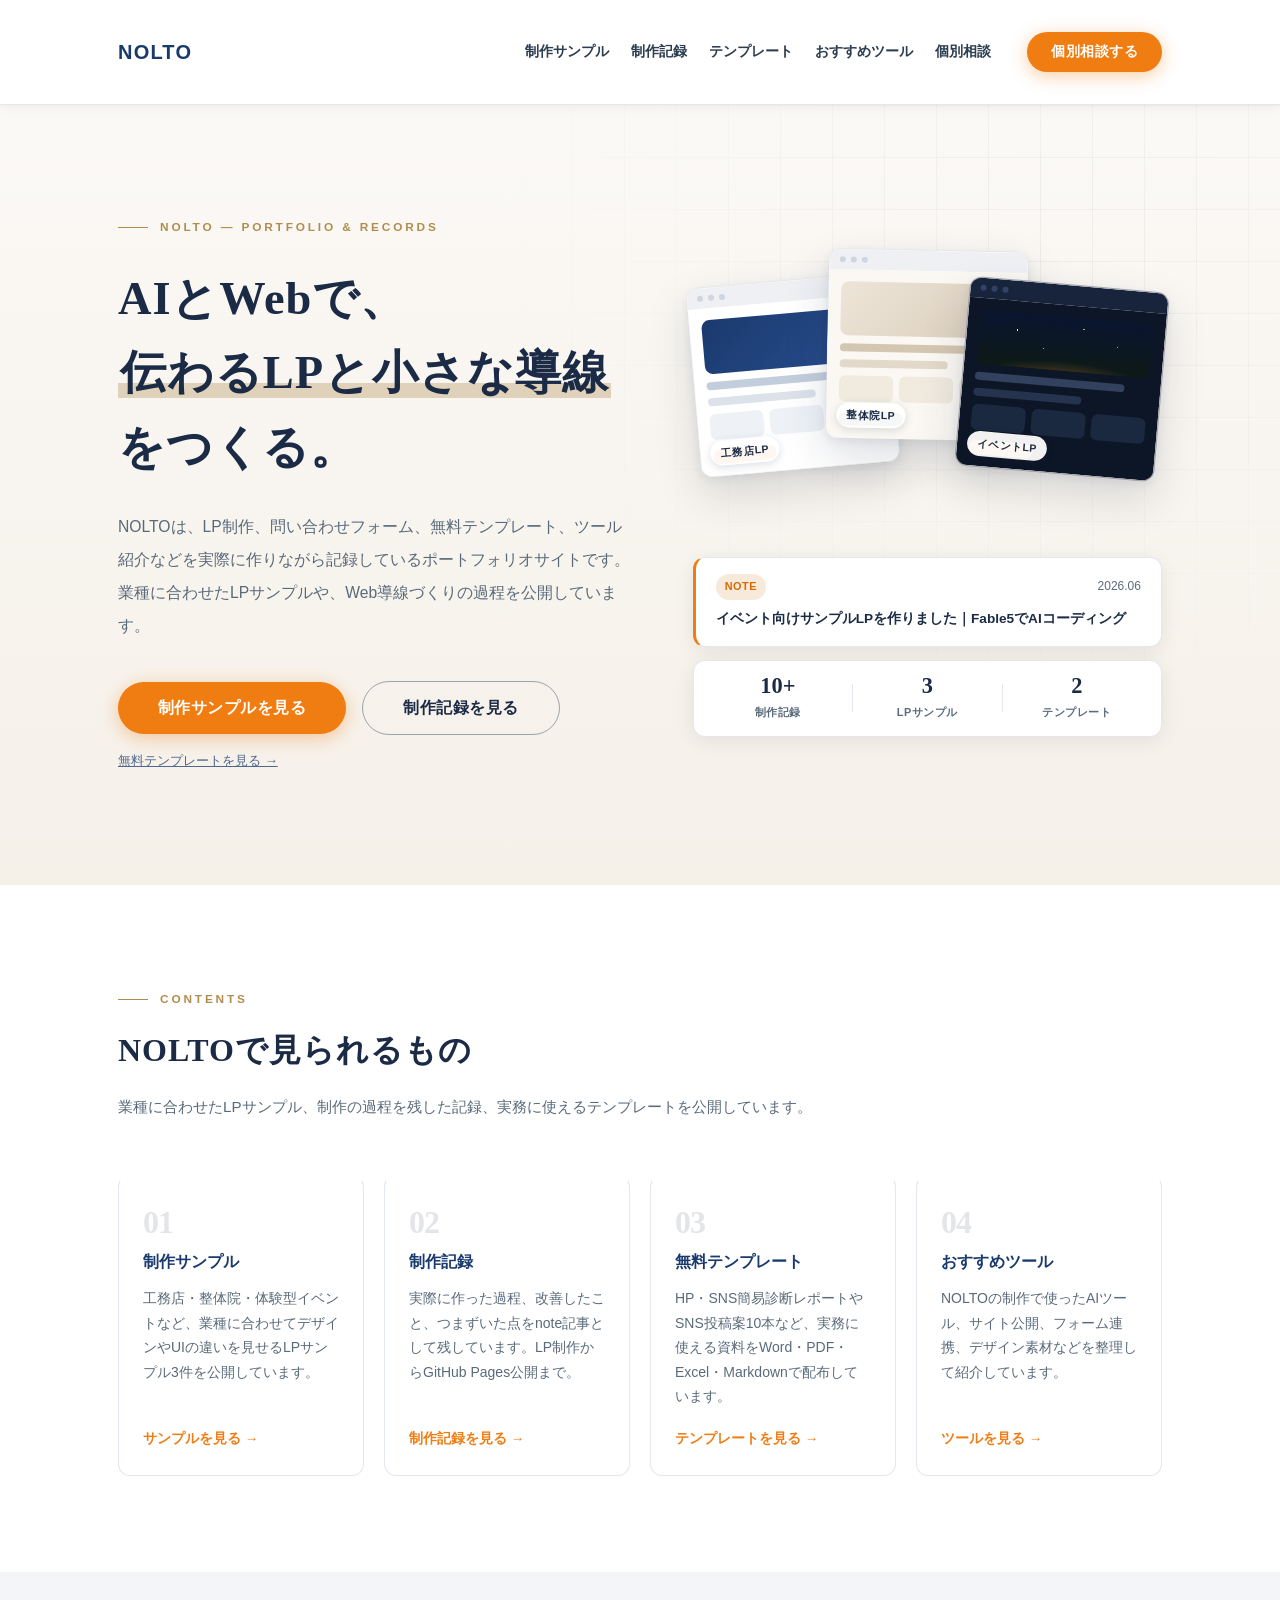
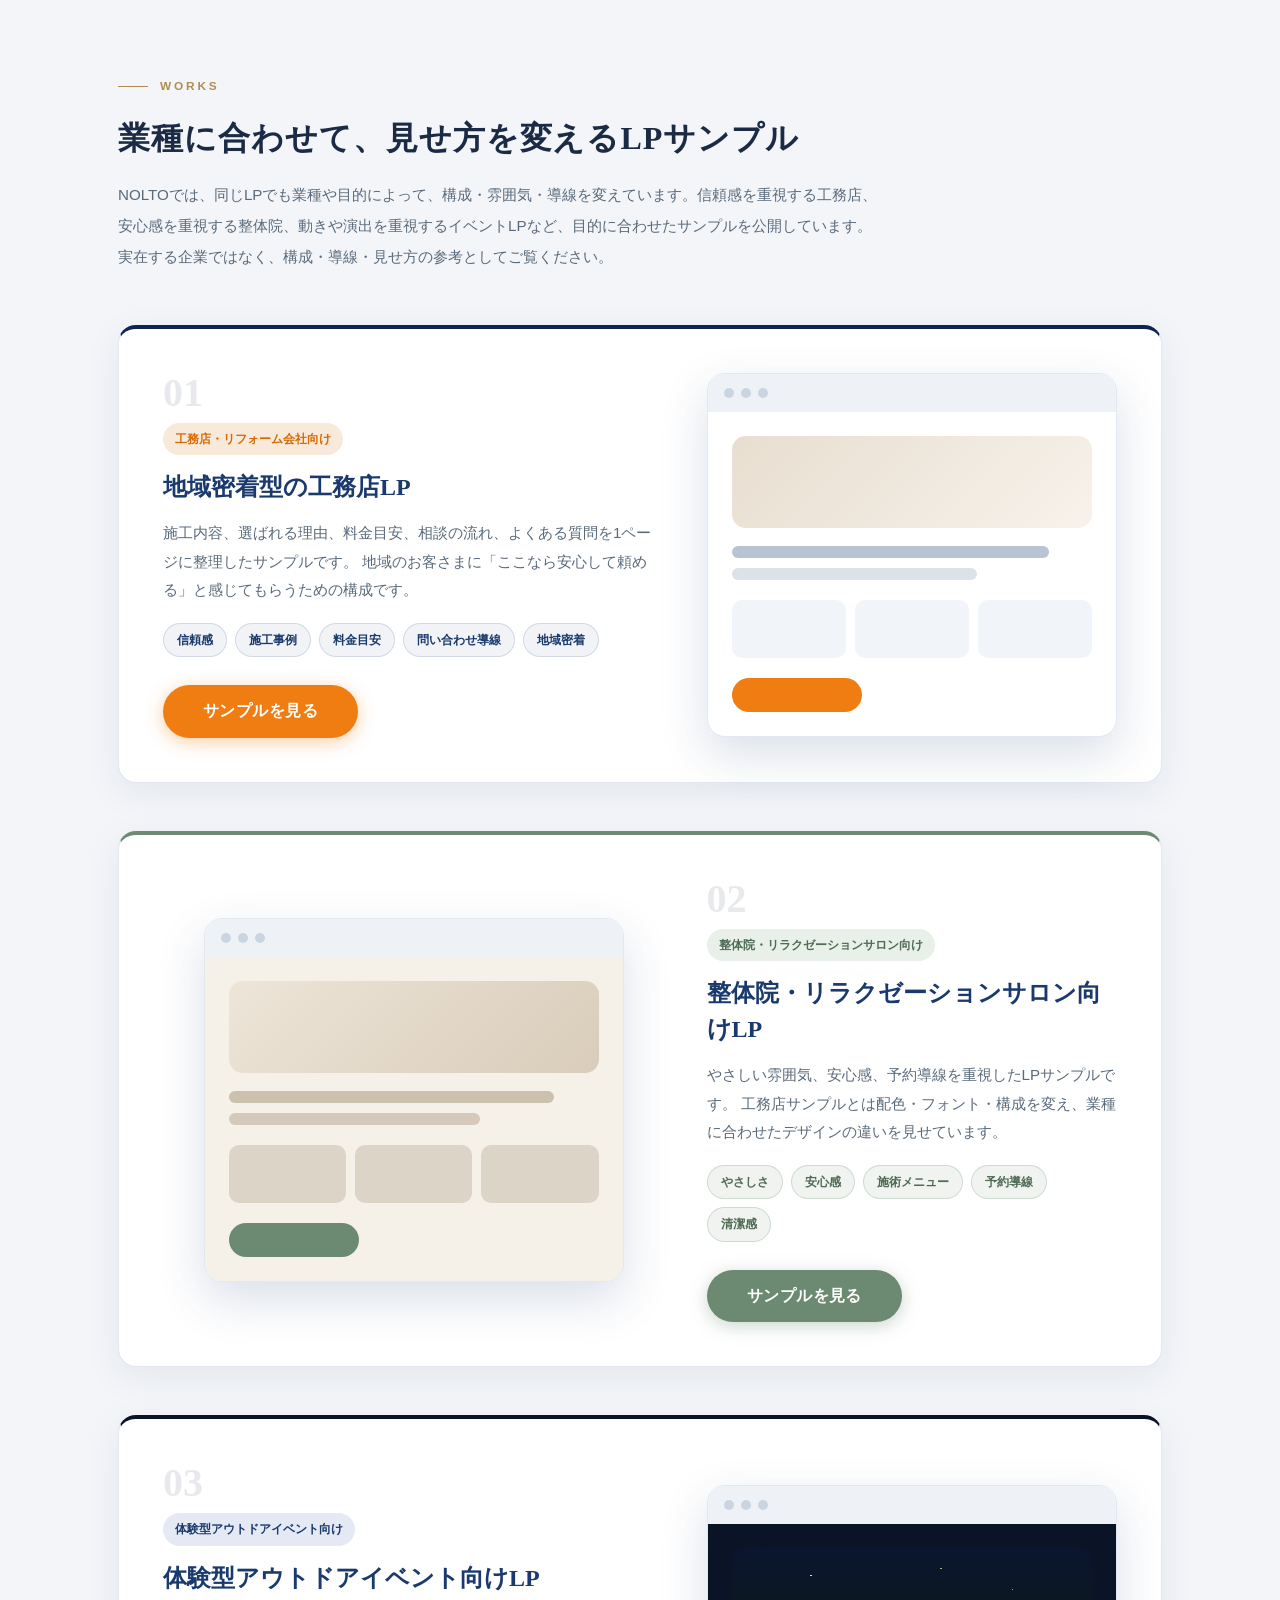
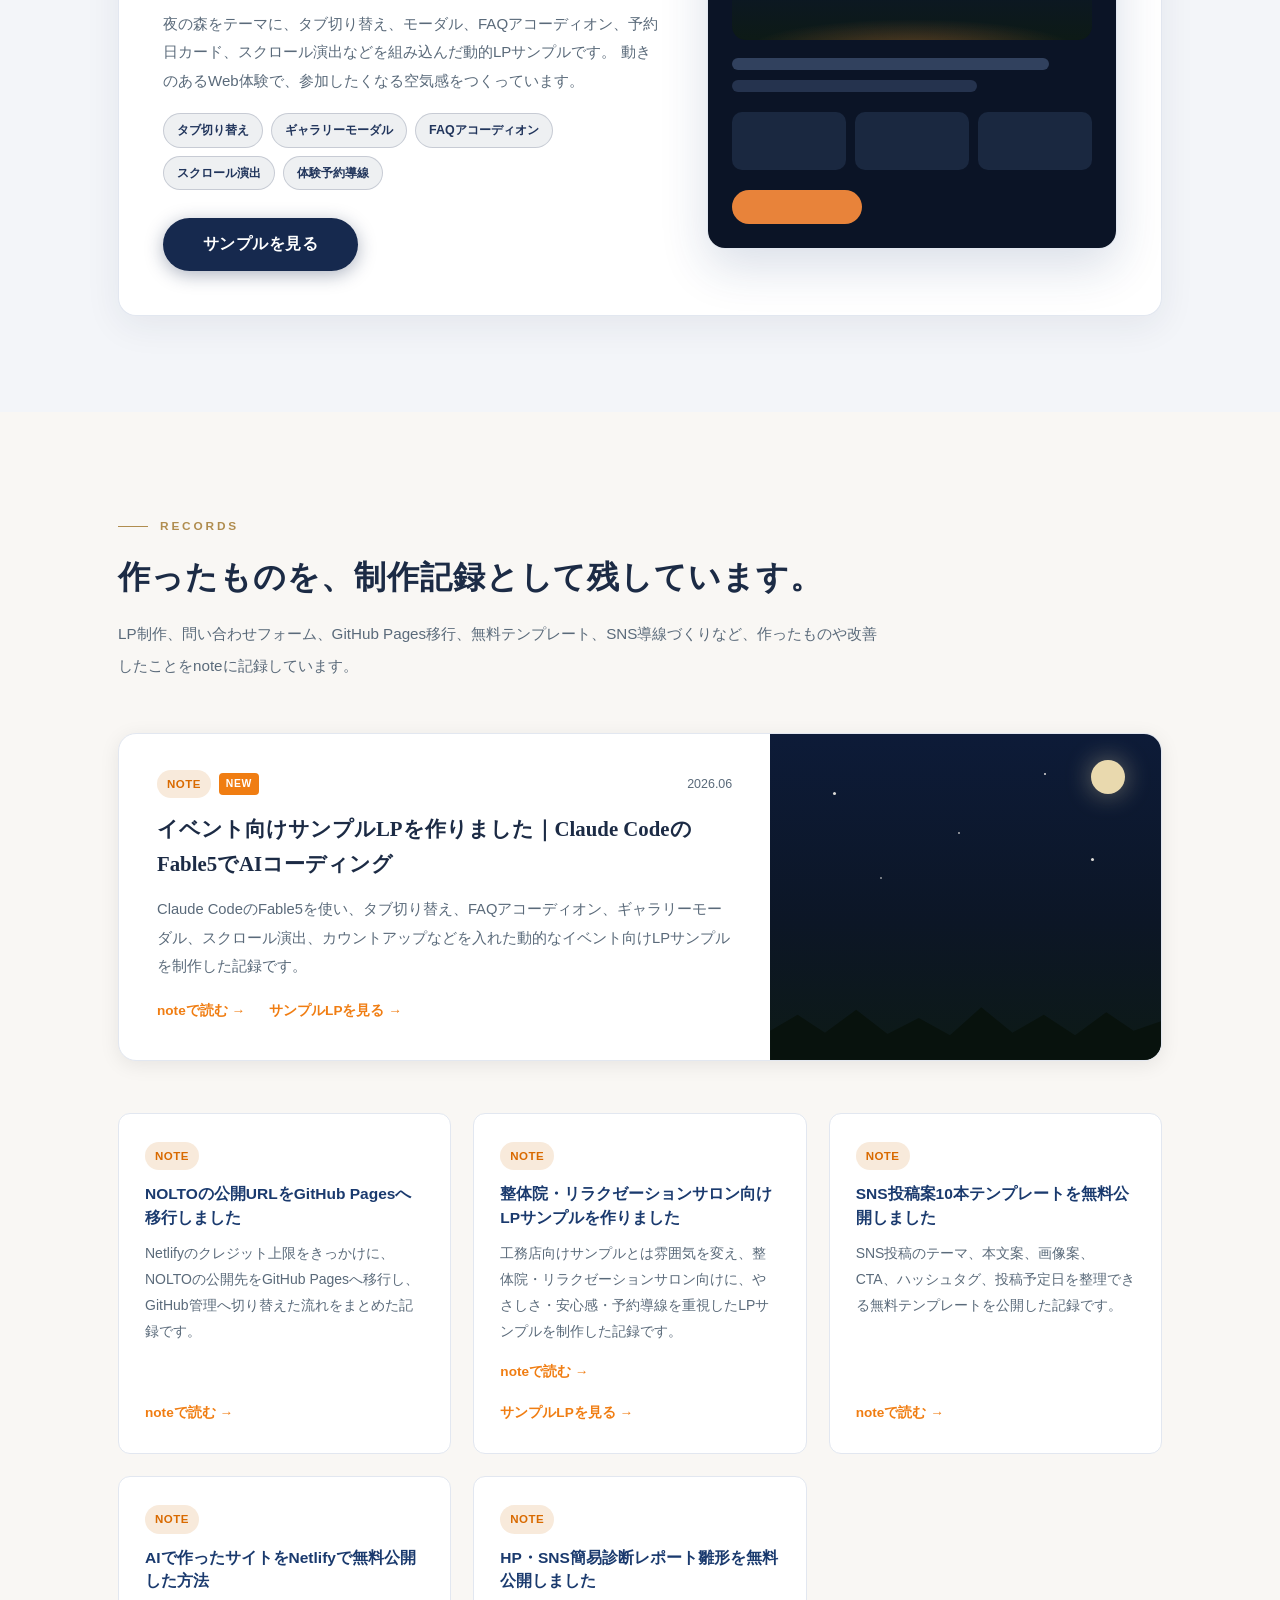
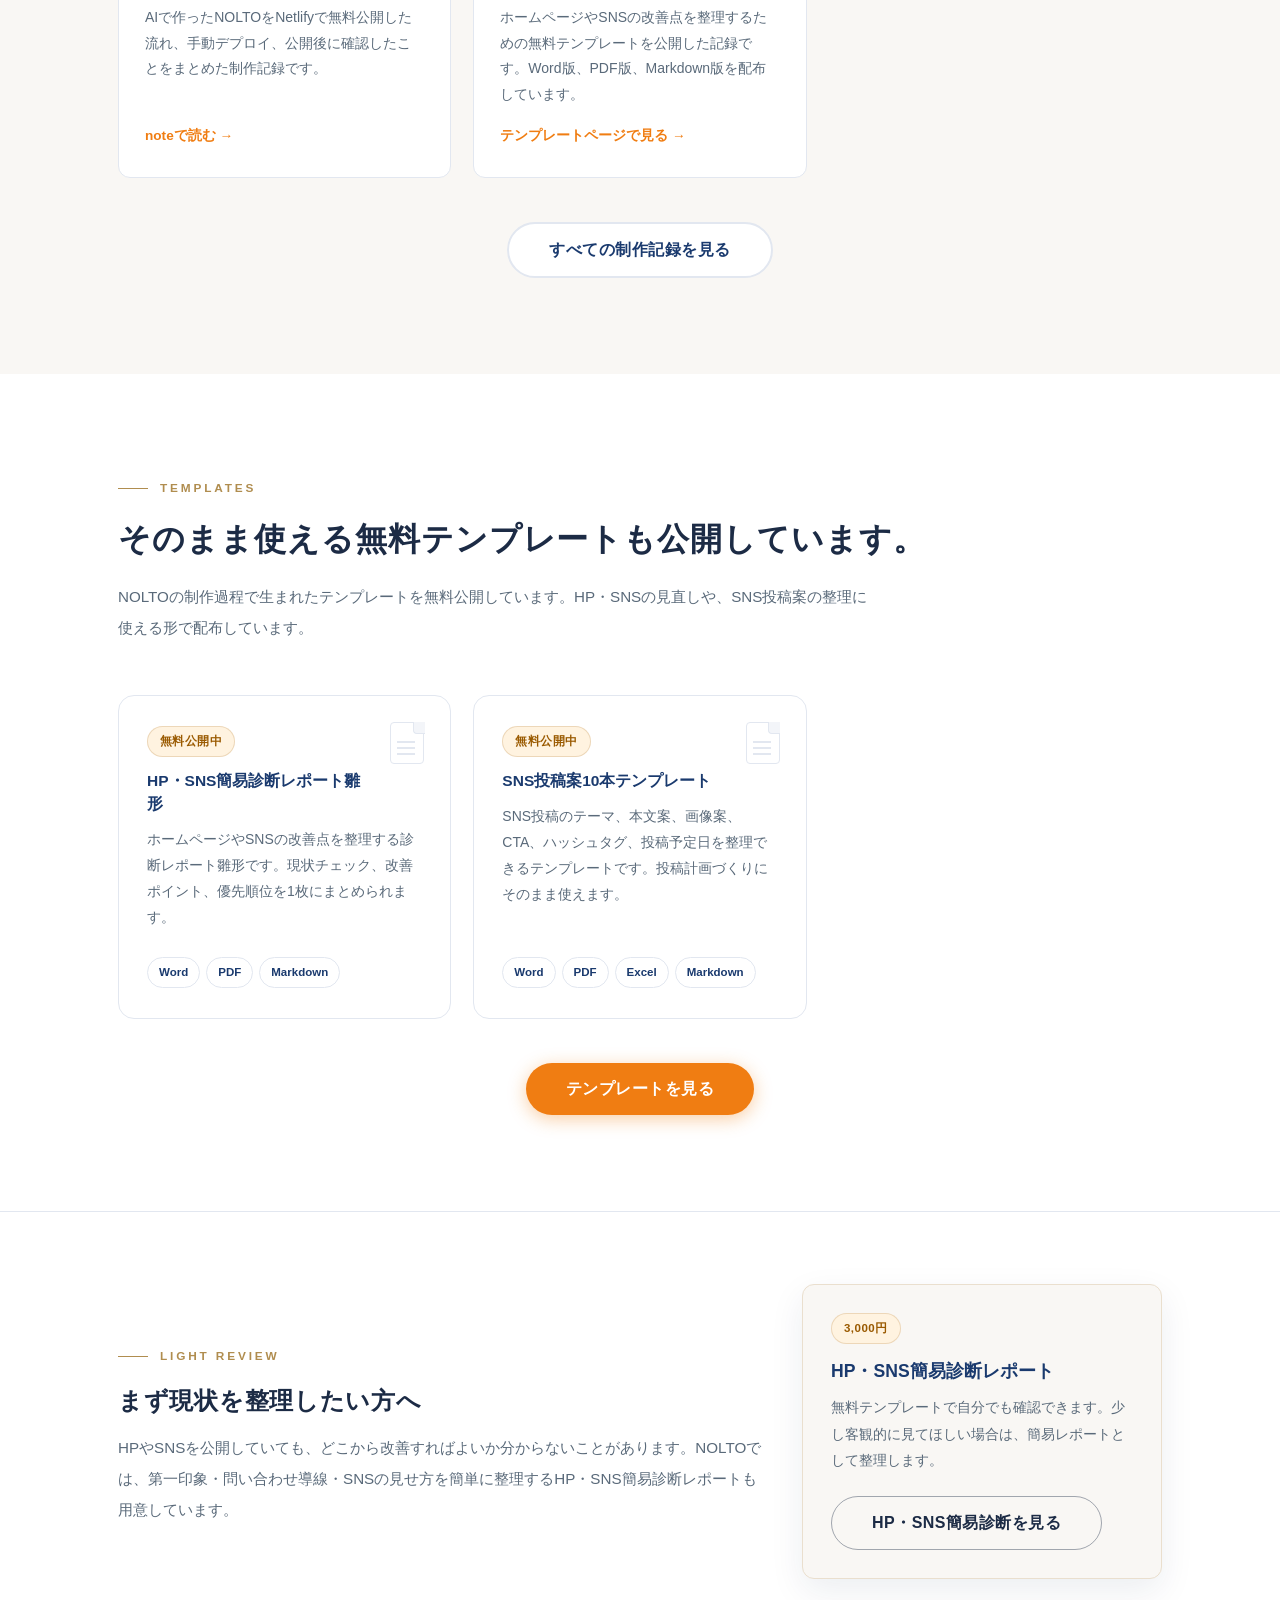
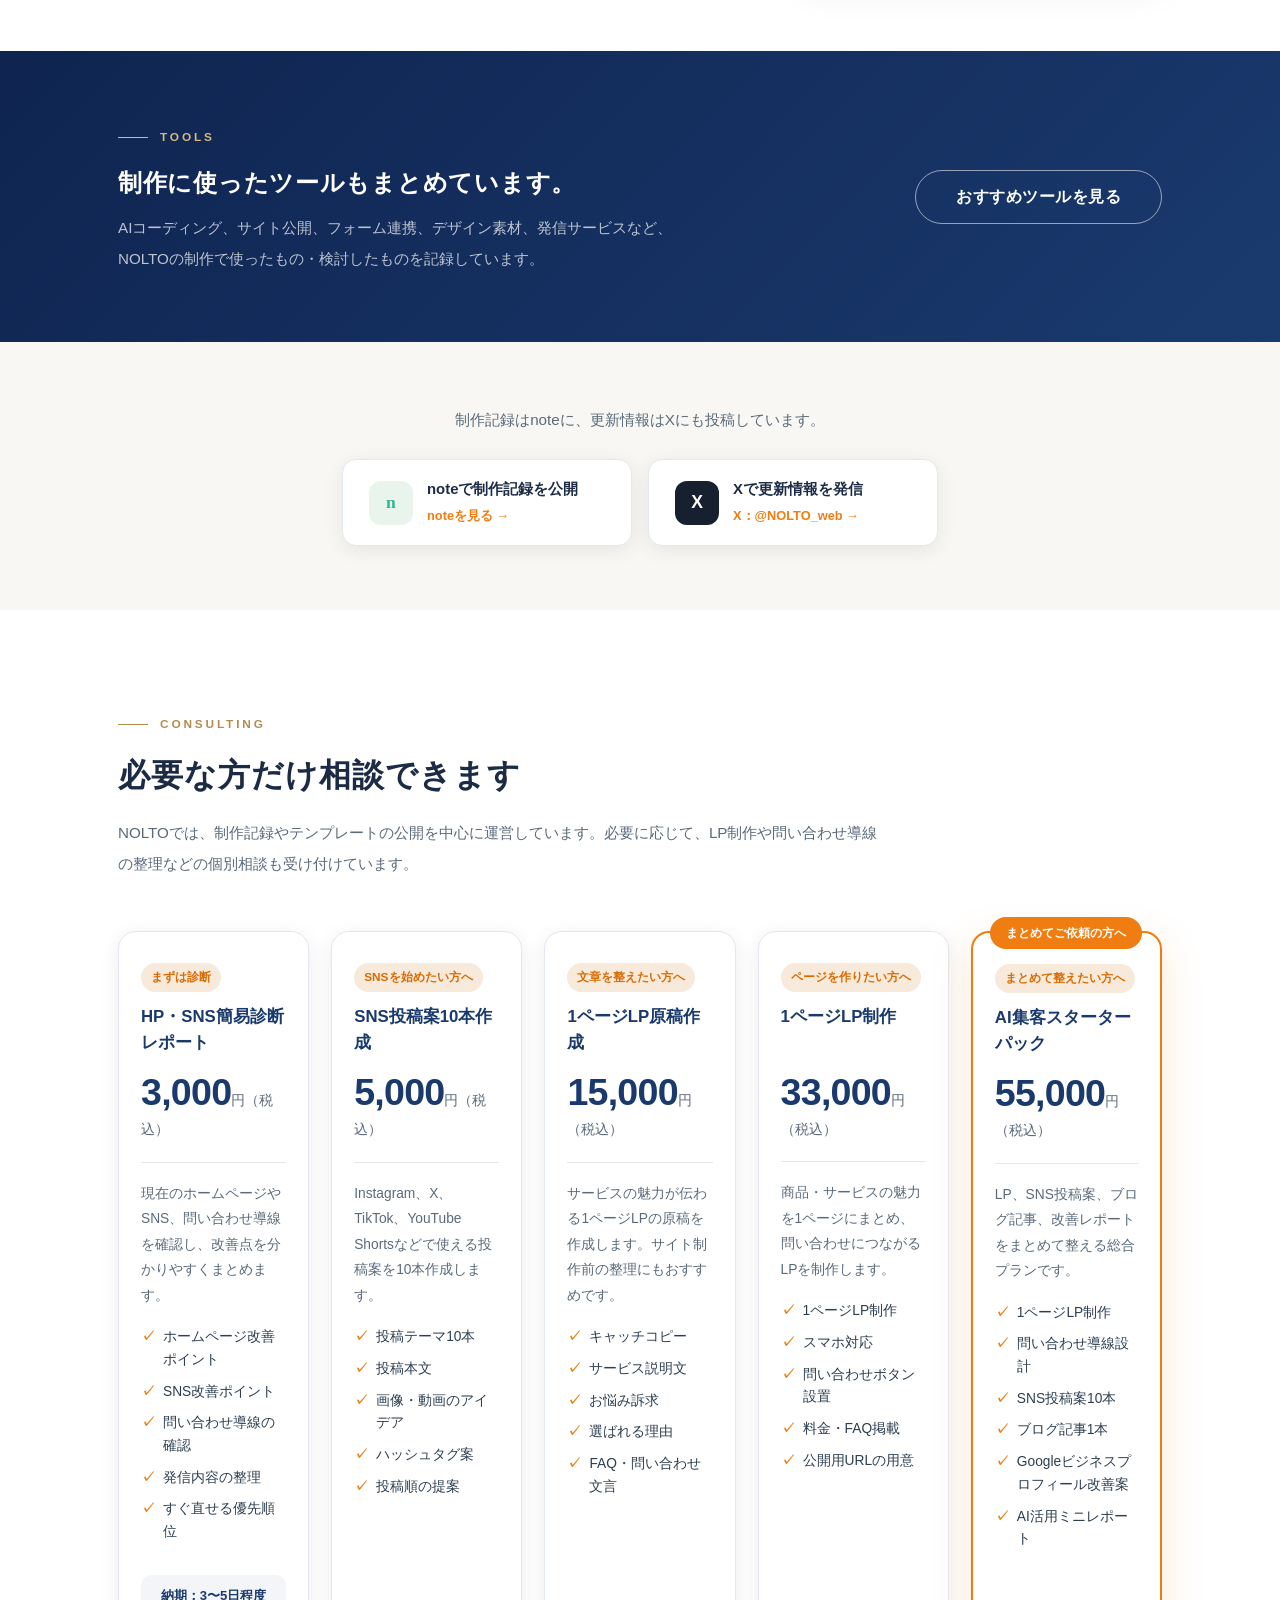
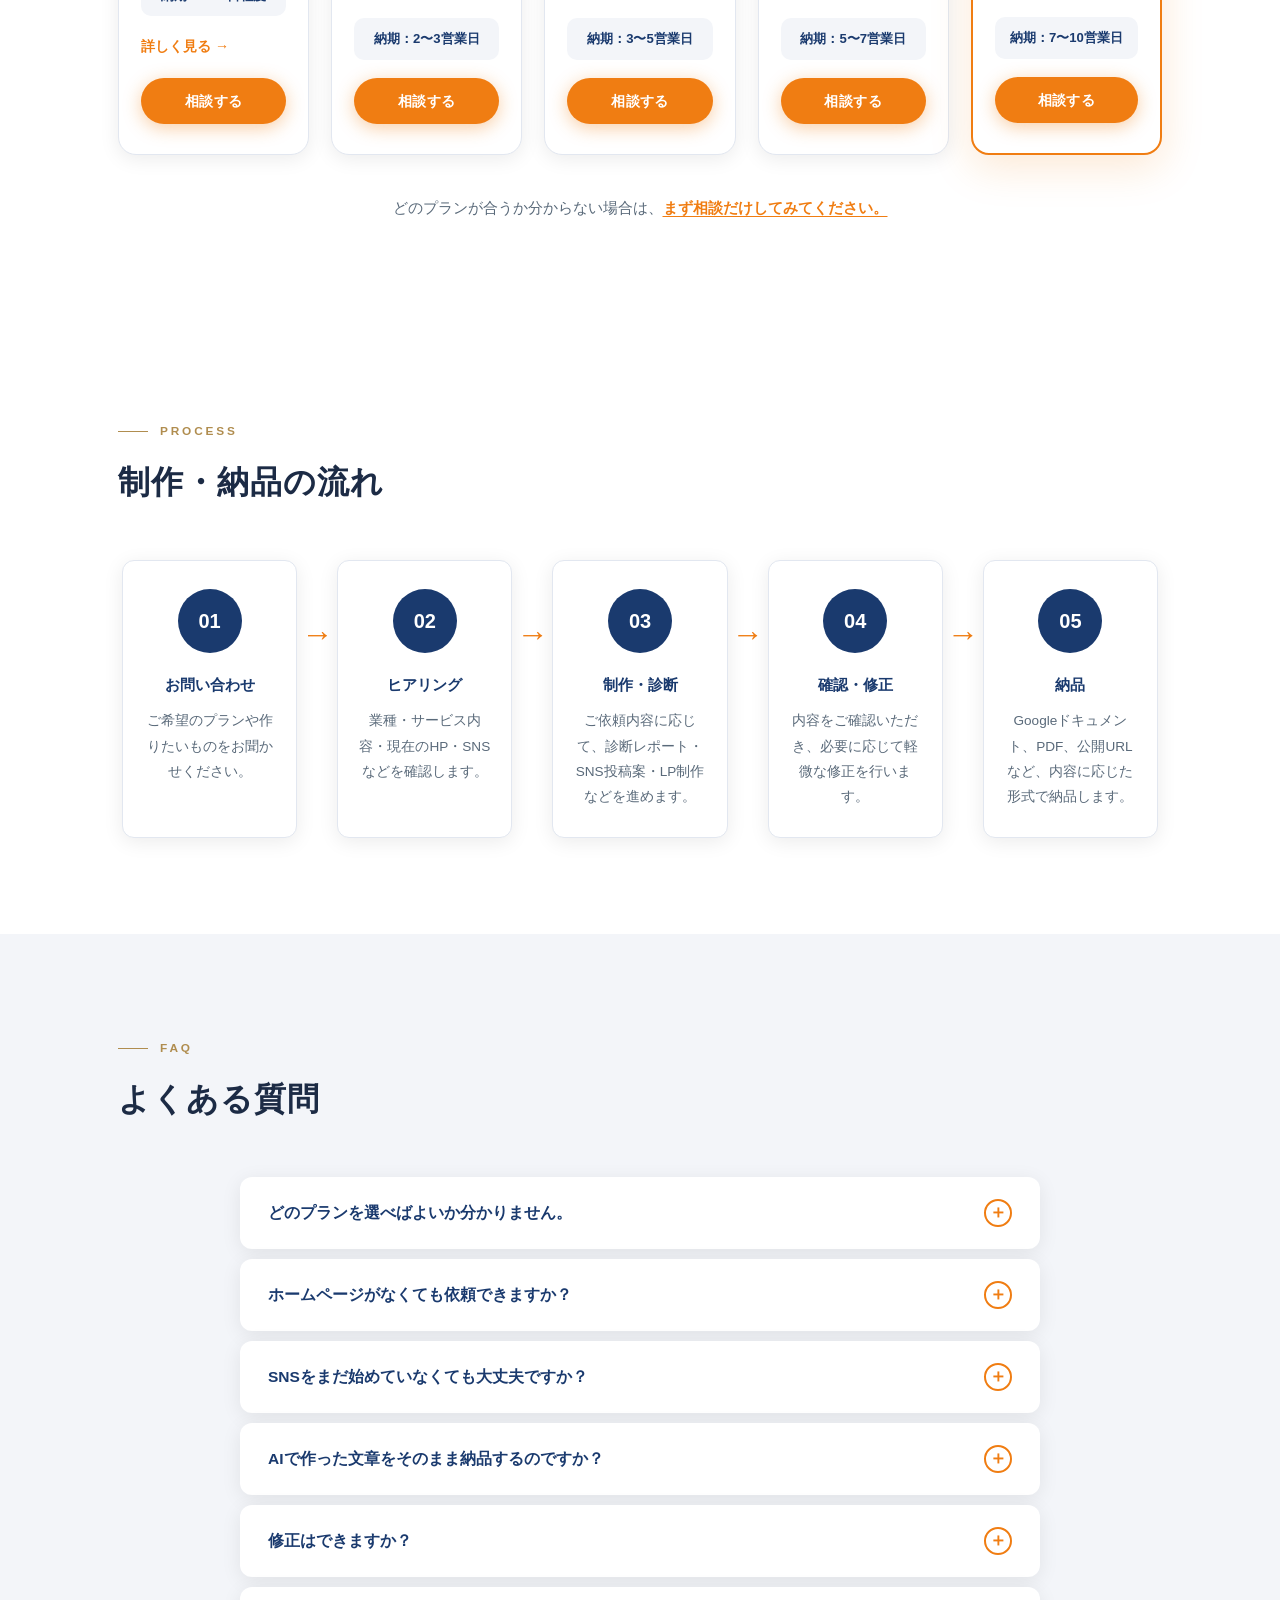
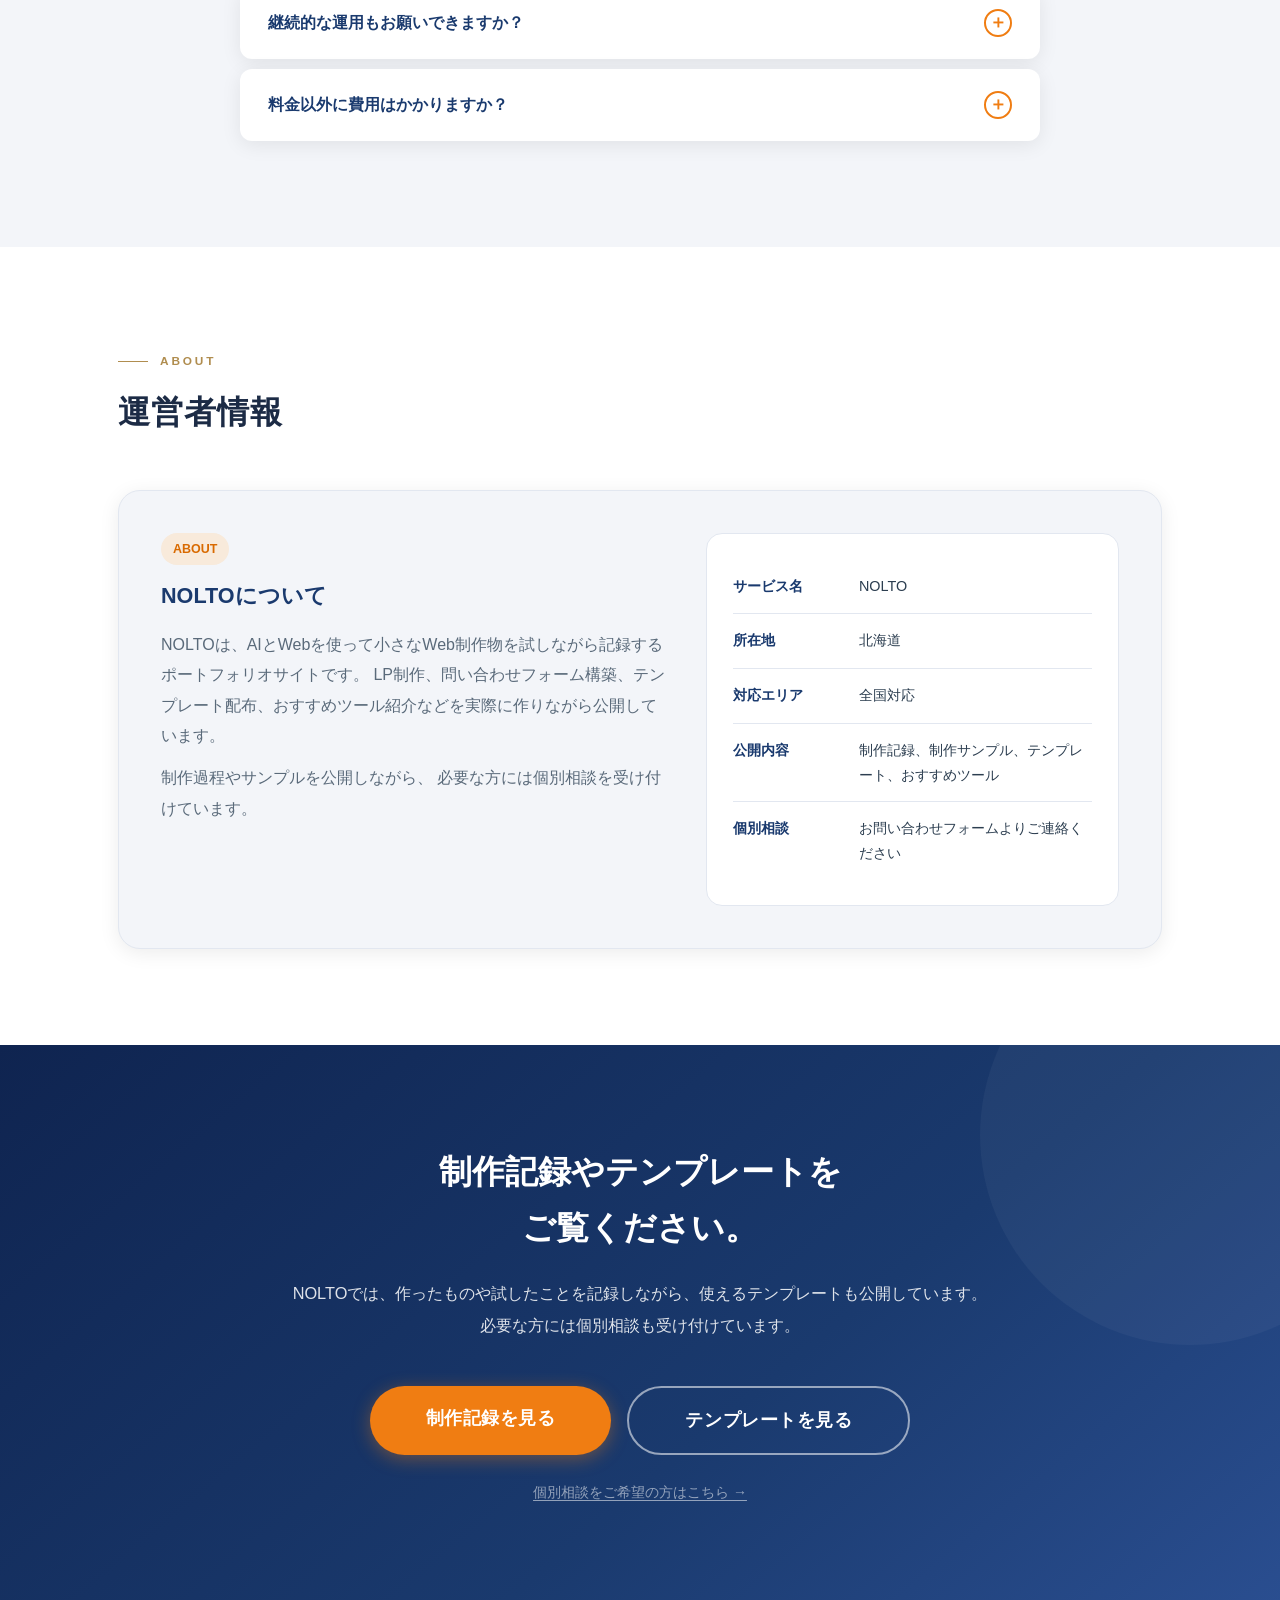
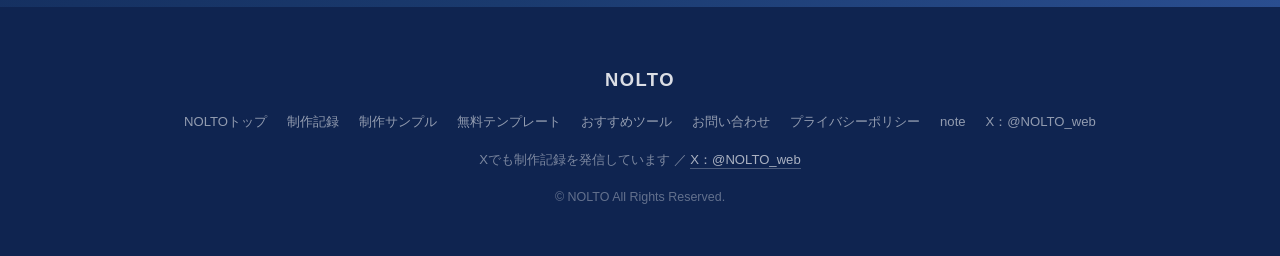
<file: index.html>
<!DOCTYPE html>
<html lang="ja">
<head>
  <meta charset="UTF-8">
  <meta name="viewport" content="width=device-width, initial-scale=1.0">
  <meta name="google-site-verification" content="Enwa9o13pj2TZtWgfmtSp_crAdyvZn3LQwAZy8qHIPU" />

  <title>NOLTO | AIとWebで小さな制作物を積み上げるポートフォリオ</title>
  <meta name="description" content="NOLTOは、AIとWebを使ったLP制作、問い合わせフォーム構築、テンプレート配布、ツール紹介などの制作記録をまとめたポートフォリオサイトです。">

  <!-- OGP / SNS共有用 -->
  <meta property="og:site_name" content="NOLTO">
  <meta property="og:type" content="website">
  <meta property="og:title" content="NOLTO | AIとWebで小さな制作物を積み上げるポートフォリオ">
  <meta property="og:description" content="NOLTOは、AIとWebを使ったLP制作、問い合わせフォーム構築、テンプレート配布、ツール紹介などの制作記録をまとめたポートフォリオサイトです。">
  <meta property="og:url" content="https://nolto-web.github.io/nolto/">
  <meta property="og:image" content="https://nolto-web.github.io/nolto/images/ogp-nolto.png">
  <meta property="og:image:width" content="1200">
  <meta property="og:image:height" content="630">
  <meta name="twitter:card" content="summary_large_image">
  <meta name="twitter:title" content="NOLTO | AIとWebで小さな制作物を積み上げるポートフォリオ">
  <meta name="twitter:description" content="NOLTOは、AIとWebを使ったLP制作、問い合わせフォーム構築、テンプレート配布、ツール紹介などの制作記録をまとめたポートフォリオサイトです。">
  <meta name="twitter:image" content="https://nolto-web.github.io/nolto/images/ogp-nolto.png">

  <link rel="stylesheet" href="style.css">

  <!-- Google tag (gtag.js) -->
  <script async src="https://www.googletagmanager.com/gtag/js?id=G-3QHENL6K99"></script>
  <script>
    window.dataLayer = window.dataLayer || [];
    function gtag(){dataLayer.push(arguments);}
    gtag('js', new Date());
    gtag('config', 'G-3QHENL6K99');
  </script>
</head>

<body class="page-home">

  <!-- ================================================
       ヘッダー
       ================================================ -->
  <header class="header">
    <div class="container header-inner">
      <a href="index.html" class="header-logo">NOLTO</a>
      <nav class="header-nav" aria-label="メインナビゲーション">
        <a href="#sample">制作サンプル</a>
        <a href="records.html">制作記録</a>
        <a href="templates.html">テンプレート</a>
        <a href="tools.html">おすすめツール</a>
        <a href="#plans">個別相談</a>
      </nav>
      <div class="header-actions">
        <a href="contact.html?plan=どれがよいか相談したい" class="btn btn-primary btn-sm">個別相談する</a>
      </div>
      <button class="hamburger" id="hamburger" aria-label="メニューを開く" aria-expanded="false">
        <span></span><span></span><span></span>
      </button>
    </div>
    <nav class="mobile-nav" id="mobileNav" aria-hidden="true">
      <a href="#sample">制作サンプル</a>
      <a href="records.html">制作記録</a>
      <a href="templates.html">テンプレート</a>
      <a href="tools.html">おすすめツール</a>
      <a href="#plans">個別相談</a>
      <a href="contact.html?plan=どれがよいか相談したい" class="btn btn-primary btn-sm">個別相談する</a>
    </nav>
  </header>

  <!-- ================================================
       ファーストビュー
       ================================================ -->
  <section class="hero">
    <div class="container hero-inner">

      <!-- 左カラム：テキスト + CTA -->
      <div class="hero-content">
        <p class="hero-eyebrow">NOLTO — PORTFOLIO &amp; RECORDS</p>

        <h1 class="hero-title">
          AIとWebで、<br>
          <span class="accent">伝わるLPと小さな導線</span>をつくる。
        </h1>

        <p class="hero-sub">
          NOLTOは、LP制作、問い合わせフォーム、無料テンプレート、ツール紹介などを実際に作りながら記録しているポートフォリオサイトです。業種に合わせたLPサンプルや、Web導線づくりの過程を公開しています。
        </p>

        <div class="hero-actions">
          <a href="#sample" class="btn btn-primary">制作サンプルを見る</a>
          <a href="records.html" class="btn btn-outline">制作記録を見る</a>
        </div>

        <p class="hero-note"><a href="templates.html">無料テンプレートを見る →</a></p>
      </div>

      <!-- 右カラム：制作物スタックビジュアル -->
      <div class="hero-visual" aria-hidden="true">

        <!-- LPサンプル3枚の扇状スタック -->
        <div class="hv-stack">
          <div class="hv-shot hv-shot--koumuten">
            <div class="hv-shot-bar"><i></i><i></i><i></i></div>
            <div class="hv-shot-body">
              <div class="hv-sb-hero"></div>
              <div class="hv-sb-line wide"></div>
              <div class="hv-sb-line"></div>
              <div class="hv-sb-grid"><span></span><span></span><span></span></div>
              <div class="hv-sb-btn"></div>
            </div>
            <span class="hv-shot-tag">工務店LP</span>
          </div>

          <div class="hv-shot hv-shot--salon">
            <div class="hv-shot-bar"><i></i><i></i><i></i></div>
            <div class="hv-shot-body">
              <div class="hv-sb-hero"></div>
              <div class="hv-sb-line wide"></div>
              <div class="hv-sb-line"></div>
              <div class="hv-sb-grid"><span></span><span></span><span></span></div>
              <div class="hv-sb-btn"></div>
            </div>
            <span class="hv-shot-tag">整体院LP</span>
          </div>

          <div class="hv-shot hv-shot--night">
            <div class="hv-shot-bar"><i></i><i></i><i></i></div>
            <div class="hv-shot-body">
              <div class="hv-sb-hero"></div>
              <div class="hv-sb-line wide"></div>
              <div class="hv-sb-line"></div>
              <div class="hv-sb-grid"><span></span><span></span><span></span></div>
              <div class="hv-sb-btn"></div>
            </div>
            <span class="hv-shot-tag">イベントLP</span>
          </div>
        </div>

        <!-- 最新の制作記録 -->
        <div class="hv-note">
          <div class="hv-note-row">
            <span class="hv-tag-note">NOTE</span>
            <span class="hv-date">2026.06</span>
          </div>
          <p class="hv-note-title">イベント向けサンプルLPを作りました｜Fable5でAIコーディング</p>
        </div>

        <!-- 統計ストリップ -->
        <div class="hv-strip">
          <div class="hv-strip-item">
            <span class="hv-strip-num">10+</span>
            <span class="hv-strip-lbl">制作記録</span>
          </div>
          <i class="hv-strip-sep"></i>
          <div class="hv-strip-item">
            <span class="hv-strip-num">3</span>
            <span class="hv-strip-lbl">LPサンプル</span>
          </div>
          <i class="hv-strip-sep"></i>
          <div class="hv-strip-item">
            <span class="hv-strip-num">2</span>
            <span class="hv-strip-lbl">テンプレート</span>
          </div>
        </div>

      </div>
    </div>
  </section>

  <!-- ================================================
       NOLTOで見られるもの
       ================================================ -->
  <section class="contents-overview section">
    <div class="container">
      <div class="sec-head">
        <span class="sec-en">CONTENTS</span>
        <h2 class="sec-ttl">NOLTOで見られるもの</h2>
        <p class="sec-lead">業種に合わせたLPサンプル、制作の過程を残した記録、実務に使えるテンプレートを公開しています。</p>
      </div>

      <div class="overview-grid">

        <a href="#sample" class="overview-card">
          <span class="overview-num">01</span>
          <h3>制作サンプル</h3>
          <p>工務店・整体院・体験型イベントなど、業種に合わせてデザインやUIの違いを見せるLPサンプル3件を公開しています。</p>
          <span class="overview-link">サンプルを見る →</span>
        </a>

        <a href="records.html" class="overview-card">
          <span class="overview-num">02</span>
          <h3>制作記録</h3>
          <p>実際に作った過程、改善したこと、つまずいた点をnote記事として残しています。LP制作からGitHub Pages公開まで。</p>
          <span class="overview-link">制作記録を見る →</span>
        </a>

        <a href="templates.html" class="overview-card">
          <span class="overview-num">03</span>
          <h3>無料テンプレート</h3>
          <p>HP・SNS簡易診断レポートやSNS投稿案10本など、実務に使える資料をWord・PDF・Excel・Markdownで配布しています。</p>
          <span class="overview-link">テンプレートを見る →</span>
        </a>

        <a href="tools.html" class="overview-card">
          <span class="overview-num">04</span>
          <h3>おすすめツール</h3>
          <p>NOLTOの制作で使ったAIツール、サイト公開、フォーム連携、デザイン素材などを整理して紹介しています。</p>
          <span class="overview-link">ツールを見る →</span>
        </a>

      </div>
    </div>
  </section>

  <!-- ================================================
       制作サンプル（最重要セクション）
       ================================================ -->
  <section id="sample" class="sample section">
    <div class="container">
      <div class="sec-head">
        <span class="sec-en">WORKS</span>
        <h2 class="sec-ttl">業種に合わせて、見せ方を変えるLPサンプル</h2>
        <p class="sec-lead">
          NOLTOでは、同じLPでも業種や目的によって、構成・雰囲気・導線を変えています。信頼感を重視する工務店、安心感を重視する整体院、動きや演出を重視するイベントLPなど、目的に合わせたサンプルを公開しています。実在する企業ではなく、構成・導線・見せ方の参考としてご覧ください。
        </p>
      </div>

      <!-- 工務店向けサンプル -->
      <div class="sample-card sample-card--koumuten">
        <div class="sample-content">
          <span class="sample-no" aria-hidden="true">01</span>
          <span class="sample-label">工務店・リフォーム会社向け</span>
          <h3>地域密着型の工務店LP</h3>
          <p>
            施工内容、選ばれる理由、料金目安、相談の流れ、よくある質問を1ページに整理したサンプルです。
            地域のお客さまに「ここなら安心して頼める」と感じてもらうための構成です。
          </p>

          <div class="sample-tags">
            <span class="sample-tag">信頼感</span>
            <span class="sample-tag">施工事例</span>
            <span class="sample-tag">料金目安</span>
            <span class="sample-tag">問い合わせ導線</span>
            <span class="sample-tag">地域密着</span>
          </div>

          <a href="sample/" class="btn btn-primary">サンプルを見る</a>
        </div>

        <div class="sample-preview" aria-label="工務店サンプルLPのイメージ">
          <div class="preview-browser">
            <div class="preview-bar">
              <span></span><span></span><span></span>
            </div>
            <div class="preview-body">
              <div class="preview-hero"></div>
              <div class="preview-line wide"></div>
              <div class="preview-line"></div>
              <div class="preview-grid">
                <div></div><div></div><div></div>
              </div>
              <div class="preview-button"></div>
            </div>
          </div>
        </div>
      </div>

      <!-- 整体院・サロン向けサンプル -->
      <div class="sample-card sample-card--salon">
        <div class="sample-content">
          <span class="sample-no" aria-hidden="true">02</span>
          <span class="sample-label sample-label--salon">整体院・リラクゼーションサロン向け</span>
          <h3>整体院・リラクゼーションサロン向けLP</h3>
          <p>
            やさしい雰囲気、安心感、予約導線を重視したLPサンプルです。
            工務店サンプルとは配色・フォント・構成を変え、業種に合わせたデザインの違いを見せています。
          </p>

          <div class="sample-tags">
            <span class="sample-tag sample-tag--salon">やさしさ</span>
            <span class="sample-tag sample-tag--salon">安心感</span>
            <span class="sample-tag sample-tag--salon">施術メニュー</span>
            <span class="sample-tag sample-tag--salon">予約導線</span>
            <span class="sample-tag sample-tag--salon">清潔感</span>
          </div>

          <a href="sample-relaxation/" class="btn btn-primary btn-salon">サンプルを見る</a>
        </div>

        <div class="sample-preview" aria-label="整体院サンプルLPのイメージ">
          <div class="preview-browser">
            <div class="preview-bar">
              <span></span><span></span><span></span>
            </div>
            <div class="preview-body preview-relaxation">
              <div class="preview-hero"></div>
              <div class="preview-line wide"></div>
              <div class="preview-line"></div>
              <div class="preview-grid">
                <div></div><div></div><div></div>
              </div>
              <div class="preview-button"></div>
            </div>
          </div>
        </div>
      </div>

      <!-- 体験型アウトドアイベント向けサンプル -->
      <div class="sample-card sample-card--night">
        <div class="sample-content">
          <span class="sample-no" aria-hidden="true">03</span>
          <span class="sample-label sample-label--night">体験型アウトドアイベント向け</span>
          <h3>体験型アウトドアイベント向けLP</h3>
          <p>
            夜の森をテーマに、タブ切り替え、モーダル、FAQアコーディオン、予約日カード、スクロール演出などを組み込んだ動的LPサンプルです。
            動きのあるWeb体験で、参加したくなる空気感をつくっています。
          </p>

          <div class="sample-tags">
            <span class="sample-tag sample-tag--night">タブ切り替え</span>
            <span class="sample-tag sample-tag--night">ギャラリーモーダル</span>
            <span class="sample-tag sample-tag--night">FAQアコーディオン</span>
            <span class="sample-tag sample-tag--night">スクロール演出</span>
            <span class="sample-tag sample-tag--night">体験予約導線</span>
          </div>

          <a href="sample-night-forest/" class="btn btn-primary btn-night">サンプルを見る</a>
        </div>

        <div class="sample-preview" aria-label="アウトドアイベントサンプルLPのイメージ">
          <div class="preview-browser">
            <div class="preview-bar">
              <span></span><span></span><span></span>
            </div>
            <div class="preview-body preview-night">
              <div class="preview-hero"></div>
              <div class="preview-line wide"></div>
              <div class="preview-line"></div>
              <div class="preview-grid">
                <div></div><div></div><div></div>
              </div>
              <div class="preview-button"></div>
            </div>
          </div>
        </div>
      </div>

    </div>
  </section>

  <!-- ================================================
       制作記録
       ================================================ -->
  <section id="records" class="records section">
    <div class="container">
      <div class="sec-head">
        <span class="sec-en">RECORDS</span>
        <h2 class="sec-ttl">作ったものを、制作記録として残しています。</h2>
        <p class="sec-lead">
          LP制作、問い合わせフォーム、GitHub Pages移行、無料テンプレート、SNS導線づくりなど、作ったものや改善したことをnoteに記録しています。
        </p>
      </div>

      <!-- 最新記事（フィーチャー表示） -->
      <article class="record-featured">
        <div class="record-featured-main">
          <div class="record-card-top">
            <span class="record-tag">NOTE</span>
            <span class="record-new-label">NEW</span>
            <span class="record-date">2026.06</span>
          </div>
          <h3>イベント向けサンプルLPを作りました｜Claude CodeのFable5でAIコーディング</h3>
          <p>Claude CodeのFable5を使い、タブ切り替え、FAQアコーディオン、ギャラリーモーダル、スクロール演出、カウントアップなどを入れた動的なイベント向けLPサンプルを制作した記録です。</p>
          <div class="record-featured-links">
            <a href="https://note.com/nolto_web/n/nb9e7a95d3b45" class="record-link" target="_blank" rel="noopener">noteで読む →</a>
            <a href="sample-night-forest/" class="record-link">サンプルLPを見る →</a>
          </div>
        </div>
        <div class="record-featured-visual" aria-hidden="true">
          <div class="rf-scene">
            <i class="rf-star"></i><i class="rf-star"></i><i class="rf-star"></i>
            <i class="rf-star"></i><i class="rf-star"></i>
            <span class="rf-moon"></span>
            <span class="rf-trees"></span>
          </div>
        </div>
      </article>

      <div class="records-grid records-grid--home">

        <article class="record-card">
          <span class="record-tag">NOTE</span>
          <h3>NOLTOの公開URLをGitHub Pagesへ移行しました</h3>
          <p>Netlifyのクレジット上限をきっかけに、NOLTOの公開先をGitHub Pagesへ移行し、GitHub管理へ切り替えた流れをまとめた記録です。</p>
          <a href="https://note.com/nolto_web/n/nf5975db35410" class="record-link" target="_blank" rel="noopener">noteで読む →</a>
        </article>

        <article class="record-card">
          <span class="record-tag">NOTE</span>
          <h3>整体院・リラクゼーションサロン向けLPサンプルを作りました</h3>
          <p>工務店向けサンプルとは雰囲気を変え、整体院・リラクゼーションサロン向けに、やさしさ・安心感・予約導線を重視したLPサンプルを制作した記録です。</p>
          <a href="https://note.com/msy9989/n/nc29645d15f97?app_launch=false" class="record-link" target="_blank" rel="noopener">noteで読む →</a>
          <a href="sample-relaxation/" class="record-link">サンプルLPを見る →</a>
        </article>

        <article class="record-card">
          <span class="record-tag">NOTE</span>
          <h3>SNS投稿案10本テンプレートを無料公開しました</h3>
          <p>SNS投稿のテーマ、本文案、画像案、CTA、ハッシュタグ、投稿予定日を整理できる無料テンプレートを公開した記録です。</p>
          <a href="https://note.com/msy9989/n/n7fae117e617c" class="record-link" target="_blank" rel="noopener">noteで読む →</a>
        </article>

        <article class="record-card">
          <span class="record-tag">NOTE</span>
          <h3>AIで作ったサイトをNetlifyで無料公開した方法</h3>
          <p>AIで作ったNOLTOをNetlifyで無料公開した流れ、手動デプロイ、公開後に確認したことをまとめた制作記録です。</p>
          <a href="https://note.com/msy9989/n/n9479df737b32" class="record-link" target="_blank" rel="noopener">noteで読む →</a>
        </article>

        <article class="record-card">
          <span class="record-tag">NOTE</span>
          <h3>HP・SNS簡易診断レポート雛形を無料公開しました</h3>
          <p>ホームページやSNSの改善点を整理するための無料テンプレートを公開した記録です。Word版、PDF版、Markdown版を配布しています。</p>
          <a href="templates.html" class="record-link">テンプレートページで見る →</a>
        </article>

      </div>

      <div class="tools-cta">
        <a href="records.html" class="btn btn-secondary">すべての制作記録を見る</a>
      </div>
    </div>
  </section>

  <!-- ================================================
       無料テンプレート
       ================================================ -->
  <section id="templates" class="templates section">
    <div class="container">
      <div class="sec-head">
        <span class="sec-en">TEMPLATES</span>
        <h2 class="sec-ttl">そのまま使える無料テンプレートも公開しています。</h2>
        <p class="sec-lead">
          NOLTOの制作過程で生まれたテンプレートを無料公開しています。HP・SNSの見直しや、SNS投稿案の整理に使える形で配布しています。
        </p>
      </div>

      <div class="templates-grid">

        <div class="template-card">
          <span class="template-doc-icon" aria-hidden="true"></span>
          <span class="template-status is-public">無料公開中</span>
          <h3>HP・SNS簡易診断レポート雛形</h3>
          <p>ホームページやSNSの改善点を整理する診断レポート雛形です。現状チェック、改善ポイント、優先順位を1枚にまとめられます。</p>
          <div class="template-chip-row">
            <span class="template-chip">Word</span>
            <span class="template-chip">PDF</span>
            <span class="template-chip">Markdown</span>
          </div>
        </div>

        <div class="template-card">
          <span class="template-doc-icon" aria-hidden="true"></span>
          <span class="template-status is-public">無料公開中</span>
          <h3>SNS投稿案10本テンプレート</h3>
          <p>SNS投稿のテーマ、本文案、画像案、CTA、ハッシュタグ、投稿予定日を整理できるテンプレートです。投稿計画づくりにそのまま使えます。</p>
          <div class="template-chip-row">
            <span class="template-chip">Word</span>
            <span class="template-chip">PDF</span>
            <span class="template-chip">Excel</span>
            <span class="template-chip">Markdown</span>
          </div>
        </div>

      </div>

      <div class="tools-cta">
        <a href="templates.html" class="btn btn-primary">テンプレートを見る</a>
      </div>
    </div>
  </section>

  <!-- ================================================
       HP・SNS簡易診断
       ================================================ -->
  <section class="diagnosis-intro">
    <div class="container diagnosis-intro-inner">
      <div class="diagnosis-intro-copy">
        <span class="sec-en">LIGHT REVIEW</span>
        <h2 class="sec-ttl sec-ttl--sm">まず現状を整理したい方へ</h2>
        <p class="sec-lead">
          HPやSNSを公開していても、どこから改善すればよいか分からないことがあります。NOLTOでは、第一印象・問い合わせ導線・SNSの見せ方を簡単に整理するHP・SNS簡易診断レポートも用意しています。
        </p>
      </div>
      <article class="diagnosis-intro-card">
        <span class="template-status is-public">3,000円</span>
        <h3>HP・SNS簡易診断レポート</h3>
        <p>無料テンプレートで自分でも確認できます。少し客観的に見てほしい場合は、簡易レポートとして整理します。</p>
        <a href="diagnosis.html" class="btn btn-outline">HP・SNS簡易診断を見る</a>
      </article>
    </div>
  </section>

  <!-- ================================================
       おすすめツール（帯）
       ================================================ -->
  <section id="tools" class="tools-band">
    <div class="container tools-band-inner">
      <div class="tools-band-text">
        <span class="sec-en">TOOLS</span>
        <h2 class="sec-ttl sec-ttl--sm">制作に使ったツールもまとめています。</h2>
        <p class="sec-lead">
          AIコーディング、サイト公開、フォーム連携、デザイン素材、発信サービスなど、NOLTOの制作で使ったもの・検討したものを記録しています。
        </p>
      </div>
      <a href="tools.html" class="btn btn-outline">おすすめツールを見る</a>
    </div>
  </section>

  <!-- ================================================
       note・X 発信導線
       ================================================ -->
  <section class="follow">
    <div class="container">
      <p class="follow-lead">制作記録はnoteに、更新情報はXにも投稿しています。</p>
      <div class="follow-cards">
        <a href="https://note.com/nolto_web" class="follow-card" target="_blank" rel="noopener">
          <span class="follow-icn follow-icn--note" aria-hidden="true">n</span>
          <span class="follow-body">
            <strong>noteで制作記録を公開</strong>
            <small>noteを見る →</small>
          </span>
        </a>
        <a href="https://x.com/NOLTO_web" class="follow-card" target="_blank" rel="noopener">
          <span class="follow-icn follow-icn--x" aria-hidden="true">X</span>
          <span class="follow-body">
            <strong>Xで更新情報を発信</strong>
            <small>X：@NOLTO_web →</small>
          </span>
        </a>
      </div>
    </div>
  </section>

  <!-- ================================================
       個別制作・相談について
       ================================================ -->
  <section id="plans" class="plans section">
    <div class="container">
      <div class="sec-head">
        <span class="sec-en">CONSULTING</span>
        <h2 class="sec-ttl">必要な方だけ相談できます</h2>
        <p class="sec-lead">
          NOLTOでは、制作記録やテンプレートの公開を中心に運営しています。必要に応じて、LP制作や問い合わせ導線の整理などの個別相談も受け付けています。
        </p>
      </div>

      <div class="plans-grid">

        <!-- プラン1 -->
        <article class="plan-card">
          <div class="plan-head">
            <span class="plan-tag">まずは診断</span>
            <h3>HP・SNS簡易診断レポート</h3>
          </div>
          <div class="plan-price">
            <span class="price-num">3,000</span><span class="price-unit">円（税込）</span>
          </div>
          <p class="plan-lead">
            現在のホームページやSNS、問い合わせ導線を確認し、改善点を分かりやすくまとめます。
          </p>
          <ul class="plan-list">
            <li>ホームページ改善ポイント</li>
            <li>SNS改善ポイント</li>
            <li>問い合わせ導線の確認</li>
            <li>発信内容の整理</li>
            <li>すぐ直せる優先順位</li>
          </ul>
          <p class="plan-delivery">納期：3〜5日程度</p>
          <a href="diagnosis.html" class="plan-detail-link">詳しく見る →</a>
          <a href="contact.html?plan=HP・SNS簡易診断レポート" class="btn btn-primary btn-block">相談する</a>
        </article>

        <!-- プラン2 -->
        <article class="plan-card">
          <div class="plan-head">
            <span class="plan-tag">SNSを始めたい方へ</span>
            <h3>SNS投稿案10本作成</h3>
          </div>
          <div class="plan-price">
            <span class="price-num">5,000</span><span class="price-unit">円（税込）</span>
          </div>
          <p class="plan-lead">
            Instagram、X、TikTok、YouTube Shortsなどで使える投稿案を10本作成します。
          </p>
          <ul class="plan-list">
            <li>投稿テーマ10本</li>
            <li>投稿本文</li>
            <li>画像・動画のアイデア</li>
            <li>ハッシュタグ案</li>
            <li>投稿順の提案</li>
          </ul>
          <p class="plan-delivery">納期：2〜3営業日</p>
          <a href="contact.html?plan=SNS投稿案10本作成" class="btn btn-primary btn-block">相談する</a>
        </article>

        <!-- プラン3 -->
        <article class="plan-card">
          <div class="plan-head">
            <span class="plan-tag">文章を整えたい方へ</span>
            <h3>1ページLP原稿作成</h3>
          </div>
          <div class="plan-price">
            <span class="price-num">15,000</span><span class="price-unit">円（税込）</span>
          </div>
          <p class="plan-lead">
            サービスの魅力が伝わる1ページLPの原稿を作成します。サイト制作前の整理にもおすすめです。
          </p>
          <ul class="plan-list">
            <li>キャッチコピー</li>
            <li>サービス説明文</li>
            <li>お悩み訴求</li>
            <li>選ばれる理由</li>
            <li>FAQ・問い合わせ文言</li>
          </ul>
          <p class="plan-delivery">納期：3〜5営業日</p>
          <a href="contact.html?plan=1ページLP原稿作成" class="btn btn-primary btn-block">相談する</a>
        </article>

        <!-- プラン4 -->
        <article class="plan-card">
          <div class="plan-head">
            <span class="plan-tag">ページを作りたい方へ</span>
            <h3>1ページLP制作</h3>
          </div>
          <div class="plan-price">
            <span class="price-num">33,000</span><span class="price-unit">円（税込）</span>
          </div>
          <p class="plan-lead">
            商品・サービスの魅力を1ページにまとめ、問い合わせにつながるLPを制作します。
          </p>
          <ul class="plan-list">
            <li>1ページLP制作</li>
            <li>スマホ対応</li>
            <li>問い合わせボタン設置</li>
            <li>料金・FAQ掲載</li>
            <li>公開用URLの用意</li>
          </ul>
          <p class="plan-delivery">納期：5〜7営業日</p>
          <a href="contact.html?plan=1ページLP制作" class="btn btn-primary btn-block">相談する</a>
        </article>

        <!-- プラン5 -->
        <article class="plan-card plan-card-featured">
          <div class="recommended-label">まとめてご依頼の方へ</div>
          <div class="plan-head">
            <span class="plan-tag">まとめて整えたい方へ</span>
            <h3>AI集客スターターパック</h3>
          </div>
          <div class="plan-price">
            <span class="price-num">55,000</span><span class="price-unit">円（税込）</span>
          </div>
          <p class="plan-lead">
            LP、SNS投稿案、ブログ記事、改善レポートをまとめて整える総合プランです。
          </p>
          <ul class="plan-list">
            <li>1ページLP制作</li>
            <li>問い合わせ導線設計</li>
            <li>SNS投稿案10本</li>
            <li>ブログ記事1本</li>
            <li>Googleビジネスプロフィール改善案</li>
            <li>AI活用ミニレポート</li>
          </ul>
          <p class="plan-delivery">納期：7〜10営業日</p>
          <a href="contact.html?plan=AI集客スターターパック" class="btn btn-primary btn-block">相談する</a>
        </article>

      </div>

      <div class="plans-note">
        <p>どのプランが合うか分からない場合は、<a href="contact.html?plan=どれがよいか相談したい">まず相談だけしてみてください。</a></p>
      </div>
    </div>
  </section>

  <!-- ================================================
       制作・納品の流れ
       ================================================ -->
  <section id="flow" class="process section">
    <div class="container">
      <div class="sec-head">
        <span class="sec-en">PROCESS</span>
        <h2 class="sec-ttl">制作・納品の流れ</h2>
      </div>

      <div class="process-steps">
        <div class="process-step">
          <div class="step-num">01</div>
          <h3>お問い合わせ</h3>
          <p>ご希望のプランや作りたいものをお聞かせください。</p>
        </div>

        <div class="process-arrow" aria-hidden="true">→</div>

        <div class="process-step">
          <div class="step-num">02</div>
          <h3>ヒアリング</h3>
          <p>業種・サービス内容・現在のHP・SNSなどを確認します。</p>
        </div>

        <div class="process-arrow" aria-hidden="true">→</div>

        <div class="process-step">
          <div class="step-num">03</div>
          <h3>制作・診断</h3>
          <p>ご依頼内容に応じて、診断レポート・SNS投稿案・LP制作などを進めます。</p>
        </div>

        <div class="process-arrow" aria-hidden="true">→</div>

        <div class="process-step">
          <div class="step-num">04</div>
          <h3>確認・修正</h3>
          <p>内容をご確認いただき、必要に応じて軽微な修正を行います。</p>
        </div>

        <div class="process-arrow" aria-hidden="true">→</div>

        <div class="process-step">
          <div class="step-num">05</div>
          <h3>納品</h3>
          <p>Googleドキュメント、PDF、公開URLなど、内容に応じた形式で納品します。</p>
        </div>
      </div>
    </div>
  </section>

  <!-- ================================================
       よくある質問
       ================================================ -->
  <section id="faq" class="faq section">
    <div class="container">
      <div class="sec-head">
        <span class="sec-en">FAQ</span>
        <h2 class="sec-ttl">よくある質問</h2>
      </div>

      <div class="faq-list">

        <div class="faq-item">
          <button class="faq-question" aria-expanded="false">
            どのプランを選べばよいか分かりません。
            <span class="faq-icon" aria-hidden="true">＋</span>
          </button>
          <div class="faq-answer">
            <p>まずは簡易診断プランがおすすめです。現在の状況を確認したうえで、必要な内容をご提案します。「相談だけ」でも構いません。</p>
          </div>
        </div>

        <div class="faq-item">
          <button class="faq-question" aria-expanded="false">
            ホームページがなくても依頼できますか？
            <span class="faq-icon" aria-hidden="true">＋</span>
          </button>
          <div class="faq-answer">
            <p>はい。ホームページがない場合でも、LP原稿作成や1ページLP制作から対応できます。</p>
          </div>
        </div>

        <div class="faq-item">
          <button class="faq-question" aria-expanded="false">
            SNSをまだ始めていなくても大丈夫ですか？
            <span class="faq-icon" aria-hidden="true">＋</span>
          </button>
          <div class="faq-answer">
            <p>問題ありません。投稿テーマや運用の方向性から作成できます。</p>
          </div>
        </div>

        <div class="faq-item">
          <button class="faq-question" aria-expanded="false">
            AIで作った文章をそのまま納品するのですか？
            <span class="faq-icon" aria-hidden="true">＋</span>
          </button>
          <div class="faq-answer">
            <p>いいえ。AIを活用して効率化しながら、人間が内容を確認し、自然で分かりやすい表現に整えます。</p>
          </div>
        </div>

        <div class="faq-item">
          <button class="faq-question" aria-expanded="false">
            修正はできますか？
            <span class="faq-icon" aria-hidden="true">＋</span>
          </button>
          <div class="faq-answer">
            <p>各プランとも、納品前の確認時に軽微な修正に対応します。大幅な追加や仕様変更は別途ご相談となります。</p>
          </div>
        </div>

        <div class="faq-item">
          <button class="faq-question" aria-expanded="false">
            継続的な運用もお願いできますか？
            <span class="faq-icon" aria-hidden="true">＋</span>
          </button>
          <div class="faq-answer">
            <p>はい。SNS投稿案の継続作成、ブログ記事作成、LP改善、月次レポートなどに対応できます。</p>
          </div>
        </div>

        <div class="faq-item">
          <button class="faq-question" aria-expanded="false">
            料金以外に費用はかかりますか？
            <span class="faq-icon" aria-hidden="true">＋</span>
          </button>
          <div class="faq-answer">
            <p>プラン内の制作範囲であれば、基本的には追加費用はありません。独自ドメイン・サーバー・有料素材などが必要な場合は事前にご相談のうえ別途となります。</p>
          </div>
        </div>

      </div>
    </div>
  </section>

  <!-- ================================================
       運営者情報
       ================================================ -->
  <section class="operator section">
    <div class="container">
      <div class="sec-head">
        <span class="sec-en">ABOUT</span>
        <h2 class="sec-ttl">運営者情報</h2>
      </div>

      <div class="operator-card">
        <div class="operator-content">
          <span class="operator-label">ABOUT</span>
          <h3>NOLTOについて</h3>
          <p>
            NOLTOは、AIとWebを使って小さなWeb制作物を試しながら記録するポートフォリオサイトです。
            LP制作、問い合わせフォーム構築、テンプレート配布、おすすめツール紹介などを実際に作りながら公開しています。
          </p>
          <p>
            制作過程やサンプルを公開しながら、
            必要な方には個別相談を受け付けています。
          </p>
        </div>

        <dl class="operator-info">
          <div>
            <dt>サービス名</dt>
            <dd>NOLTO</dd>
          </div>
          <div>
            <dt>所在地</dt>
            <dd>北海道</dd>
          </div>
          <div>
            <dt>対応エリア</dt>
            <dd>全国対応</dd>
          </div>
          <div>
            <dt>公開内容</dt>
            <dd>制作記録、制作サンプル、テンプレート、おすすめツール</dd>
          </div>
          <div>
            <dt>個別相談</dt>
            <dd>お問い合わせフォームよりご連絡ください</dd>
          </div>
        </dl>
      </div>
    </div>
  </section>

  <!-- ================================================
       最終CTA
       ================================================ -->
  <section class="contact-cta">
    <div class="container">
      <h2>制作記録やテンプレートを<br>ご覧ください。</h2>
      <p>
        NOLTOでは、作ったものや試したことを記録しながら、使えるテンプレートも公開しています。<br>
        必要な方には個別相談も受け付けています。
      </p>

      <div class="cta-buttons">
        <a href="records.html" class="btn btn-primary btn-large">制作記録を見る</a>
        <a href="templates.html" class="btn btn-secondary-w btn-large">テンプレートを見る</a>
      </div>
      <p class="cta-note"><a href="contact.html?plan=どれがよいか相談したい" class="cta-note-link">個別相談をご希望の方はこちら →</a></p>
    </div>
  </section>

  <!-- ================================================
       フッター
       ================================================ -->
  <footer class="footer">
    <div class="container footer-inner">
      <p class="footer-logo">NOLTO</p>
      <nav class="footer-nav">
        <a href="index.html">NOLTOトップ</a>
        <a href="records.html">制作記録</a>
        <a href="#sample">制作サンプル</a>
        <a href="templates.html">無料テンプレート</a>
        <a href="tools.html">おすすめツール</a>
        <a href="contact.html">お問い合わせ</a>
        <a href="privacy.html">プライバシーポリシー</a>
        <a href="https://note.com/nolto_web" target="_blank" rel="noopener">note</a>
        <a href="https://x.com/NOLTO_web" target="_blank" rel="noopener">X：@NOLTO_web</a>
      </nav>
      <p class="footer-sns">Xでも制作記録を発信しています ／ <a href="https://x.com/NOLTO_web" target="_blank" rel="noopener">X：@NOLTO_web</a></p>
      <p class="footer-copy">© NOLTO All Rights Reserved.</p>
    </div>
  </footer>

  <script src="script.js"></script>
</body>
</html>
</file>
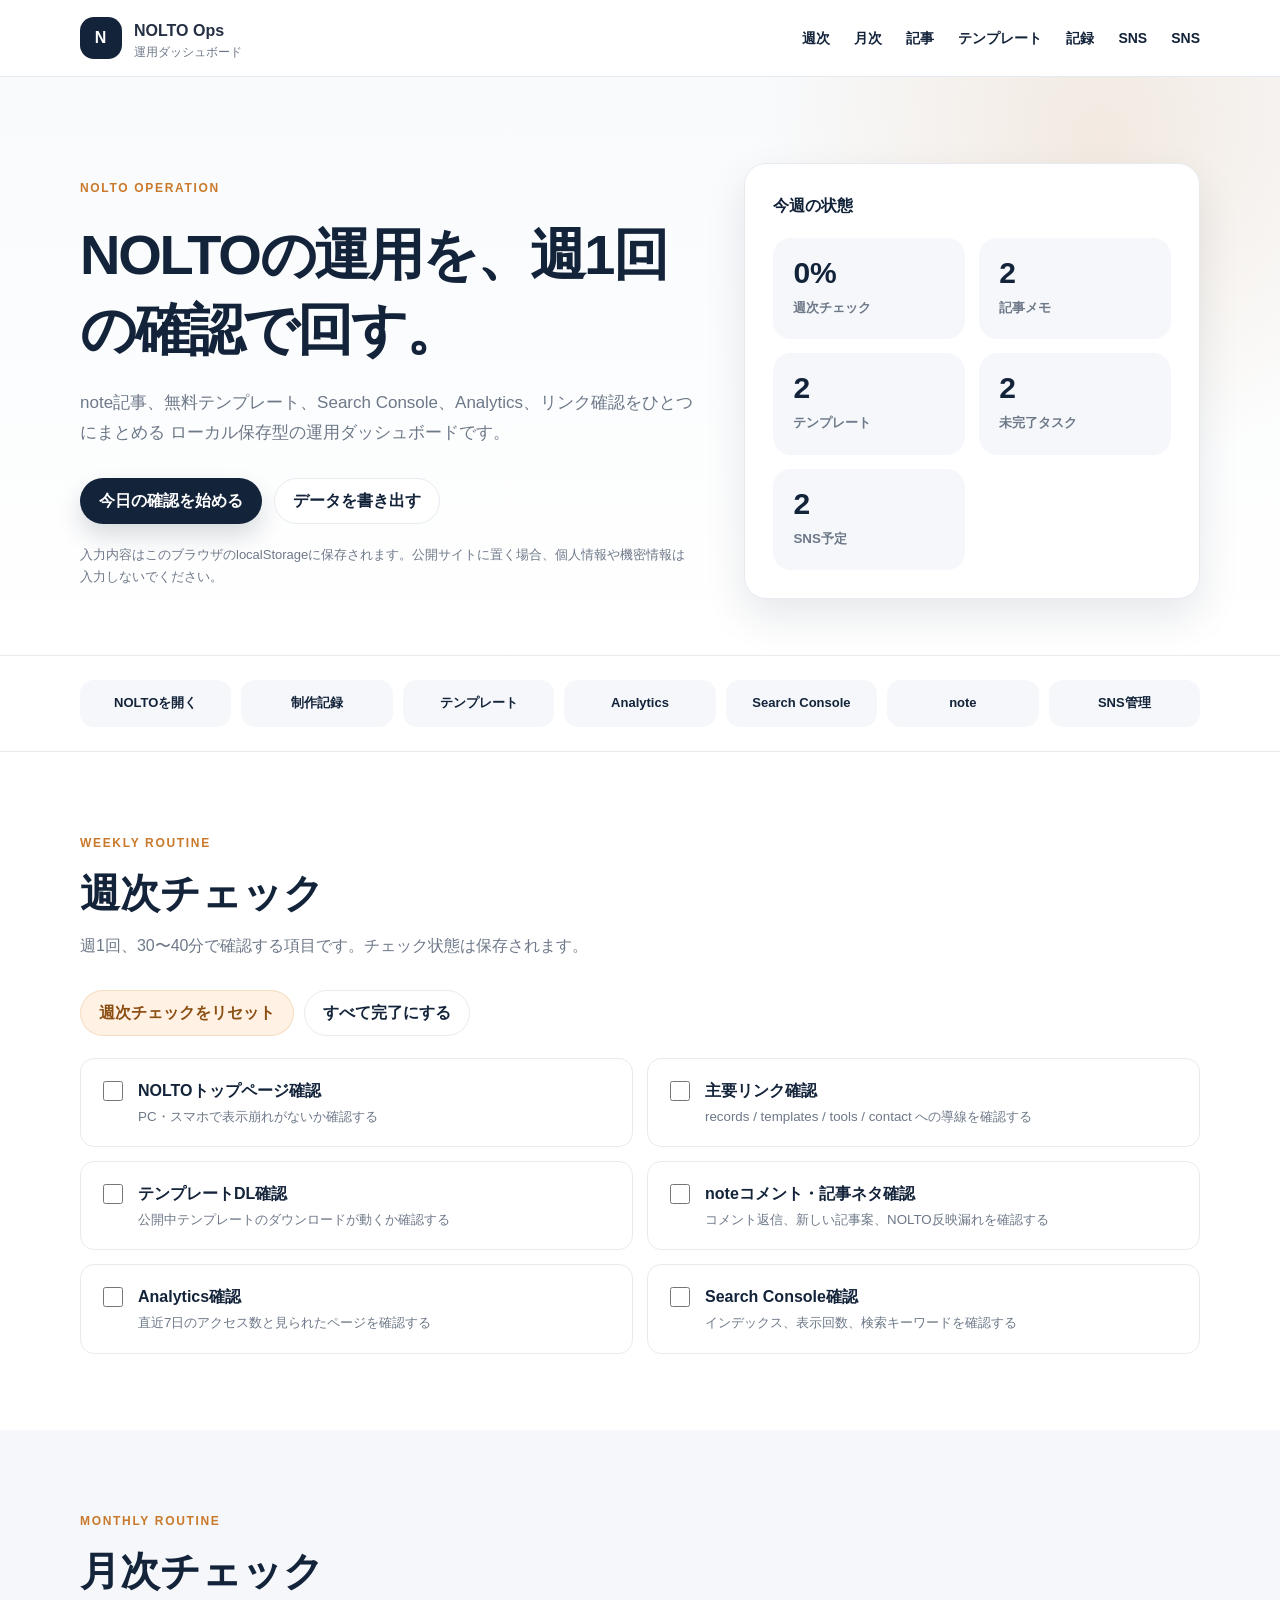
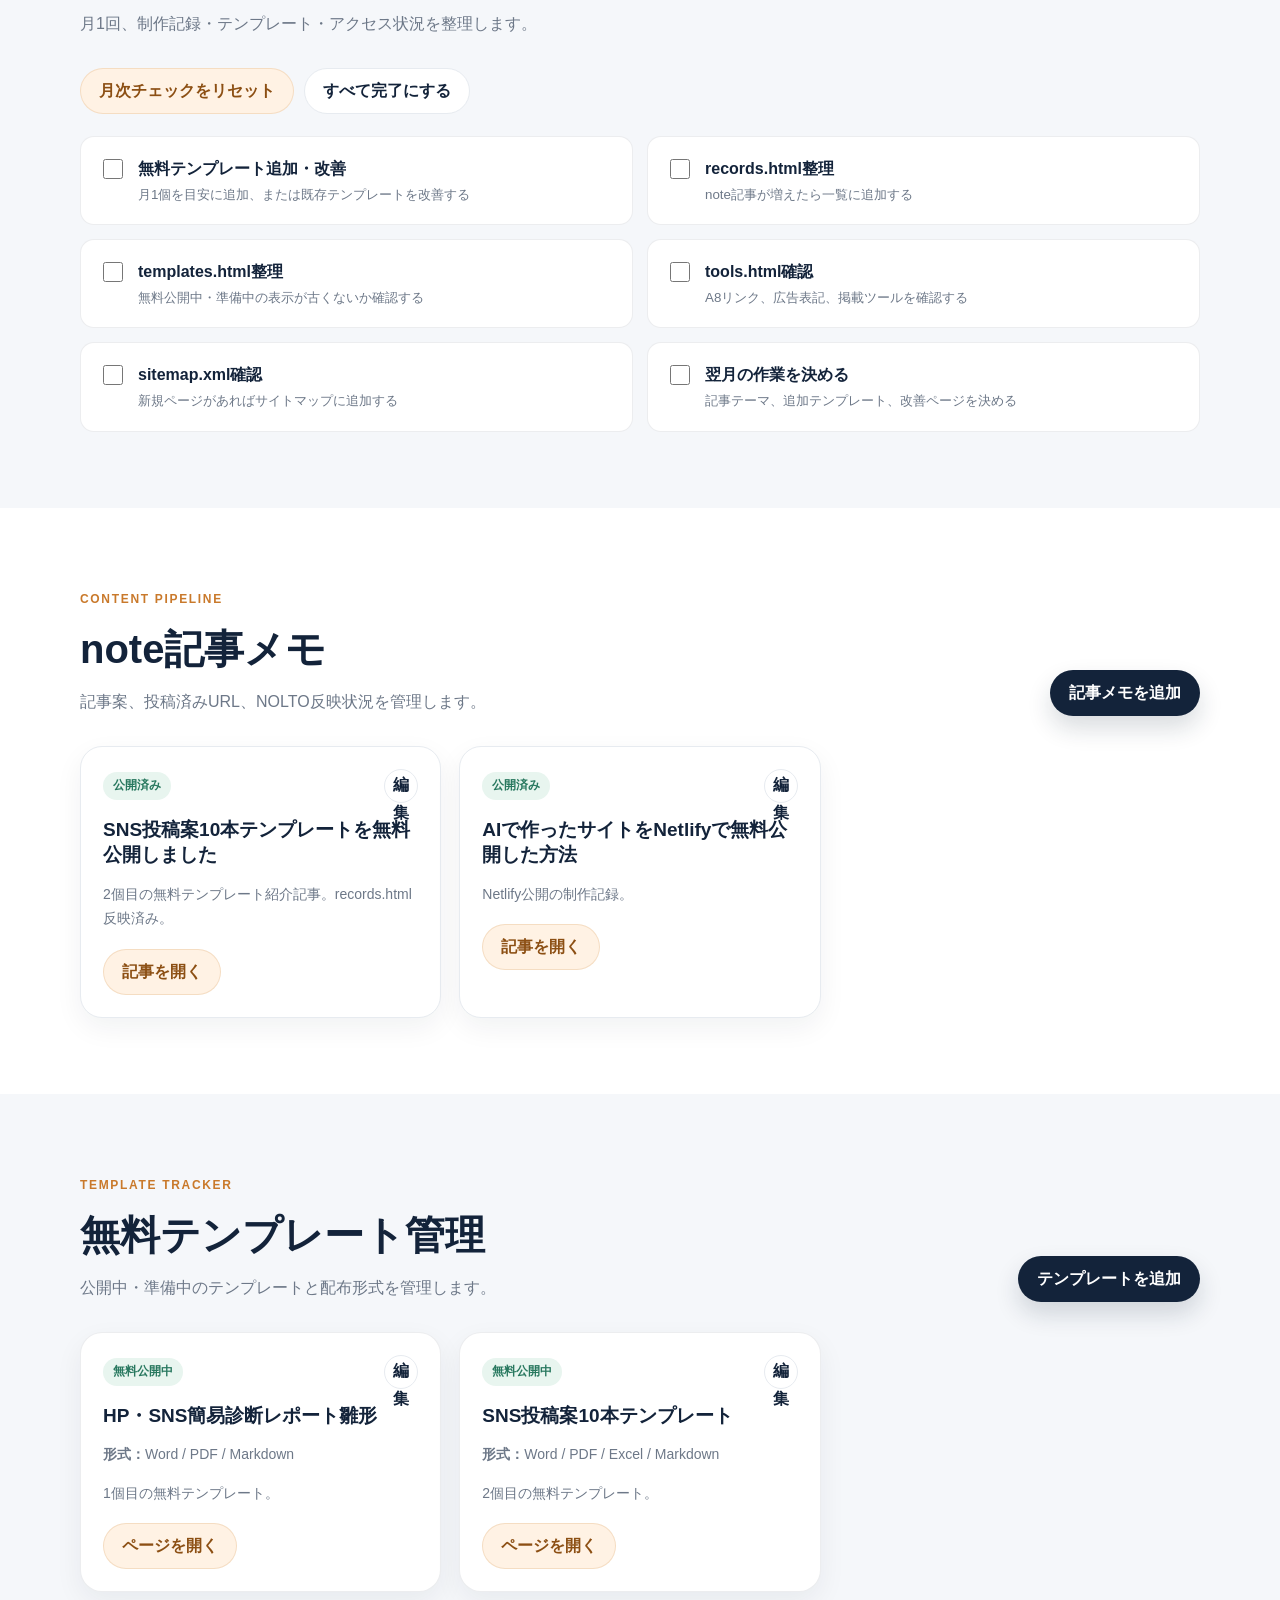
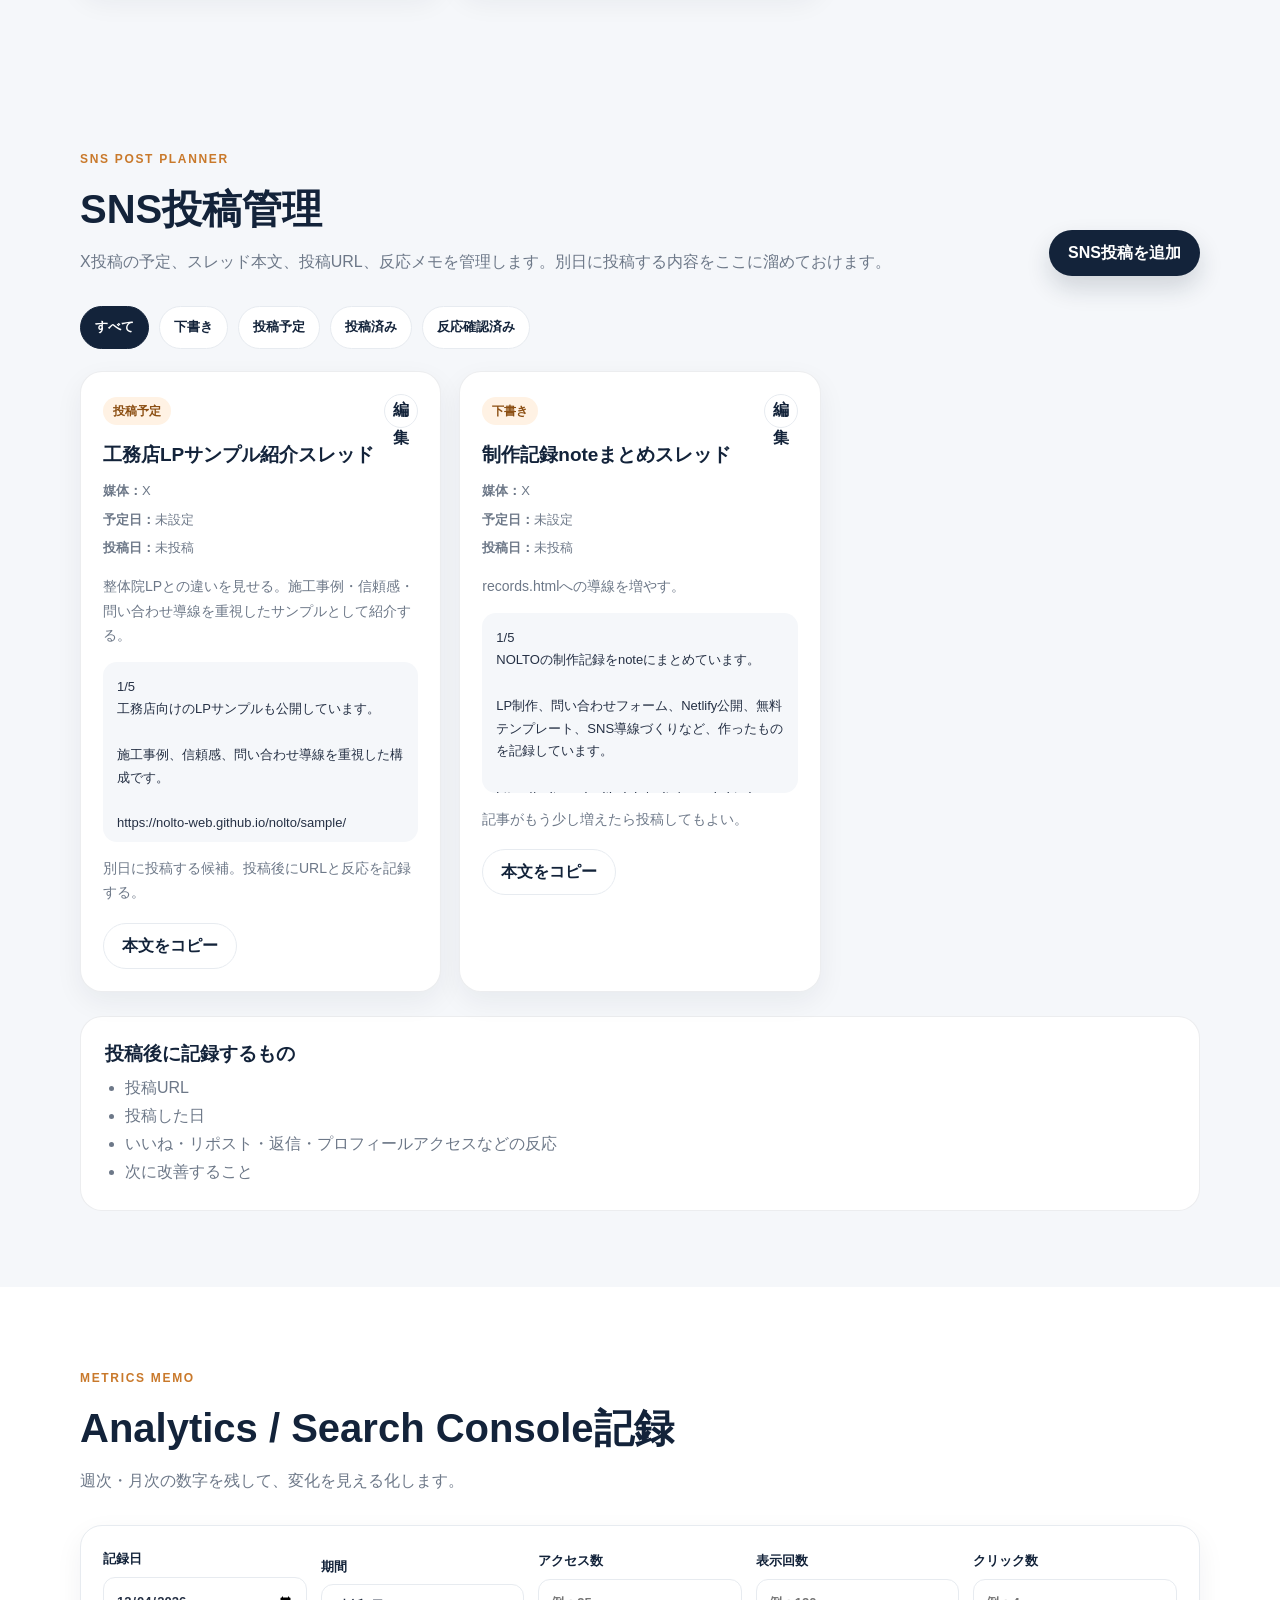
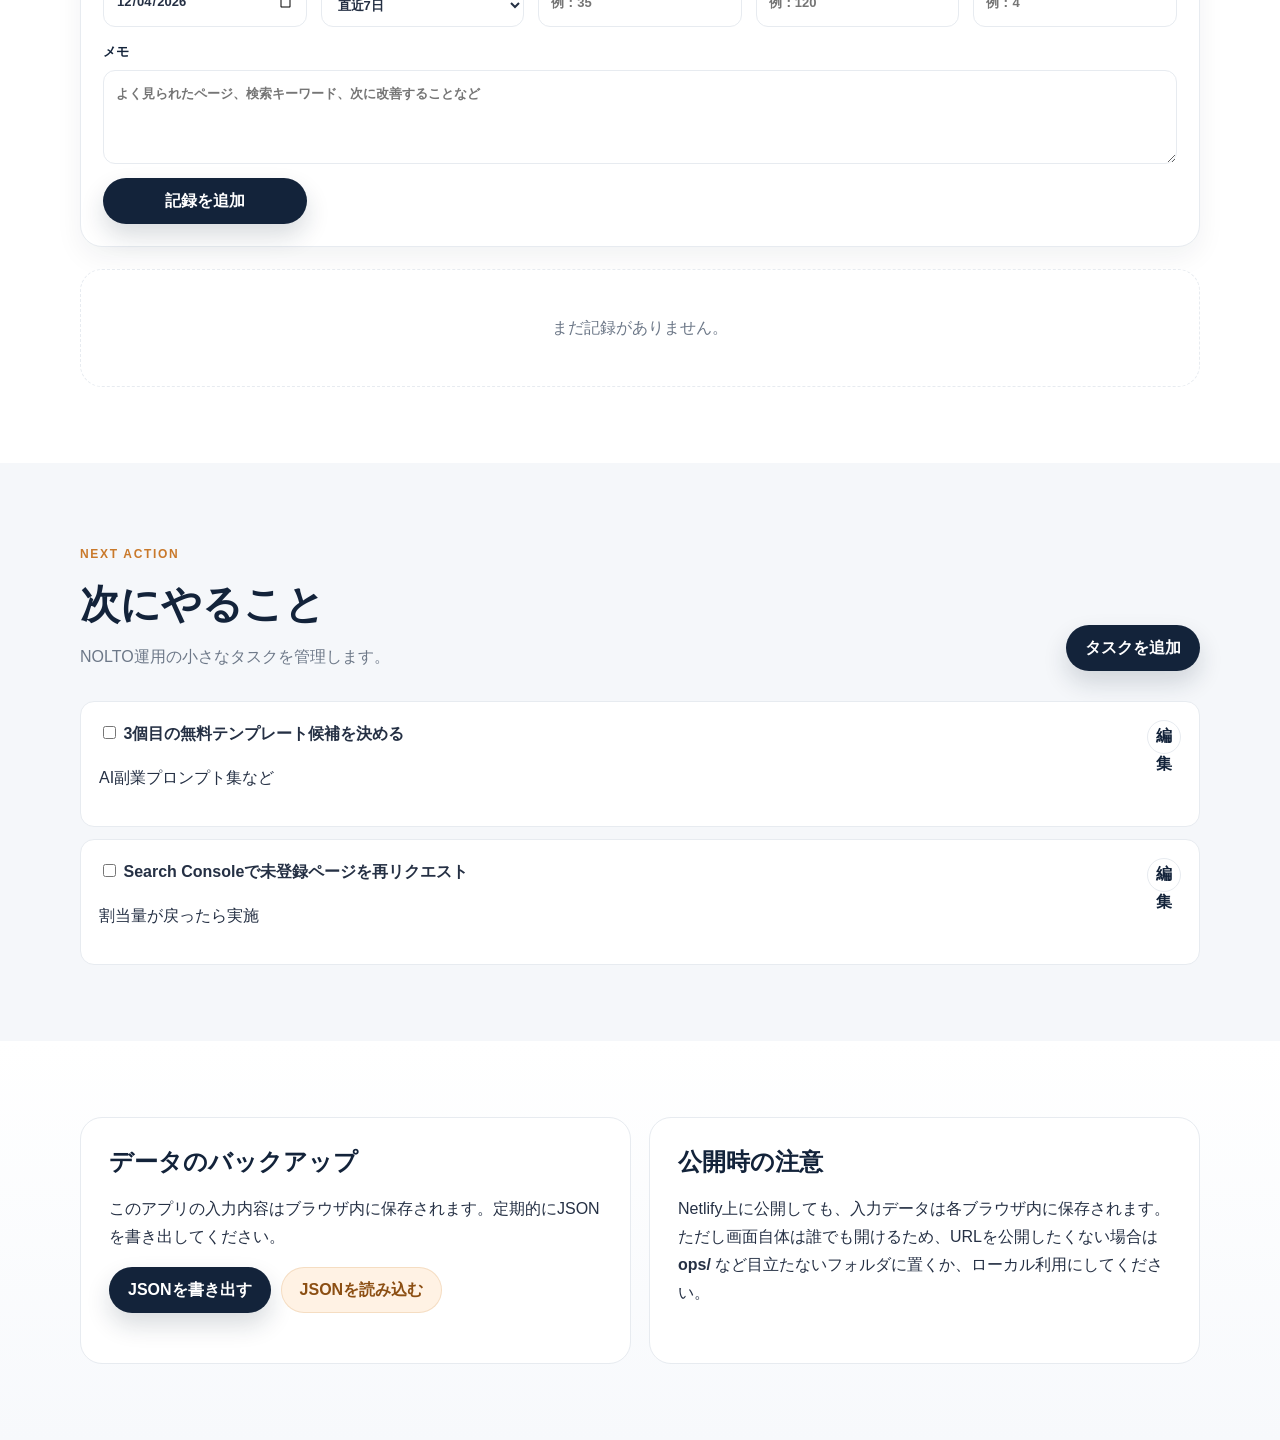
<file: ops/index.html>
<!DOCTYPE html>
<html lang="ja">
<head>
  <meta charset="UTF-8" />
  <meta name="viewport" content="width=device-width, initial-scale=1.0" />
  <title>NOLTO運用ダッシュボード</title>
  <meta name="description" content="NOLTOの週次・月次ルーティン、note記事、無料テンプレート、Analytics/Search Console確認を管理するためのローカル保存型Webアプリです。" />
  <link rel="stylesheet" href="style.css" />
</head>
<body>
  <header class="app-header">
    <div class="container header-inner">
      <a href="#top" class="brand" aria-label="NOLTO運用ダッシュボード">
        <span class="brand-mark">N</span>
        <span>
          <strong>NOLTO Ops</strong>
          <small>運用ダッシュボード</small>
        </span>
      </a>

      <nav class="desktop-nav" aria-label="メインナビゲーション">
        <a href="#weekly">週次</a>
        <a href="#monthly">月次</a>
        <a href="#content">記事</a>
        <a href="#templates">テンプレート</a>
        <a href="#metrics">記録</a>
      <a href="#sns">SNS</a>
        <a href="#sns">SNS</a>
      </nav>

      <button class="nav-toggle" type="button" aria-label="メニューを開く" aria-expanded="false">
        <span></span><span></span><span></span>
      </button>
    </div>

    <nav class="mobile-nav" aria-label="モバイルナビゲーション">
      <a href="#weekly">週次</a>
      <a href="#monthly">月次</a>
      <a href="#content">記事</a>
      <a href="#templates">テンプレート</a>
      <a href="#metrics">記録</a>
    </nav>
  </header>

  <main id="top">
    <section class="hero">
      <div class="container hero-grid">
        <div>
          <span class="eyebrow">NOLTO OPERATION</span>
          <h1>NOLTOの運用を、週1回の確認で回す。</h1>
          <p>
            note記事、無料テンプレート、Search Console、Analytics、リンク確認をひとつにまとめる
            ローカル保存型の運用ダッシュボードです。
          </p>
          <div class="hero-actions">
            <a href="#weekly" class="btn primary">今日の確認を始める</a>
            <button class="btn ghost" id="exportDataBtn" type="button">データを書き出す</button>
          </div>
          <p class="note">
            入力内容はこのブラウザのlocalStorageに保存されます。公開サイトに置く場合、個人情報や機密情報は入力しないでください。
          </p>
        </div>

        <div class="hero-panel">
          <div class="panel-title">今週の状態</div>
          <div class="stat-grid">
            <div class="stat-card">
              <span id="weeklyProgress">0%</span>
              <small>週次チェック</small>
            </div>
            <div class="stat-card">
              <span id="articleCount">0</span>
              <small>記事メモ</small>
            </div>
            <div class="stat-card">
              <span id="templateCount">0</span>
              <small>テンプレート</small>
            </div>
            <div class="stat-card">
              <span id="nextActionCount">0</span>
              <small>未完了タスク</small>
            </div>
            <div class="stat-card">
              <span id="snsScheduledCount">0</span>
              <small>SNS予定</small>
            </div>
          </div>
        </div>
      </div>
    </section>

    <section class="quick-links">
      <div class="container quick-link-grid">
        <a href="https://nolto-web.github.io/nolto/" target="_blank" rel="noopener">NOLTOを開く</a>
        <a href="https://nolto-web.github.io/nolto/records.html" target="_blank" rel="noopener">制作記録</a>
        <a href="https://nolto-web.github.io/nolto/templates.html" target="_blank" rel="noopener">テンプレート</a>
        <a href="https://analytics.google.com/" target="_blank" rel="noopener">Analytics</a>
        <a href="https://search.google.com/search-console" target="_blank" rel="noopener">Search Console</a>
        <a href="https://note.com/msy9989" target="_blank" rel="noopener">note</a>
        <a href="#sns">SNS管理</a>
      </div>
    </section>

    <section id="weekly" class="section">
      <div class="container">
        <div class="section-head">
          <span class="eyebrow">WEEKLY ROUTINE</span>
          <h2>週次チェック</h2>
          <p>週1回、30〜40分で確認する項目です。チェック状態は保存されます。</p>
        </div>

        <div class="toolbar">
          <button class="btn secondary" id="resetWeeklyBtn" type="button">週次チェックをリセット</button>
          <button class="btn ghost" id="completeWeeklyBtn" type="button">すべて完了にする</button>
        </div>

        <div class="checklist" id="weeklyChecklist"></div>
      </div>
    </section>

    <section id="monthly" class="section soft">
      <div class="container">
        <div class="section-head">
          <span class="eyebrow">MONTHLY ROUTINE</span>
          <h2>月次チェック</h2>
          <p>月1回、制作記録・テンプレート・アクセス状況を整理します。</p>
        </div>

        <div class="toolbar">
          <button class="btn secondary" id="resetMonthlyBtn" type="button">月次チェックをリセット</button>
          <button class="btn ghost" id="completeMonthlyBtn" type="button">すべて完了にする</button>
        </div>

        <div class="checklist" id="monthlyChecklist"></div>
      </div>
    </section>

    <section id="content" class="section">
      <div class="container">
        <div class="section-head inline">
          <div>
            <span class="eyebrow">CONTENT PIPELINE</span>
            <h2>note記事メモ</h2>
            <p>記事案、投稿済みURL、NOLTO反映状況を管理します。</p>
          </div>
          <button class="btn primary" id="addArticleBtn" type="button">記事メモを追加</button>
        </div>

        <div class="cards" id="articleCards"></div>
      </div>
    </section>

    <section id="templates" class="section soft">
      <div class="container">
        <div class="section-head inline">
          <div>
            <span class="eyebrow">TEMPLATE TRACKER</span>
            <h2>無料テンプレート管理</h2>
            <p>公開中・準備中のテンプレートと配布形式を管理します。</p>
          </div>
          <button class="btn primary" id="addTemplateBtn" type="button">テンプレートを追加</button>
        </div>

        <div class="cards" id="templateCards"></div>
      </div>
    </section>


    <section id="sns" class="section soft">
      <div class="container">
        <div class="section-head inline">
          <div>
            <span class="eyebrow">SNS POST PLANNER</span>
            <h2>SNS投稿管理</h2>
            <p>X投稿の予定、スレッド本文、投稿URL、反応メモを管理します。別日に投稿する内容をここに溜めておけます。</p>
          </div>
          <button class="btn primary" id="addSnsPostBtn" type="button">SNS投稿を追加</button>
        </div>

        <div class="sns-filter">
          <button class="filter-chip is-active" type="button" data-sns-filter="all">すべて</button>
          <button class="filter-chip" type="button" data-sns-filter="下書き">下書き</button>
          <button class="filter-chip" type="button" data-sns-filter="投稿予定">投稿予定</button>
          <button class="filter-chip" type="button" data-sns-filter="投稿済み">投稿済み</button>
          <button class="filter-chip" type="button" data-sns-filter="反応確認済み">反応確認済み</button>
        </div>

        <div class="cards sns-cards" id="snsPostCards"></div>

        <div class="sns-helper">
          <h3>投稿後に記録するもの</h3>
          <ul>
            <li>投稿URL</li>
            <li>投稿した日</li>
            <li>いいね・リポスト・返信・プロフィールアクセスなどの反応</li>
            <li>次に改善すること</li>
          </ul>
        </div>
      </div>
    </section>


    <section id="metrics" class="section">
      <div class="container">
        <div class="section-head">
          <span class="eyebrow">METRICS MEMO</span>
          <h2>Analytics / Search Console記録</h2>
          <p>週次・月次の数字を残して、変化を見える化します。</p>
        </div>

        <form class="metric-form" id="metricForm">
          <label>
            記録日
            <input type="date" id="metricDate" required>
          </label>
          <label>
            期間
            <select id="metricPeriod">
              <option value="直近7日">直近7日</option>
              <option value="今月">今月</option>
              <option value="先月">先月</option>
              <option value="任意">任意</option>
            </select>
          </label>
          <label>
            アクセス数
            <input type="number" id="metricViews" min="0" placeholder="例：35">
          </label>
          <label>
            表示回数
            <input type="number" id="metricImpressions" min="0" placeholder="例：120">
          </label>
          <label>
            クリック数
            <input type="number" id="metricClicks" min="0" placeholder="例：4">
          </label>
          <label class="full">
            メモ
            <textarea id="metricMemo" rows="3" placeholder="よく見られたページ、検索キーワード、次に改善することなど"></textarea>
          </label>
          <button class="btn primary" type="submit">記録を追加</button>
        </form>

        <div class="metric-list" id="metricList"></div>
      </div>
    </section>

    <section id="actions" class="section soft">
      <div class="container">
        <div class="section-head inline">
          <div>
            <span class="eyebrow">NEXT ACTION</span>
            <h2>次にやること</h2>
            <p>NOLTO運用の小さなタスクを管理します。</p>
          </div>
          <button class="btn primary" id="addTaskBtn" type="button">タスクを追加</button>
        </div>

        <div class="task-list" id="taskList"></div>
      </div>
    </section>

    <section class="section data-section">
      <div class="container data-grid">
        <div class="data-card">
          <h2>データのバックアップ</h2>
          <p>このアプリの入力内容はブラウザ内に保存されます。定期的にJSONを書き出してください。</p>
          <div class="button-row">
            <button class="btn primary" id="exportDataBtn2" type="button">JSONを書き出す</button>
            <label class="btn secondary file-label">
              JSONを読み込む
              <input type="file" id="importFile" accept="application/json">
            </label>
          </div>
        </div>
        <div class="data-card">
          <h2>公開時の注意</h2>
          <p>
            Netlify上に公開しても、入力データは各ブラウザ内に保存されます。
            ただし画面自体は誰でも開けるため、URLを公開したくない場合は
            <strong>ops/</strong> など目立たないフォルダに置くか、ローカル利用にしてください。
          </p>
        </div>
      </div>
    </section>
  </main>

  <dialog id="editDialog" class="dialog">
    <form method="dialog" id="editForm">
      <div class="dialog-head">
        <h2 id="dialogTitle">編集</h2>
        <button type="button" class="icon-btn" id="closeDialogBtn" aria-label="閉じる">×</button>
      </div>
      <div id="dialogFields" class="dialog-fields"></div>
      <div class="dialog-actions">
        <button type="button" class="btn ghost" id="deleteDialogBtn">削除</button>
        <button type="submit" class="btn primary">保存</button>
      </div>
    </form>
  </dialog>

  <template id="emptyTemplate">
    <div class="empty">
      <p>まだ登録がありません。</p>
    </div>
  </template>

  <script src="app.js"></script>
</body>
</html>
</file>
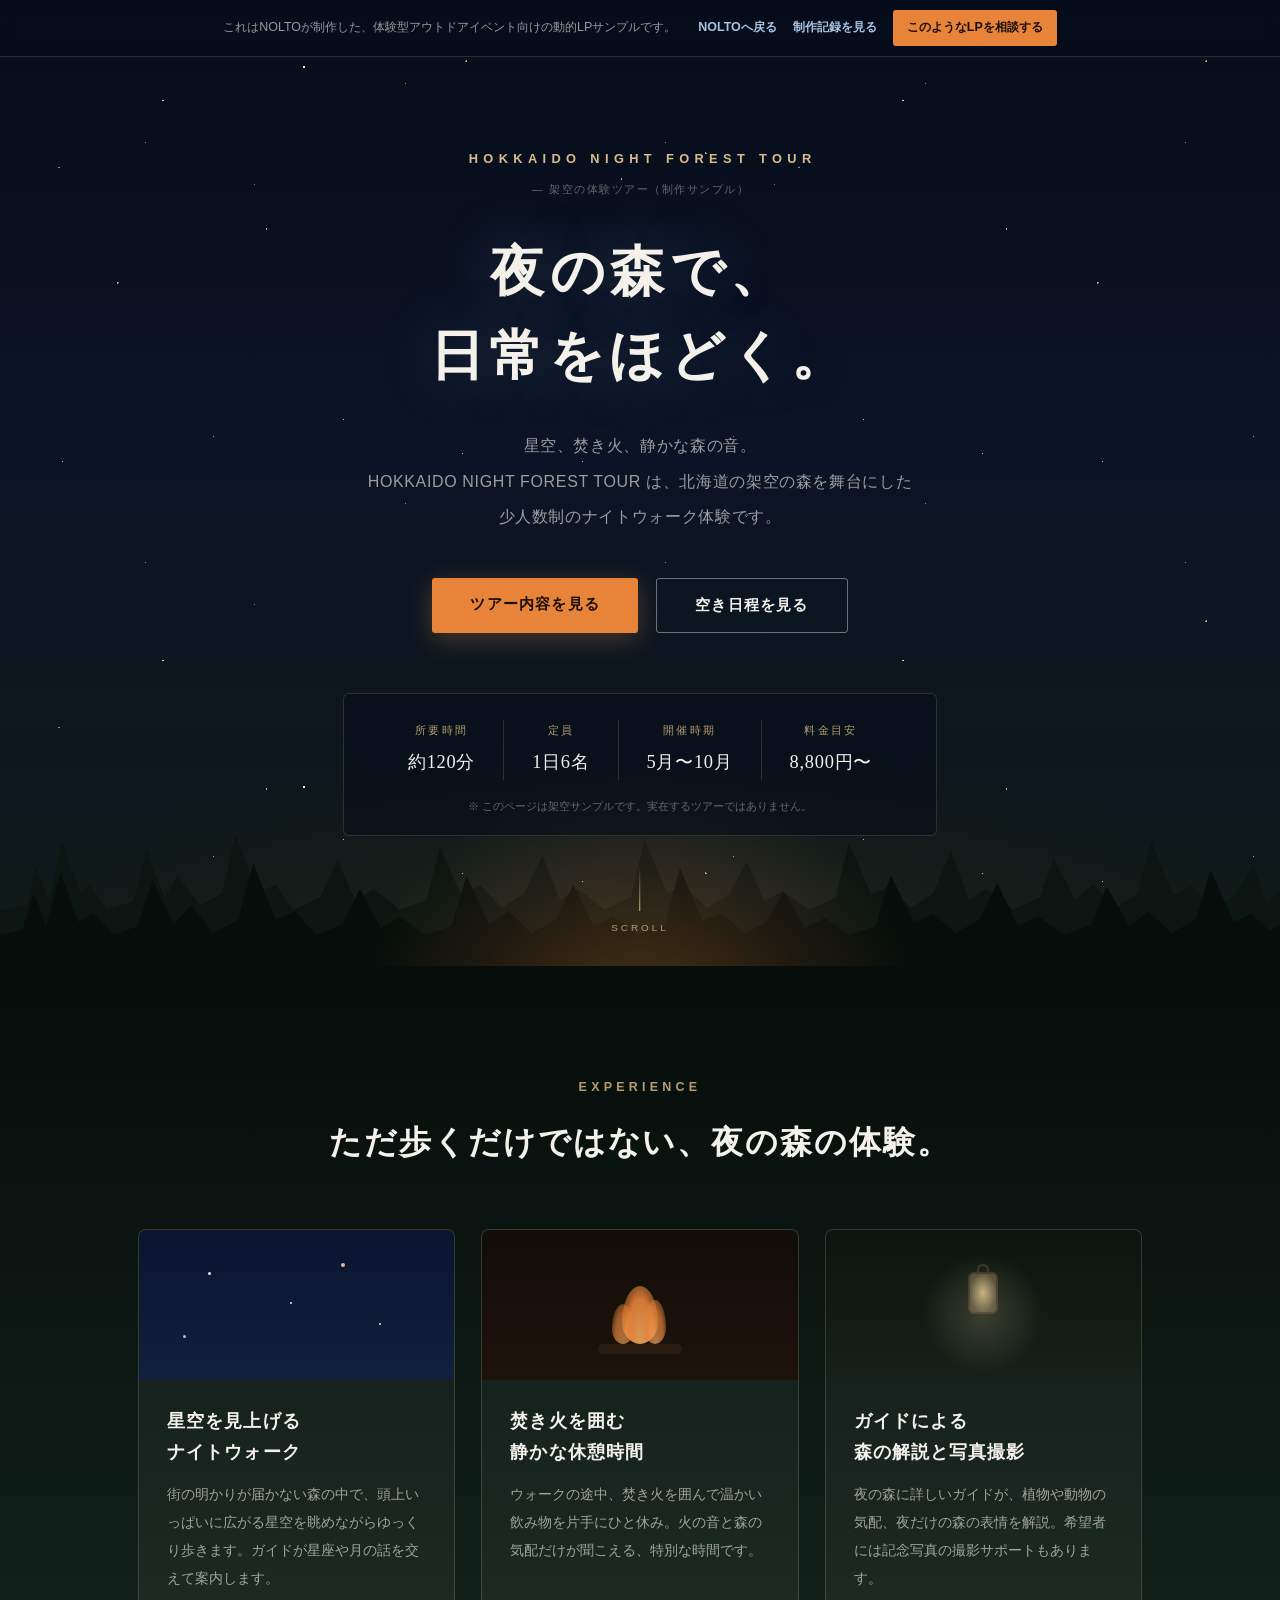
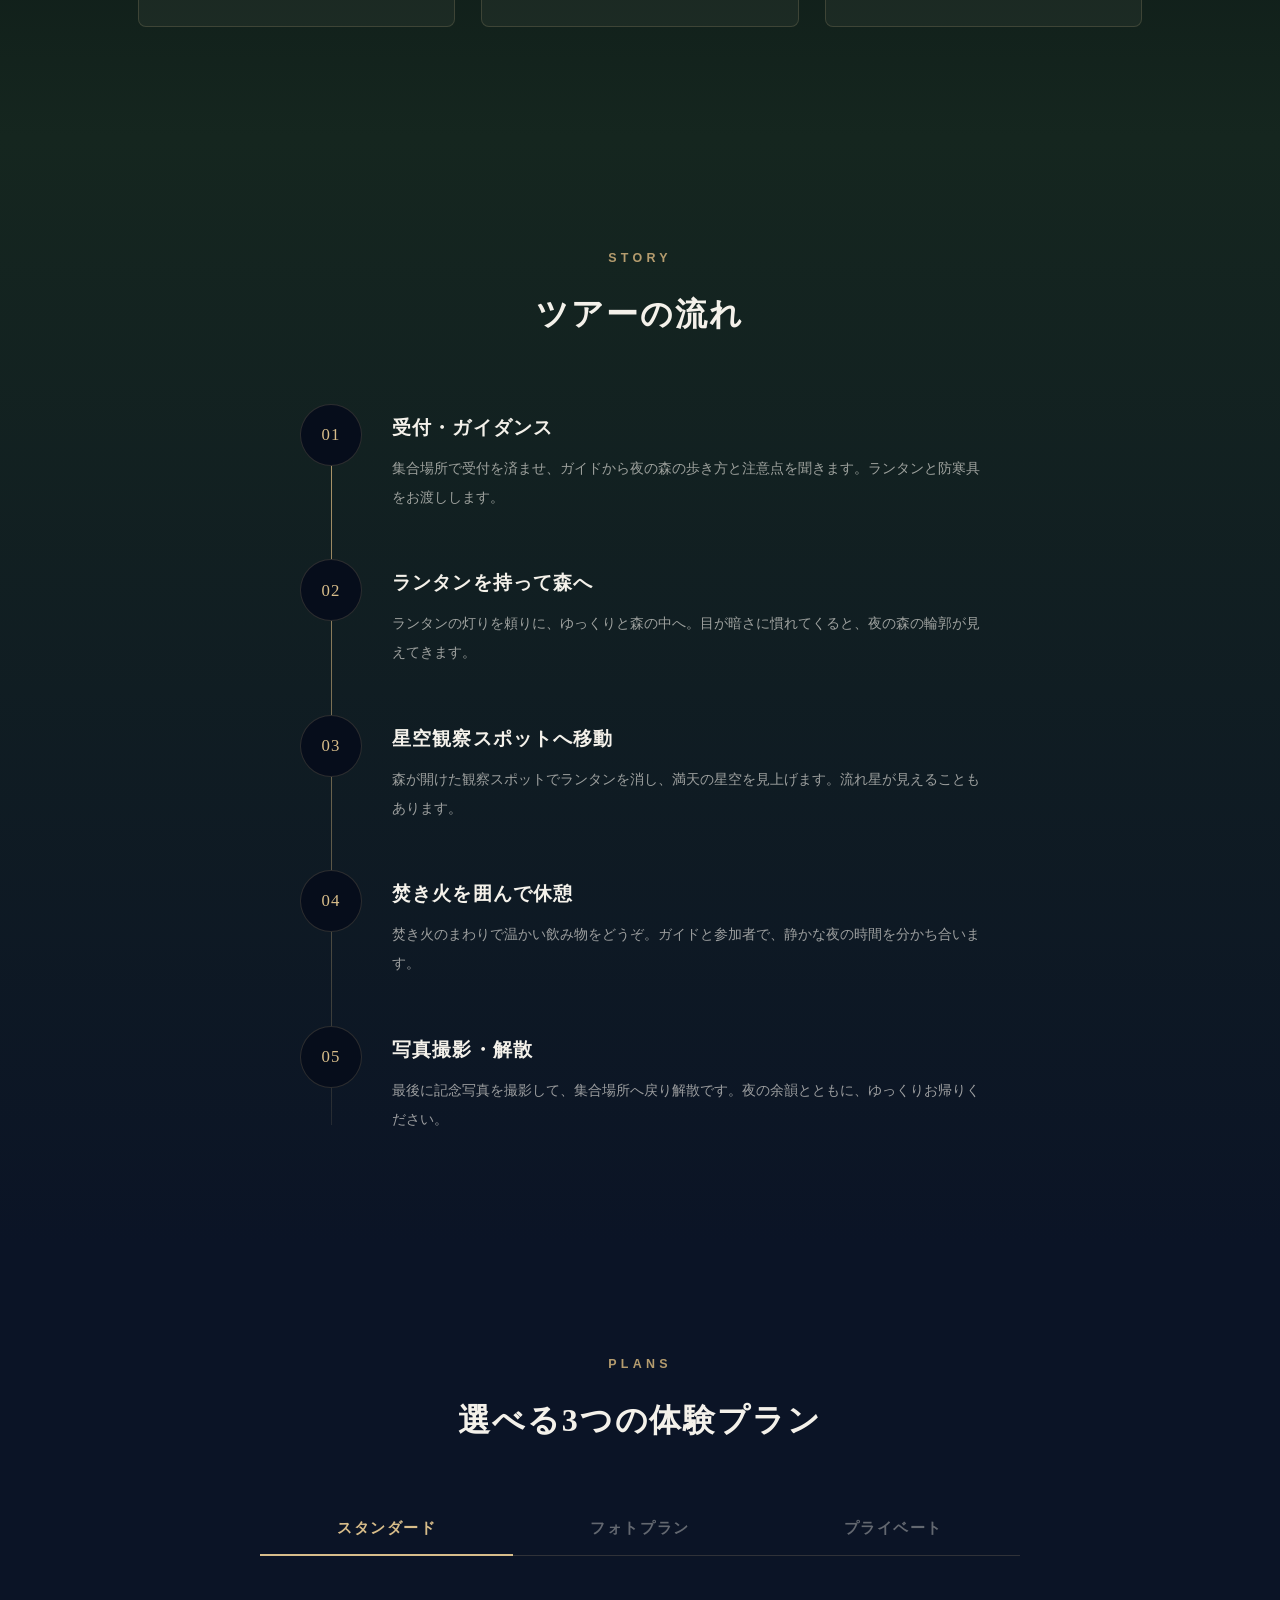
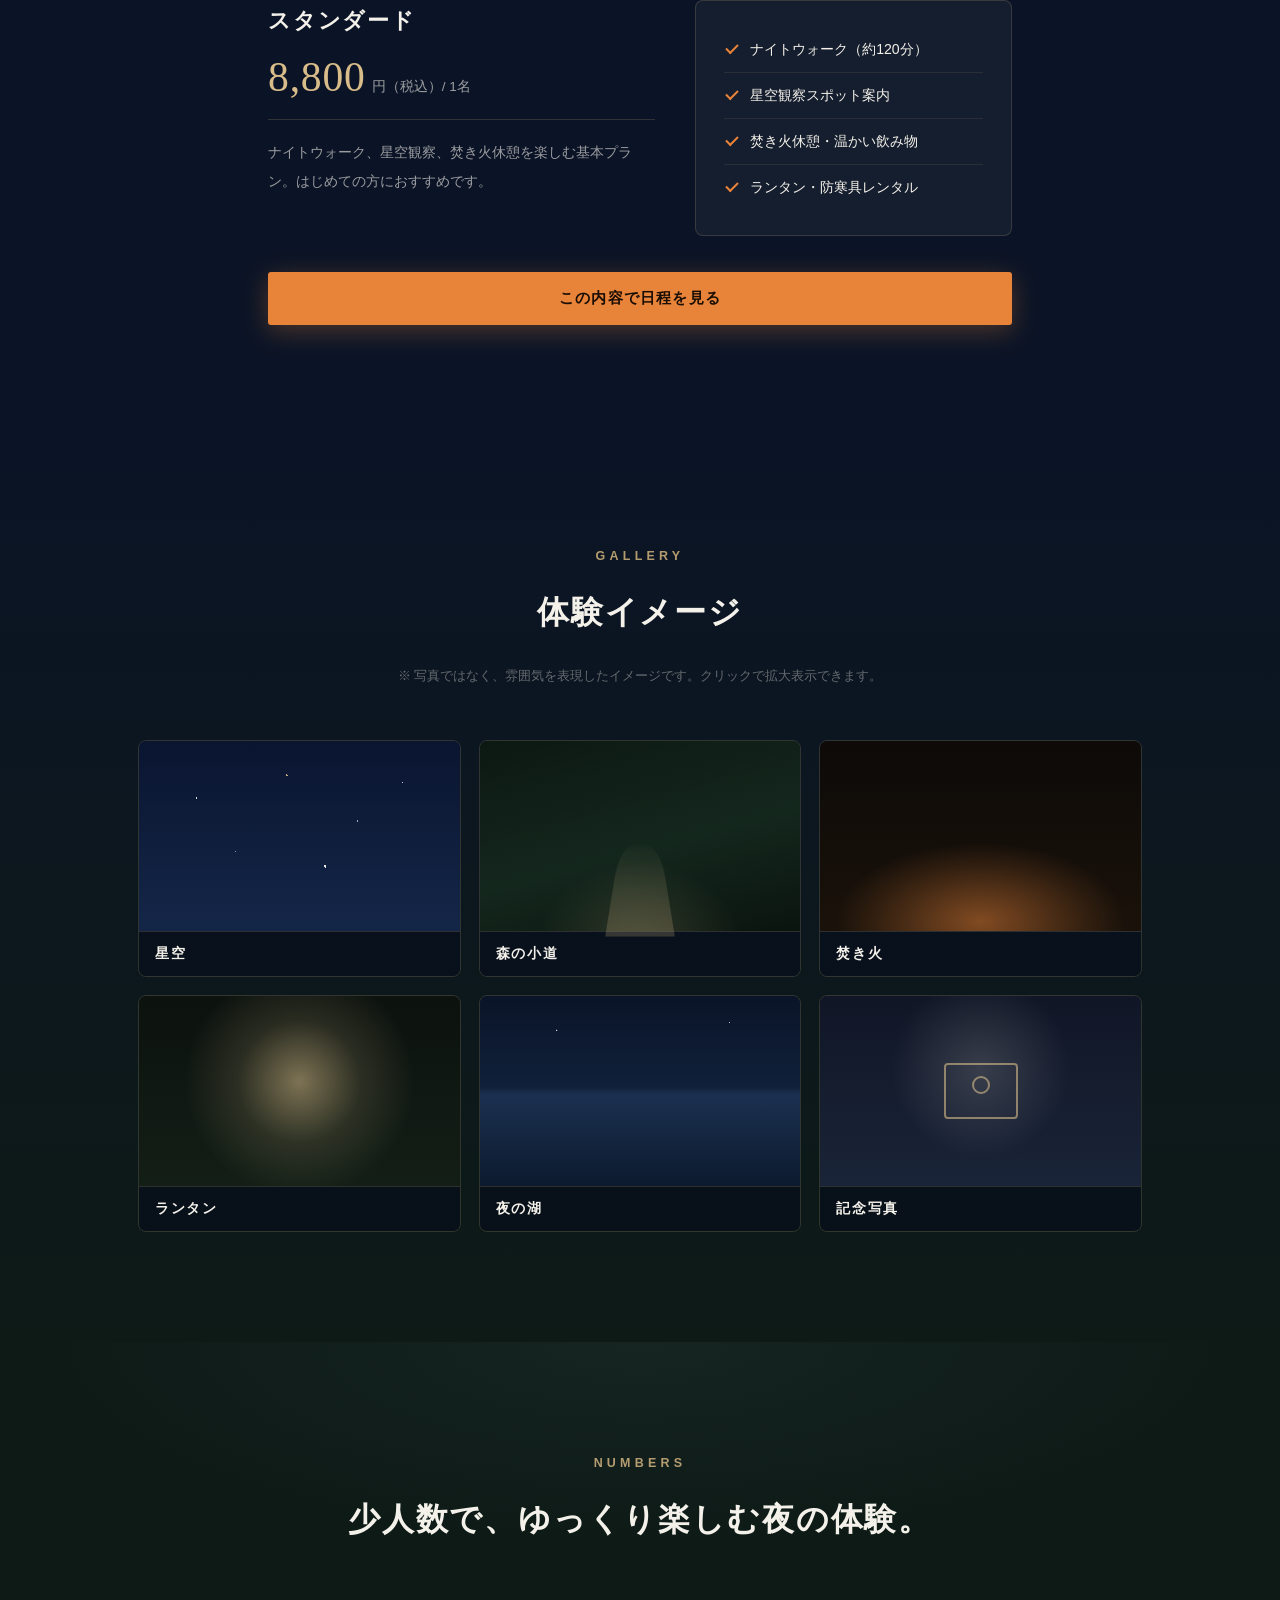
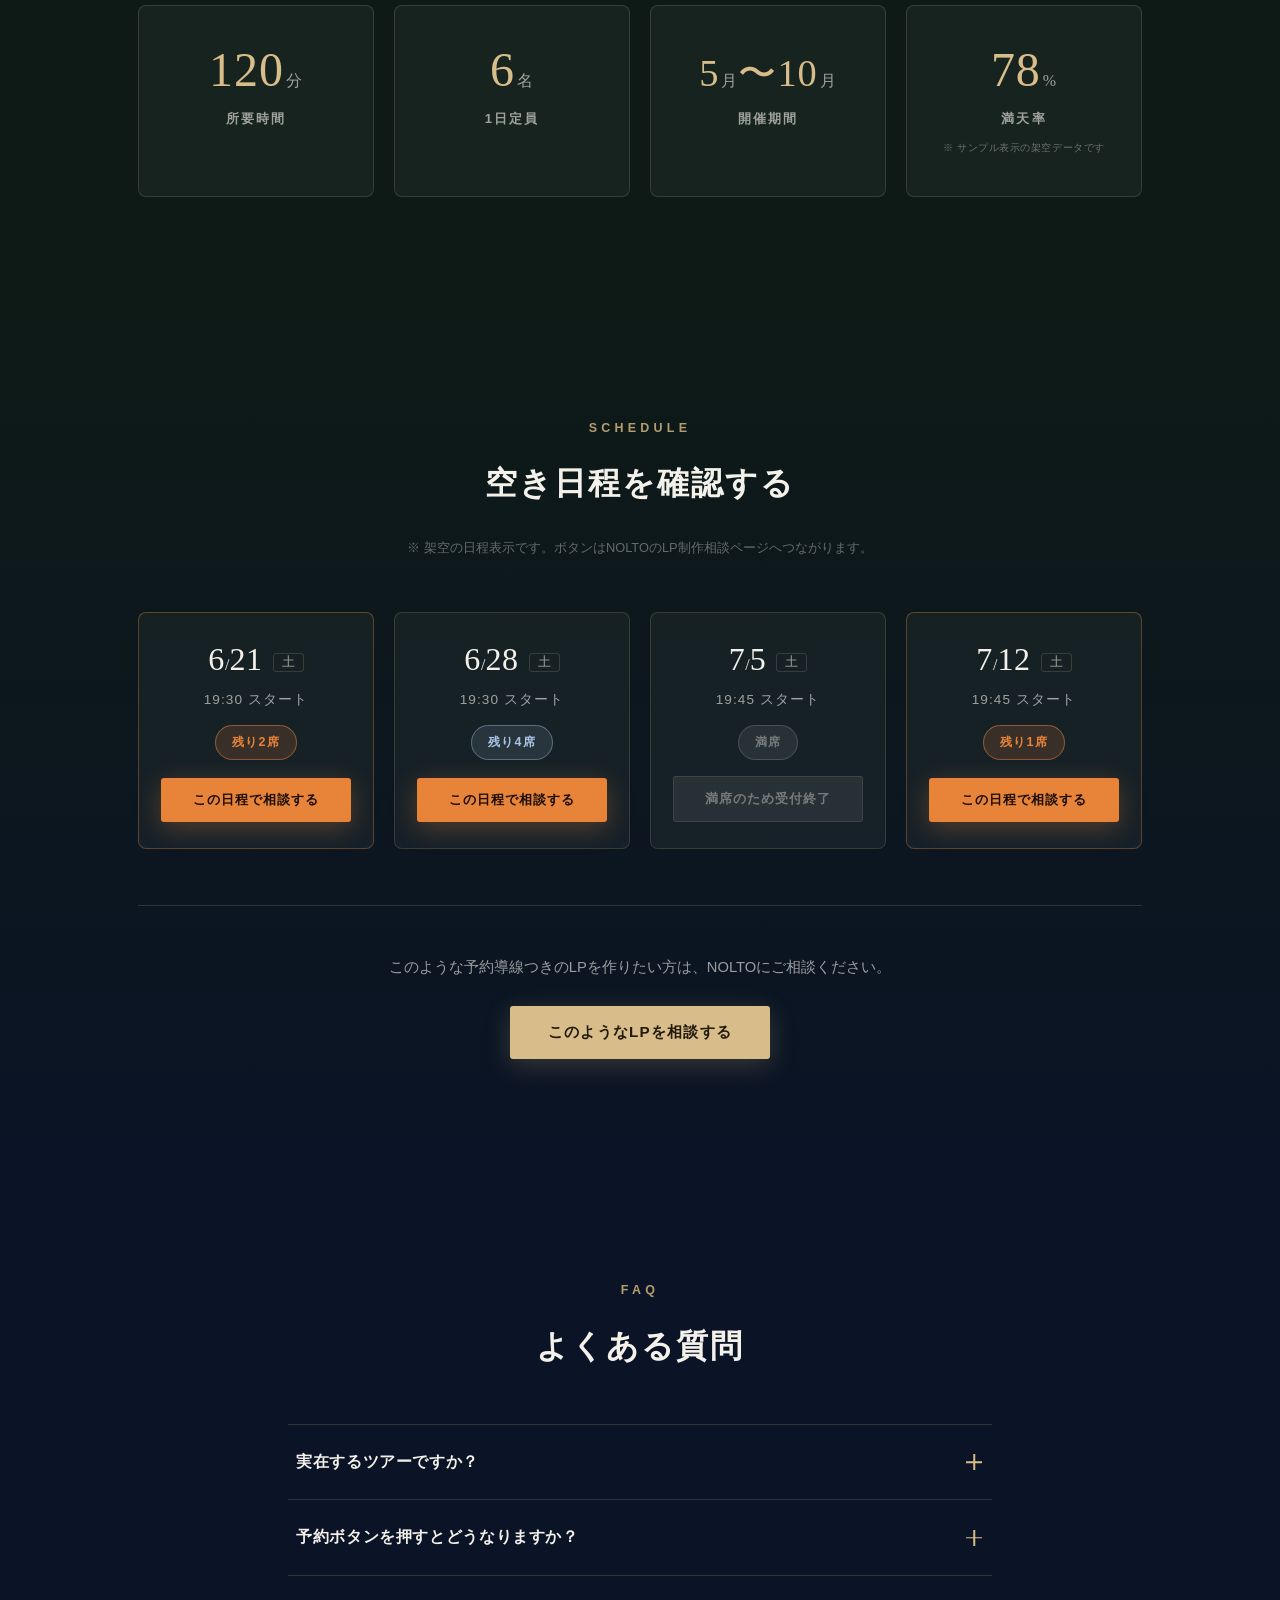
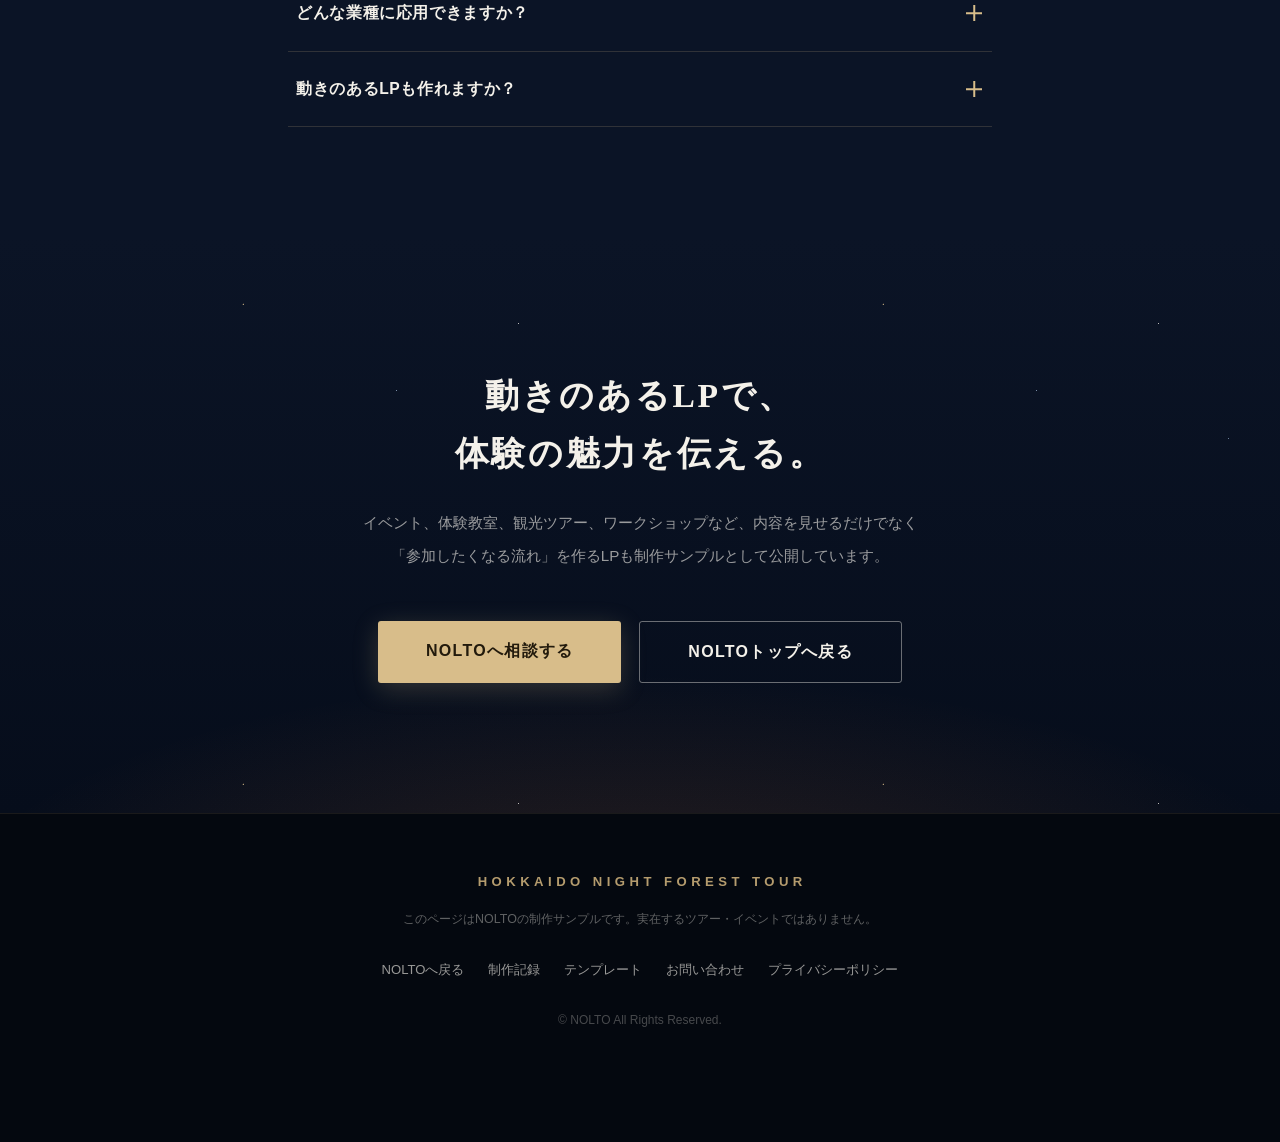
<file: sample-night-forest/index.html>
<!DOCTYPE html>
<html lang="ja">
<head>
  <meta charset="UTF-8">
  <meta name="viewport" content="width=device-width, initial-scale=1.0">

  <title>北海道ナイトフォレストツアー | 体験型アウトドアイベントLPサンプル</title>
  <meta name="description" content="NOLTOが制作した体験型アウトドアイベント向けの動的LPサンプルです。スクロール演出、タブ切り替え、予約日カード、FAQアコーディオン、モーダルなどを含む構成です。">

  <!-- OGP / SNS共有用 -->
  <meta property="og:site_name" content="NOLTO">
  <meta property="og:type" content="website">
  <meta property="og:title" content="北海道ナイトフォレストツアー | NOLTO LPサンプル">
  <meta property="og:description" content="NOLTOが制作した体験型アウトドアイベント向けの動的LPサンプルです。夜の森をテーマに、演出と予約導線を重視して構成しています。">
  <meta property="og:url" content="https://nolto-web.github.io/nolto/sample-night-forest/">
  <meta property="og:image" content="https://nolto-web.github.io/nolto/images/ogp-nolto.png">
  <meta property="og:image:width" content="1200">
  <meta property="og:image:height" content="630">
  <meta name="twitter:card" content="summary_large_image">
  <meta name="twitter:title" content="北海道ナイトフォレストツアー | NOLTO LPサンプル">
  <meta name="twitter:description" content="NOLTOが制作した体験型アウトドアイベント向けの動的LPサンプルです。夜の森をテーマに、演出と予約導線を重視して構成しています。">
  <meta name="twitter:image" content="https://nolto-web.github.io/nolto/images/ogp-nolto.png">

  <link rel="stylesheet" href="style.css">

  <!-- Google tag (gtag.js) -->
  <script async src="https://www.googletagmanager.com/gtag/js?id=G-3QHENL6K99"></script>
  <script>
    window.dataLayer = window.dataLayer || [];
    function gtag(){dataLayer.push(arguments);}
    gtag('js', new Date());
    gtag('config', 'G-3QHENL6K99');
  </script>
</head>

<body>

  <!-- ================================================
       NOLTO サンプルバー
       ================================================ -->
  <div class="sample-bar">
    <p class="sample-bar-text">これはNOLTOが制作した、体験型アウトドアイベント向けの動的LPサンプルです。</p>
    <nav class="sample-bar-links" aria-label="NOLTOサイトへのリンク">
      <a href="../index.html">NOLTOへ戻る</a>
      <a href="../records.html">制作記録を見る</a>
      <a href="../contact.html?plan=1ページLP制作" class="sample-bar-cta">このようなLPを相談する</a>
    </nav>
  </div>

  <!-- ================================================
       ヒーロー
       ================================================ -->
  <header class="hero" id="top">
    <!-- 星空レイヤー -->
    <div class="sky" aria-hidden="true">
      <div class="stars stars-1"></div>
      <div class="stars stars-2"></div>
      <div class="stars stars-3"></div>
      <div class="shooting-star"></div>
    </div>

    <!-- 森のシルエット -->
    <div class="forest-silhouette" aria-hidden="true">
      <svg viewBox="0 0 1440 240" preserveAspectRatio="none" xmlns="http://www.w3.org/2000/svg">
        <path class="trees trees-back" d="M0,240 L0,170 L30,165 L40,120 L55,160 L70,90 L90,150 L100,140 L120,170 L150,160 L165,100 L185,155 L200,130 L225,165 L250,150 L265,80 L290,150 L310,140 L330,170 L360,155 L380,110 L400,160 L420,145 L450,170 L480,158 L495,95 L520,155 L540,140 L565,168 L590,150 L610,105 L630,158 L650,145 L680,170 L710,155 L725,85 L750,150 L770,142 L795,168 L820,152 L840,112 L860,160 L880,148 L910,170 L940,156 L955,90 L980,152 L1000,142 L1025,168 L1050,150 L1070,100 L1090,158 L1110,145 L1140,170 L1170,155 L1185,108 L1210,158 L1230,140 L1255,168 L1280,150 L1295,88 L1320,152 L1340,142 L1365,168 L1390,152 L1410,118 L1425,160 L1440,150 L1440,240 Z"/>
        <path class="trees trees-front" d="M0,240 L0,200 L25,195 L38,150 L52,190 L68,125 L88,185 L105,175 L128,200 L155,190 L172,135 L195,188 L215,165 L240,198 L268,182 L285,115 L310,182 L332,172 L355,200 L385,188 L405,145 L428,192 L450,178 L478,200 L508,190 L525,130 L550,188 L572,172 L598,198 L625,182 L645,140 L668,190 L690,178 L718,200 L748,188 L765,120 L790,182 L812,175 L838,198 L862,185 L882,148 L905,192 L928,180 L955,200 L985,190 L1002,128 L1028,185 L1050,175 L1075,198 L1102,182 L1122,138 L1145,190 L1168,178 L1198,200 L1228,188 L1245,142 L1270,190 L1292,172 L1318,198 L1345,182 L1362,122 L1388,185 L1408,175 L1428,195 L1440,188 L1440,240 Z"/>
      </svg>
    </div>

    <!-- 焚き火の残光 -->
    <div class="ember-glow" aria-hidden="true"></div>

    <div class="hero-inner">
      <p class="hero-eyebrow">HOKKAIDO NIGHT FOREST TOUR<span class="hero-eyebrow-note">— 架空の体験ツアー（制作サンプル）</span></p>

      <h1 class="hero-title">夜の森で、<br>日常をほどく。</h1>

      <p class="hero-sub">
        星空、焚き火、静かな森の音。<br>
        HOKKAIDO NIGHT FOREST TOUR は、北海道の架空の森を舞台にした<br class="pc-br">少人数制のナイトウォーク体験です。
      </p>

      <div class="hero-actions">
        <a href="#story" class="btn btn-fill">ツアー内容を見る</a>
        <a href="#schedule" class="btn btn-ghost">空き日程を見る</a>
      </div>

      <!-- ツアー情報カード -->
      <div class="hero-info-card">
        <dl>
          <div class="info-item">
            <dt>所要時間</dt>
            <dd>約120分</dd>
          </div>
          <div class="info-item">
            <dt>定員</dt>
            <dd>1日6名</dd>
          </div>
          <div class="info-item">
            <dt>開催時期</dt>
            <dd>5月〜10月</dd>
          </div>
          <div class="info-item">
            <dt>料金目安</dt>
            <dd>8,800円〜</dd>
          </div>
        </dl>
        <p class="info-note">※ このページは架空サンプルです。実在するツアーではありません。</p>
      </div>
    </div>

    <div class="scroll-cue" aria-hidden="true">
      <span class="scroll-cue-line"></span>
      <span class="scroll-cue-label">SCROLL</span>
    </div>
  </header>

  <main>

    <!-- ================================================
         体験の魅力
         ================================================ -->
    <section class="features section" id="features">
      <div class="container">
        <p class="section-eyebrow">EXPERIENCE</p>
        <h2 class="section-title">ただ歩くだけではない、<br class="sp-br">夜の森の体験。</h2>

        <div class="features-grid">
          <article class="feature-card fade-item">
            <div class="feature-visual feature-visual--stars" aria-hidden="true">
              <span class="fv-star s1"></span><span class="fv-star s2"></span><span class="fv-star s3"></span>
              <span class="fv-star s4"></span><span class="fv-star s5"></span>
            </div>
            <h3>星空を見上げる<br>ナイトウォーク</h3>
            <p>街の明かりが届かない森の中で、頭上いっぱいに広がる星空を眺めながらゆっくり歩きます。ガイドが星座や月の話を交えて案内します。</p>
          </article>

          <article class="feature-card fade-item">
            <div class="feature-visual feature-visual--fire" aria-hidden="true">
              <span class="fv-flame f1"></span>
              <span class="fv-flame f2"></span>
              <span class="fv-flame f3"></span>
              <span class="fv-log"></span>
            </div>
            <h3>焚き火を囲む<br>静かな休憩時間</h3>
            <p>ウォークの途中、焚き火を囲んで温かい飲み物を片手にひと休み。火の音と森の気配だけが聞こえる、特別な時間です。</p>
          </article>

          <article class="feature-card fade-item">
            <div class="feature-visual feature-visual--guide" aria-hidden="true">
              <span class="fv-lantern"></span>
              <span class="fv-lantern-glow"></span>
            </div>
            <h3>ガイドによる<br>森の解説と写真撮影</h3>
            <p>夜の森に詳しいガイドが、植物や動物の気配、夜だけの森の表情を解説。希望者には記念写真の撮影サポートもあります。</p>
          </article>
        </div>
      </div>
    </section>

    <!-- ================================================
         ツアーの流れ（タイムライン）
         ================================================ -->
    <section class="story section" id="story">
      <div class="container">
        <p class="section-eyebrow">STORY</p>
        <h2 class="section-title">ツアーの流れ</h2>

        <ol class="timeline">
          <li class="timeline-item fade-item">
            <div class="tl-marker"><span class="tl-num">01</span></div>
            <div class="tl-body">
              <h3>受付・ガイダンス</h3>
              <p>集合場所で受付を済ませ、ガイドから夜の森の歩き方と注意点を聞きます。ランタンと防寒具をお渡しします。</p>
            </div>
          </li>
          <li class="timeline-item fade-item">
            <div class="tl-marker"><span class="tl-num">02</span></div>
            <div class="tl-body">
              <h3>ランタンを持って森へ</h3>
              <p>ランタンの灯りを頼りに、ゆっくりと森の中へ。目が暗さに慣れてくると、夜の森の輪郭が見えてきます。</p>
            </div>
          </li>
          <li class="timeline-item fade-item">
            <div class="tl-marker"><span class="tl-num">03</span></div>
            <div class="tl-body">
              <h3>星空観察スポットへ移動</h3>
              <p>森が開けた観察スポットでランタンを消し、満天の星空を見上げます。流れ星が見えることもあります。</p>
            </div>
          </li>
          <li class="timeline-item fade-item">
            <div class="tl-marker"><span class="tl-num">04</span></div>
            <div class="tl-body">
              <h3>焚き火を囲んで休憩</h3>
              <p>焚き火のまわりで温かい飲み物をどうぞ。ガイドと参加者で、静かな夜の時間を分かち合います。</p>
            </div>
          </li>
          <li class="timeline-item fade-item">
            <div class="tl-marker"><span class="tl-num">05</span></div>
            <div class="tl-body">
              <h3>写真撮影・解散</h3>
              <p>最後に記念写真を撮影して、集合場所へ戻り解散です。夜の余韻とともに、ゆっくりお帰りください。</p>
            </div>
          </li>
        </ol>
      </div>
    </section>

    <!-- ================================================
         体験プラン（タブ切り替え）
         ================================================ -->
    <section class="plans section" id="plans">
      <div class="container">
        <p class="section-eyebrow">PLANS</p>
        <h2 class="section-title">選べる3つの体験プラン</h2>

        <div class="tabs fade-item">
          <div class="tab-list" role="tablist" aria-label="体験プラン">
            <button class="tab-btn is-active" id="tab-standard" role="tab" aria-selected="true" aria-controls="panel-standard">スタンダード</button>
            <button class="tab-btn" id="tab-photo" role="tab" aria-selected="false" aria-controls="panel-photo">フォトプラン</button>
            <button class="tab-btn" id="tab-private" role="tab" aria-selected="false" aria-controls="panel-private">プライベート</button>
          </div>

          <div class="tab-panel is-active" id="panel-standard" role="tabpanel" aria-labelledby="tab-standard">
            <div class="plan-detail">
              <div class="plan-main">
                <h3>スタンダード</h3>
                <p class="plan-price"><span class="plan-price-num">8,800</span><span class="plan-price-unit">円（税込）/ 1名</span></p>
                <p class="plan-desc">ナイトウォーク、星空観察、焚き火休憩を楽しむ基本プラン。はじめての方におすすめです。</p>
              </div>
              <ul class="plan-includes">
                <li>ナイトウォーク（約120分）</li>
                <li>星空観察スポット案内</li>
                <li>焚き火休憩・温かい飲み物</li>
                <li>ランタン・防寒具レンタル</li>
              </ul>
            </div>
            <a href="#schedule" class="btn btn-fill btn-plan">この内容で日程を見る</a>
          </div>

          <div class="tab-panel" id="panel-photo" role="tabpanel" aria-labelledby="tab-photo" hidden>
            <div class="plan-detail">
              <div class="plan-main">
                <h3>フォトプラン</h3>
                <p class="plan-price"><span class="plan-price-num">12,800</span><span class="plan-price-unit">円（税込）/ 1名</span></p>
                <p class="plan-desc">ツアー中の写真撮影サポートと、記念写真データ付きのプラン。思い出をかたちに残したい方へ。</p>
              </div>
              <ul class="plan-includes">
                <li>スタンダードの全内容</li>
                <li>ガイドによる撮影サポート</li>
                <li>星空・焚き火での記念撮影</li>
                <li>写真データ10枚以上をお渡し</li>
              </ul>
            </div>
            <a href="#schedule" class="btn btn-fill btn-plan">この内容で日程を見る</a>
          </div>

          <div class="tab-panel" id="panel-private" role="tabpanel" aria-labelledby="tab-private" hidden>
            <div class="plan-detail">
              <div class="plan-main">
                <h3>プライベート</h3>
                <p class="plan-price"><span class="plan-price-num">24,000</span><span class="plan-price-unit">円〜（税込）/ 組</span></p>
                <p class="plan-desc">家族、カップル、少人数グループ向けの貸切プラン。まわりを気にせず、自分たちのペースで夜の森を楽しめます。</p>
              </div>
              <ul class="plan-includes">
                <li>ツアー貸切（最大6名）</li>
                <li>開始時間の相談可</li>
                <li>焚き火時間の延長可</li>
                <li>記念撮影つき</li>
              </ul>
            </div>
            <a href="#schedule" class="btn btn-fill btn-plan">この内容で日程を見る</a>
          </div>
        </div>
      </div>
    </section>

    <!-- ================================================
         ギャラリー
         ================================================ -->
    <section class="gallery section" id="gallery">
      <div class="container">
        <p class="section-eyebrow">GALLERY</p>
        <h2 class="section-title">体験イメージ</h2>
        <p class="section-note">※ 写真ではなく、雰囲気を表現したイメージです。クリックで拡大表示できます。</p>

        <div class="gallery-grid">
          <button class="gallery-item fade-item" data-scene="starry" data-title="星空" data-desc="観察スポットでランタンを消すと、頭上いっぱいに星が広がります。">
            <span class="g-scene g-starry" aria-hidden="true"></span>
            <span class="g-label">星空</span>
          </button>
          <button class="gallery-item fade-item" data-scene="path" data-title="森の小道" data-desc="ランタンの灯りを頼りに、ゆっくりと森の小道を進みます。">
            <span class="g-scene g-path" aria-hidden="true"></span>
            <span class="g-label">森の小道</span>
          </button>
          <button class="gallery-item fade-item" data-scene="fire" data-title="焚き火" data-desc="パチパチと爆ぜる火を囲んで、温かい飲み物でひと休み。">
            <span class="g-scene g-fire" aria-hidden="true"></span>
            <span class="g-label">焚き火</span>
          </button>
          <button class="gallery-item fade-item" data-scene="lantern" data-title="ランタン" data-desc="一人ひとつ、ランタンを持って歩きます。柔らかい灯りが足元を照らします。">
            <span class="g-scene g-lantern" aria-hidden="true"></span>
            <span class="g-label">ランタン</span>
          </button>
          <button class="gallery-item fade-item" data-scene="lake" data-title="夜の湖" data-desc="風のない夜は、湖面に星空が映り込みます。">
            <span class="g-scene g-lake" aria-hidden="true"></span>
            <span class="g-label">夜の湖</span>
          </button>
          <button class="gallery-item fade-item" data-scene="photo" data-title="記念写真" data-desc="ツアーの最後に、星空の下で記念写真を撮影します。">
            <span class="g-scene g-photo" aria-hidden="true"></span>
            <span class="g-label">記念写真</span>
          </button>
        </div>
      </div>
    </section>

    <!-- ================================================
         数字で見る
         ================================================ -->
    <section class="numbers section" id="numbers">
      <div class="container">
        <p class="section-eyebrow">NUMBERS</p>
        <h2 class="section-title">少人数で、ゆっくり楽しむ<br class="sp-br">夜の体験。</h2>

        <div class="numbers-grid">
          <div class="number-card fade-item">
            <p class="number-value"><span class="count-up" data-count="120">0</span><span class="number-unit">分</span></p>
            <p class="number-label">所要時間</p>
          </div>
          <div class="number-card fade-item">
            <p class="number-value"><span class="count-up" data-count="6">0</span><span class="number-unit">名</span></p>
            <p class="number-label">1日定員</p>
          </div>
          <div class="number-card fade-item">
            <p class="number-value"><span class="number-static">5<span class="number-unit">月</span>〜10</span><span class="number-unit">月</span></p>
            <p class="number-label">開催期間</p>
          </div>
          <div class="number-card fade-item">
            <p class="number-value"><span class="count-up" data-count="78">0</span><span class="number-unit">%</span></p>
            <p class="number-label">満天率<span class="number-note">※ サンプル表示の架空データです</span></p>
          </div>
        </div>
      </div>
    </section>

    <!-- ================================================
         空き日程・予約導線
         ================================================ -->
    <section class="schedule section" id="schedule">
      <div class="container">
        <p class="section-eyebrow">SCHEDULE</p>
        <h2 class="section-title">空き日程を確認する</h2>
        <p class="section-note">※ 架空の日程表示です。ボタンはNOLTOのLP制作相談ページへつながります。</p>

        <div class="schedule-grid">
          <div class="schedule-card is-few fade-item">
            <p class="sc-date"><span class="sc-month">6</span>/<span class="sc-day">21</span><span class="sc-week">土</span></p>
            <p class="sc-time">19:30 スタート</p>
            <p class="sc-seats"><span class="sc-badge">残り2席</span></p>
            <a href="../contact.html?plan=1ページLP制作" class="btn btn-fill btn-sc">この日程で相談する</a>
          </div>

          <div class="schedule-card is-open fade-item">
            <p class="sc-date"><span class="sc-month">6</span>/<span class="sc-day">28</span><span class="sc-week">土</span></p>
            <p class="sc-time">19:30 スタート</p>
            <p class="sc-seats"><span class="sc-badge">残り4席</span></p>
            <a href="../contact.html?plan=1ページLP制作" class="btn btn-fill btn-sc">この日程で相談する</a>
          </div>

          <div class="schedule-card is-full fade-item">
            <p class="sc-date"><span class="sc-month">7</span>/<span class="sc-day">5</span><span class="sc-week">土</span></p>
            <p class="sc-time">19:45 スタート</p>
            <p class="sc-seats"><span class="sc-badge">満席</span></p>
            <button class="btn btn-disabled btn-sc" disabled aria-disabled="true">満席のため受付終了</button>
          </div>

          <div class="schedule-card is-few fade-item">
            <p class="sc-date"><span class="sc-month">7</span>/<span class="sc-day">12</span><span class="sc-week">土</span></p>
            <p class="sc-time">19:45 スタート</p>
            <p class="sc-seats"><span class="sc-badge">残り1席</span></p>
            <a href="../contact.html?plan=1ページLP制作" class="btn btn-fill btn-sc">この日程で相談する</a>
          </div>
        </div>

        <div class="schedule-cta fade-item">
          <p>このような予約導線つきのLPを作りたい方は、NOLTOにご相談ください。</p>
          <a href="../contact.html?plan=1ページLP制作" class="btn btn-gold">このようなLPを相談する</a>
        </div>
      </div>
    </section>

    <!-- ================================================
         FAQ
         ================================================ -->
    <section class="faq section" id="faq">
      <div class="container container-narrow">
        <p class="section-eyebrow">FAQ</p>
        <h2 class="section-title">よくある質問</h2>

        <div class="faq-list">
          <div class="faq-item fade-item">
            <button class="faq-question" aria-expanded="false">
              実在するツアーですか？
              <span class="faq-icon" aria-hidden="true"></span>
            </button>
            <div class="faq-answer">
              <p>いいえ。このページはNOLTOの制作サンプルです。実在するツアーではありません。</p>
            </div>
          </div>

          <div class="faq-item fade-item">
            <button class="faq-question" aria-expanded="false">
              予約ボタンを押すとどうなりますか？
              <span class="faq-icon" aria-hidden="true"></span>
            </button>
            <div class="faq-answer">
              <p>NOLTOのお問い合わせページへ移動します。実際のイベント予約ではありません。</p>
            </div>
          </div>

          <div class="faq-item fade-item">
            <button class="faq-question" aria-expanded="false">
              どんな業種に応用できますか？
              <span class="faq-icon" aria-hidden="true"></span>
            </button>
            <div class="faq-answer">
              <p>アウトドアイベント、体験教室、観光ツアー、宿泊施設、ワークショップなどに応用できます。</p>
            </div>
          </div>

          <div class="faq-item fade-item">
            <button class="faq-question" aria-expanded="false">
              動きのあるLPも作れますか？
              <span class="faq-icon" aria-hidden="true"></span>
            </button>
            <div class="faq-answer">
              <p>このサンプルでは、タブ切り替え、モーダル、アコーディオン、スクロール演出などを組み込んでいます。</p>
            </div>
          </div>
        </div>
      </div>
    </section>

    <!-- ================================================
         最終CTA
         ================================================ -->
    <section class="final-cta" id="contact">
      <div class="final-cta-stars" aria-hidden="true"></div>
      <div class="container">
        <h2 class="final-cta-title">動きのあるLPで、<br>体験の魅力を伝える。</h2>
        <p class="final-cta-text">
          イベント、体験教室、観光ツアー、ワークショップなど、内容を見せるだけでなく<br class="pc-br">「参加したくなる流れ」を作るLPも制作サンプルとして公開しています。
        </p>
        <div class="final-cta-actions">
          <a href="../contact.html?plan=1ページLP制作" class="btn btn-gold btn-lg">NOLTOへ相談する</a>
          <a href="../index.html" class="btn btn-ghost btn-lg">NOLTOトップへ戻る</a>
        </div>
      </div>
    </section>

  </main>

  <!-- ================================================
       フッター
       ================================================ -->
  <footer class="footer">
    <div class="container">
      <p class="footer-brand">HOKKAIDO NIGHT FOREST TOUR</p>
      <p class="footer-note">このページはNOLTOの制作サンプルです。実在するツアー・イベントではありません。</p>
      <nav class="footer-nav" aria-label="フッターナビゲーション">
        <a href="../index.html">NOLTOへ戻る</a>
        <a href="../records.html">制作記録</a>
        <a href="../templates.html">テンプレート</a>
        <a href="../contact.html?plan=1ページLP制作">お問い合わせ</a>
        <a href="../privacy.html">プライバシーポリシー</a>
      </nav>
      <p class="footer-copy">© NOLTO All Rights Reserved.</p>
    </div>
  </footer>

  <!-- スマホ固定CTA -->
  <div class="fixed-cta" id="fixedCta" aria-hidden="true">
    <a href="#schedule" class="btn btn-ghost btn-fixed">空き日程</a>
    <a href="../contact.html?plan=1ページLP制作" class="btn btn-gold btn-fixed">LP制作を相談する</a>
  </div>

  <!-- ギャラリーモーダル -->
  <div class="modal" id="galleryModal" role="dialog" aria-modal="true" aria-labelledby="modalTitle" hidden>
    <div class="modal-backdrop" data-modal-close></div>
    <div class="modal-content">
      <button class="modal-close" data-modal-close aria-label="閉じる">×</button>
      <div class="modal-scene" id="modalScene" aria-hidden="true"></div>
      <h3 class="modal-title" id="modalTitle"></h3>
      <p class="modal-desc" id="modalDesc"></p>
      <p class="modal-note">※ NOLTOの制作サンプル用イメージです。</p>
    </div>
  </div>

  <script src="script.js"></script>
</body>
</html>
</file>
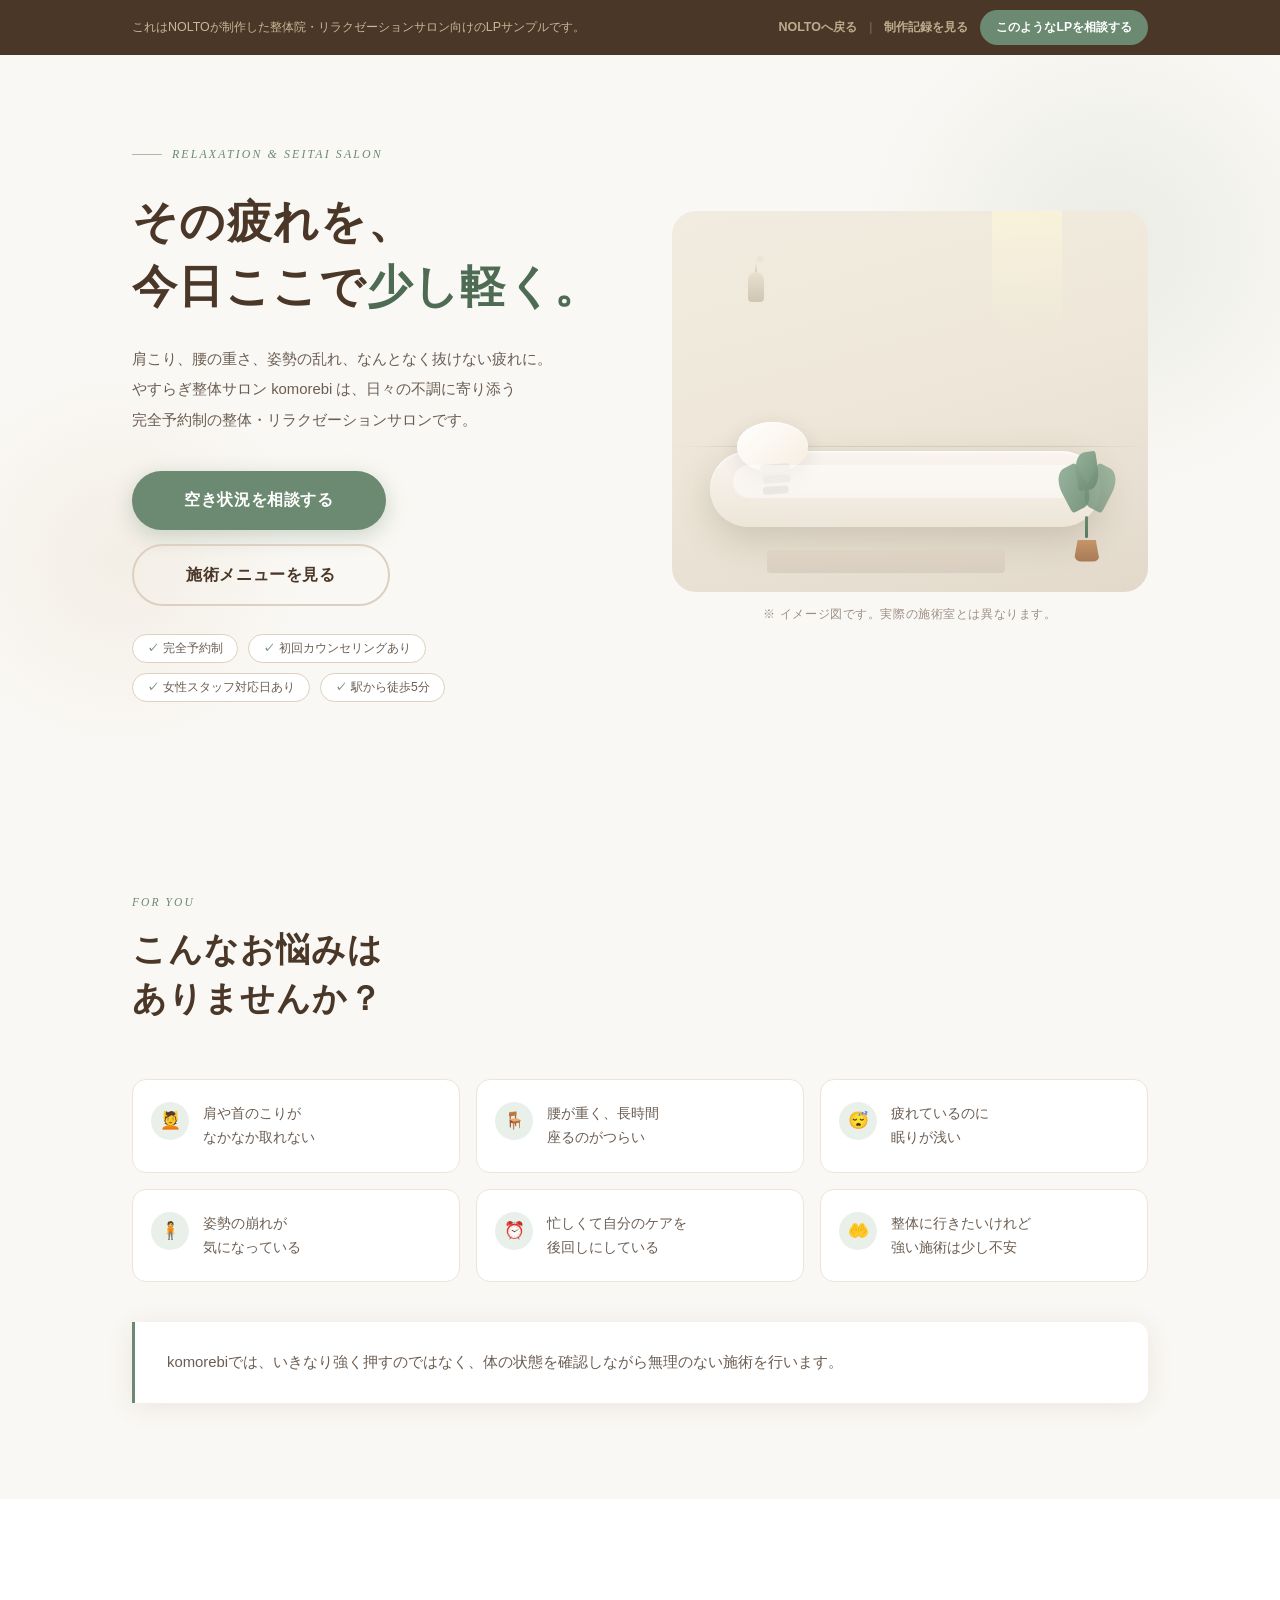
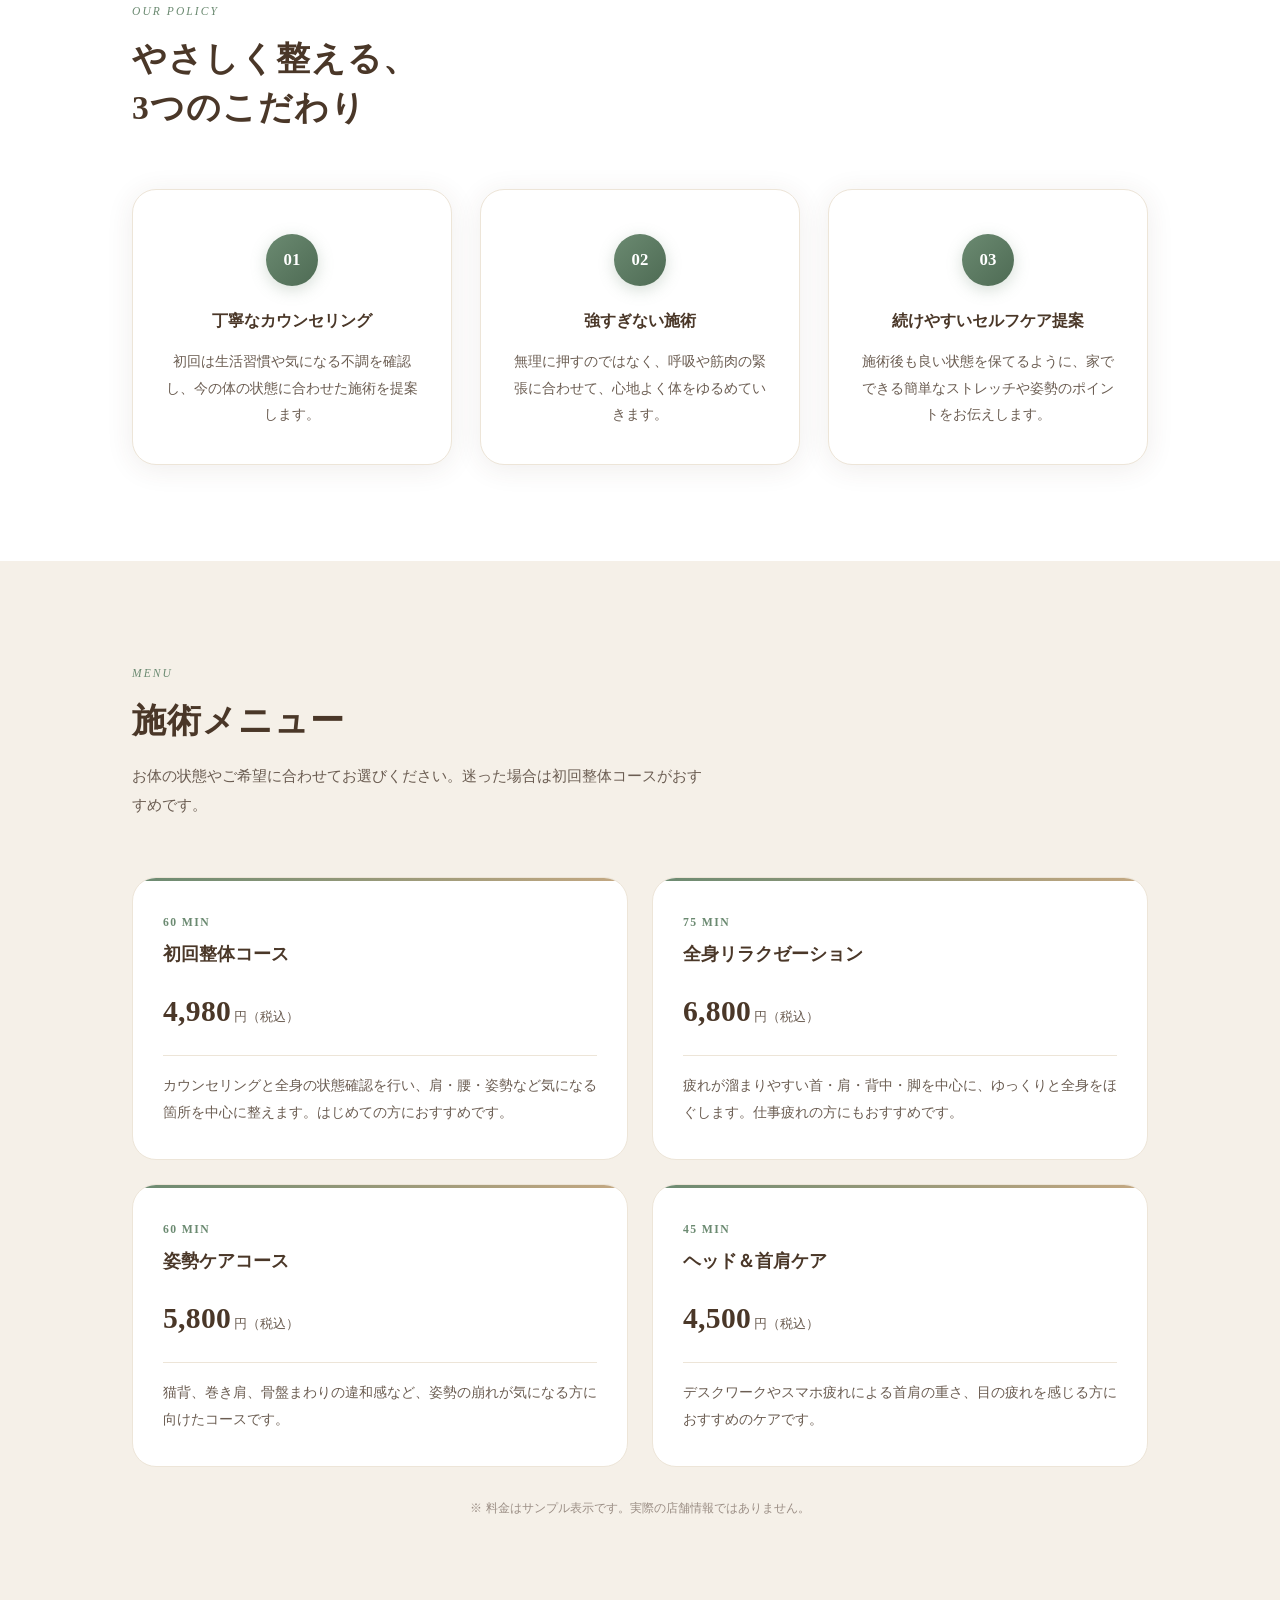
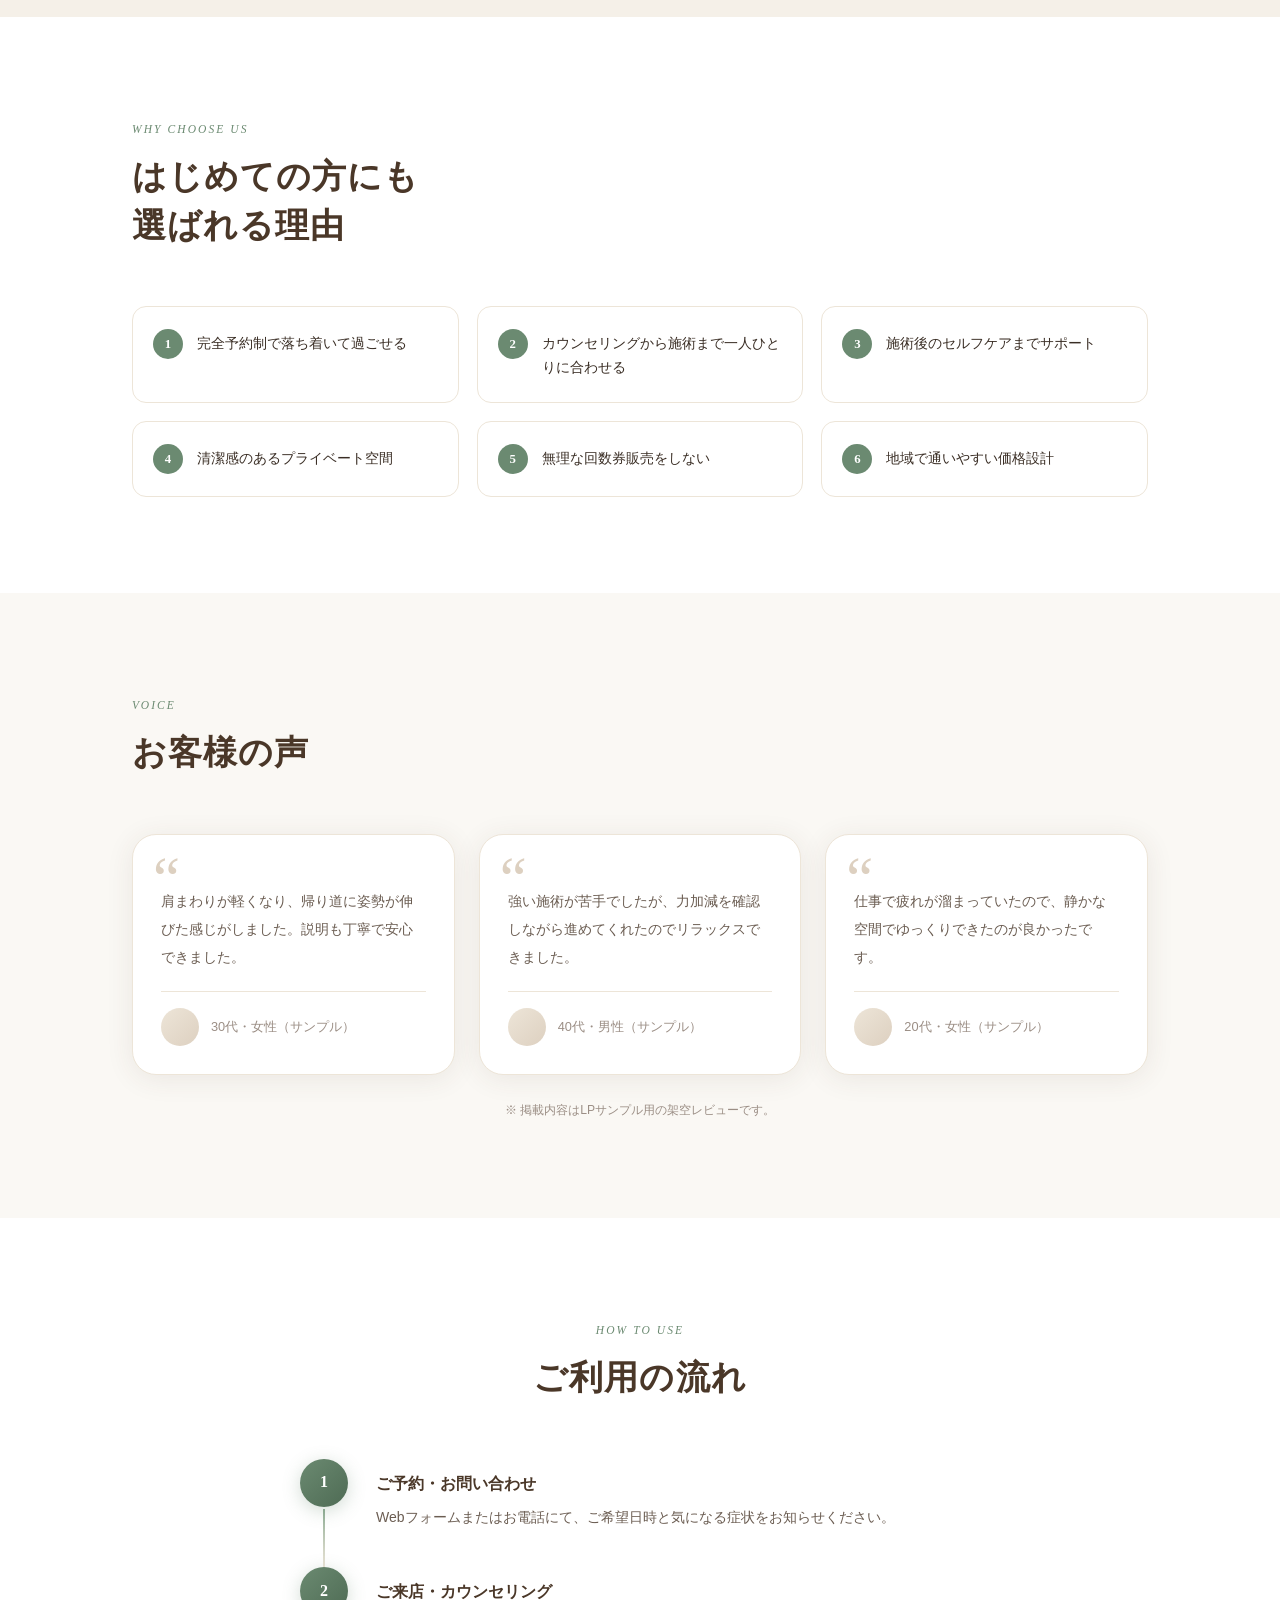
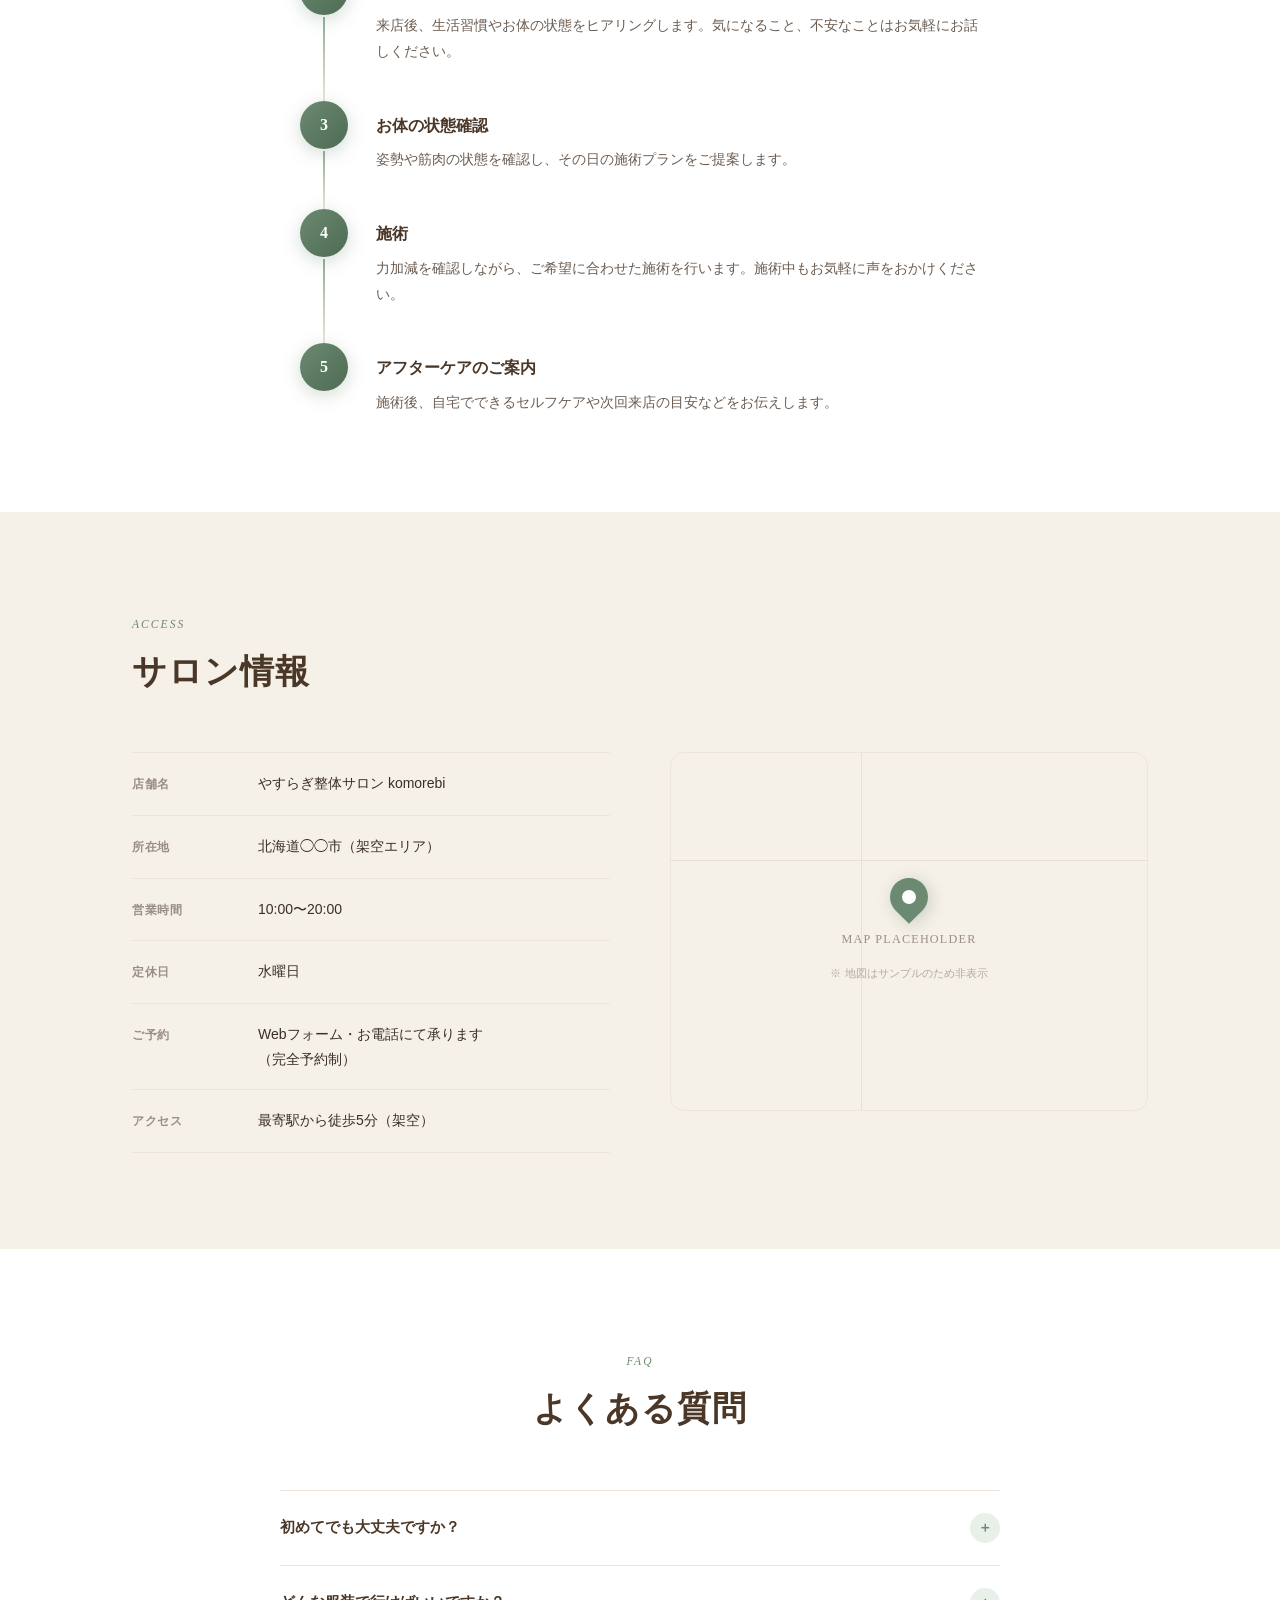
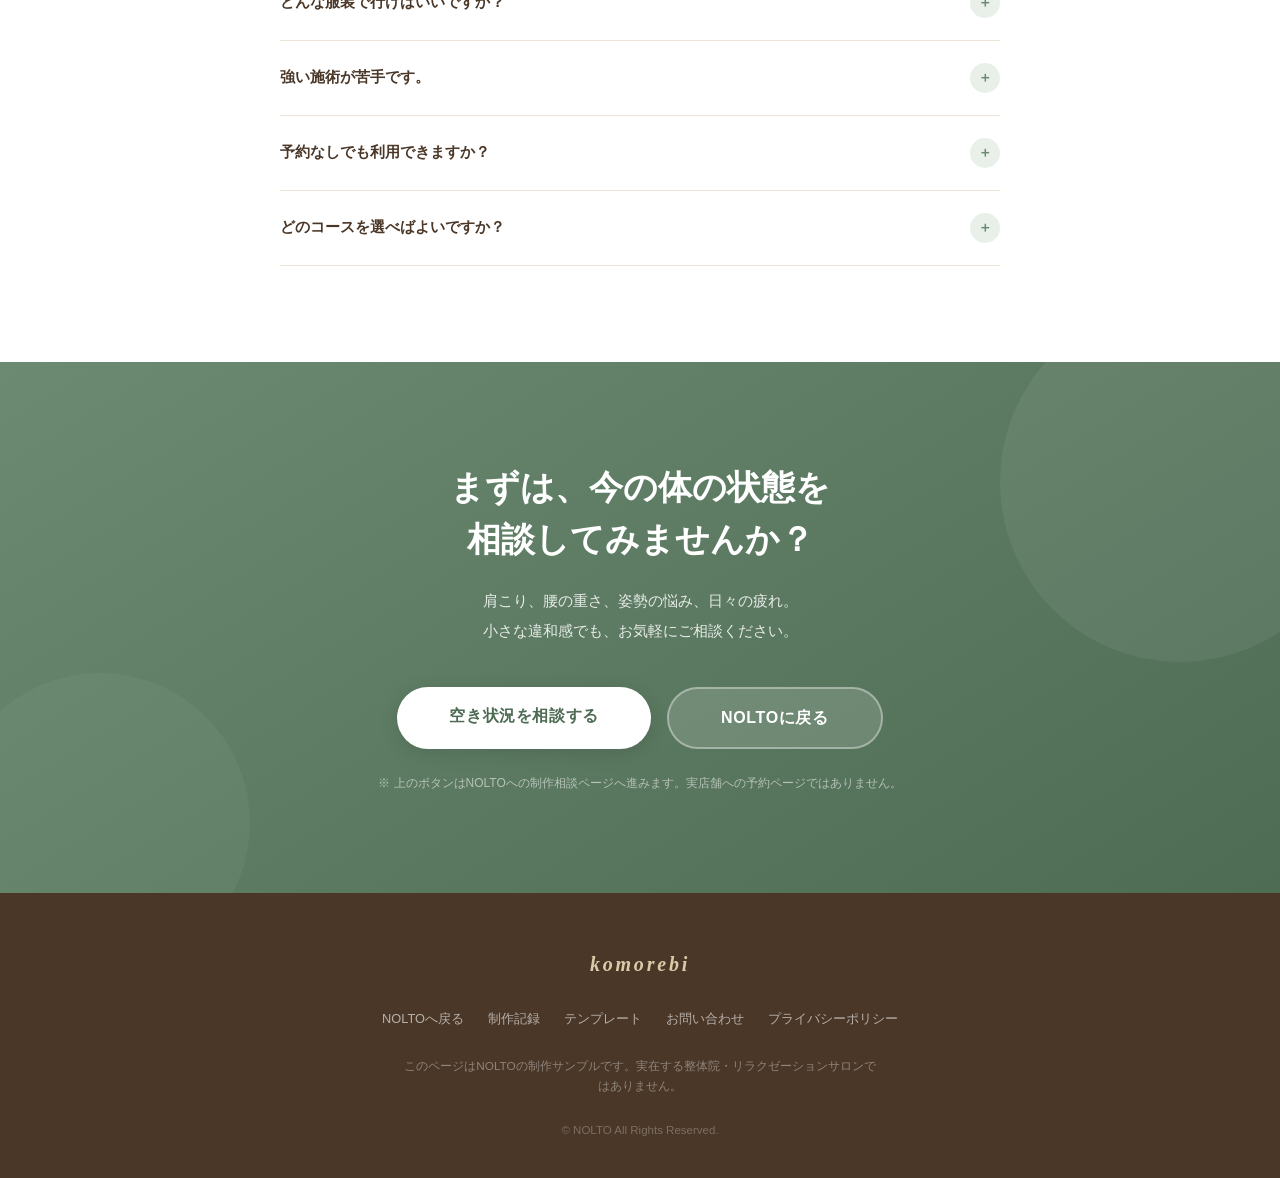
<file: sample-relaxation/index.html>
<!DOCTYPE html>
<html lang="ja">
<head>
  <meta charset="UTF-8">
  <meta name="viewport" content="width=device-width, initial-scale=1.0">
  <title>やすらぎ整体サロン komorebi | 整体院・リラクゼーションサロンLPサンプル</title>
  <meta name="description" content="NOLTOが制作した整体院・リラクゼーションサロン向けLPサンプルです。肩こり、腰痛、疲れ、姿勢の悩みに寄り添う地域サロンを想定し、安心感と予約導線を重視した構成です。">

  <!-- OGP -->
  <meta property="og:site_name" content="NOLTO">
  <meta property="og:type" content="website">
  <meta property="og:title" content="整体院・リラクゼーションサロン向けLPサンプル | NOLTO">
  <meta property="og:description" content="NOLTOが制作した整体院・リラクゼーションサロン向けLPサンプルです。やさしい雰囲気、安心感、予約導線を重視して構成しています。">
  <meta property="og:url" content="https://nolto-web.github.io/nolto/sample-relaxation/">
  <meta property="og:image" content="https://nolto-web.github.io/nolto/images/ogp-nolto.png">
  <meta property="og:image:width" content="1200">
  <meta property="og:image:height" content="630">
  <meta name="twitter:card" content="summary_large_image">
  <meta name="twitter:title" content="整体院・リラクゼーションサロン向けLPサンプル | NOLTO">
  <meta name="twitter:description" content="NOLTOが制作した整体院・リラクゼーションサロン向けLPサンプルです。やさしい雰囲気、安心感、予約導線を重視して構成しています。">
  <meta name="twitter:image" content="https://nolto-web.github.io/nolto/images/ogp-nolto.png">

  <link rel="stylesheet" href="style.css">

  <!-- Google Analytics -->
  <script async src="https://www.googletagmanager.com/gtag/js?id=G-3QHENL6K99"></script>
  <script>
    window.dataLayer = window.dataLayer || [];
    function gtag(){dataLayer.push(arguments);}
    gtag('js', new Date());
    gtag('config', 'G-3QHENL6K99');
  </script>
</head>

<body>

  <!-- ================================================
       制作サンプルバー
       ================================================ -->
  <div class="sample-toolbar">
    <div class="container sample-toolbar-inner">
      <span class="sample-toolbar-text">これはNOLTOが制作した整体院・リラクゼーションサロン向けのLPサンプルです。</span>
      <div class="sample-toolbar-actions">
        <a href="../index.html">NOLTOへ戻る</a>
        <a href="../records.html">制作記録を見る</a>
        <a href="../contact.html?plan=1ページLP制作" class="sample-toolbar-btn">このようなLPを相談する</a>
      </div>
    </div>
  </div>

  <!-- ================================================
       ヒーロー
       ================================================ -->
  <section class="hero">
    <div class="container hero-inner">

      <div class="hero-content anim">
        <span class="hero-eyebrow">Relaxation &amp; Seitai Salon</span>
        <h1 class="hero-title">
          その疲れを、<br>
          今日ここで<span class="accent">少し軽く。</span>
        </h1>
        <p class="hero-sub">
          肩こり、腰の重さ、姿勢の乱れ、なんとなく抜けない疲れに。<br>
          やすらぎ整体サロン komorebi は、日々の不調に寄り添う<br>
          完全予約制の整体・リラクゼーションサロンです。
        </p>
        <div class="hero-actions">
          <a href="../contact.html?plan=1ページLP制作" class="btn btn-primary btn-lg">空き状況を相談する</a>
          <a href="#menu" class="btn btn-outline btn-lg">施術メニューを見る</a>
        </div>
        <div class="hero-badges">
          <span class="hero-badge">完全予約制</span>
          <span class="hero-badge">初回カウンセリングあり</span>
          <span class="hero-badge">女性スタッフ対応日あり</span>
          <span class="hero-badge">駅から徒歩5分</span>
        </div>
      </div>

      <div class="hero-visual anim" style="transition-delay:.18s;">
        <!-- CSS Illustration: Relaxation room -->
        <div class="salon-scene">
          <div class="salon-room">
            <div class="salon-light"></div>
            <div class="salon-wall-line"></div>
            <div class="salon-diffuser"></div>
            <div class="salon-bed">
              <div class="salon-pillow"></div>
              <div class="salon-towels">
                <div class="salon-towel"></div>
                <div class="salon-towel"></div>
                <div class="salon-towel"></div>
              </div>
            </div>
            <div class="salon-mat"></div>
            <div class="salon-plant">
              <div class="salon-plant-leaves">
                <div class="salon-leaf"></div>
                <div class="salon-leaf"></div>
                <div class="salon-leaf"></div>
              </div>
              <div class="salon-plant-stem"></div>
              <div class="salon-plant-pot"></div>
            </div>
          </div>
        </div>
        <p class="salon-caption">※ イメージ図です。実際の施術室とは異なります。</p>
      </div>

    </div>
  </section>

  <!-- ================================================
       悩み訴求
       ================================================ -->
  <section class="section section-cream" id="concerns">
    <div class="container">
      <div class="section-header anim">
        <span class="section-eyebrow">For You</span>
        <h2 class="section-title">こんなお悩みは<br>ありませんか？</h2>
      </div>

      <div class="concern-grid">
        <div class="concern-card anim">
          <div class="concern-icon">💆</div>
          <p class="concern-text">肩や首のこりが<br>なかなか取れない</p>
        </div>
        <div class="concern-card anim" style="transition-delay:.06s;">
          <div class="concern-icon">🪑</div>
          <p class="concern-text">腰が重く、長時間<br>座るのがつらい</p>
        </div>
        <div class="concern-card anim" style="transition-delay:.12s;">
          <div class="concern-icon">😴</div>
          <p class="concern-text">疲れているのに<br>眠りが浅い</p>
        </div>
        <div class="concern-card anim" style="transition-delay:.18s;">
          <div class="concern-icon">🧍</div>
          <p class="concern-text">姿勢の崩れが<br>気になっている</p>
        </div>
        <div class="concern-card anim" style="transition-delay:.24s;">
          <div class="concern-icon">⏰</div>
          <p class="concern-text">忙しくて自分のケアを<br>後回しにしている</p>
        </div>
        <div class="concern-card anim" style="transition-delay:.30s;">
          <div class="concern-icon">🤲</div>
          <p class="concern-text">整体に行きたいけれど<br>強い施術は少し不安</p>
        </div>
      </div>

      <div class="concern-closing anim">
        komorebiでは、いきなり強く押すのではなく、体の状態を確認しながら無理のない施術を行います。
      </div>
    </div>
  </section>

  <!-- ================================================
       特徴
       ================================================ -->
  <section class="section section-white" id="features">
    <div class="container">
      <div class="section-header anim">
        <span class="section-eyebrow">Our Policy</span>
        <h2 class="section-title">やさしく整える、<br>3つのこだわり</h2>
      </div>

      <div class="features-grid">
        <div class="feature-card anim">
          <div class="feature-num">01</div>
          <h3 class="feature-title">丁寧なカウンセリング</h3>
          <p class="feature-text">初回は生活習慣や気になる不調を確認し、今の体の状態に合わせた施術を提案します。</p>
        </div>
        <div class="feature-card anim" style="transition-delay:.12s;">
          <div class="feature-num">02</div>
          <h3 class="feature-title">強すぎない施術</h3>
          <p class="feature-text">無理に押すのではなく、呼吸や筋肉の緊張に合わせて、心地よく体をゆるめていきます。</p>
        </div>
        <div class="feature-card anim" style="transition-delay:.24s;">
          <div class="feature-num">03</div>
          <h3 class="feature-title">続けやすいセルフケア提案</h3>
          <p class="feature-text">施術後も良い状態を保てるように、家でできる簡単なストレッチや姿勢のポイントをお伝えします。</p>
        </div>
      </div>
    </div>
  </section>

  <!-- ================================================
       施術メニュー
       ================================================ -->
  <section class="section section-ivory" id="menu">
    <div class="container">
      <div class="section-header anim">
        <span class="section-eyebrow">Menu</span>
        <h2 class="section-title">施術メニュー</h2>
        <p class="section-sub">お体の状態やご希望に合わせてお選びください。迷った場合は初回整体コースがおすすめです。</p>
      </div>

      <div class="menu-grid">
        <div class="menu-card anim">
          <p class="menu-duration">60 min</p>
          <h3 class="menu-name">初回整体コース</h3>
          <div class="menu-price">
            <span class="menu-price-num">4,980</span>
            <span class="menu-price-unit">円（税込）</span>
          </div>
          <p class="menu-desc">カウンセリングと全身の状態確認を行い、肩・腰・姿勢など気になる箇所を中心に整えます。はじめての方におすすめです。</p>
        </div>

        <div class="menu-card anim" style="transition-delay:.08s;">
          <p class="menu-duration">75 min</p>
          <h3 class="menu-name">全身リラクゼーション</h3>
          <div class="menu-price">
            <span class="menu-price-num">6,800</span>
            <span class="menu-price-unit">円（税込）</span>
          </div>
          <p class="menu-desc">疲れが溜まりやすい首・肩・背中・脚を中心に、ゆっくりと全身をほぐします。仕事疲れの方にもおすすめです。</p>
        </div>

        <div class="menu-card anim" style="transition-delay:.16s;">
          <p class="menu-duration">60 min</p>
          <h3 class="menu-name">姿勢ケアコース</h3>
          <div class="menu-price">
            <span class="menu-price-num">5,800</span>
            <span class="menu-price-unit">円（税込）</span>
          </div>
          <p class="menu-desc">猫背、巻き肩、骨盤まわりの違和感など、姿勢の崩れが気になる方に向けたコースです。</p>
        </div>

        <div class="menu-card anim" style="transition-delay:.24s;">
          <p class="menu-duration">45 min</p>
          <h3 class="menu-name">ヘッド＆首肩ケア</h3>
          <div class="menu-price">
            <span class="menu-price-num">4,500</span>
            <span class="menu-price-unit">円（税込）</span>
          </div>
          <p class="menu-desc">デスクワークやスマホ疲れによる首肩の重さ、目の疲れを感じる方におすすめのケアです。</p>
        </div>
      </div>

      <p class="menu-note">※ 料金はサンプル表示です。実際の店舗情報ではありません。</p>
    </div>
  </section>

  <!-- ================================================
       選ばれる理由
       ================================================ -->
  <section class="section section-white" id="reasons">
    <div class="container">
      <div class="section-header anim">
        <span class="section-eyebrow">Why Choose Us</span>
        <h2 class="section-title">はじめての方にも<br>選ばれる理由</h2>
      </div>

      <div class="reasons-grid">
        <div class="reason-card anim">
          <div class="reason-num">1</div>
          <p class="reason-text">完全予約制で落ち着いて過ごせる</p>
        </div>
        <div class="reason-card anim" style="transition-delay:.05s;">
          <div class="reason-num">2</div>
          <p class="reason-text">カウンセリングから施術まで一人ひとりに合わせる</p>
        </div>
        <div class="reason-card anim" style="transition-delay:.1s;">
          <div class="reason-num">3</div>
          <p class="reason-text">施術後のセルフケアまでサポート</p>
        </div>
        <div class="reason-card anim" style="transition-delay:.15s;">
          <div class="reason-num">4</div>
          <p class="reason-text">清潔感のあるプライベート空間</p>
        </div>
        <div class="reason-card anim" style="transition-delay:.2s;">
          <div class="reason-num">5</div>
          <p class="reason-text">無理な回数券販売をしない</p>
        </div>
        <div class="reason-card anim" style="transition-delay:.25s;">
          <div class="reason-num">6</div>
          <p class="reason-text">地域で通いやすい価格設計</p>
        </div>
      </div>
    </div>
  </section>

  <!-- ================================================
       お客様の声
       ================================================ -->
  <section class="section section-cream" id="voice">
    <div class="container">
      <div class="section-header anim">
        <span class="section-eyebrow">Voice</span>
        <h2 class="section-title">お客様の声</h2>
      </div>

      <div class="testimonials-grid">
        <div class="testimonial-card anim">
          <p class="testimonial-text">肩まわりが軽くなり、帰り道に姿勢が伸びた感じがしました。説明も丁寧で安心できました。</p>
          <div class="testimonial-meta">
            <div class="testimonial-avatar"></div>
            <p class="testimonial-name">30代・女性（サンプル）</p>
          </div>
        </div>
        <div class="testimonial-card anim" style="transition-delay:.1s;">
          <p class="testimonial-text">強い施術が苦手でしたが、力加減を確認しながら進めてくれたのでリラックスできました。</p>
          <div class="testimonial-meta">
            <div class="testimonial-avatar"></div>
            <p class="testimonial-name">40代・男性（サンプル）</p>
          </div>
        </div>
        <div class="testimonial-card anim" style="transition-delay:.2s;">
          <p class="testimonial-text">仕事で疲れが溜まっていたので、静かな空間でゆっくりできたのが良かったです。</p>
          <div class="testimonial-meta">
            <div class="testimonial-avatar"></div>
            <p class="testimonial-name">20代・女性（サンプル）</p>
          </div>
        </div>
      </div>
      <p class="testimonials-note">※ 掲載内容はLPサンプル用の架空レビューです。</p>
    </div>
  </section>

  <!-- ================================================
       ご利用の流れ
       ================================================ -->
  <section class="section section-white" id="flow">
    <div class="container">
      <div class="section-header center anim">
        <span class="section-eyebrow">How to Use</span>
        <h2 class="section-title">ご利用の流れ</h2>
      </div>

      <div class="flow-steps">
        <div class="flow-step anim">
          <div class="flow-num">1</div>
          <div class="flow-content">
            <h3 class="flow-title">ご予約・お問い合わせ</h3>
            <p class="flow-desc">Webフォームまたはお電話にて、ご希望日時と気になる症状をお知らせください。</p>
          </div>
        </div>
        <div class="flow-step anim" style="transition-delay:.08s;">
          <div class="flow-num">2</div>
          <div class="flow-content">
            <h3 class="flow-title">ご来店・カウンセリング</h3>
            <p class="flow-desc">来店後、生活習慣やお体の状態をヒアリングします。気になること、不安なことはお気軽にお話しください。</p>
          </div>
        </div>
        <div class="flow-step anim" style="transition-delay:.16s;">
          <div class="flow-num">3</div>
          <div class="flow-content">
            <h3 class="flow-title">お体の状態確認</h3>
            <p class="flow-desc">姿勢や筋肉の状態を確認し、その日の施術プランをご提案します。</p>
          </div>
        </div>
        <div class="flow-step anim" style="transition-delay:.24s;">
          <div class="flow-num">4</div>
          <div class="flow-content">
            <h3 class="flow-title">施術</h3>
            <p class="flow-desc">力加減を確認しながら、ご希望に合わせた施術を行います。施術中もお気軽に声をおかけください。</p>
          </div>
        </div>
        <div class="flow-step anim" style="transition-delay:.32s;">
          <div class="flow-num">5</div>
          <div class="flow-content">
            <h3 class="flow-title">アフターケアのご案内</h3>
            <p class="flow-desc">施術後、自宅でできるセルフケアや次回来店の目安などをお伝えします。</p>
          </div>
        </div>
      </div>
    </div>
  </section>

  <!-- ================================================
       サロン情報
       ================================================ -->
  <section class="section section-ivory" id="shop">
    <div class="container">
      <div class="section-header anim">
        <span class="section-eyebrow">Access</span>
        <h2 class="section-title">サロン情報</h2>
      </div>

      <div class="shop-grid">
        <div class="shop-table anim">
          <div class="shop-row">
            <span class="shop-label">店舗名</span>
            <span class="shop-value">やすらぎ整体サロン komorebi</span>
          </div>
          <div class="shop-row">
            <span class="shop-label">所在地</span>
            <span class="shop-value">北海道◯◯市（架空エリア）</span>
          </div>
          <div class="shop-row">
            <span class="shop-label">営業時間</span>
            <span class="shop-value">10:00〜20:00</span>
          </div>
          <div class="shop-row">
            <span class="shop-label">定休日</span>
            <span class="shop-value">水曜日</span>
          </div>
          <div class="shop-row">
            <span class="shop-label">ご予約</span>
            <span class="shop-value">Webフォーム・お電話にて承ります<br>（完全予約制）</span>
          </div>
          <div class="shop-row">
            <span class="shop-label">アクセス</span>
            <span class="shop-value">最寄駅から徒歩5分（架空）</span>
          </div>
        </div>

        <div class="anim" style="transition-delay:.15s;">
          <div class="map-placeholder">
            <div class="map-pin"></div>
            <p class="map-label">MAP PLACEHOLDER</p>
            <p class="map-note">※ 地図はサンプルのため非表示</p>
          </div>
        </div>
      </div>
    </div>
  </section>

  <!-- ================================================
       よくある質問
       ================================================ -->
  <section class="section section-white" id="faq">
    <div class="container">
      <div class="section-header center anim">
        <span class="section-eyebrow">FAQ</span>
        <h2 class="section-title">よくある質問</h2>
      </div>

      <div class="faq-list">
        <div class="faq-item anim">
          <button class="faq-question" aria-expanded="false">
            初めてでも大丈夫ですか？
            <span class="faq-icon" aria-hidden="true">＋</span>
          </button>
          <div class="faq-answer" aria-hidden="true">
            <p class="faq-answer-inner">はい。初回はカウンセリングを行い、不安な点を確認しながら進めます。気になること、苦手なことは何でもおっしゃってください。</p>
          </div>
        </div>

        <div class="faq-item anim">
          <button class="faq-question" aria-expanded="false">
            どんな服装で行けばいいですか？
            <span class="faq-icon" aria-hidden="true">＋</span>
          </button>
          <div class="faq-answer" aria-hidden="true">
            <p class="faq-answer-inner">動きやすい服装がおすすめです。ジーンズや締め付けの強い服は施術しにくい場合があります。詳しくはご予約時にお伝えします。</p>
          </div>
        </div>

        <div class="faq-item anim">
          <button class="faq-question" aria-expanded="false">
            強い施術が苦手です。
            <span class="faq-icon" aria-hidden="true">＋</span>
          </button>
          <div class="faq-answer" aria-hidden="true">
            <p class="faq-answer-inner">問題ありません。力加減は施術中も随時確認しながら進めます。「もう少しやさしく」「そこが気持ちいい」など、遠慮なくお声がけください。</p>
          </div>
        </div>

        <div class="faq-item anim">
          <button class="faq-question" aria-expanded="false">
            予約なしでも利用できますか？
            <span class="faq-icon" aria-hidden="true">＋</span>
          </button>
          <div class="faq-answer" aria-hidden="true">
            <p class="faq-answer-inner">申し訳ありませんが、komorebiは完全予約制です。当日のご予約はお電話またはWebフォームにてご連絡ください。</p>
          </div>
        </div>

        <div class="faq-item anim">
          <button class="faq-question" aria-expanded="false">
            どのコースを選べばよいですか？
            <span class="faq-icon" aria-hidden="true">＋</span>
          </button>
          <div class="faq-answer" aria-hidden="true">
            <p class="faq-answer-inner">迷った場合は「初回整体コース（60分 / 4,980円）」がおすすめです。カウンセリング込みでお体の状態を確認し、次回以降のコース選びにも役立てることができます。</p>
          </div>
        </div>
      </div>
    </div>
  </section>

  <!-- ================================================
       最終CTA
       ================================================ -->
  <section class="final-cta">
    <div class="container final-cta-inner">
      <h2 class="anim">まずは、今の体の状態を<br>相談してみませんか？</h2>
      <p class="final-cta-sub anim" style="transition-delay:.1s;">
        肩こり、腰の重さ、姿勢の悩み、日々の疲れ。<br>
        小さな違和感でも、お気軽にご相談ください。
      </p>
      <div class="cta-buttons anim" style="transition-delay:.2s;">
        <a href="../contact.html?plan=1ページLP制作" class="btn btn-white btn-lg">空き状況を相談する</a>
        <a href="../index.html" class="btn btn-ghost-white btn-lg">NOLTOに戻る</a>
      </div>
      <p class="final-cta-note anim" style="transition-delay:.28s;">
        ※ 上のボタンはNOLTOへの制作相談ページへ進みます。実店舗への予約ページではありません。
      </p>
    </div>
  </section>

  <!-- ================================================
       フッター
       ================================================ -->
  <footer class="footer">
    <div class="container footer-inner">
      <p class="footer-logo">komorebi</p>
      <nav class="footer-nav">
        <a href="../index.html">NOLTOへ戻る</a>
        <a href="../records.html">制作記録</a>
        <a href="../templates.html">テンプレート</a>
        <a href="../contact.html?plan=1ページLP制作">お問い合わせ</a>
        <a href="../privacy.html">プライバシーポリシー</a>
      </nav>
      <p class="footer-sample-note">
        このページはNOLTOの制作サンプルです。実在する整体院・リラクゼーションサロンではありません。
      </p>
      <p class="footer-copy">© NOLTO All Rights Reserved.</p>
    </div>
  </footer>

  <!-- Fixed CTA (mobile) -->
  <div class="fixed-cta" id="fixedCta">
    <a href="../contact.html?plan=1ページLP制作" class="fixed-cta-link">空き状況を相談する（NOLTOサンプル）</a>
  </div>

  <script src="script.js"></script>
</body>
</html>
</file>
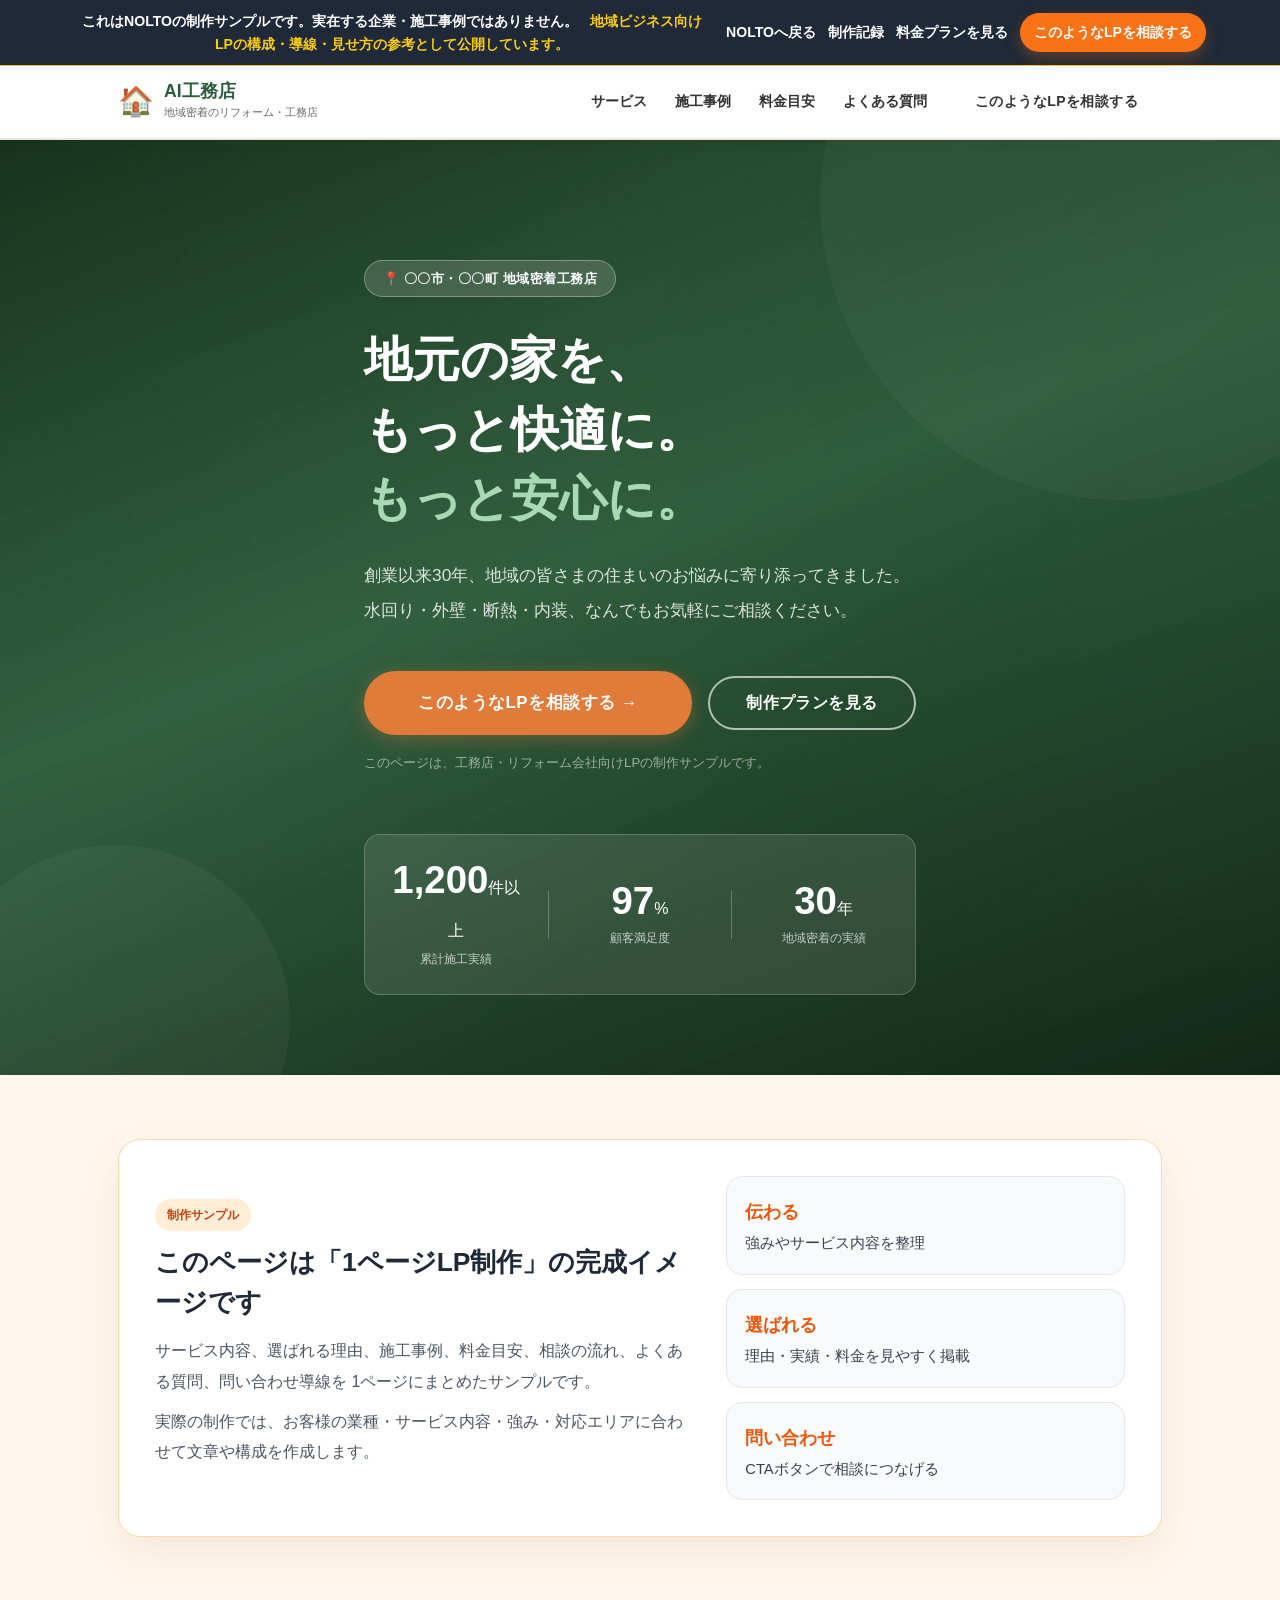
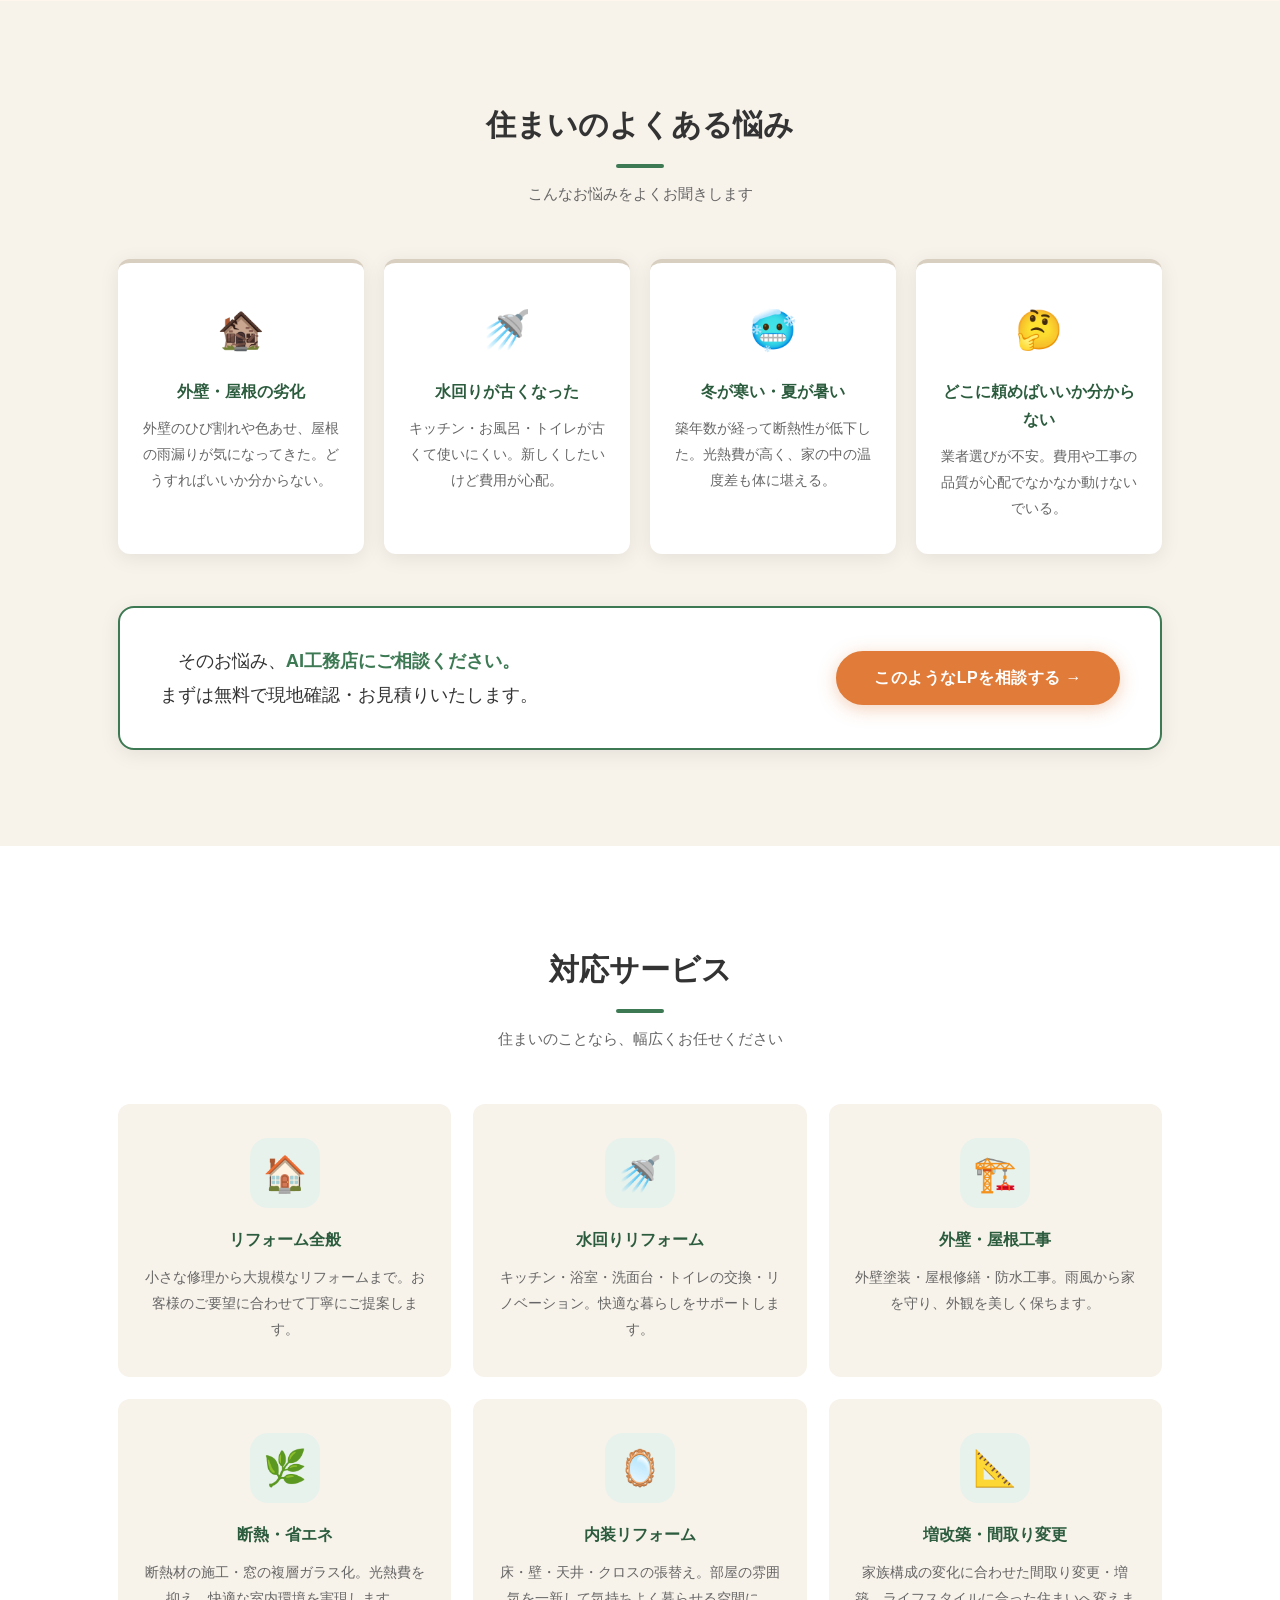
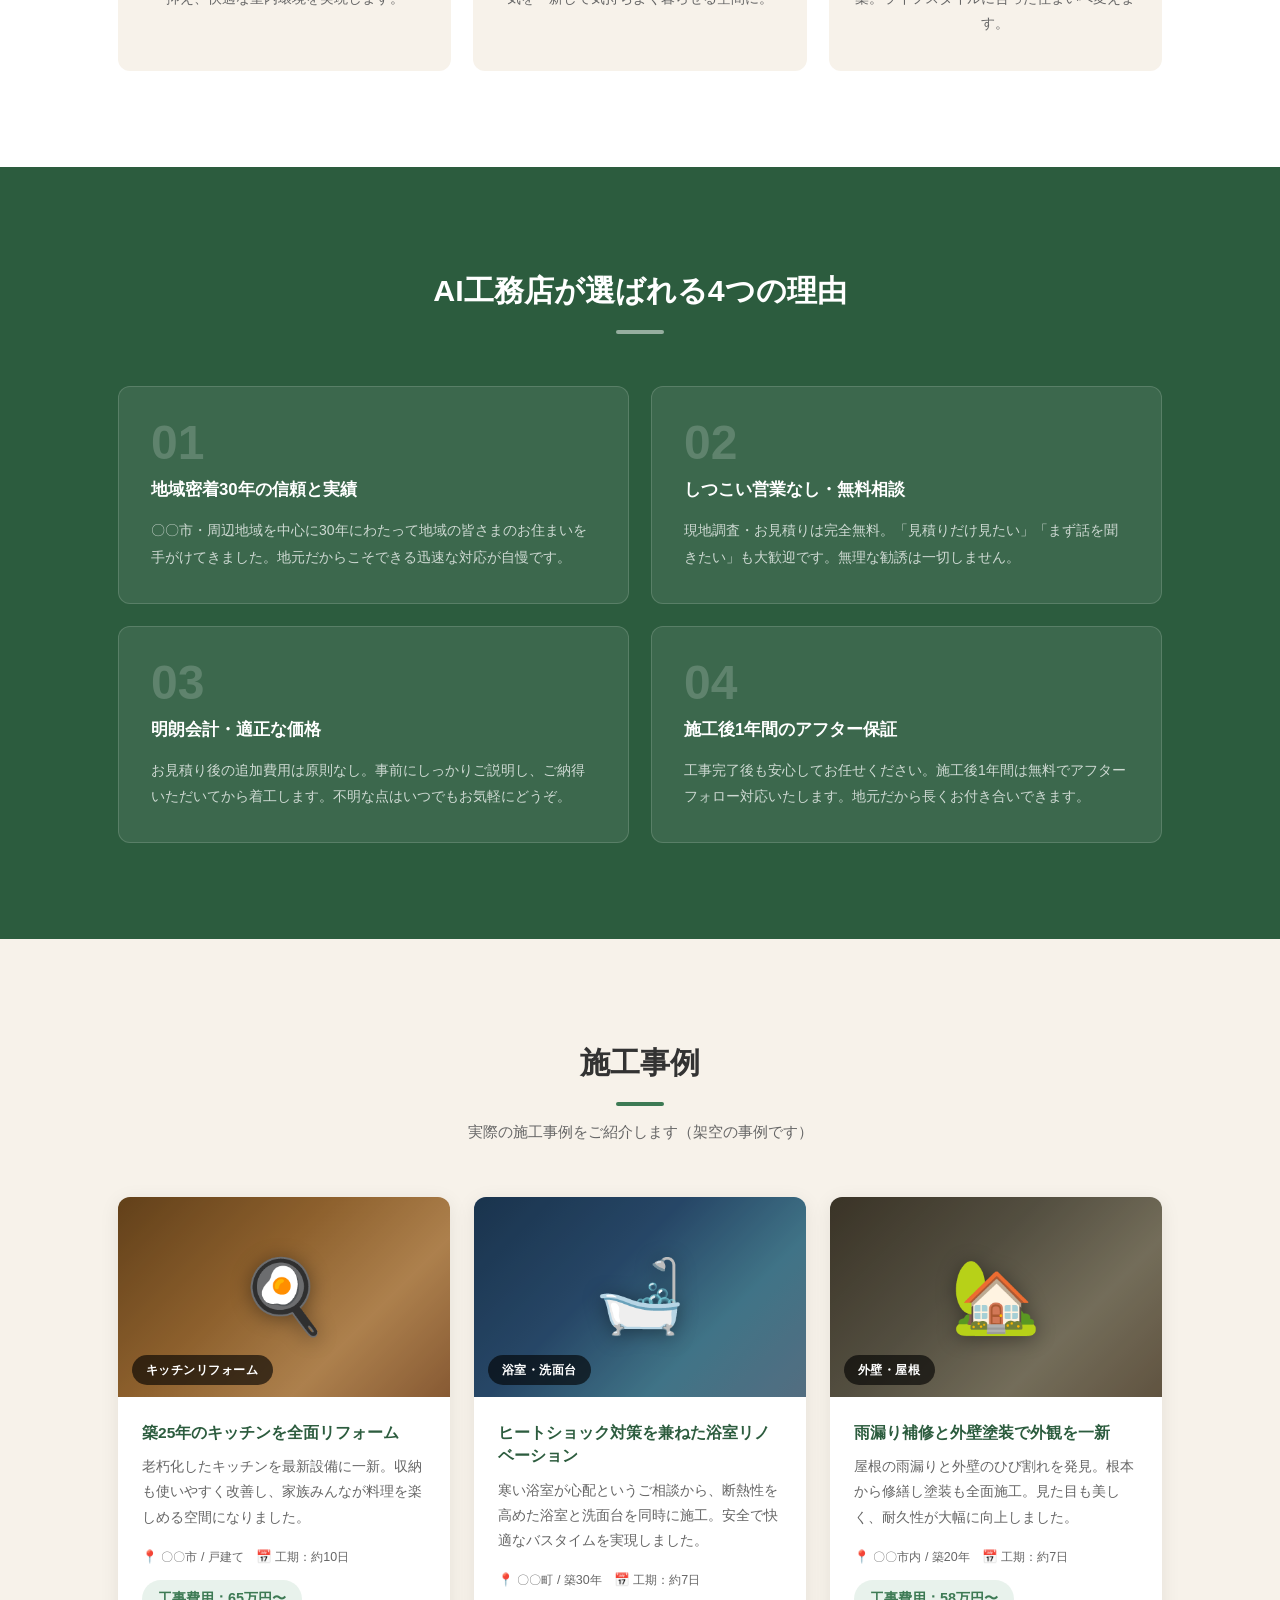
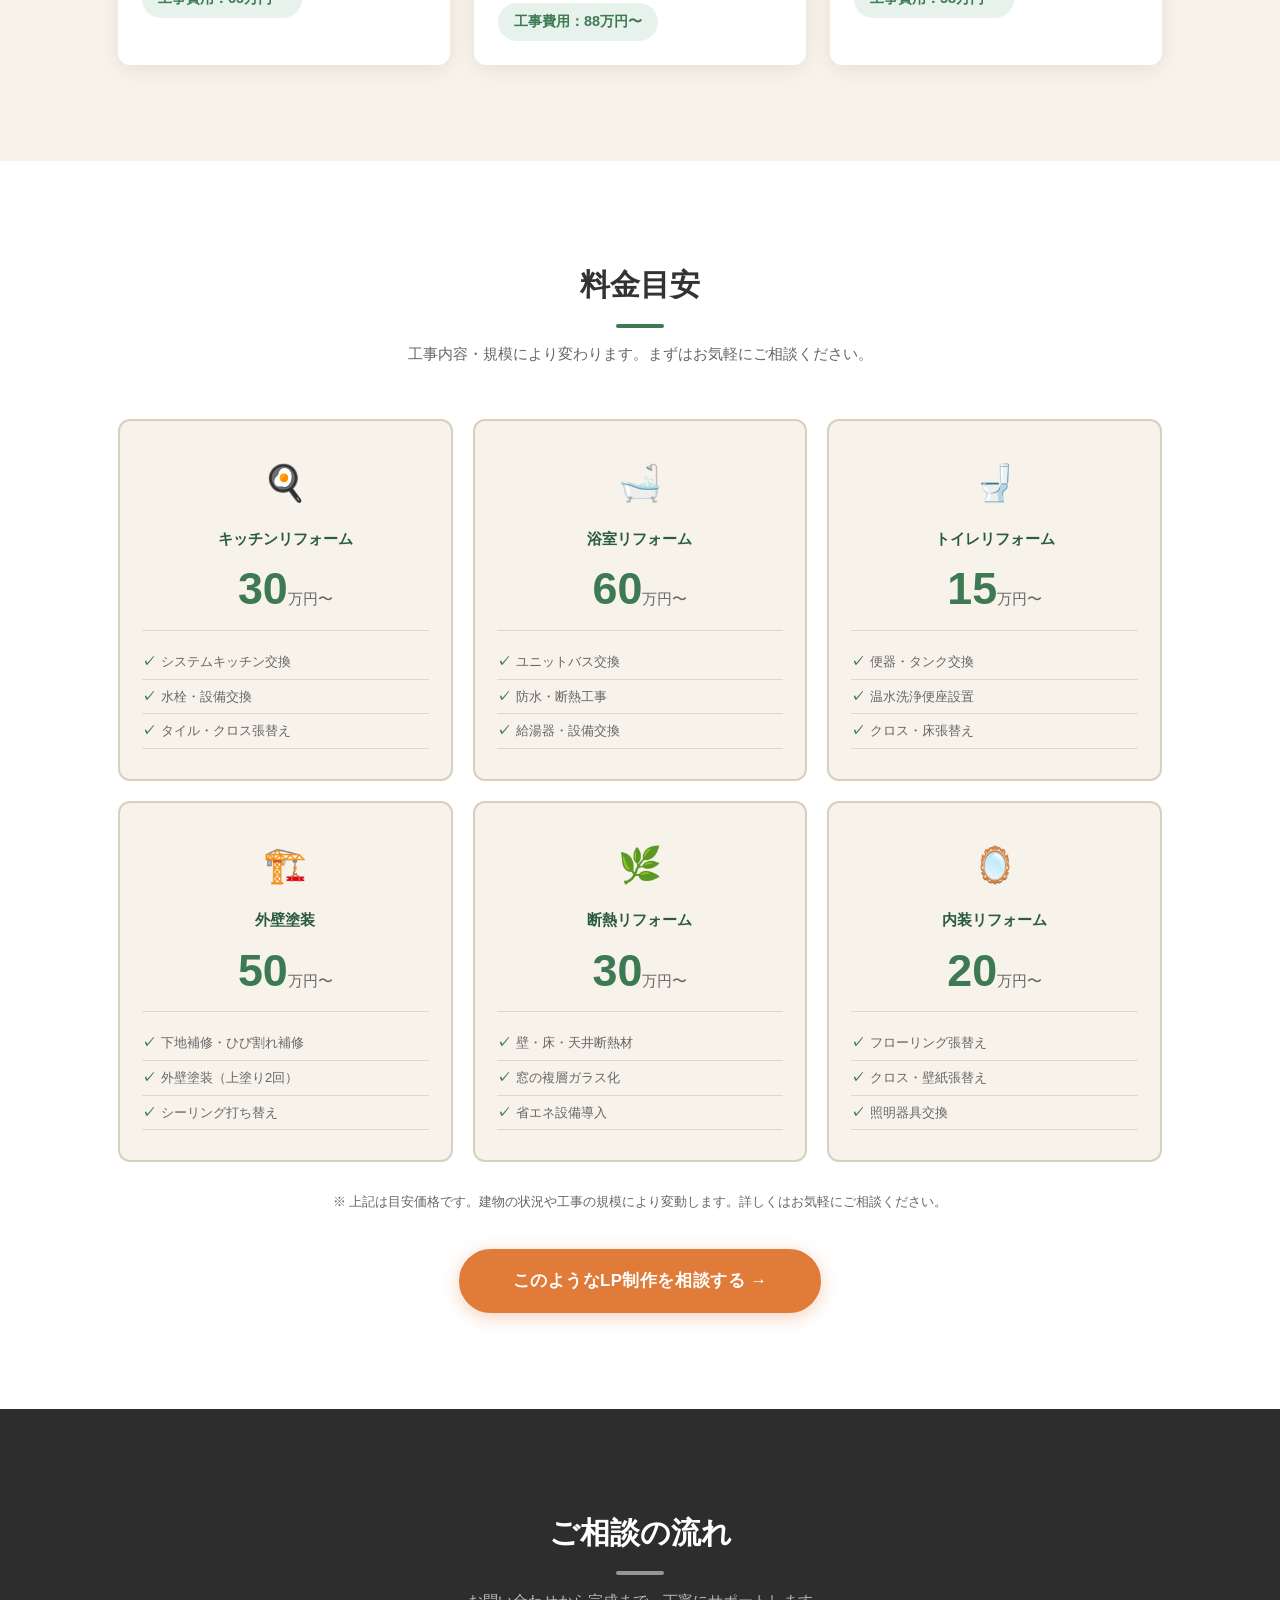
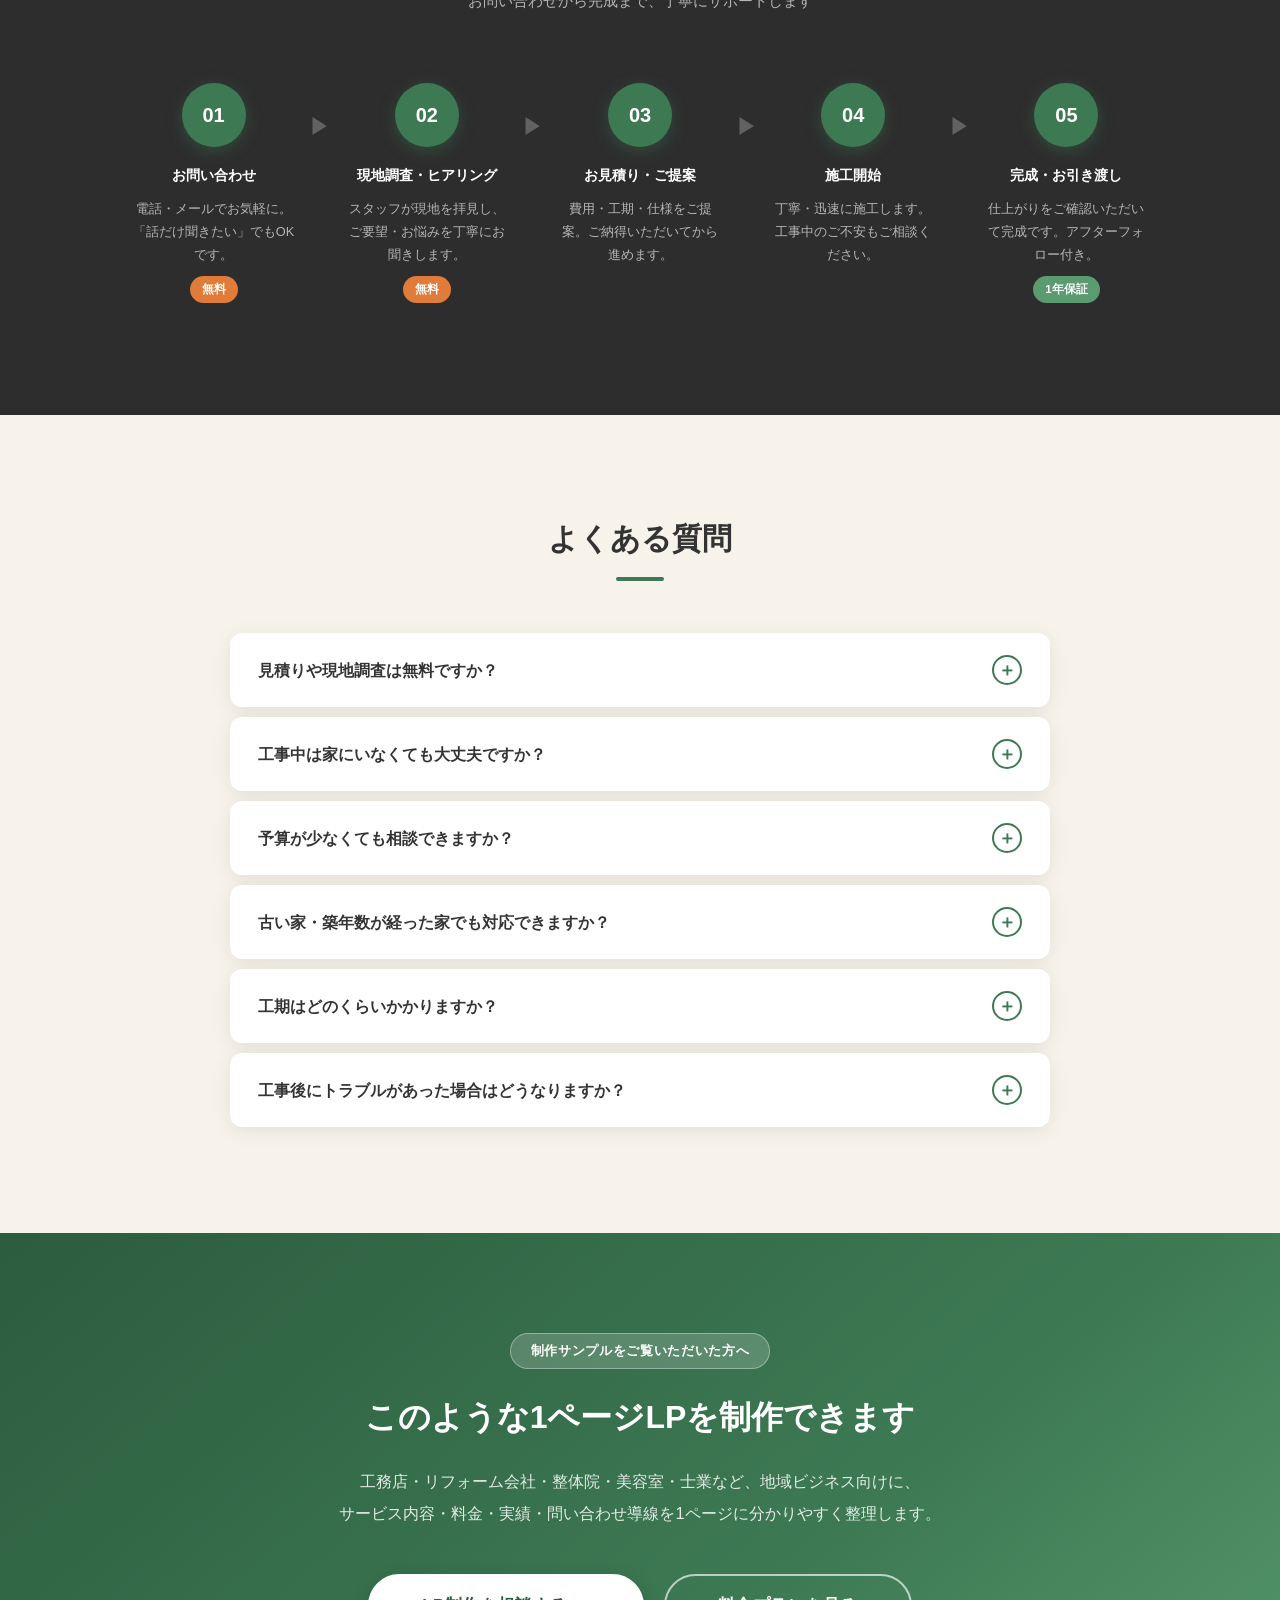
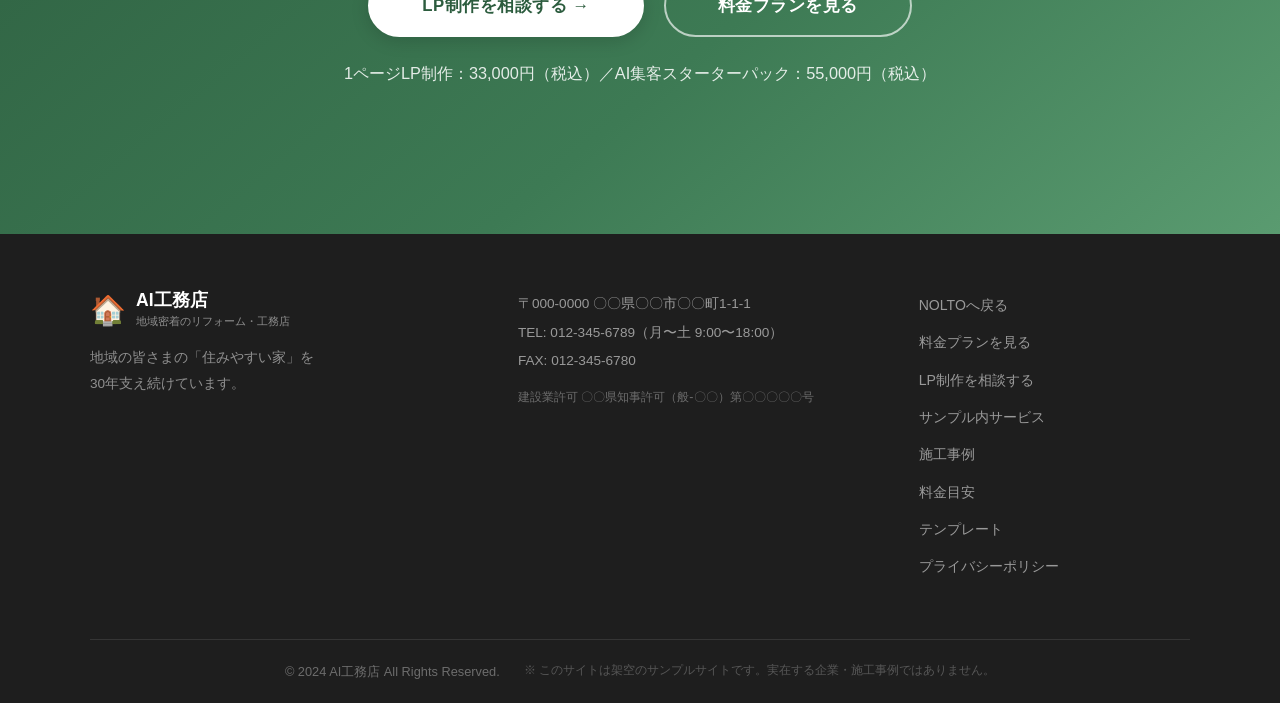
<file: sample/index.html>
<!DOCTYPE html>
<html lang="ja">
<head>
  <meta charset="UTF-8">
  <meta name="viewport" content="width=device-width, initial-scale=1.0">
  <title>工務店向けサンプルLP | NOLTO</title>
  <meta name="description" content="NOLTOが制作した工務店向けサンプルLPです。サービス紹介、施工事例、料金目安、問い合わせ導線を1ページに整理した制作サンプルです。">

  <!-- OGP / SNS共有用 -->
  <meta property="og:site_name" content="NOLTO">
  <meta property="og:type" content="website">
  <meta property="og:title" content="工務店向けサンプルLP | NOLTO">
  <meta property="og:description" content="NOLTOが制作した工務店向けサンプルLPです。サービス紹介、施工事例、料金目安、問い合わせ導線を1ページに整理した制作サンプルです。">
  <meta property="og:url" content="https://nolto-web.github.io/nolto/sample/">
  <meta property="og:image" content="https://nolto-web.github.io/nolto/images/ogp-nolto.png">
  <meta property="og:image:width" content="1200">
  <meta property="og:image:height" content="630">
  <meta name="twitter:card" content="summary_large_image">
  <meta name="twitter:title" content="工務店向けサンプルLP | NOLTO">
  <meta name="twitter:description" content="NOLTOが制作した工務店向けサンプルLPです。サービス紹介、施工事例、料金目安、問い合わせ導線を1ページに整理した制作サンプルです。">
  <meta name="twitter:image" content="https://nolto-web.github.io/nolto/images/ogp-nolto.png">

  <link rel="stylesheet" href="style.css">

  <!-- Google tag (gtag.js) -->
  <script async src="https://www.googletagmanager.com/gtag/js?id=G-3QHENL6K99"></script>
  <script>
    window.dataLayer = window.dataLayer || [];
    function gtag(){dataLayer.push(arguments);}
    gtag('js', new Date());
    gtag('config', 'G-3QHENL6K99');
  </script>
</head>
<body>

  <!-- サンプル表示バー -->
  <div class="notice-bar sample-toolbar" role="note">
    <div class="sample-toolbar-inner">
      <p>
        これはNOLTOの制作サンプルです。実在する企業・施工事例ではありません。
        <span>地域ビジネス向けLPの構成・導線・見せ方の参考として公開しています。</span>
      </p>
      <div class="sample-toolbar-actions">
        <a href="../index.html">NOLTOへ戻る</a>
        <a href="../records.html">制作記録</a>
        <a href="../index.html#plans">料金プランを見る</a>
        <a href="../contact.html?plan=1ページLP制作" class="sample-toolbar-btn">このようなLPを相談する</a>
      </div>
    </div>
  </div>

  <!-- ヘッダー -->
  <header class="header" id="top">
    <div class="container header-inner">
      <a href="#top" class="logo" aria-label="AI工務店 トップへ">
        <span class="logo-icon" aria-hidden="true">🏠</span>
        <div class="logo-text">
          <span class="logo-name">AI工務店</span>
          <span class="logo-tag">地域密着のリフォーム・工務店</span>
        </div>
      </a>
      <nav class="nav" aria-label="メインナビゲーション">
        <a href="#services">サービス</a>
        <a href="#cases">施工事例</a>
        <a href="#pricing">料金目安</a>
        <a href="#faq">よくある質問</a>
      </nav>
      <a href="../contact.html?plan=1ページLP制作" class="btn btn-primary btn-sm">このようなLPを相談する</a>
      <button class="hamburger" aria-label="メニューを開く" aria-expanded="false">
        <span></span><span></span><span></span>
      </button>
    </div>
  </header>

  <!-- モバイルメニュー -->
  <div class="mobile-menu" id="mobile-menu" aria-hidden="true">
    <nav>
      <a href="#services">サービス</a>
      <a href="#cases">施工事例</a>
      <a href="#pricing">料金目安</a>
      <a href="#faq">よくある質問</a>
      <a href="../contact.html?plan=1ページLP制作" class="btn btn-primary">このようなLPを相談する →</a>
    </nav>
  </div>

  <main>

    <!-- 1. ファーストビュー -->
    <section class="hero" id="hero">
      <div class="hero-deco" aria-hidden="true">
        <div class="hero-deco-1"></div>
        <div class="hero-deco-2"></div>
      </div>
      <div class="container hero-inner">
        <div class="hero-content">
          <span class="hero-badge">📍 〇〇市・〇〇町 地域密着工務店</span>
          <h1 class="hero-title">
            地元の家を、<br>
            もっと快適に。<br>
            <span class="hero-accent">もっと安心に。</span>
          </h1>
          <p class="hero-sub">
            創業以来30年、地域の皆さまの住まいのお悩みに寄り添ってきました。<br class="br-pc">
            水回り・外壁・断熱・内装、なんでもお気軽にご相談ください。
          </p>
          <div class="hero-cta-group">
            <a href="../contact.html?plan=1ページLP制作" class="btn btn-orange btn-large">このようなLPを相談する →</a>
            <a href="../index.html#plans" class="btn btn-outline-w">制作プランを見る</a>
          </div>
          <p class="hero-hours">このページは、工務店・リフォーム会社向けLPの制作サンプルです。</p>
        </div>
        <div class="hero-stats">
          <div class="stat-item">
            <span class="stat-num">1,200<small>件以上</small></span>
            <span class="stat-label">累計施工実績</span>
          </div>
          <div class="stat-div" aria-hidden="true"></div>
          <div class="stat-item">
            <span class="stat-num">97<small>%</small></span>
            <span class="stat-label">顧客満足度</span>
          </div>
          <div class="stat-div" aria-hidden="true"></div>
          <div class="stat-item">
            <span class="stat-num">30<small>年</small></span>
            <span class="stat-label">地域密着の実績</span>
          </div>
        </div>
      </div>
    </section>

    <!-- 制作サンプルの見方 -->
      <section class="sample-guide">
        <div class="container">
          <div class="sample-guide-card">
            <div class="sample-guide-content">
              <span class="sample-guide-label">制作サンプル</span>
              <h2>このページは「1ページLP制作」の完成イメージです</h2>
              <p>
                サービス内容、選ばれる理由、施工事例、料金目安、相談の流れ、よくある質問、問い合わせ導線を
                1ページにまとめたサンプルです。
              </p>
              <p>
              実際の制作では、お客様の業種・サービス内容・強み・対応エリアに合わせて文章や構成を作成します。
              </p>
            </div>

            <div class="sample-guide-points">
              <div>
                <strong>伝わる</strong>
                <span>強みやサービス内容を整理</span>
              </div>
              <div>
                <strong>選ばれる</strong>
                <span>理由・実績・料金を見やすく掲載</span>
              </div>
              <div>
                <strong>問い合わせ</strong>
                <span>CTAボタンで相談につなげる</span>
              </div>
            </div>
          </div>
        </div>
      </section>

    <!-- 2. 住まいのよくある悩み -->
    <section class="problems" id="problems">
      <div class="container">
        <h2 class="section-title">住まいのよくある悩み</h2>
        <p class="section-sub">こんなお悩みをよくお聞きします</p>
        <div class="problems-grid">
          <div class="problem-card">
            <span class="problem-icon">🏚️</span>
            <h3>外壁・屋根の劣化</h3>
            <p>外壁のひび割れや色あせ、屋根の雨漏りが気になってきた。どうすればいいか分からない。</p>
          </div>
          <div class="problem-card">
            <span class="problem-icon">🚿</span>
            <h3>水回りが古くなった</h3>
            <p>キッチン・お風呂・トイレが古くて使いにくい。新しくしたいけど費用が心配。</p>
          </div>
          <div class="problem-card">
            <span class="problem-icon">🥶</span>
            <h3>冬が寒い・夏が暑い</h3>
            <p>築年数が経って断熱性が低下した。光熱費が高く、家の中の温度差も体に堪える。</p>
          </div>
          <div class="problem-card">
            <span class="problem-icon">🤔</span>
            <h3>どこに頼めばいいか分からない</h3>
            <p>業者選びが不安。費用や工事の品質が心配でなかなか動けないでいる。</p>
          </div>
        </div>
        <div class="problems-resolve">
          <p>そのお悩み、<strong>AI工務店にご相談ください。</strong><br>まずは無料で現地確認・お見積りいたします。</p>
          <a href="../contact.html?plan=1ページLP制作" class="btn btn-orange">このようなLPを相談する →</a>
        </div>
      </div>
    </section>

    <!-- 3. 対応サービス -->
    <section class="services" id="services">
      <div class="container">
        <h2 class="section-title">対応サービス</h2>
        <p class="section-sub">住まいのことなら、幅広くお任せください</p>
        <div class="services-grid">
          <div class="service-card">
            <div class="service-icon-wrap">🏠</div>
            <h3>リフォーム全般</h3>
            <p>小さな修理から大規模なリフォームまで。お客様のご要望に合わせて丁寧にご提案します。</p>
          </div>
          <div class="service-card">
            <div class="service-icon-wrap">🚿</div>
            <h3>水回りリフォーム</h3>
            <p>キッチン・浴室・洗面台・トイレの交換・リノベーション。快適な暮らしをサポートします。</p>
          </div>
          <div class="service-card">
            <div class="service-icon-wrap">🏗️</div>
            <h3>外壁・屋根工事</h3>
            <p>外壁塗装・屋根修繕・防水工事。雨風から家を守り、外観を美しく保ちます。</p>
          </div>
          <div class="service-card">
            <div class="service-icon-wrap">🌿</div>
            <h3>断熱・省エネ</h3>
            <p>断熱材の施工・窓の複層ガラス化。光熱費を抑え、快適な室内環境を実現します。</p>
          </div>
          <div class="service-card">
            <div class="service-icon-wrap">🪞</div>
            <h3>内装リフォーム</h3>
            <p>床・壁・天井・クロスの張替え。部屋の雰囲気を一新して気持ちよく暮らせる空間に。</p>
          </div>
          <div class="service-card">
            <div class="service-icon-wrap">📐</div>
            <h3>増改築・間取り変更</h3>
            <p>家族構成の変化に合わせた間取り変更・増築。ライフスタイルに合った住まいへ変えます。</p>
          </div>
        </div>
      </div>
    </section>

    <!-- 4. 選ばれる理由 -->
    <section class="reasons" id="reasons">
      <div class="container">
        <h2 class="section-title section-title-w">AI工務店が選ばれる4つの理由</h2>
        <div class="reasons-grid">
          <div class="reason-card">
            <div class="reason-num" aria-hidden="true">01</div>
            <h3>地域密着30年の信頼と実績</h3>
            <p>〇〇市・周辺地域を中心に30年にわたって地域の皆さまのお住まいを手がけてきました。地元だからこそできる迅速な対応が自慢です。</p>
          </div>
          <div class="reason-card">
            <div class="reason-num" aria-hidden="true">02</div>
            <h3>しつこい営業なし・無料相談</h3>
            <p>現地調査・お見積りは完全無料。「見積りだけ見たい」「まず話を聞きたい」も大歓迎です。無理な勧誘は一切しません。</p>
          </div>
          <div class="reason-card">
            <div class="reason-num" aria-hidden="true">03</div>
            <h3>明朗会計・適正な価格</h3>
            <p>お見積り後の追加費用は原則なし。事前にしっかりご説明し、ご納得いただいてから着工します。不明な点はいつでもお気軽にどうぞ。</p>
          </div>
          <div class="reason-card">
            <div class="reason-num" aria-hidden="true">04</div>
            <h3>施工後1年間のアフター保証</h3>
            <p>工事完了後も安心してお任せください。施工後1年間は無料でアフターフォロー対応いたします。地元だから長くお付き合いできます。</p>
          </div>
        </div>
      </div>
    </section>

    <!-- 5. 施工事例 -->
    <section class="cases" id="cases">
      <div class="container">
        <h2 class="section-title">施工事例</h2>
        <p class="section-sub">実際の施工事例をご紹介します（架空の事例です）</p>
        <div class="cases-grid">

          <article class="case-card">
            <div class="case-img case-kitchen">
              <span class="case-img-icon" aria-hidden="true">🍳</span>
              <span class="case-cat">キッチンリフォーム</span>
            </div>
            <div class="case-body">
              <h3>築25年のキッチンを全面リフォーム</h3>
              <p>老朽化したキッチンを最新設備に一新。収納も使いやすく改善し、家族みんなが料理を楽しめる空間になりました。</p>
              <div class="case-meta">
                <span>📍 〇〇市 / 戸建て</span>
                <span>📅 工期：約10日</span>
              </div>
              <div class="case-price">工事費用：65万円〜</div>
            </div>
          </article>

          <article class="case-card">
            <div class="case-img case-bath">
              <span class="case-img-icon" aria-hidden="true">🛁</span>
              <span class="case-cat">浴室・洗面台</span>
            </div>
            <div class="case-body">
              <h3>ヒートショック対策を兼ねた浴室リノベーション</h3>
              <p>寒い浴室が心配というご相談から、断熱性を高めた浴室と洗面台を同時に施工。安全で快適なバスタイムを実現しました。</p>
              <div class="case-meta">
                <span>📍 〇〇町 / 築30年</span>
                <span>📅 工期：約7日</span>
              </div>
              <div class="case-price">工事費用：88万円〜</div>
            </div>
          </article>

          <article class="case-card">
            <div class="case-img case-exterior">
              <span class="case-img-icon" aria-hidden="true">🏡</span>
              <span class="case-cat">外壁・屋根</span>
            </div>
            <div class="case-body">
              <h3>雨漏り補修と外壁塗装で外観を一新</h3>
              <p>屋根の雨漏りと外壁のひび割れを発見。根本から修繕し塗装も全面施工。見た目も美しく、耐久性が大幅に向上しました。</p>
              <div class="case-meta">
                <span>📍 〇〇市内 / 築20年</span>
                <span>📅 工期：約7日</span>
              </div>
              <div class="case-price">工事費用：58万円〜</div>
            </div>
          </article>

        </div>
      </div>
    </section>

    <!-- 6. 料金目安 -->
    <section class="pricing" id="pricing">
      <div class="container">
        <h2 class="section-title">料金目安</h2>
        <p class="section-sub">工事内容・規模により変わります。まずはお気軽にご相談ください。</p>
        <div class="pricing-grid">
          <div class="pricing-card">
            <div class="p-icon">🍳</div>
            <h3>キッチンリフォーム</h3>
            <div class="p-price"><span class="p-num">30</span><span class="p-unit">万円〜</span></div>
            <ul class="p-list">
              <li>システムキッチン交換</li>
              <li>水栓・設備交換</li>
              <li>タイル・クロス張替え</li>
            </ul>
          </div>
          <div class="pricing-card">
            <div class="p-icon">🛁</div>
            <h3>浴室リフォーム</h3>
            <div class="p-price"><span class="p-num">60</span><span class="p-unit">万円〜</span></div>
            <ul class="p-list">
              <li>ユニットバス交換</li>
              <li>防水・断熱工事</li>
              <li>給湯器・設備交換</li>
            </ul>
          </div>
          <div class="pricing-card">
            <div class="p-icon">🚽</div>
            <h3>トイレリフォーム</h3>
            <div class="p-price"><span class="p-num">15</span><span class="p-unit">万円〜</span></div>
            <ul class="p-list">
              <li>便器・タンク交換</li>
              <li>温水洗浄便座設置</li>
              <li>クロス・床張替え</li>
            </ul>
          </div>
          <div class="pricing-card">
            <div class="p-icon">🏗️</div>
            <h3>外壁塗装</h3>
            <div class="p-price"><span class="p-num">50</span><span class="p-unit">万円〜</span></div>
            <ul class="p-list">
              <li>下地補修・ひび割れ補修</li>
              <li>外壁塗装（上塗り2回）</li>
              <li>シーリング打ち替え</li>
            </ul>
          </div>
          <div class="pricing-card">
            <div class="p-icon">🌿</div>
            <h3>断熱リフォーム</h3>
            <div class="p-price"><span class="p-num">30</span><span class="p-unit">万円〜</span></div>
            <ul class="p-list">
              <li>壁・床・天井断熱材</li>
              <li>窓の複層ガラス化</li>
              <li>省エネ設備導入</li>
            </ul>
          </div>
          <div class="pricing-card">
            <div class="p-icon">🪞</div>
            <h3>内装リフォーム</h3>
            <div class="p-price"><span class="p-num">20</span><span class="p-unit">万円〜</span></div>
            <ul class="p-list">
              <li>フローリング張替え</li>
              <li>クロス・壁紙張替え</li>
              <li>照明器具交換</li>
            </ul>
          </div>
        </div>
        <p class="pricing-note">※ 上記は目安価格です。建物の状況や工事の規模により変動します。詳しくはお気軽にご相談ください。</p>
        <div class="pricing-cta">
          <a href="../contact.html?plan=1ページLP制作" class="btn btn-orange btn-large">このようなLP制作を相談する →</a>
        </div>
      </div>
    </section>

    <!-- 7. ご相談の流れ -->
    <section class="flow" id="flow">
      <div class="container">
        <h2 class="section-title section-title-w">ご相談の流れ</h2>
        <p class="section-sub section-sub-light">お問い合わせから完成まで、丁寧にサポートします</p>
        <div class="flow-steps">
          <div class="flow-step">
            <div class="flow-num">01</div>
            <h3>お問い合わせ</h3>
            <p>電話・メールでお気軽に。「話だけ聞きたい」でもOKです。</p>
            <span class="flow-tag">無料</span>
          </div>
          <div class="flow-arrow" aria-hidden="true">▶</div>
          <div class="flow-step">
            <div class="flow-num">02</div>
            <h3>現地調査・ヒアリング</h3>
            <p>スタッフが現地を拝見し、ご要望・お悩みを丁寧にお聞きします。</p>
            <span class="flow-tag">無料</span>
          </div>
          <div class="flow-arrow" aria-hidden="true">▶</div>
          <div class="flow-step">
            <div class="flow-num">03</div>
            <h3>お見積り・ご提案</h3>
            <p>費用・工期・仕様をご提案。ご納得いただいてから進めます。</p>
          </div>
          <div class="flow-arrow" aria-hidden="true">▶</div>
          <div class="flow-step">
            <div class="flow-num">04</div>
            <h3>施工開始</h3>
            <p>丁寧・迅速に施工します。工事中のご不安もご相談ください。</p>
          </div>
          <div class="flow-arrow" aria-hidden="true">▶</div>
          <div class="flow-step">
            <div class="flow-num">05</div>
            <h3>完成・お引き渡し</h3>
            <p>仕上がりをご確認いただいて完成です。アフターフォロー付き。</p>
            <span class="flow-tag flow-tag-g">1年保証</span>
          </div>
        </div>
      </div>
    </section>

    <!-- 8. よくある質問 -->
    <section class="faq" id="faq">
      <div class="container">
        <h2 class="section-title">よくある質問</h2>
        <div class="faq-list">

          <div class="faq-item">
            <button class="faq-q" aria-expanded="false">
              見積りや現地調査は無料ですか？
              <span class="faq-icon" aria-hidden="true">＋</span>
            </button>
            <div class="faq-a">
              <p>はい、現地調査・お見積りは完全無料です。「まず費用感を知りたい」だけでもお気軽にどうぞ。見積り後にキャンセルされてもご費用は一切かかりません。</p>
            </div>
          </div>

          <div class="faq-item">
            <button class="faq-q" aria-expanded="false">
              工事中は家にいなくても大丈夫ですか？
              <span class="faq-icon" aria-hidden="true">＋</span>
            </button>
            <div class="faq-a">
              <p>基本的には立ち合いなしでも工事を進めることができます。ただし、工事の内容によっては鍵の管理やご確認をお願いする場合があります。詳しくはご相談時にご説明します。</p>
            </div>
          </div>

          <div class="faq-item">
            <button class="faq-q" aria-expanded="false">
              予算が少なくても相談できますか？
              <span class="faq-icon" aria-hidden="true">＋</span>
            </button>
            <div class="faq-a">
              <p>もちろんです。ご予算に合わせてご提案しますので、まずはお気軽にご相談ください。小さな修理・部分リフォームも対応しています。「まずここだけ直したい」という場合もお任せください。</p>
            </div>
          </div>

          <div class="faq-item">
            <button class="faq-q" aria-expanded="false">
              古い家・築年数が経った家でも対応できますか？
              <span class="faq-icon" aria-hidden="true">＋</span>
            </button>
            <div class="faq-a">
              <p>はい、対応しています。築30〜40年以上の古い家のリフォーム経験も豊富です。現地調査の際に建物の状態を確認し、適切なご提案をします。</p>
            </div>
          </div>

          <div class="faq-item">
            <button class="faq-q" aria-expanded="false">
              工期はどのくらいかかりますか？
              <span class="faq-icon" aria-hidden="true">＋</span>
            </button>
            <div class="faq-a">
              <p>工事の規模・内容によって異なります。トイレ交換なら1〜2日、浴室なら5〜7日、外壁塗装なら7〜10日が目安です。詳しくはお見積り時にご説明します。</p>
            </div>
          </div>

          <div class="faq-item">
            <button class="faq-q" aria-expanded="false">
              工事後にトラブルがあった場合はどうなりますか？
              <span class="faq-icon" aria-hidden="true">＋</span>
            </button>
            <div class="faq-a">
              <p>施工後1年間はアフターフォロー無料です。施工に起因するトラブルは責任を持って対応いたします。地元の工務店だからこそ、長くお付き合いできる関係を大切にしています。</p>
            </div>
          </div>

        </div>
      </div>
    </section>

    <!-- 9. 問い合わせCTA -->
    <section class="contact-cta" id="contact">
      <div class="container">
        <span class="cta-badge">制作サンプルをご覧いただいた方へ</span>
        <h2>このような1ページLPを制作できます</h2>
        <p>
          工務店・リフォーム会社・整体院・美容室・士業など、地域ビジネス向けに、<br class="br-pc">
          サービス内容・料金・実績・問い合わせ導線を1ページに分かりやすく整理します。
        </p>
        <div class="cta-buttons">
          <a href="../contact.html?plan=1ページLP制作" class="btn btn-white btn-large">LP制作を相談する →</a>
          <a href="../index.html#plans" class="btn btn-outline-w btn-large">料金プランを見る</a>
        </div>
        <p class="cta-hours">1ページLP制作：33,000円（税込）／AI集客スターターパック：55,000円（税込）</p>
      </div>
    </section>

  </main>

  <!-- フッター -->
  <footer class="footer">
    <div class="container footer-inner">
      <div class="footer-brand">
        <div class="logo">
          <span class="logo-icon" aria-hidden="true">🏠</span>
          <div class="logo-text">
            <span class="logo-name">AI工務店</span>
            <span class="logo-tag">地域密着のリフォーム・工務店</span>
          </div>
        </div>
        <p class="footer-desc">地域の皆さまの「住みやすい家」を<br>30年支え続けています。</p>
      </div>
      <div class="footer-info">
        <p>〒000-0000 〇〇県〇〇市〇〇町1-1-1</p>
        <p>TEL: 012-345-6789（月〜土 9:00〜18:00）</p>
        <p>FAX: 012-345-6780</p>
        <p class="footer-license">建設業許可 〇〇県知事許可（般-〇〇）第〇〇〇〇〇号</p>
      </div>
      <nav class="footer-nav" aria-label="フッターナビゲーション">
        <a href="../index.html">NOLTOへ戻る</a>
        <a href="../index.html#plans">料金プランを見る</a>
        <a href="../contact.html?plan=1ページLP制作">LP制作を相談する</a>
        <a href="#services">サンプル内サービス</a>
        <a href="#cases">施工事例</a>
        <a href="#pricing">料金目安</a>
        <a href="../templates.html">テンプレート</a>
        <a href="../privacy.html">プライバシーポリシー</a>
      </nav>
    </div>
    <div class="footer-bottom">
      <p>© 2024 AI工務店 All Rights Reserved.</p>
      <p class="footer-sample-note">※ このサイトは架空のサンプルサイトです。実在する企業・施工事例ではありません。</p>
    </div>
  </footer>

  <script src="script.js"></script>
</body>
</html>
</file>
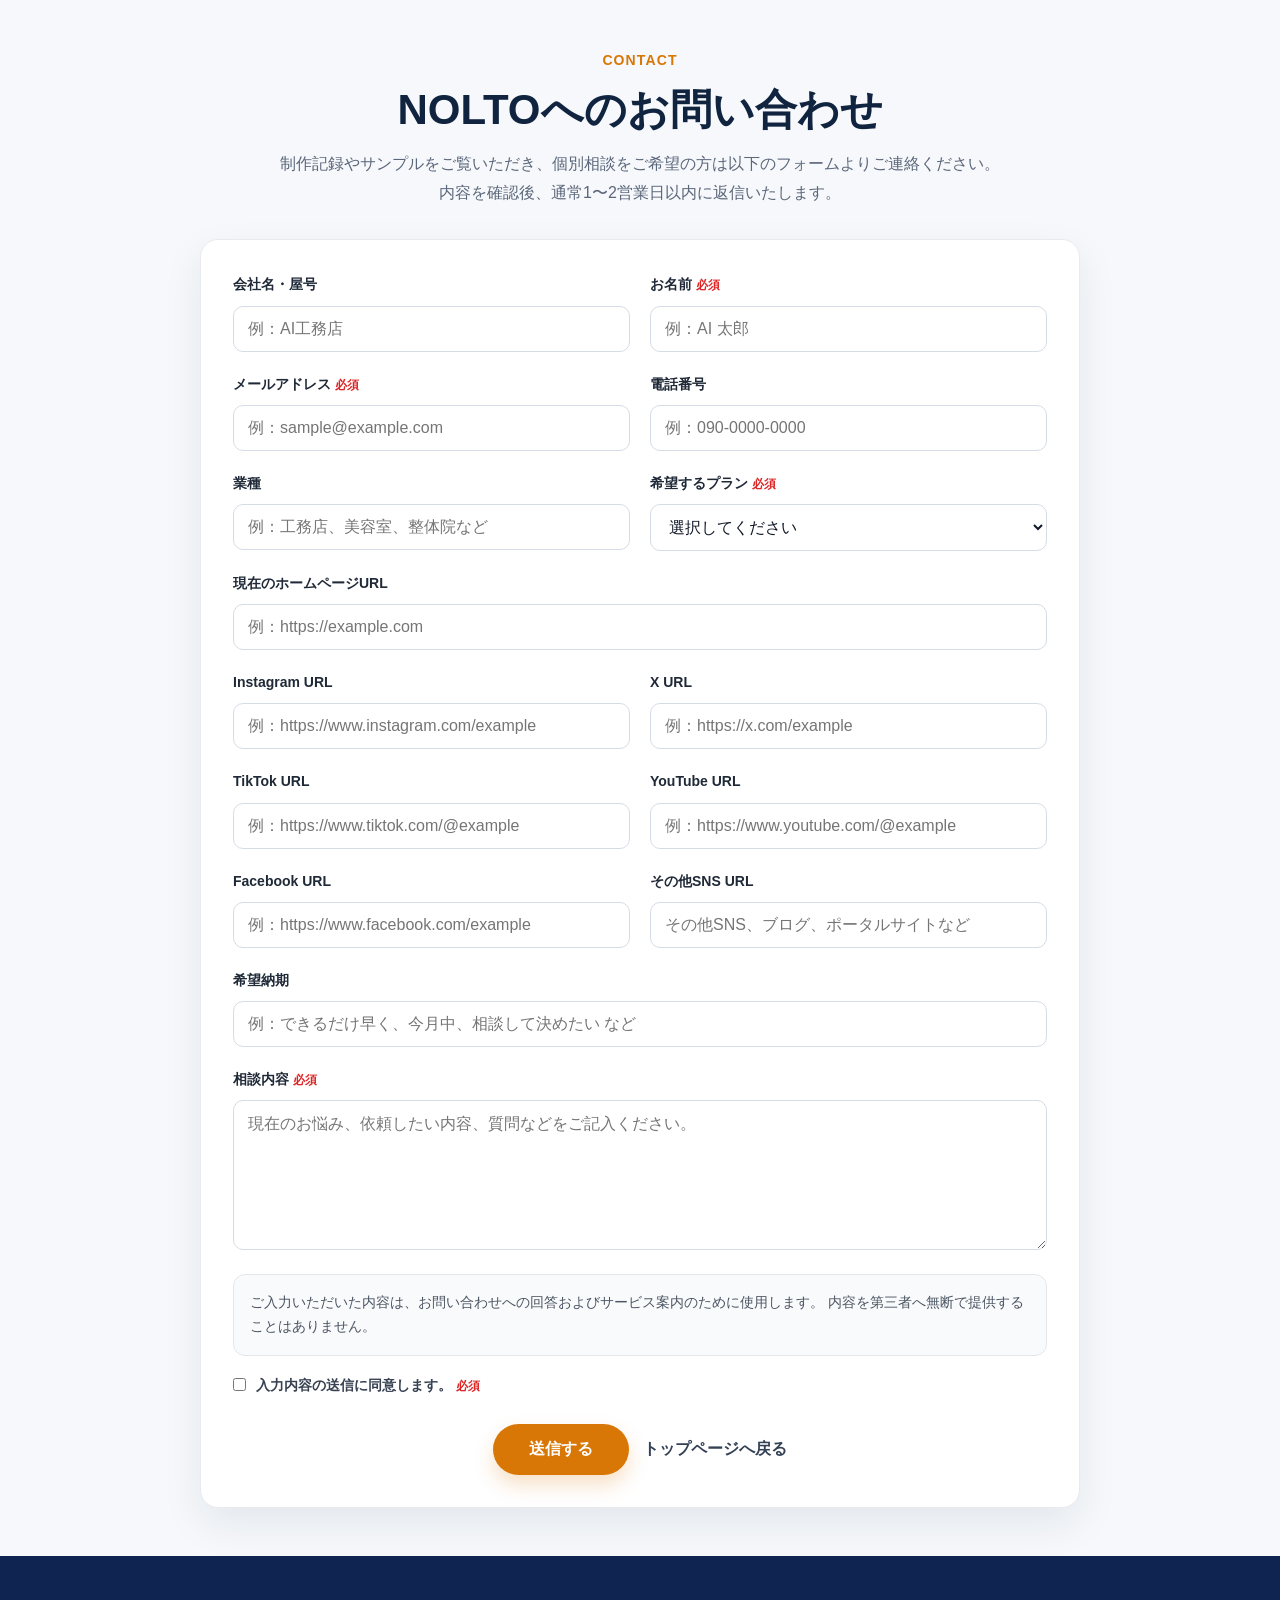
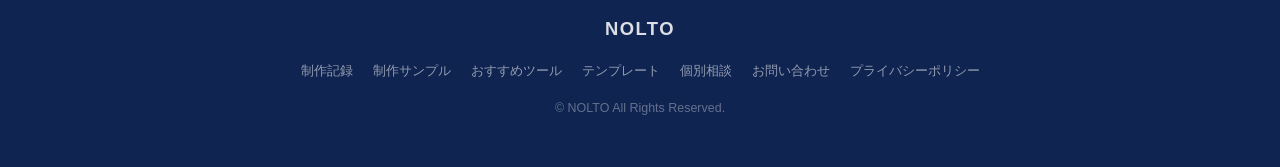
<file: contact.html>
<!DOCTYPE html>
<html lang="ja">
<head>
  <meta charset="UTF-8" />
  <meta name="viewport" content="width=device-width, initial-scale=1.0" />
  <title>お問い合わせ | NOLTO</title>
  <meta name="description" content="NOLTOへのお問い合わせページです。LP制作、問い合わせ導線、テンプレート、Web集客の整理などについて相談できます。" />

  <!-- OGP / SNS共有用 -->
  <meta property="og:site_name" content="NOLTO">
  <meta property="og:type" content="website">
  <meta property="og:title" content="お問い合わせ | NOLTO">
  <meta property="og:description" content="NOLTOへのお問い合わせページです。LP制作、問い合わせ導線、テンプレート、Web集客の整理などについて相談できます。">
  <meta property="og:url" content="https://nolto-web.github.io/nolto/contact.html">
  <meta property="og:image" content="https://nolto-web.github.io/nolto/images/ogp-nolto.png">
  <meta property="og:image:width" content="1200">
  <meta property="og:image:height" content="630">
  <meta name="twitter:card" content="summary_large_image">
  <meta name="twitter:title" content="お問い合わせ | NOLTO">
  <meta name="twitter:description" content="NOLTOへのお問い合わせページです。LP制作、問い合わせ導線、テンプレート、Web集客の整理などについて相談できます。">
  <meta name="twitter:image" content="https://nolto-web.github.io/nolto/images/ogp-nolto.png">

  <link rel="stylesheet" href="style.css" />

  <!-- Google tag (gtag.js) -->
  <script async src="https://www.googletagmanager.com/gtag/js?id=G-3QHENL6K99"></script>
  <script>
    window.dataLayer = window.dataLayer || [];
    function gtag(){dataLayer.push(arguments);}
    gtag('js', new Date());
    gtag('config', 'G-3QHENL6K99');
  </script>

  <style>
    .contact-page {
      background: #f6f8fb;
      min-height: 100vh;
      padding: 48px 20px;
    }

    .contact-container {
      max-width: 880px;
      margin: 0 auto;
    }

    .contact-header {
      text-align: center;
      margin-bottom: 32px;
    }

    .contact-header .eyebrow {
      color: #d97706;
      font-weight: 700;
      letter-spacing: 0.08em;
      font-size: 14px;
      margin-bottom: 10px;
    }

    .contact-header h1 {
      font-size: clamp(28px, 5vw, 42px);
      color: #10233f;
      margin-bottom: 12px;
      line-height: 1.3;
    }

    .contact-header p {
      color: #5b677a;
      line-height: 1.8;
      font-size: 16px;
    }

    .contact-card {
      background: #fff;
      border-radius: 18px;
      box-shadow: 0 16px 40px rgba(16, 35, 63, 0.08);
      padding: 32px;
      border: 1px solid #e7ebf0;
    }

    .form-grid {
      display: grid;
      grid-template-columns: 1fr 1fr;
      gap: 20px;
    }

    .form-group {
      display: flex;
      flex-direction: column;
      gap: 8px;
    }

    .form-group.full {
      grid-column: 1 / -1;
    }

    label {
      font-weight: 700;
      color: #1f2937;
      font-size: 14px;
    }

    .required {
      color: #dc2626;
      font-size: 12px;
      margin-left: 4px;
    }

    input,
    select,
    textarea {
      width: 100%;
      border: 1px solid #d6dce5;
      border-radius: 10px;
      padding: 13px 14px;
      font-size: 16px;
      font-family: inherit;
      background: #fff;
      color: #111827;
      transition: border-color 0.2s, box-shadow 0.2s;
      box-sizing: border-box;
    }

    input:focus,
    select:focus,
    textarea:focus {
      outline: none;
      border-color: #1d4ed8;
      box-shadow: 0 0 0 4px rgba(29, 78, 216, 0.12);
    }

    textarea {
      min-height: 150px;
      resize: vertical;
    }

    .privacy-box {
      background: #f9fafb;
      border: 1px solid #e5e7eb;
      border-radius: 12px;
      padding: 16px;
      font-size: 14px;
      color: #4b5563;
      line-height: 1.7;
      margin-top: 24px;
    }

    .checkbox-row {
      display: flex;
      align-items: flex-start;
      gap: 10px;
      margin-top: 18px;
      font-size: 14px;
      color: #374151;
      line-height: 1.6;
    }

    .checkbox-row input {
      width: auto;
      margin-top: 4px;
    }

    .form-actions {
      margin-top: 28px;
      display: flex;
      gap: 14px;
      align-items: center;
      justify-content: center;
      flex-wrap: wrap;
    }

    .submit-btn {
      border: none;
      background: #d97706;
      color: #fff;
      font-weight: 700;
      font-size: 16px;
      padding: 15px 36px;
      border-radius: 999px;
      cursor: pointer;
      box-shadow: 0 10px 20px rgba(217, 119, 6, 0.22);
      transition: transform 0.2s, box-shadow 0.2s, background 0.2s;
    }

    .submit-btn:hover {
      background: #b45309;
      transform: translateY(-1px);
      box-shadow: 0 14px 26px rgba(217, 119, 6, 0.28);
    }

    .submit-btn:disabled {
      background: #9ca3af;
      cursor: not-allowed;
      box-shadow: none;
      transform: none;
    }

    .back-link {
      color: #334155;
      text-decoration: none;
      font-weight: 700;
    }

    .back-link:hover {
      text-decoration: underline;
    }

    .form-message {
      display: none;
      margin-top: 20px;
      padding: 16px;
      border-radius: 12px;
      font-weight: 700;
      line-height: 1.6;
    }

    .form-message.success {
      display: block;
      background: #ecfdf5;
      color: #047857;
      border: 1px solid #a7f3d0;
    }

    .form-message.error {
      display: block;
      background: #fef2f2;
      color: #b91c1c;
      border: 1px solid #fecaca;
    }

    @media (max-width: 760px) {
      .contact-page {
        padding: 32px 16px;
      }

      .contact-card {
        padding: 24px 18px;
      }

      .form-grid {
        grid-template-columns: 1fr;
      }

      .form-actions {
        flex-direction: column;
      }

      .submit-btn {
        width: 100%;
      }
    }
  </style>
</head>

<body>
  <main class="contact-page">
    <div class="contact-container">
      <div class="contact-header">
        <div class="eyebrow">CONTACT</div>
        <h1>NOLTOへのお問い合わせ</h1>
        <p>
          制作記録やサンプルをご覧いただき、個別相談をご希望の方は以下のフォームよりご連絡ください。<br />
          内容を確認後、通常1〜2営業日以内に返信いたします。
        </p>
      </div>

      <div class="contact-card">
        <form id="contactForm">
          <div class="form-grid">
            <div class="form-group">
              <label for="company">会社名・屋号</label>
              <input type="text" id="company" name="company" placeholder="例：AI工務店" />
            </div>

            <div class="form-group">
              <label for="name">お名前<span class="required">必須</span></label>
              <input type="text" id="name" name="name" required placeholder="例：AI 太郎" />
            </div>

            <div class="form-group">
              <label for="email">メールアドレス<span class="required">必須</span></label>
              <input type="email" id="email" name="email" required placeholder="例：sample@example.com" />
            </div>

            <div class="form-group">
              <label for="tel">電話番号</label>
              <input type="tel" id="tel" name="tel" placeholder="例：090-0000-0000" />
            </div>

            <div class="form-group">
              <label for="industry">業種</label>
              <input type="text" id="industry" name="industry" placeholder="例：工務店、美容室、整体院など" />
            </div>

            <div class="form-group">
              <label for="plan">希望するプラン<span class="required">必須</span></label>
              <select id="plan" name="plan" required>
                <option value="">選択してください</option>
                <option value="HP・SNS簡易診断レポート：3,000円">HP・SNS簡易診断レポート：3,000円</option>
                <option value="SNS投稿案10本作成：5,000円">SNS投稿案10本作成：5,000円</option>
                <option value="1ページLP原稿作成：15,000円">1ページLP原稿作成：15,000円</option>
                <option value="1ページLP制作：33,000円">1ページLP制作：33,000円</option>
                <option value="AI集客スターターパック：55,000円">AI集客スターターパック：55,000円</option>
                <option value="どれがよいか相談したい">どれがよいか相談したい</option>
              </select>
            </div>

            <div class="form-group full">
              <label for="website">現在のホームページURL</label>
              <input type="url" id="website" name="website" placeholder="例：https://example.com" />
            </div>

            <div class="form-group">
              <label for="instagram">Instagram URL</label>
              <input type="url" id="instagram" name="instagram" placeholder="例：https://www.instagram.com/example" />
            </div>

            <div class="form-group">
              <label for="x">X URL</label>
              <input type="url" id="x" name="x" placeholder="例：https://x.com/example" />
            </div>

            <div class="form-group">
              <label for="tiktok">TikTok URL</label>
              <input type="url" id="tiktok" name="tiktok" placeholder="例：https://www.tiktok.com/@example" />
            </div>

            <div class="form-group">
              <label for="youtube">YouTube URL</label>
              <input type="url" id="youtube" name="youtube" placeholder="例：https://www.youtube.com/@example" />
            </div>

            <div class="form-group">
              <label for="facebook">Facebook URL</label>
              <input type="url" id="facebook" name="facebook" placeholder="例：https://www.facebook.com/example" />
            </div>

            <div class="form-group">
              <label for="otherSns">その他SNS URL</label>
              <input type="url" id="otherSns" name="otherSns" placeholder="その他SNS、ブログ、ポータルサイトなど" />
            </div>

            <div class="form-group full">
              <label for="deadline">希望納期</label>
              <input type="text" id="deadline" name="deadline" placeholder="例：できるだけ早く、今月中、相談して決めたい など" />
            </div>

            <div class="form-group full">
              <label for="message">相談内容<span class="required">必須</span></label>
              <textarea id="message" name="message" required placeholder="現在のお悩み、依頼したい内容、質問などをご記入ください。"></textarea>
            </div>
          </div>

          <div class="privacy-box">
            ご入力いただいた内容は、お問い合わせへの回答およびサービス案内のために使用します。
            内容を第三者へ無断で提供することはありません。
          </div>

          <label class="checkbox-row">
            <input type="checkbox" id="agree" required />
            <span>入力内容の送信に同意します。<span class="required">必須</span></span>
          </label>

          <div class="form-actions">
            <button type="submit" class="submit-btn" id="submitBtn">送信する</button>
            <a href="index.html" class="back-link">トップページへ戻る</a>
          </div>

          <div id="formMessage" class="form-message"></div>
        </form>
      </div>
    </div>
  </main>

  <script>
    const GAS_ENDPOINT = "https://script.google.com/macros/s/AKfycbxKNyg8sMCV7yi3j1b5BOIzTQKCpZxqwUokhk4PU1stcXbhEgJjKyJrhEOKVMwgOQOD/exec";

    const params = new URLSearchParams(window.location.search);
    const planParam = params.get("plan");

    if (planParam) {
      const planSelect = document.getElementById("plan");
      const selectedPlan = planParam.trim();

      const planMap = {
        "HP・SNS簡易診断レポート": "HP・SNS簡易診断レポート：3,000円",
        "SNS投稿案10本作成": "SNS投稿案10本作成：5,000円",
        "1ページLP原稿作成": "1ページLP原稿作成：15,000円",
        "1ページLP制作": "1ページLP制作：33,000円",
        "AI集客スターターパック": "AI集客スターターパック：55,000円",
        "どれがよいか相談したい": "どれがよいか相談したい"
      };

      if (planMap[selectedPlan]) {
        planSelect.value = planMap[selectedPlan];
      }
    }

    const form = document.getElementById("contactForm");
    const submitBtn = document.getElementById("submitBtn");
    const formMessage = document.getElementById("formMessage");

    form.addEventListener("submit", async function (e) {
      e.preventDefault();

      formMessage.className = "form-message";
      formMessage.textContent = "";

      if (!GAS_ENDPOINT || GAS_ENDPOINT === "YOUR_GOOGLE_APPS_SCRIPT_URL") {
        formMessage.className = "form-message error";
        formMessage.textContent = "送信先URLが未設定です。Google Apps ScriptのURLを設定してください。";
        return;
      }

      submitBtn.disabled = true;
      submitBtn.textContent = "送信中...";

      const formData = new FormData(form);
      const data = {
        company: formData.get("company"),
        name: formData.get("name"),
        email: formData.get("email"),
        tel: formData.get("tel"),
        industry: formData.get("industry"),
        plan: formData.get("plan"),
        website: formData.get("website"),
        instagram: formData.get("instagram"),
        x: formData.get("x"),
        tiktok: formData.get("tiktok"),
        youtube: formData.get("youtube"),
        facebook: formData.get("facebook"),
        otherSns: formData.get("otherSns"),
        deadline: formData.get("deadline"),
        message: formData.get("message"),
        pageUrl: window.location.href,
        submittedAt: new Date().toLocaleString("ja-JP")
      };

      try {
        await fetch(GAS_ENDPOINT, {
          method: "POST",
          mode: "no-cors",
          headers: {
            "Content-Type": "text/plain;charset=utf-8"
          },
          body: JSON.stringify(data)
        });

        form.reset();

        formMessage.className = "form-message success";
        formMessage.textContent = "送信処理を受け付けました。確認のうえ、1〜2営業日以内にご連絡いたします。";
      } catch (error) {
        formMessage.className = "form-message error";
        formMessage.textContent = "送信に失敗しました。時間をおいて再度お試しください。";
      } finally {
        submitBtn.disabled = false;
        submitBtn.textContent = "送信する";
      }
    });
  </script>

  <!-- フッター -->
  <footer class="footer">
    <div class="container footer-inner">
      <p class="footer-logo">NOLTO</p>
      <nav class="footer-nav">
        <a href="records.html">制作記録</a>
        <a href="index.html#sample">制作サンプル</a>
        <a href="tools.html">おすすめツール</a>
        <a href="templates.html">テンプレート</a>
        <a href="index.html#plans">個別相談</a>
        <a href="contact.html">お問い合わせ</a>
        <a href="privacy.html">プライバシーポリシー</a>
      </nav>
      <p class="footer-copy">© NOLTO All Rights Reserved.</p>
    </div>
  </footer>
</body>
</html>
</file>
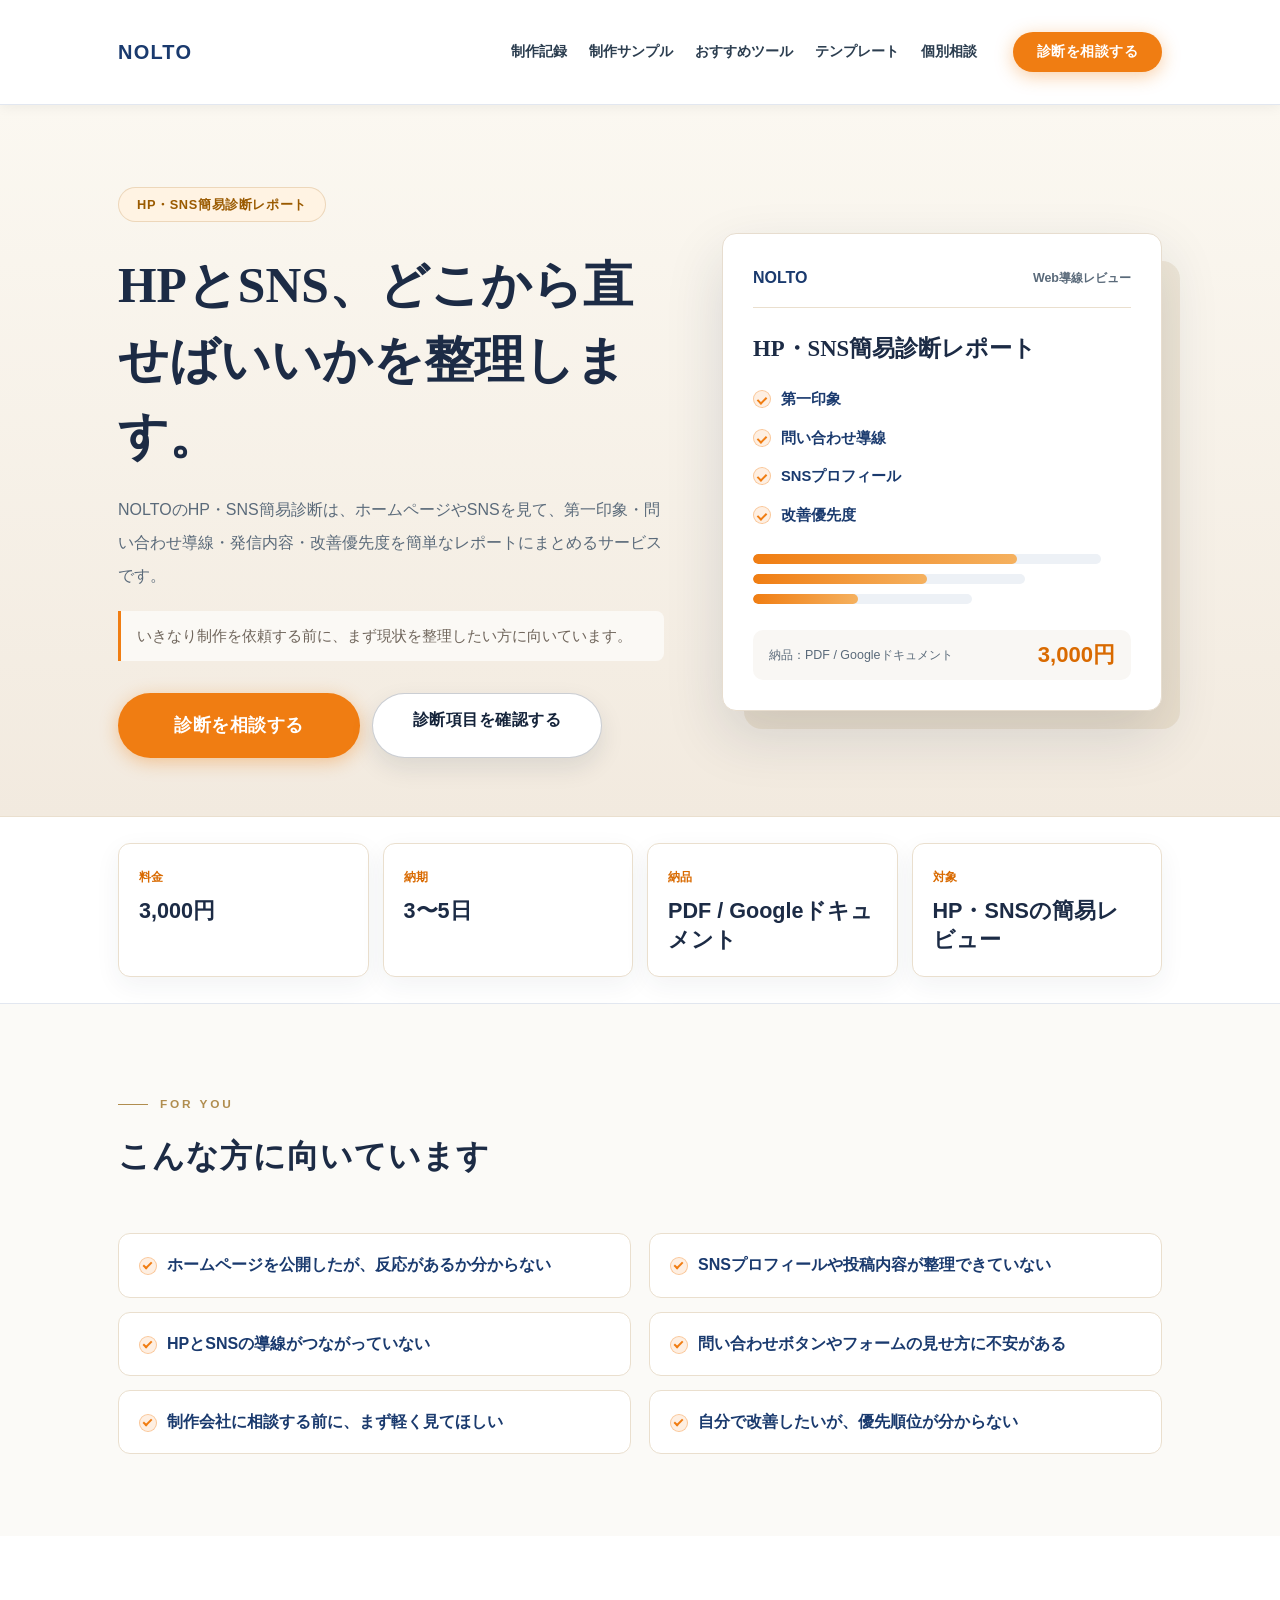
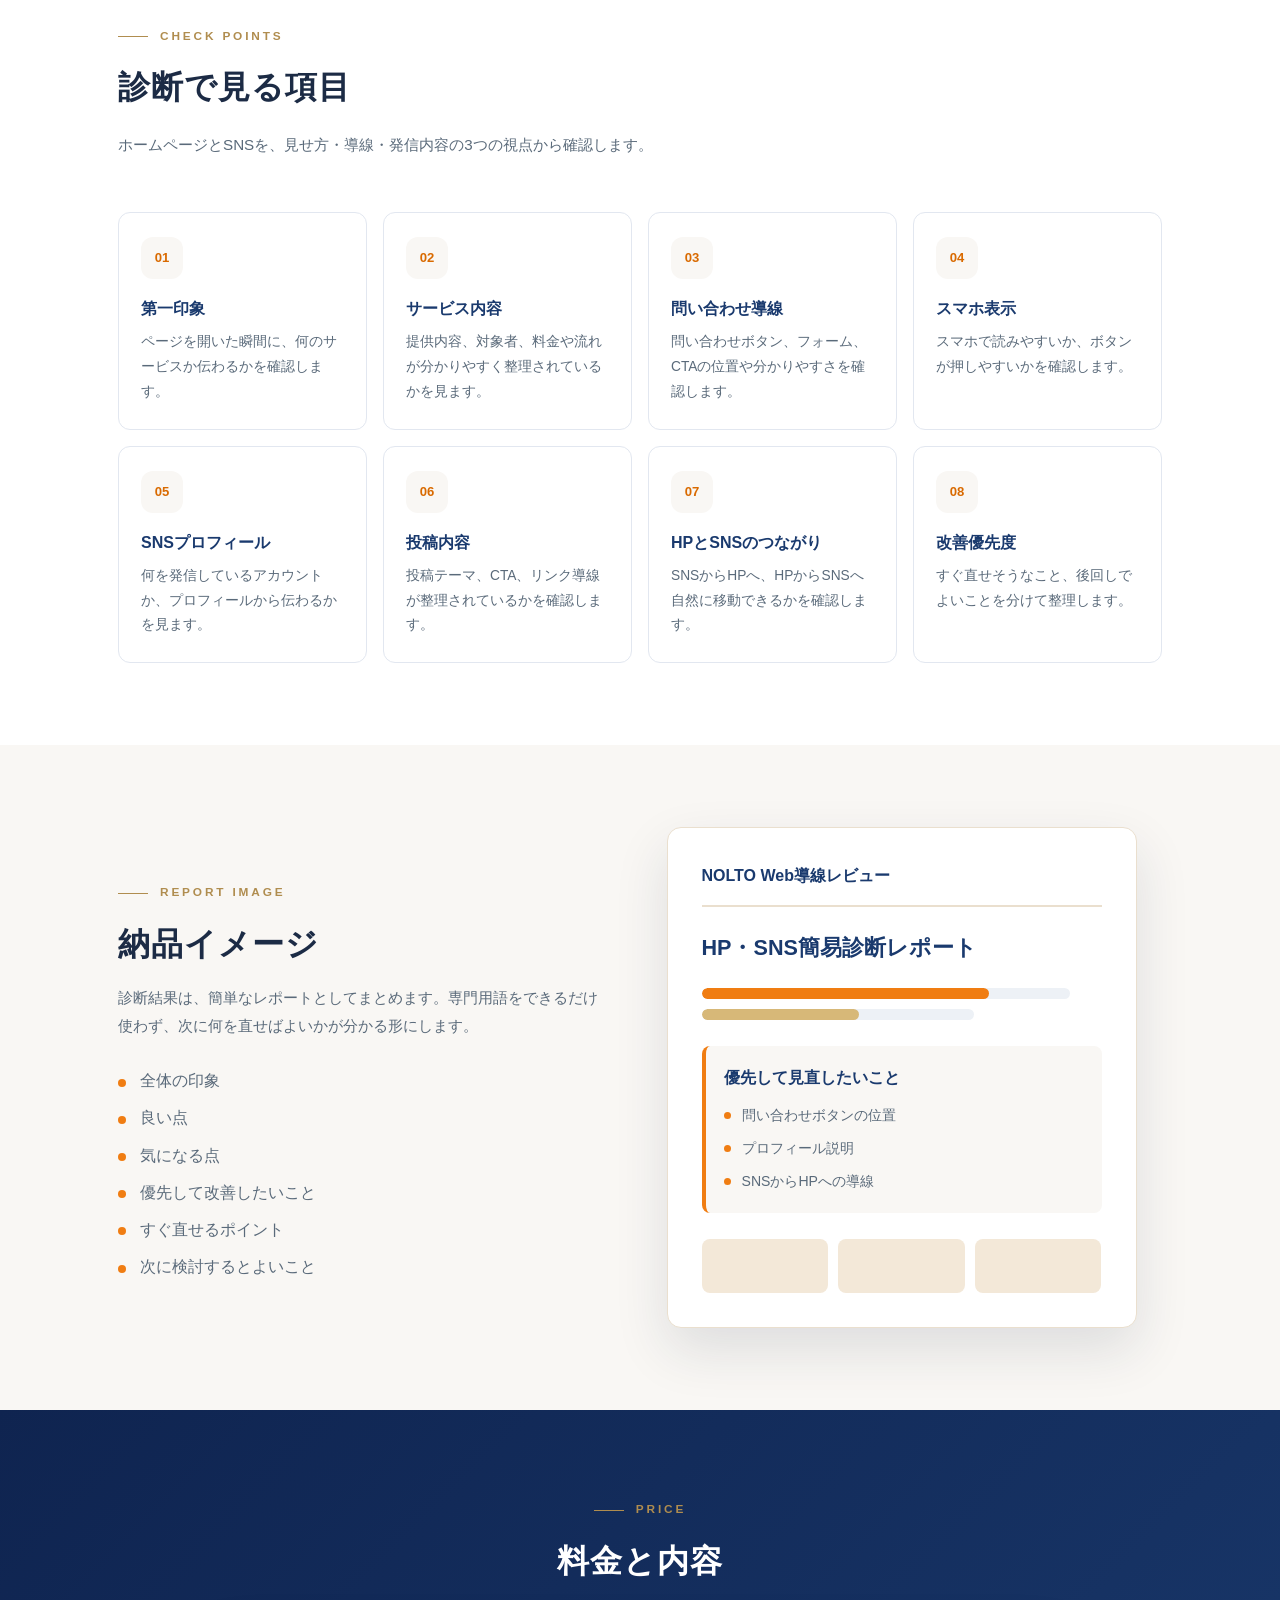
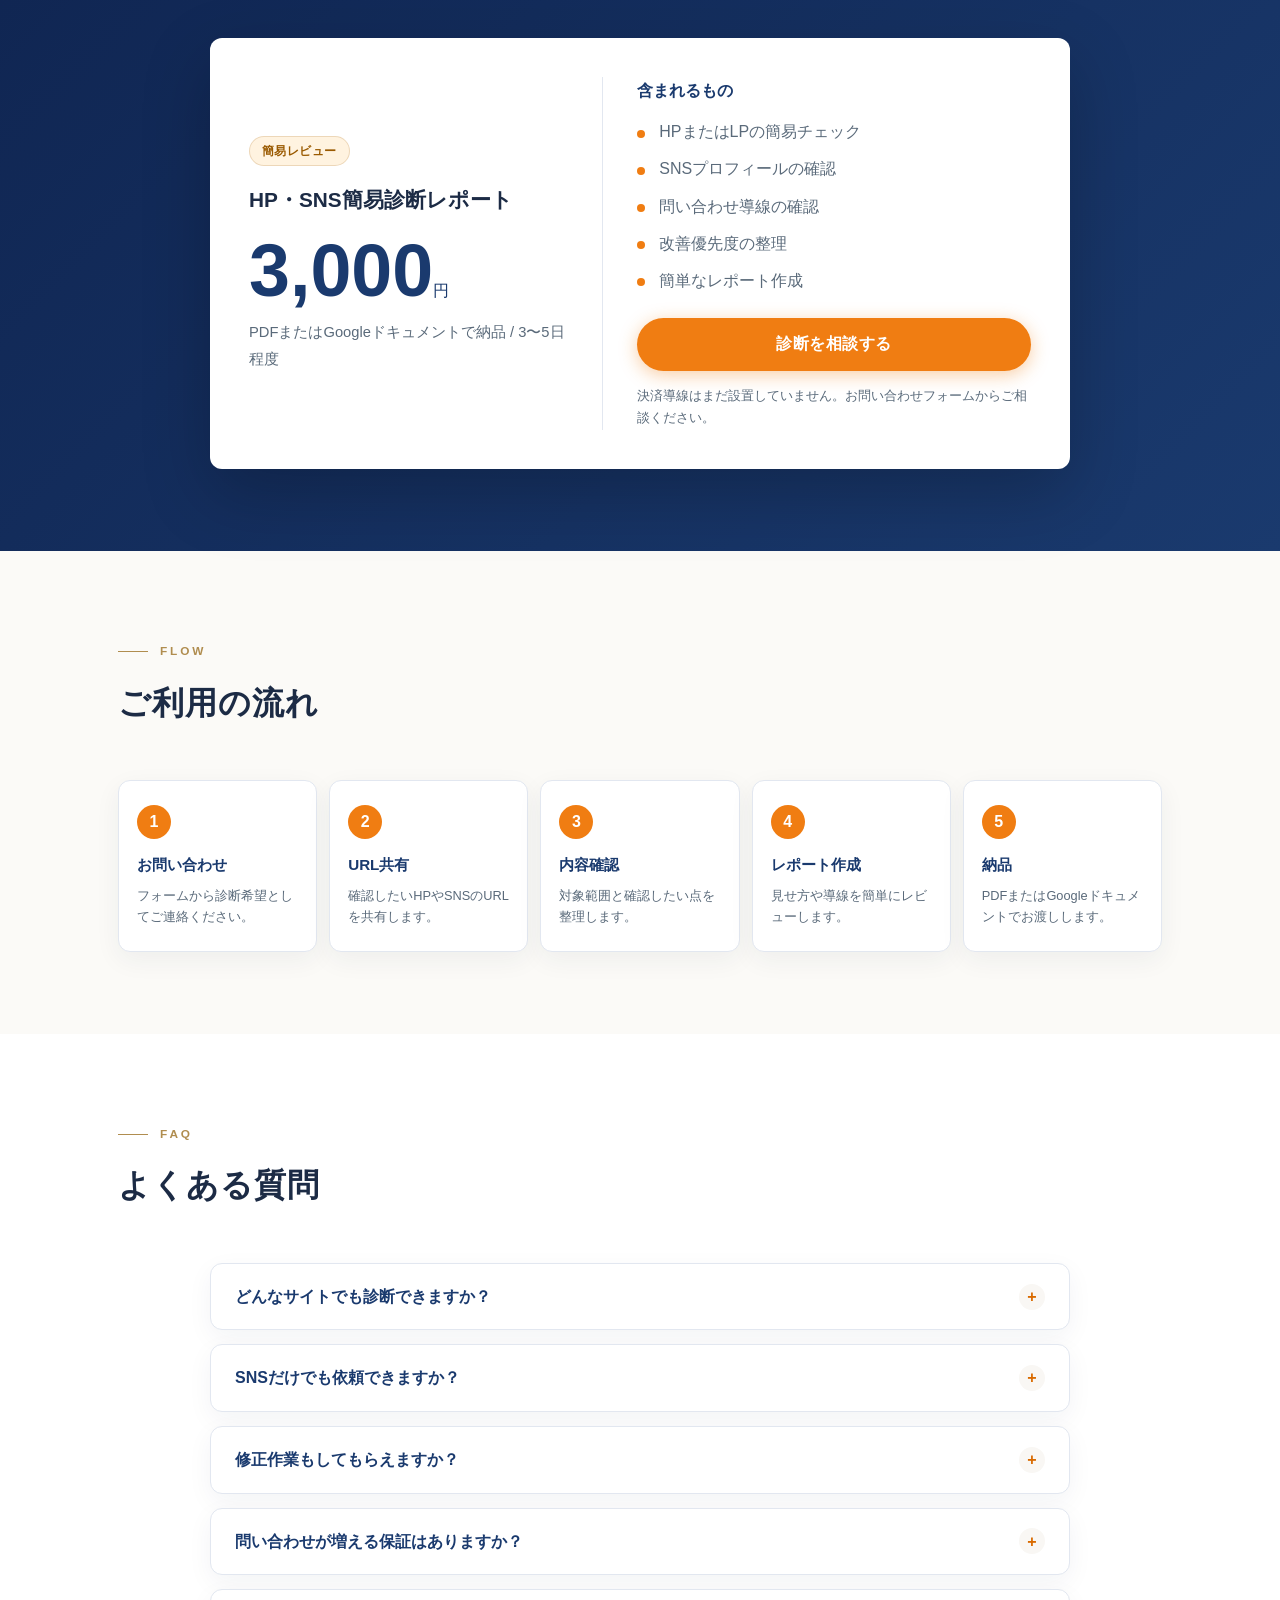
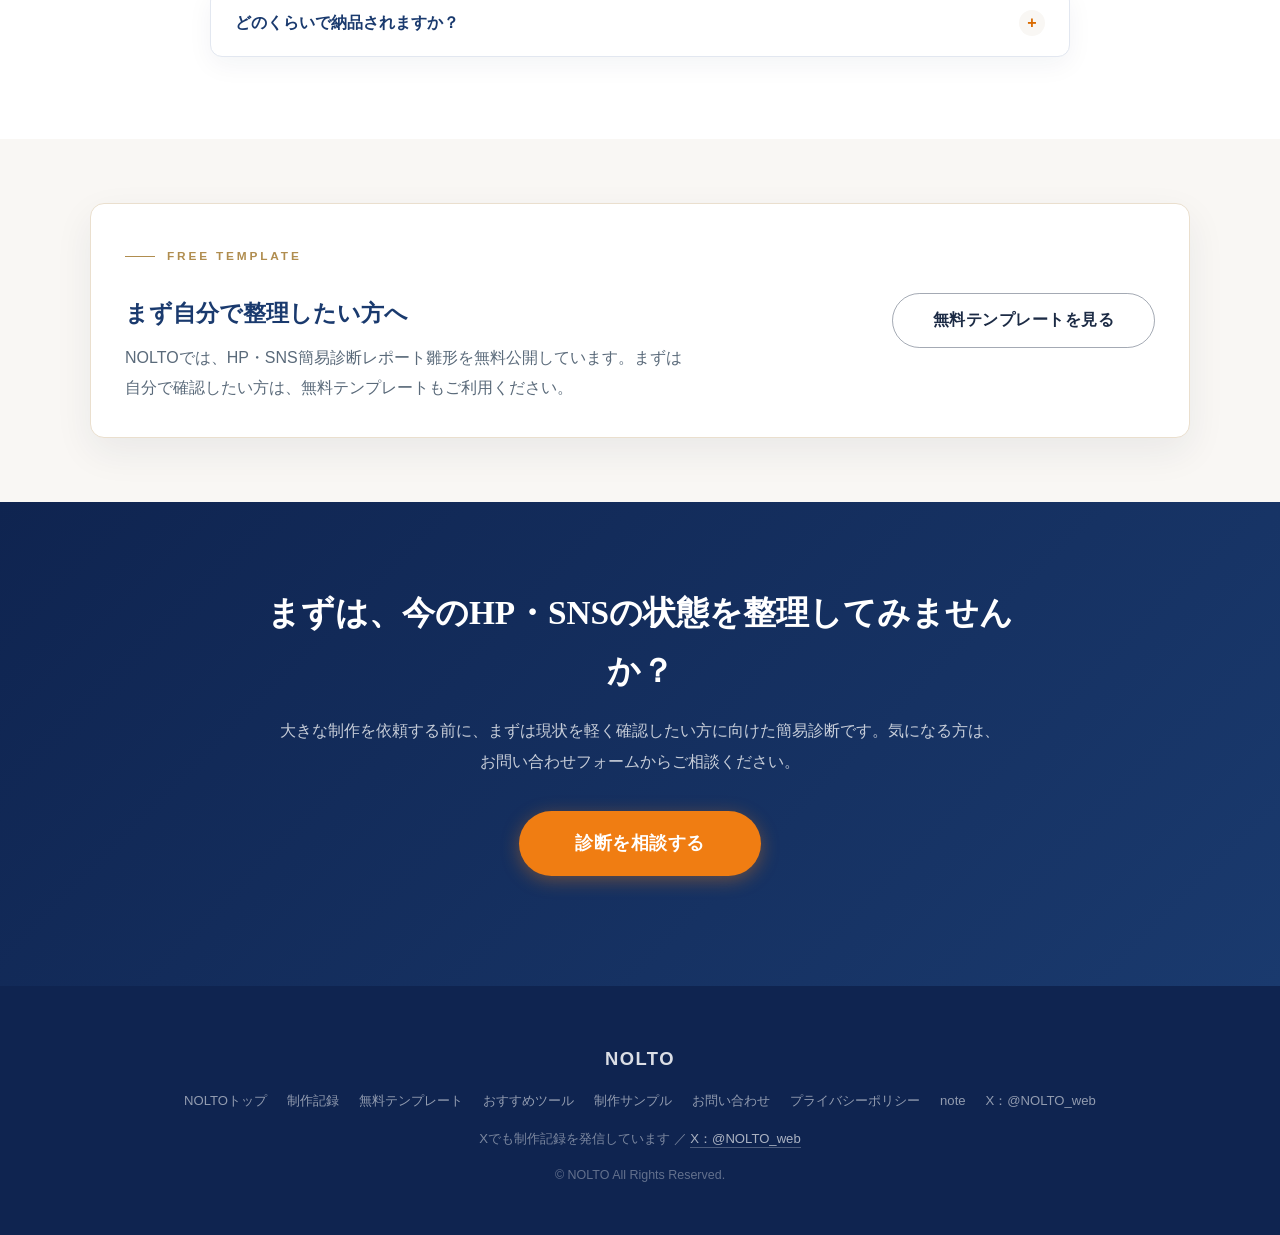
<file: diagnosis.html>
<!DOCTYPE html>
<html lang="ja">
<head>
  <meta charset="UTF-8" />
  <meta name="viewport" content="width=device-width, initial-scale=1.0" />
  <title>HP・SNS簡易診断レポート | NOLTO</title>
  <meta name="description" content="NOLTOのHP・SNS簡易診断レポートは、ホームページやSNSの第一印象、問い合わせ導線、発信内容、改善優先度を簡単に整理するサービスです。" />

  <!-- OGP / SNS共有用 -->
  <meta property="og:site_name" content="NOLTO">
  <meta property="og:type" content="website">
  <meta property="og:title" content="HP・SNS簡易診断レポート | NOLTO">
  <meta property="og:description" content="ホームページやSNSの第一印象、問い合わせ導線、発信内容、改善優先度を簡単なレポートにまとめるNOLTOの簡易診断サービスです。">
  <meta property="og:url" content="https://nolto-web.github.io/nolto/diagnosis.html">
  <meta property="og:image" content="https://nolto-web.github.io/nolto/images/ogp-nolto.png">
  <meta property="og:image:width" content="1200">
  <meta property="og:image:height" content="630">
  <meta name="twitter:card" content="summary_large_image">
  <meta name="twitter:title" content="HP・SNS簡易診断レポート | NOLTO">
  <meta name="twitter:description" content="ホームページやSNSの第一印象、問い合わせ導線、発信内容、改善優先度を簡単なレポートにまとめるNOLTOの簡易診断サービスです。">
  <meta name="twitter:image" content="https://nolto-web.github.io/nolto/images/ogp-nolto.png">

  <link rel="stylesheet" href="style.css" />

  <!-- Google tag (gtag.js) -->
  <script async src="https://www.googletagmanager.com/gtag/js?id=G-3QHENL6K99"></script>
  <script>
    window.dataLayer = window.dataLayer || [];
    function gtag(){dataLayer.push(arguments);}
    gtag('js', new Date());
    gtag('config', 'G-3QHENL6K99');
  </script>
</head>

<body class="page-diagnosis">
  <header class="header">
    <div class="container header-inner">
      <a href="index.html" class="header-logo">NOLTO</a>
      <nav class="header-nav" aria-label="メインナビゲーション">
        <a href="records.html">制作記録</a>
        <a href="index.html#sample">制作サンプル</a>
        <a href="tools.html">おすすめツール</a>
        <a href="templates.html">テンプレート</a>
        <a href="index.html#plans">個別相談</a>
      </nav>
      <div class="header-actions">
        <a href="contact.html?plan=HP・SNS簡易診断レポート" class="btn btn-primary btn-sm">診断を相談する</a>
      </div>
      <button class="hamburger" id="hamburger" aria-label="メニューを開く" aria-expanded="false">
        <span></span><span></span><span></span>
      </button>
    </div>
    <nav class="mobile-nav" id="mobileNav" aria-hidden="true">
      <a href="records.html">制作記録</a>
      <a href="index.html#sample">制作サンプル</a>
      <a href="tools.html">おすすめツール</a>
      <a href="templates.html">テンプレート</a>
      <a href="index.html#plans">個別相談</a>
      <a href="contact.html?plan=HP・SNS簡易診断レポート" class="btn btn-primary btn-sm">診断を相談する</a>
    </nav>
  </header>

  <main>
    <section class="diagnosis-hero">
      <div class="container diagnosis-hero-inner">
        <div class="diagnosis-hero-copy">
          <span class="badge">HP・SNS簡易診断レポート</span>
          <h1>HPとSNS、どこから直せばいいかを整理します。</h1>
          <p class="diagnosis-lead">
            NOLTOのHP・SNS簡易診断は、ホームページやSNSを見て、第一印象・問い合わせ導線・発信内容・改善優先度を簡単なレポートにまとめるサービスです。
          </p>
          <p class="diagnosis-note">
            いきなり制作を依頼する前に、まず現状を整理したい方に向いています。
          </p>
          <div class="diagnosis-actions">
            <a href="contact.html?plan=HP・SNS簡易診断レポート" class="btn btn-primary btn-large">診断を相談する</a>
            <a href="#checkpoints" class="btn diagnosis-hero-secondary-btn">診断項目を確認する</a>
          </div>
        </div>

        <aside class="diagnosis-hero-report" aria-label="診断レポートのプレビュー">
          <div class="diagnosis-report-paper">
            <div class="report-paper-head">
              <span>NOLTO</span>
              <small>Web導線レビュー</small>
            </div>
            <h2>HP・SNS簡易診断レポート</h2>
            <ul class="report-paper-list">
              <li><span></span>第一印象</li>
              <li><span></span>問い合わせ導線</li>
              <li><span></span>SNSプロフィール</li>
              <li><span></span>改善優先度</li>
            </ul>
            <div class="report-paper-bars" aria-hidden="true">
              <i class="bar-strong"></i>
              <i></i>
              <i class="bar-short"></i>
            </div>
            <div class="report-paper-foot">
              <p>納品：PDF / Googleドキュメント</p>
              <strong>3,000円</strong>
            </div>
          </div>
        </aside>
      </div>
    </section>

    <section class="diagnosis-quick">
      <div class="container">
        <div class="diagnosis-quick-grid" aria-label="サービス概要">
          <div class="diagnosis-quick-card">
            <span>料金</span>
            <strong>3,000円</strong>
          </div>
          <div class="diagnosis-quick-card">
            <span>納期</span>
            <strong>3〜5日</strong>
          </div>
          <div class="diagnosis-quick-card">
            <span>納品</span>
            <strong>PDF / Googleドキュメント</strong>
          </div>
          <div class="diagnosis-quick-card">
            <span>対象</span>
            <strong>HP・SNSの簡易レビュー</strong>
          </div>
        </div>
      </div>
    </section>

    <section class="diagnosis-section diagnosis-fit">
      <div class="container">
        <div class="sec-head">
          <span class="sec-en">FOR YOU</span>
          <h2 class="sec-ttl">こんな方に向いています</h2>
        </div>
        <ul class="diagnosis-check-list">
          <li>ホームページを公開したが、反応があるか分からない</li>
          <li>SNSプロフィールや投稿内容が整理できていない</li>
          <li>HPとSNSの導線がつながっていない</li>
          <li>問い合わせボタンやフォームの見せ方に不安がある</li>
          <li>制作会社に相談する前に、まず軽く見てほしい</li>
          <li>自分で改善したいが、優先順位が分からない</li>
        </ul>
      </div>
    </section>

    <section id="checkpoints" class="diagnosis-section diagnosis-checkpoints">
      <div class="container">
        <div class="sec-head">
          <span class="sec-en">CHECK POINTS</span>
          <h2 class="sec-ttl">診断で見る項目</h2>
          <p class="sec-lead">ホームページとSNSを、見せ方・導線・発信内容の3つの視点から確認します。</p>
        </div>
        <div class="diagnosis-card-grid">
          <article class="diagnosis-check-card"><span>01</span><h3>第一印象</h3><p>ページを開いた瞬間に、何のサービスか伝わるかを確認します。</p></article>
          <article class="diagnosis-check-card"><span>02</span><h3>サービス内容</h3><p>提供内容、対象者、料金や流れが分かりやすく整理されているかを見ます。</p></article>
          <article class="diagnosis-check-card"><span>03</span><h3>問い合わせ導線</h3><p>問い合わせボタン、フォーム、CTAの位置や分かりやすさを確認します。</p></article>
          <article class="diagnosis-check-card"><span>04</span><h3>スマホ表示</h3><p>スマホで読みやすいか、ボタンが押しやすいかを確認します。</p></article>
          <article class="diagnosis-check-card"><span>05</span><h3>SNSプロフィール</h3><p>何を発信しているアカウントか、プロフィールから伝わるかを見ます。</p></article>
          <article class="diagnosis-check-card"><span>06</span><h3>投稿内容</h3><p>投稿テーマ、CTA、リンク導線が整理されているかを確認します。</p></article>
          <article class="diagnosis-check-card"><span>07</span><h3>HPとSNSのつながり</h3><p>SNSからHPへ、HPからSNSへ自然に移動できるかを確認します。</p></article>
          <article class="diagnosis-check-card"><span>08</span><h3>改善優先度</h3><p>すぐ直せそうなこと、後回しでよいことを分けて整理します。</p></article>
        </div>
      </div>
    </section>

    <section class="diagnosis-section diagnosis-delivery">
      <div class="container diagnosis-report-layout">
        <div>
          <span class="sec-en">REPORT IMAGE</span>
          <h2 class="sec-ttl">納品イメージ</h2>
          <p class="diagnosis-text">
            診断結果は、簡単なレポートとしてまとめます。専門用語をできるだけ使わず、次に何を直せばよいかが分かる形にします。
          </p>
          <ul class="diagnosis-bullet-list">
            <li>全体の印象</li>
            <li>良い点</li>
            <li>気になる点</li>
            <li>優先して改善したいこと</li>
            <li>すぐ直せるポイント</li>
            <li>次に検討するとよいこと</li>
          </ul>
        </div>
        <div class="report-preview" aria-label="HP・SNS簡易診断レポートのプレビュー">
          <div class="report-preview-head">
            <span>NOLTO Web導線レビュー</span>
            <small>Web導線レビュー</small>
          </div>
          <h3>HP・SNS簡易診断レポート</h3>
          <div class="report-preview-line wide"><span></span></div>
          <div class="report-preview-line"><span></span></div>
          <div class="report-preview-box">
            <strong>優先して見直したいこと</strong>
            <ul>
              <li>問い合わせボタンの位置</li>
              <li>プロフィール説明</li>
              <li>SNSからHPへの導線</li>
            </ul>
          </div>
          <div class="report-preview-cols">
            <span></span><span></span><span></span>
          </div>
        </div>
      </div>
    </section>

    <section class="diagnosis-section diagnosis-pricing">
      <div class="container">
        <div class="sec-head diagnosis-center-head">
          <span class="sec-en">PRICE</span>
          <h2 class="sec-ttl">料金と内容</h2>
        </div>
        <article class="diagnosis-price-card">
          <div class="diagnosis-price-main">
            <span class="template-status is-public">簡易レビュー</span>
            <h3>HP・SNS簡易診断レポート</h3>
            <p class="diagnosis-price"><strong>3,000</strong>円</p>
            <p class="diagnosis-price-sub">PDFまたはGoogleドキュメントで納品 / 3〜5日程度</p>
          </div>
          <div class="diagnosis-price-includes">
            <h4>含まれるもの</h4>
            <ul class="diagnosis-bullet-list">
              <li>HPまたはLPの簡易チェック</li>
              <li>SNSプロフィールの確認</li>
              <li>問い合わせ導線の確認</li>
              <li>改善優先度の整理</li>
              <li>簡単なレポート作成</li>
            </ul>
            <a href="contact.html?plan=HP・SNS簡易診断レポート" class="btn btn-primary btn-block">診断を相談する</a>
            <p class="diagnosis-card-note">決済導線はまだ設置していません。お問い合わせフォームからご相談ください。</p>
          </div>
        </article>
      </div>
    </section>

    <section class="diagnosis-section diagnosis-flow-section">
      <div class="container">
        <div class="sec-head">
          <span class="sec-en">FLOW</span>
          <h2 class="sec-ttl">ご利用の流れ</h2>
        </div>
        <ol class="diagnosis-flow">
          <li><span>1</span><strong>お問い合わせ</strong><p>フォームから診断希望としてご連絡ください。</p></li>
          <li><span>2</span><strong>URL共有</strong><p>確認したいHPやSNSのURLを共有します。</p></li>
          <li><span>3</span><strong>内容確認</strong><p>対象範囲と確認したい点を整理します。</p></li>
          <li><span>4</span><strong>レポート作成</strong><p>見せ方や導線を簡単にレビューします。</p></li>
          <li><span>5</span><strong>納品</strong><p>PDFまたはGoogleドキュメントでお渡しします。</p></li>
        </ol>
      </div>
    </section>

    <section class="diagnosis-section diagnosis-faq-section">
      <div class="container">
        <div class="sec-head">
          <span class="sec-en">FAQ</span>
          <h2 class="sec-ttl">よくある質問</h2>
        </div>
        <div class="diagnosis-faq-list">
          <details>
            <summary>どんなサイトでも診断できますか？</summary>
            <p>小規模事業者のホームページ、LP、SNSを想定しています。専門的なSEO分析や広告運用診断は含みません。</p>
          </details>
          <details>
            <summary>SNSだけでも依頼できますか？</summary>
            <p>はい。Instagram、X、YouTube、TikTokなど、公開されている範囲で確認できます。</p>
          </details>
          <details>
            <summary>修正作業もしてもらえますか？</summary>
            <p>このサービスには修正作業は含まれません。必要に応じて、別途LP制作や導線整理の相談として対応します。</p>
          </details>
          <details>
            <summary>問い合わせが増える保証はありますか？</summary>
            <p>いいえ。売上や問い合わせ増加を保証するものではありません。あくまで見せ方や導線を整理する簡易診断です。</p>
          </details>
          <details>
            <summary>どのくらいで納品されますか？</summary>
            <p>内容確認後、3〜5日程度を目安にしています。</p>
          </details>
        </div>
      </div>
    </section>

    <section class="diagnosis-template-link diagnosis-template-section">
      <div class="container diagnosis-template-inner">
        <div>
          <span class="sec-en">FREE TEMPLATE</span>
          <h2>まず自分で整理したい方へ</h2>
          <p>NOLTOでは、HP・SNS簡易診断レポート雛形を無料公開しています。まずは自分で確認したい方は、無料テンプレートもご利用ください。</p>
        </div>
        <a href="templates.html" class="btn btn-outline">無料テンプレートを見る</a>
      </div>
    </section>

    <section class="diagnosis-final-cta">
      <div class="container">
        <h2>まずは、今のHP・SNSの状態を整理してみませんか？</h2>
        <p>
          大きな制作を依頼する前に、まずは現状を軽く確認したい方に向けた簡易診断です。気になる方は、お問い合わせフォームからご相談ください。
        </p>
        <div class="cta-buttons">
          <a href="contact.html?plan=HP・SNS簡易診断レポート" class="btn btn-primary btn-large">診断を相談する</a>
        </div>
      </div>
    </section>
  </main>

  <footer class="footer">
    <div class="container footer-inner">
      <p class="footer-logo">NOLTO</p>
      <nav class="footer-nav">
        <a href="index.html">NOLTOトップ</a>
        <a href="records.html">制作記録</a>
        <a href="templates.html">無料テンプレート</a>
        <a href="tools.html">おすすめツール</a>
        <a href="index.html#sample">制作サンプル</a>
        <a href="contact.html">お問い合わせ</a>
        <a href="privacy.html">プライバシーポリシー</a>
        <a href="https://note.com/nolto_web" target="_blank" rel="noopener">note</a>
        <a href="https://x.com/NOLTO_web" target="_blank" rel="noopener">X：@NOLTO_web</a>
      </nav>
      <p class="footer-sns">Xでも制作記録を発信しています ／ <a href="https://x.com/NOLTO_web" target="_blank" rel="noopener">X：@NOLTO_web</a></p>
      <p class="footer-copy">© NOLTO All Rights Reserved.</p>
    </div>
  </footer>

  <script src="script.js"></script>
</body>
</html>
</file>
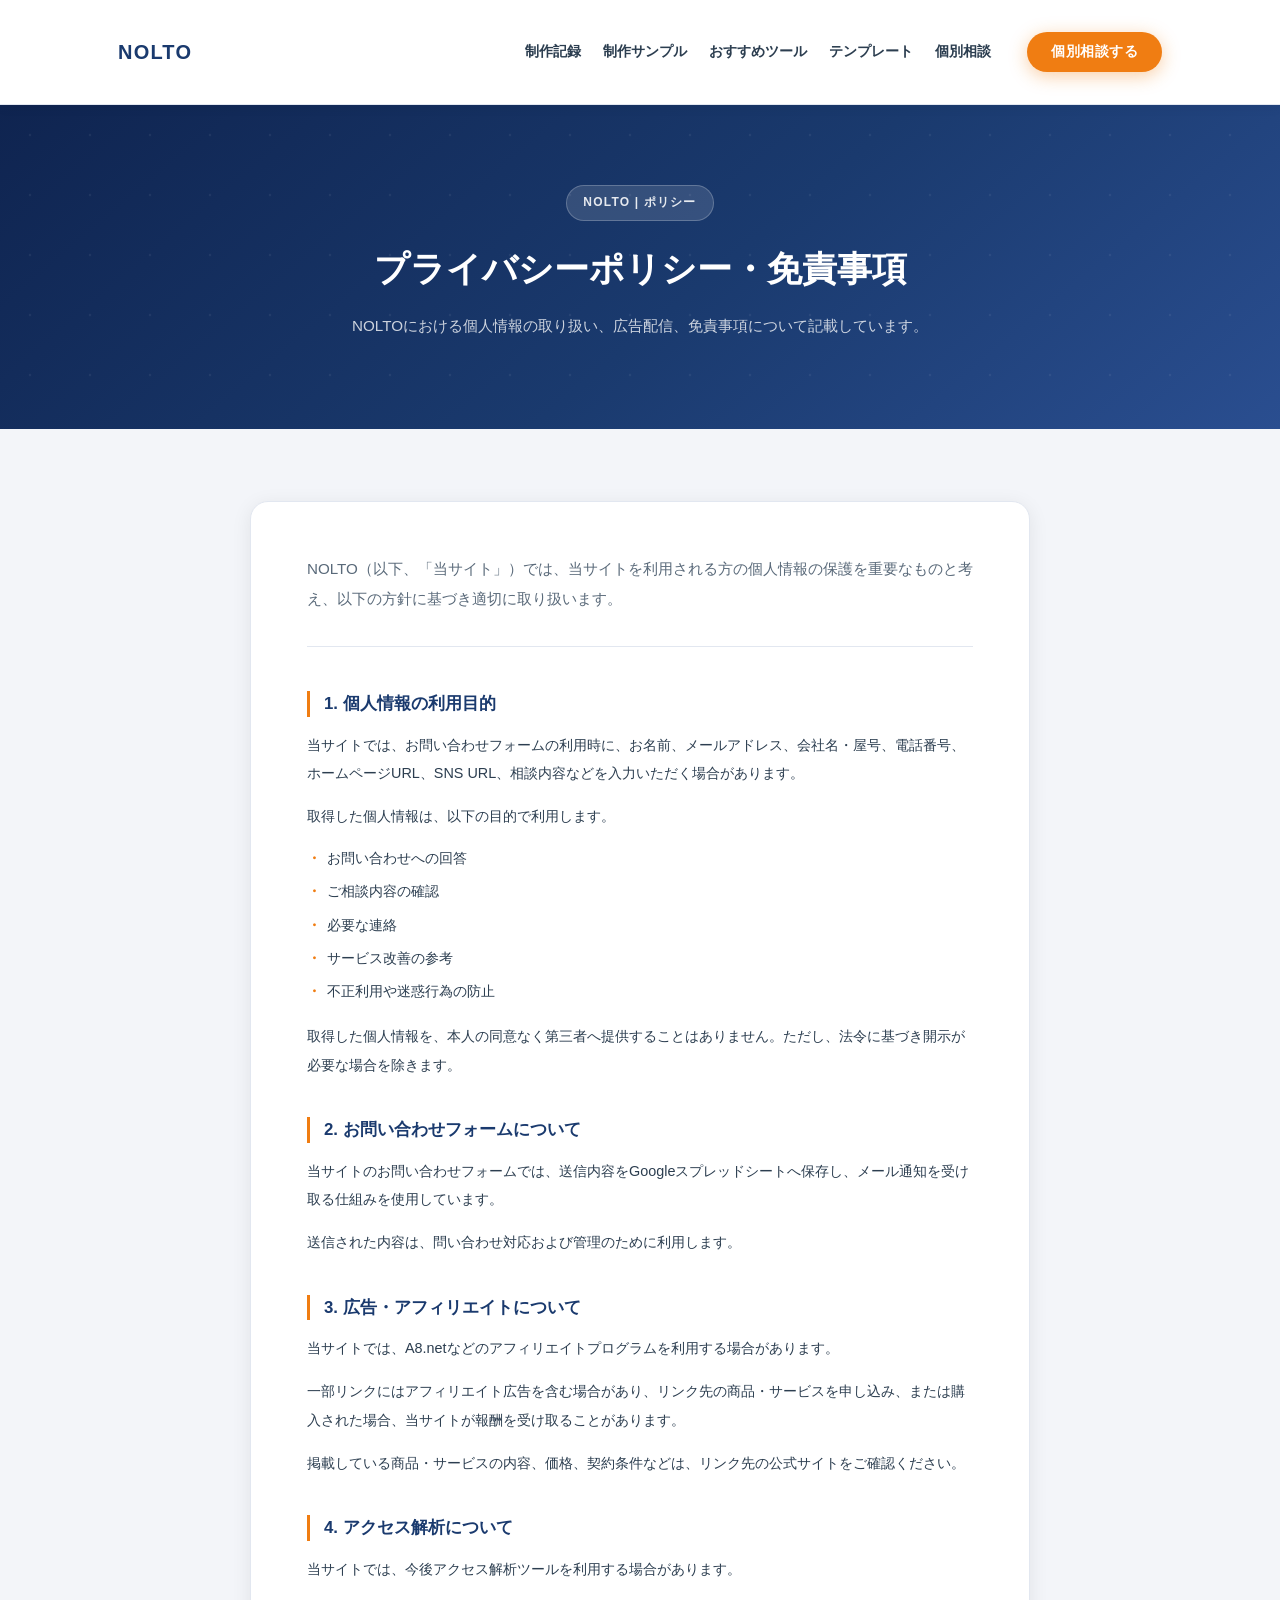
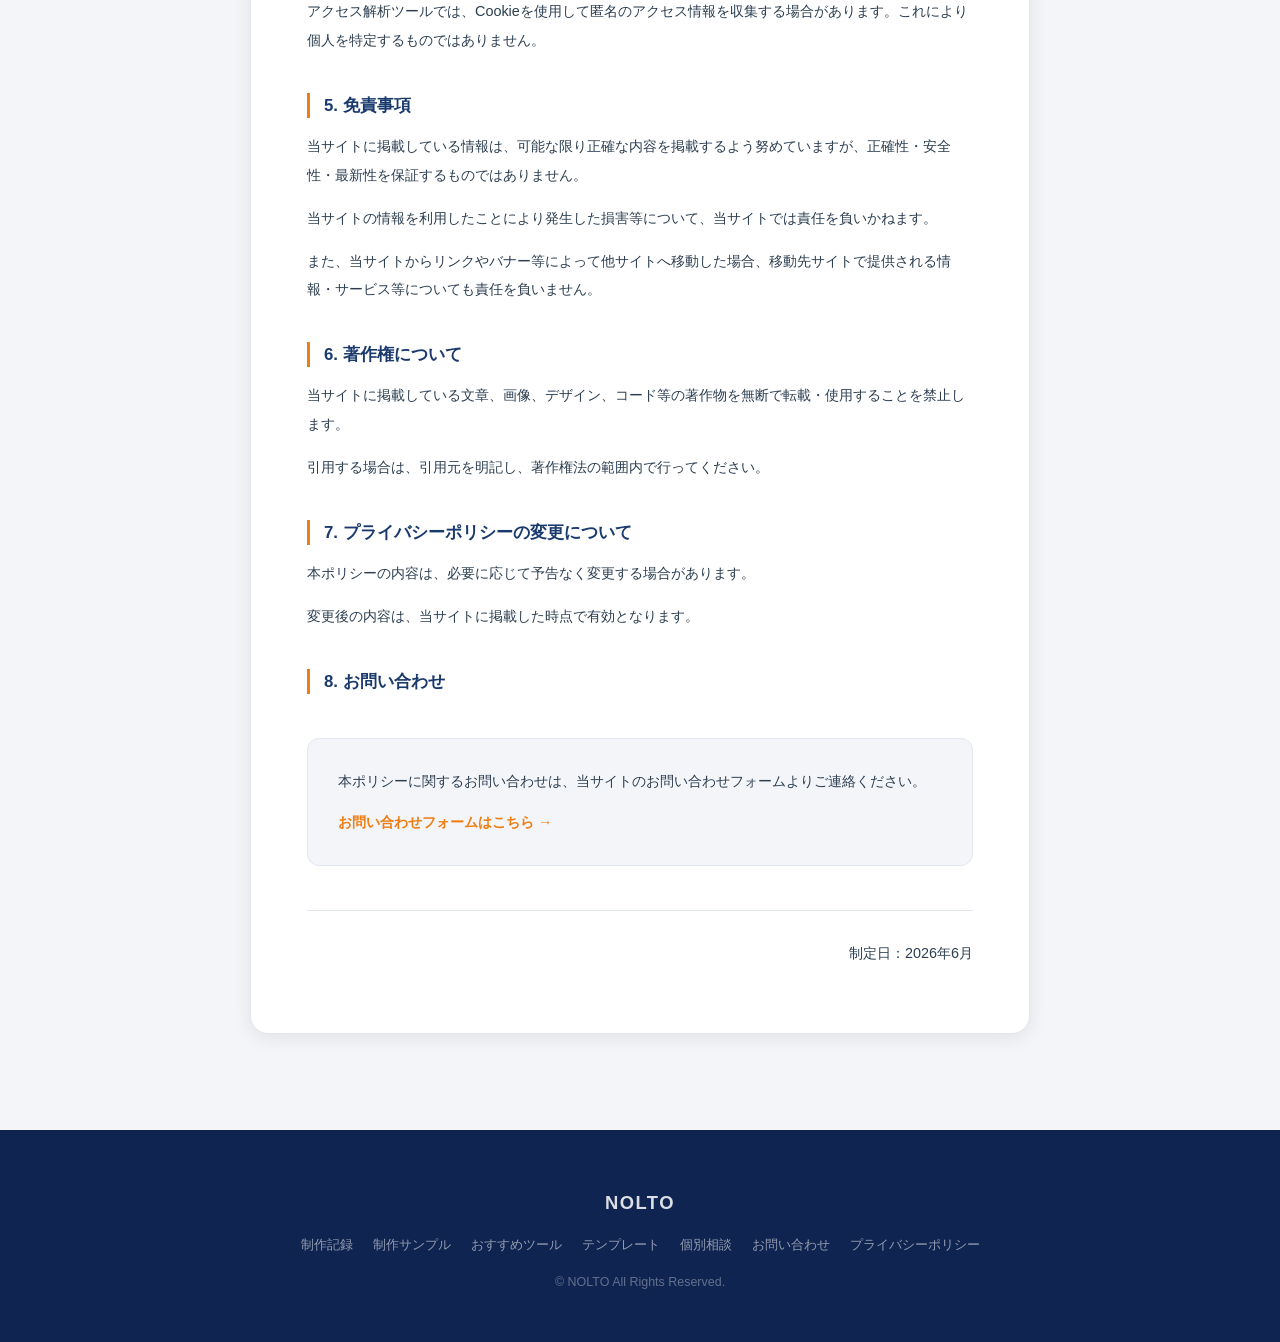
<file: privacy.html>
<!DOCTYPE html>
<html lang="ja">
<head>
  <meta charset="UTF-8" />
  <meta name="viewport" content="width=device-width, initial-scale=1.0" />
  <title>プライバシーポリシー・免責事項 | NOLTO</title>
  <meta name="description" content="NOLTOにおける個人情報の取り扱い、広告・アフィリエイト、アクセス解析、免責事項、著作権について記載しています。" />

  <!-- OGP / SNS共有用 -->
  <meta property="og:site_name" content="NOLTO">
  <meta property="og:type" content="website">
  <meta property="og:title" content="プライバシーポリシー・免責事項 | NOLTO">
  <meta property="og:description" content="NOLTOにおける個人情報の取り扱い、広告・アフィリエイト、アクセス解析、免責事項、著作権について記載しています。">
  <meta property="og:url" content="https://nolto-web.github.io/nolto/privacy.html">
  <meta property="og:image" content="https://nolto-web.github.io/nolto/images/ogp-nolto.png">
  <meta property="og:image:width" content="1200">
  <meta property="og:image:height" content="630">
  <meta name="twitter:card" content="summary_large_image">
  <meta name="twitter:title" content="プライバシーポリシー・免責事項 | NOLTO">
  <meta name="twitter:description" content="NOLTOにおける個人情報の取り扱い、広告・アフィリエイト、アクセス解析、免責事項、著作権について記載しています。">
  <meta name="twitter:image" content="https://nolto-web.github.io/nolto/images/ogp-nolto.png">

  <link rel="stylesheet" href="style.css" />

  <!-- Google tag (gtag.js) -->
  <script async src="https://www.googletagmanager.com/gtag/js?id=G-3QHENL6K99"></script>
  <script>
    window.dataLayer = window.dataLayer || [];
    function gtag(){dataLayer.push(arguments);}
    gtag('js', new Date());
    gtag('config', 'G-3QHENL6K99');
  </script>
</head>

<body>

  <!-- ヘッダー -->
  <header class="header">
    <div class="container header-inner">
      <a href="index.html" class="header-logo">NOLTO</a>
      <nav class="header-nav">
        <a href="records.html">制作記録</a>
        <a href="index.html#sample">制作サンプル</a>
        <a href="tools.html">おすすめツール</a>
        <a href="templates.html">テンプレート</a>
        <a href="index.html#plans">個別相談</a>
      </nav>
      <div class="header-actions">
        <a href="contact.html?plan=どれがよいか相談したい" class="btn btn-primary btn-sm">
          個別相談する
        </a>
      </div>
      <button class="hamburger" id="hamburger" aria-label="メニューを開く" aria-expanded="false">
        <span></span><span></span><span></span>
      </button>
    </div>
    <nav class="mobile-nav" id="mobileNav" aria-hidden="true">
      <a href="records.html">制作記録</a>
      <a href="index.html#sample">制作サンプル</a>
      <a href="tools.html">おすすめツール</a>
      <a href="templates.html">テンプレート</a>
      <a href="index.html#plans">個別相談</a>
      <a href="contact.html?plan=どれがよいか相談したい" class="btn btn-primary btn-sm">
        個別相談する
      </a>
    </nav>
  </header>

  <!-- ページヒーロー -->
  <section class="page-hero">
    <div class="container">
      <span class="badge">NOLTO | ポリシー</span>
      <h1>プライバシーポリシー・免責事項</h1>
      <p>NOLTOにおける個人情報の取り扱い、広告配信、免責事項について記載しています。</p>
    </div>
  </section>

  <!-- 本文 -->
  <section class="policy-section">
    <div class="container">
      <div class="policy-content">

        <p class="policy-lead">
          NOLTO（以下、「当サイト」）では、当サイトを利用される方の個人情報の保護を重要なものと考え、以下の方針に基づき適切に取り扱います。
        </p>

        <h2>1. 個人情報の利用目的</h2>
        <p>当サイトでは、お問い合わせフォームの利用時に、お名前、メールアドレス、会社名・屋号、電話番号、ホームページURL、SNS URL、相談内容などを入力いただく場合があります。</p>
        <p>取得した個人情報は、以下の目的で利用します。</p>
        <ul>
          <li>お問い合わせへの回答</li>
          <li>ご相談内容の確認</li>
          <li>必要な連絡</li>
          <li>サービス改善の参考</li>
          <li>不正利用や迷惑行為の防止</li>
        </ul>
        <p>取得した個人情報を、本人の同意なく第三者へ提供することはありません。ただし、法令に基づき開示が必要な場合を除きます。</p>

        <h2>2. お問い合わせフォームについて</h2>
        <p>当サイトのお問い合わせフォームでは、送信内容をGoogleスプレッドシートへ保存し、メール通知を受け取る仕組みを使用しています。</p>
        <p>送信された内容は、問い合わせ対応および管理のために利用します。</p>

        <h2>3. 広告・アフィリエイトについて</h2>
        <p>当サイトでは、A8.netなどのアフィリエイトプログラムを利用する場合があります。</p>
        <p>一部リンクにはアフィリエイト広告を含む場合があり、リンク先の商品・サービスを申し込み、または購入された場合、当サイトが報酬を受け取ることがあります。</p>
        <p>掲載している商品・サービスの内容、価格、契約条件などは、リンク先の公式サイトをご確認ください。</p>

        <h2>4. アクセス解析について</h2>
        <p>当サイトでは、今後アクセス解析ツールを利用する場合があります。</p>
        <p>アクセス解析ツールでは、Cookieを使用して匿名のアクセス情報を収集する場合があります。これにより個人を特定するものではありません。</p>

        <h2>5. 免責事項</h2>
        <p>当サイトに掲載している情報は、可能な限り正確な内容を掲載するよう努めていますが、正確性・安全性・最新性を保証するものではありません。</p>
        <p>当サイトの情報を利用したことにより発生した損害等について、当サイトでは責任を負いかねます。</p>
        <p>また、当サイトからリンクやバナー等によって他サイトへ移動した場合、移動先サイトで提供される情報・サービス等についても責任を負いません。</p>

        <h2>6. 著作権について</h2>
        <p>当サイトに掲載している文章、画像、デザイン、コード等の著作物を無断で転載・使用することを禁止します。</p>
        <p>引用する場合は、引用元を明記し、著作権法の範囲内で行ってください。</p>

        <h2>7. プライバシーポリシーの変更について</h2>
        <p>本ポリシーの内容は、必要に応じて予告なく変更する場合があります。</p>
        <p>変更後の内容は、当サイトに掲載した時点で有効となります。</p>

        <h2>8. お問い合わせ</h2>
        <div class="policy-contact-box">
          <p>本ポリシーに関するお問い合わせは、当サイトのお問い合わせフォームよりご連絡ください。</p>
          <p><a href="contact.html">お問い合わせフォームはこちら →</a></p>
        </div>

        <p class="policy-date">制定日：2026年6月</p>

      </div>
    </div>
  </section>

  <!-- フッター -->
  <footer class="footer">
    <div class="container footer-inner">
      <p class="footer-logo">NOLTO</p>
      <nav class="footer-nav">
        <a href="records.html">制作記録</a>
        <a href="index.html#sample">制作サンプル</a>
        <a href="tools.html">おすすめツール</a>
        <a href="templates.html">テンプレート</a>
        <a href="index.html#plans">個別相談</a>
        <a href="contact.html">お問い合わせ</a>
        <a href="privacy.html">プライバシーポリシー</a>
      </nav>
      <p class="footer-copy">© NOLTO All Rights Reserved.</p>
    </div>
  </footer>

  <script src="script.js"></script>
</body>
</html>
</file>
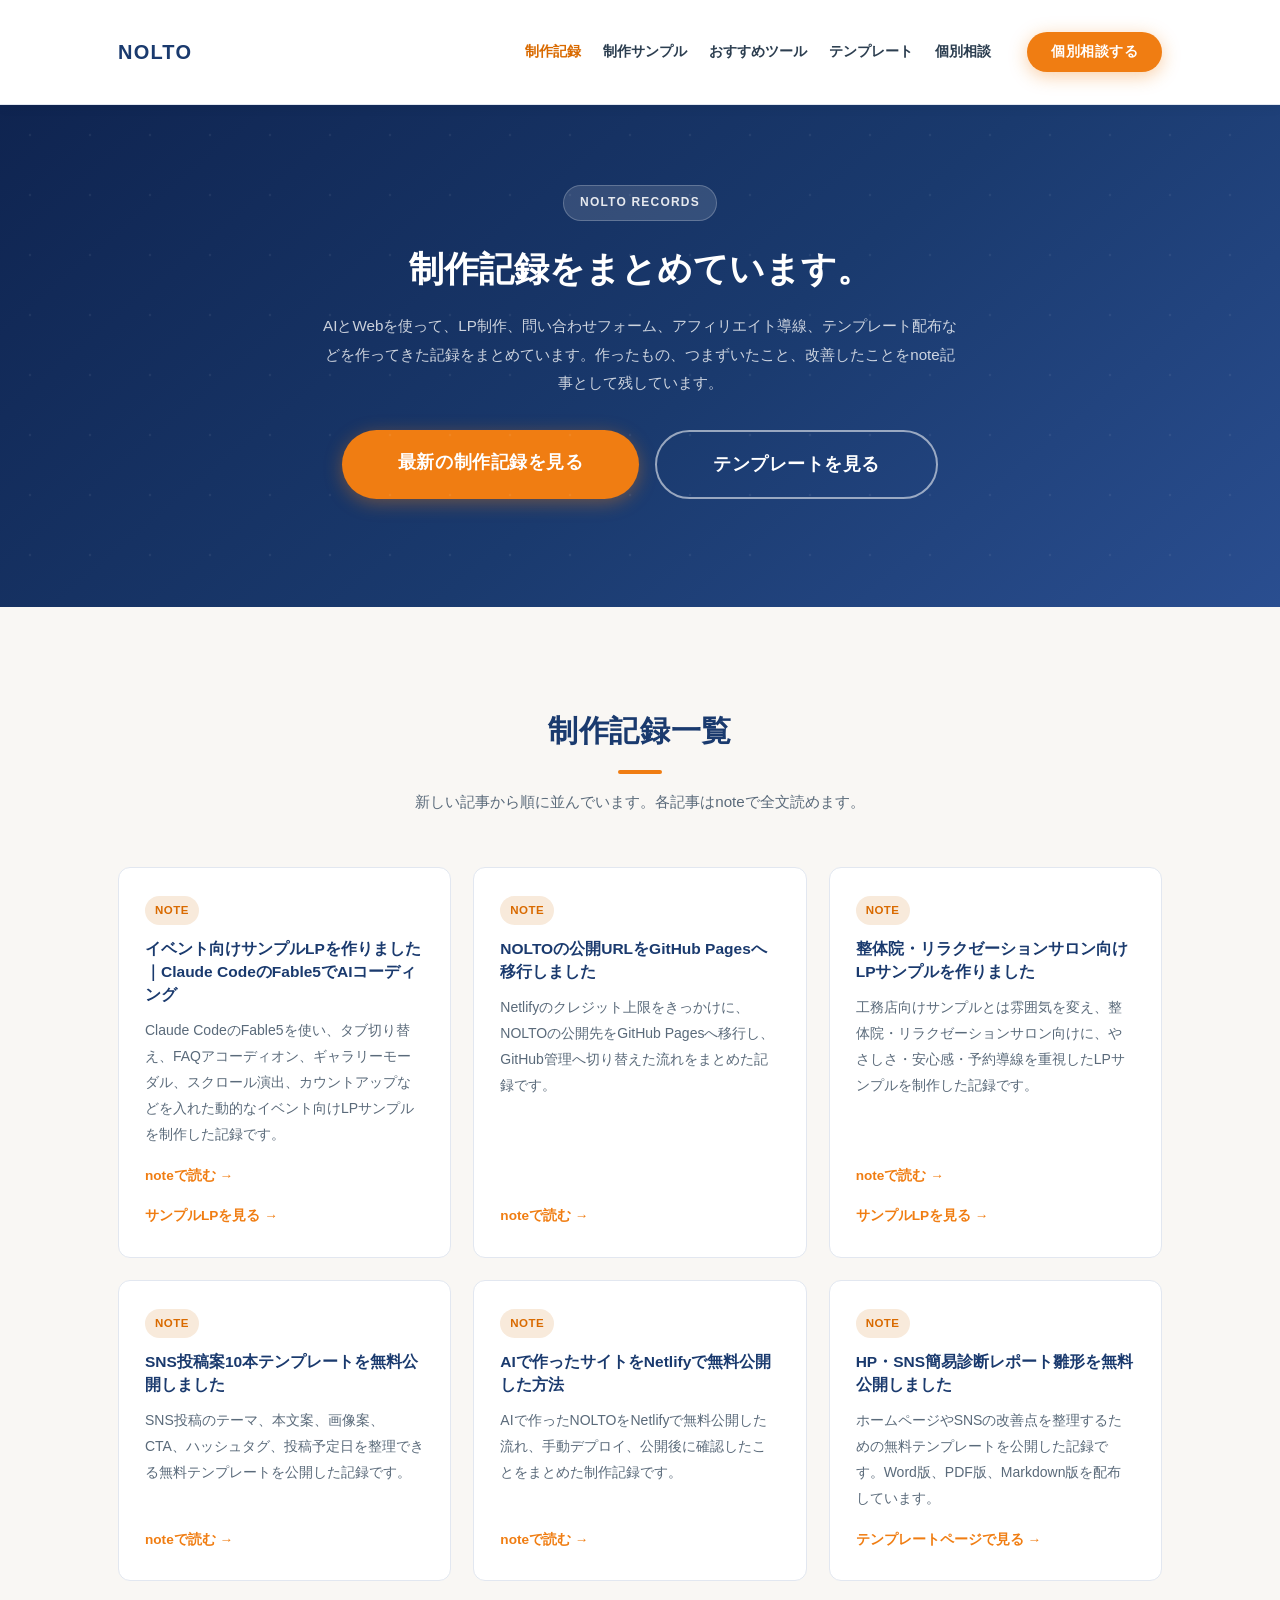
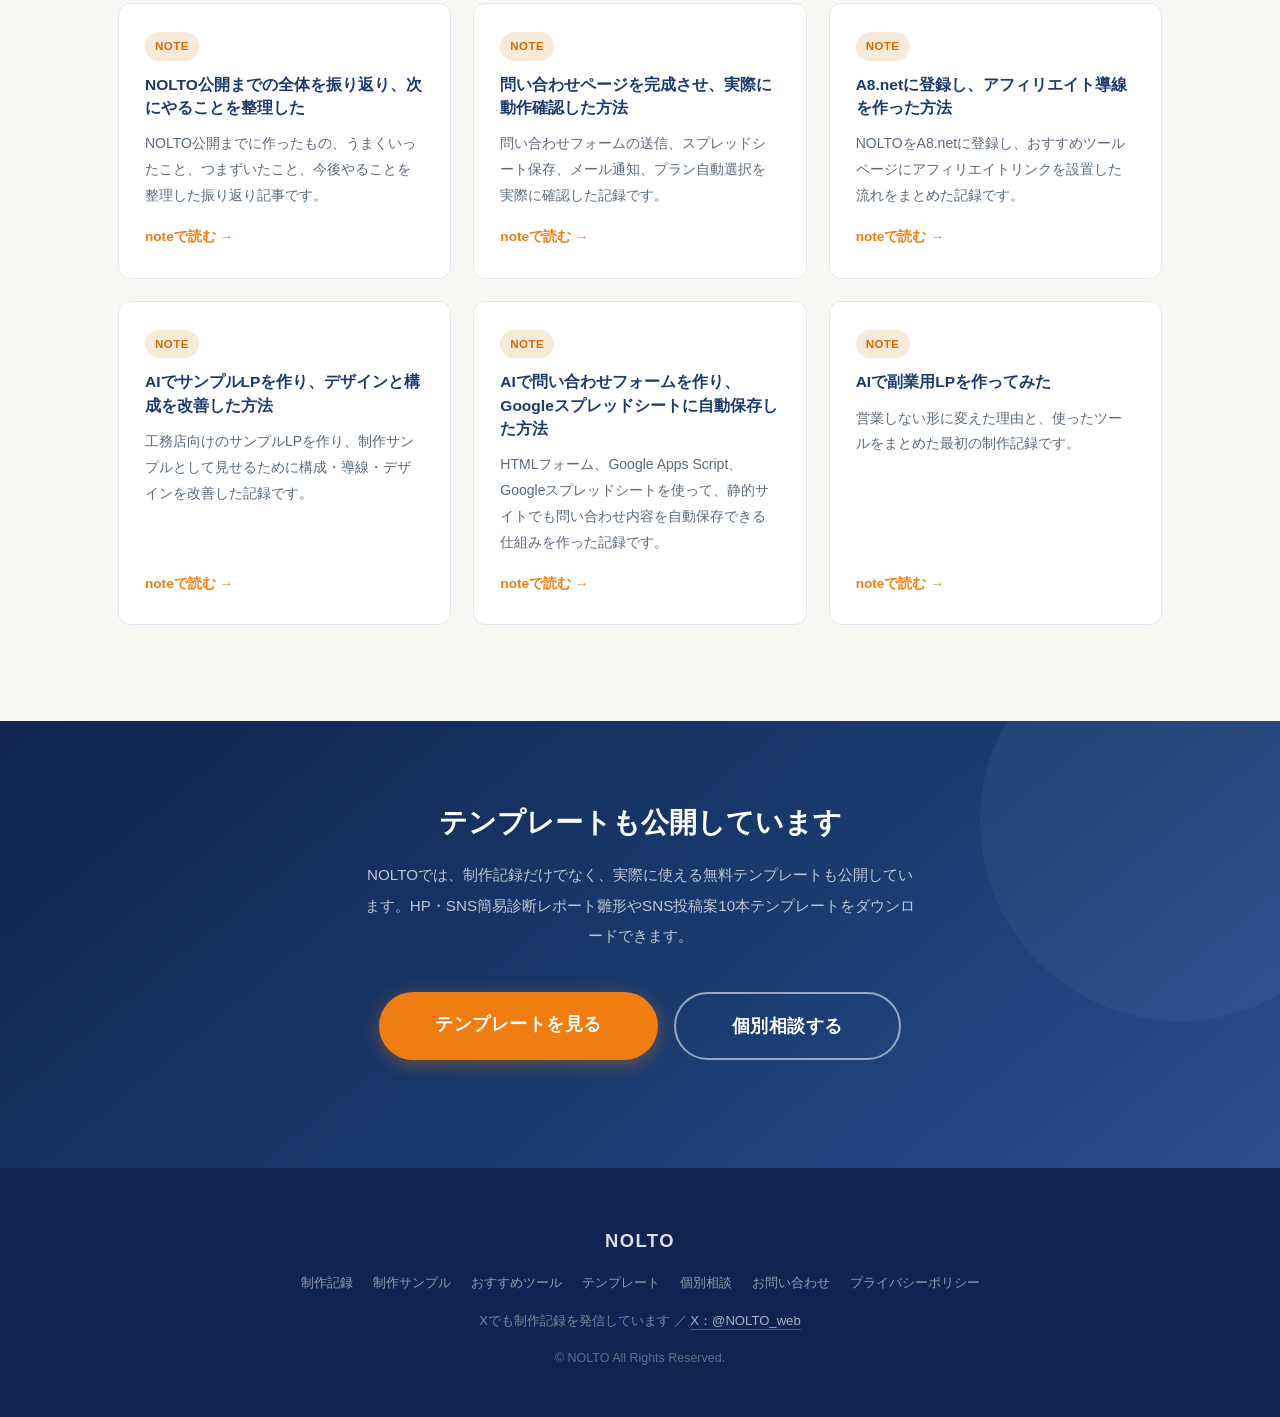
<file: records.html>
<!DOCTYPE html>
<html lang="ja">
<head>
  <meta charset="UTF-8" />
  <meta name="viewport" content="width=device-width, initial-scale=1.0" />
  <title>制作記録 | NOLTO</title>
  <meta name="description" content="NOLTOの制作記録一覧ページです。AIを使ったLP制作、問い合わせフォーム構築、Netlify公開、A8.net導線、無料テンプレート公開などの記録をまとめています。" />

  <!-- OGP / SNS共有用 -->
  <meta property="og:site_name" content="NOLTO">
  <meta property="og:type" content="website">
  <meta property="og:title" content="制作記録 | NOLTO">
  <meta property="og:description" content="NOLTOの制作記録一覧ページです。AIを使ったLP制作、問い合わせフォーム構築、Netlify公開、A8.net導線、無料テンプレート公開などの記録をまとめています。">
  <meta property="og:url" content="https://nolto-web.github.io/nolto/records.html">
  <meta property="og:image" content="https://nolto-web.github.io/nolto/images/ogp-nolto.png">
  <meta property="og:image:width" content="1200">
  <meta property="og:image:height" content="630">
  <meta name="twitter:card" content="summary_large_image">
  <meta name="twitter:title" content="制作記録 | NOLTO">
  <meta name="twitter:description" content="NOLTOの制作記録一覧ページです。AIを使ったLP制作、問い合わせフォーム構築、Netlify公開、A8.net導線、無料テンプレート公開などの記録をまとめています。">
  <meta name="twitter:image" content="https://nolto-web.github.io/nolto/images/ogp-nolto.png">

  <link rel="stylesheet" href="style.css" />

  <!-- Google tag (gtag.js) -->
  <script async src="https://www.googletagmanager.com/gtag/js?id=G-3QHENL6K99"></script>
  <script>
    window.dataLayer = window.dataLayer || [];
    function gtag(){dataLayer.push(arguments);}
    gtag('js', new Date());
    gtag('config', 'G-3QHENL6K99');
  </script>
</head>

<body>

  <!-- ================================================
       ヘッダー
       ================================================ -->
  <header class="header">
    <div class="container header-inner">
      <a href="index.html" class="header-logo">NOLTO</a>
      <nav class="header-nav">
        <a href="records.html" class="active">制作記録</a>
        <a href="index.html#sample">制作サンプル</a>
        <a href="tools.html">おすすめツール</a>
        <a href="templates.html">テンプレート</a>
        <a href="index.html#plans">個別相談</a>
      </nav>
      <div class="header-actions">
        <a href="contact.html?plan=どれがよいか相談したい" class="btn btn-primary btn-sm">
          個別相談する
        </a>
      </div>
      <button class="hamburger" id="hamburger" aria-label="メニューを開く" aria-expanded="false">
        <span></span><span></span><span></span>
      </button>
    </div>
    <nav class="mobile-nav" id="mobileNav" aria-hidden="true">
      <a href="records.html">制作記録</a>
      <a href="index.html#sample">制作サンプル</a>
      <a href="tools.html">おすすめツール</a>
      <a href="templates.html">テンプレート</a>
      <a href="index.html#plans">個別相談</a>
      <a href="contact.html?plan=どれがよいか相談したい" class="btn btn-primary btn-sm">
        個別相談する
      </a>
    </nav>
  </header>

  <!-- ================================================
       ページヒーロー
       ================================================ -->
  <section class="page-hero">
    <div class="container">
      <span class="badge">NOLTO RECORDS</span>
      <h1>制作記録をまとめています。</h1>
      <p>AIとWebを使って、LP制作、問い合わせフォーム、アフィリエイト導線、テンプレート配布などを作ってきた記録をまとめています。作ったもの、つまずいたこと、改善したことをnote記事として残しています。</p>
      <div class="cta-buttons" style="margin-top:32px; justify-content:center;">
        <a href="#records-list" class="btn btn-primary btn-large">最新の制作記録を見る</a>
        <a href="templates.html" class="btn btn-secondary-w btn-large">テンプレートを見る</a>
      </div>
    </div>
  </section>

  <!-- ================================================
       制作記録一覧
       ================================================ -->
  <section id="records-list" class="records section">
    <div class="container">
      <h2 class="section-title">制作記録一覧</h2>
      <p class="section-sub">
        新しい記事から順に並んでいます。各記事はnoteで全文読めます。
      </p>

      <div class="records-grid">

        <!-- 記事1（最新） -->
        <article class="record-card">
          <span class="record-tag">NOTE</span>
          <h3>イベント向けサンプルLPを作りました｜Claude CodeのFable5でAIコーディング</h3>
          <p>Claude CodeのFable5を使い、タブ切り替え、FAQアコーディオン、ギャラリーモーダル、スクロール演出、カウントアップなどを入れた動的なイベント向けLPサンプルを制作した記録です。</p>
          <a href="https://note.com/nolto_web/n/nb9e7a95d3b45" class="record-link" target="_blank" rel="noopener">noteで読む →</a>
          <a href="sample-night-forest/" class="record-link">サンプルLPを見る →</a>
        </article>

        <!-- 記事2 -->
        <article class="record-card">
          <span class="record-tag">NOTE</span>
          <h3>NOLTOの公開URLをGitHub Pagesへ移行しました</h3>
          <p>Netlifyのクレジット上限をきっかけに、NOLTOの公開先をGitHub Pagesへ移行し、GitHub管理へ切り替えた流れをまとめた記録です。</p>
          <a href="https://note.com/nolto_web/n/nf5975db35410" class="record-link" target="_blank" rel="noopener">noteで読む →</a>
        </article>

        <!-- 記事3 -->
        <article class="record-card">
          <span class="record-tag">NOTE</span>
          <h3>整体院・リラクゼーションサロン向けLPサンプルを作りました</h3>
          <p>工務店向けサンプルとは雰囲気を変え、整体院・リラクゼーションサロン向けに、やさしさ・安心感・予約導線を重視したLPサンプルを制作した記録です。</p>
          <a href="https://note.com/msy9989/n/nc29645d15f97?app_launch=false" class="record-link" target="_blank" rel="noopener">noteで読む →</a>
          <a href="sample-relaxation/" class="record-link">サンプルLPを見る →</a>
        </article>

        <!-- 記事2 -->
        <article class="record-card">
          <span class="record-tag">NOTE</span>
          <h3>SNS投稿案10本テンプレートを無料公開しました</h3>
          <p>SNS投稿のテーマ、本文案、画像案、CTA、ハッシュタグ、投稿予定日を整理できる無料テンプレートを公開した記録です。</p>
          <a href="https://note.com/msy9989/n/n7fae117e617c" class="record-link" target="_blank" rel="noopener">noteで読む →</a>
        </article>

        <!-- 記事3 -->
        <article class="record-card">
          <span class="record-tag">NOTE</span>
          <h3>AIで作ったサイトをNetlifyで無料公開した方法</h3>
          <p>AIで作ったNOLTOをNetlifyで無料公開した流れ、手動デプロイ、公開後に確認したことをまとめた制作記録です。</p>
          <a href="https://note.com/msy9989/n/n9479df737b32" class="record-link" target="_blank" rel="noopener">noteで読む →</a>
        </article>

        <!-- 記事3 -->
        <article class="record-card">
          <span class="record-tag">NOTE</span>
          <h3>HP・SNS簡易診断レポート雛形を無料公開しました</h3>
          <p>ホームページやSNSの改善点を整理するための無料テンプレートを公開した記録です。Word版、PDF版、Markdown版を配布しています。</p>
          <a href="templates.html" class="record-link">テンプレートページで見る →</a>
        </article>

        <!-- 記事4 -->
        <article class="record-card">
          <span class="record-tag">NOTE</span>
          <h3>NOLTO公開までの全体を振り返り、次にやることを整理した</h3>
          <p>NOLTO公開までに作ったもの、うまくいったこと、つまずいたこと、今後やることを整理した振り返り記事です。</p>
          <a href="https://note.com/msy9989/n/n6611e8b20c11" class="record-link" target="_blank" rel="noopener">noteで読む →</a>
        </article>

        <!-- 記事5 -->
        <article class="record-card">
          <span class="record-tag">NOTE</span>
          <h3>問い合わせページを完成させ、実際に動作確認した方法</h3>
          <p>問い合わせフォームの送信、スプレッドシート保存、メール通知、プラン自動選択を実際に確認した記録です。</p>
          <a href="https://note.com/msy9989/n/n8b1477aa63bf" class="record-link" target="_blank" rel="noopener">noteで読む →</a>
        </article>

        <!-- 記事6 -->
        <article class="record-card">
          <span class="record-tag">NOTE</span>
          <h3>A8.netに登録し、アフィリエイト導線を作った方法</h3>
          <p>NOLTOをA8.netに登録し、おすすめツールページにアフィリエイトリンクを設置した流れをまとめた記録です。</p>
          <a href="https://note.com/msy9989/n/n00e6e85b3db5" class="record-link" target="_blank" rel="noopener">noteで読む →</a>
        </article>

        <!-- 記事7 -->
        <article class="record-card">
          <span class="record-tag">NOTE</span>
          <h3>AIでサンプルLPを作り、デザインと構成を改善した方法</h3>
          <p>工務店向けのサンプルLPを作り、制作サンプルとして見せるために構成・導線・デザインを改善した記録です。</p>
          <a href="https://note.com/msy9989/n/n838ce20b3a1f" class="record-link" target="_blank" rel="noopener">noteで読む →</a>
        </article>

        <!-- 記事8 -->
        <article class="record-card">
          <span class="record-tag">NOTE</span>
          <h3>AIで問い合わせフォームを作り、Googleスプレッドシートに自動保存した方法</h3>
          <p>HTMLフォーム、Google Apps Script、Googleスプレッドシートを使って、静的サイトでも問い合わせ内容を自動保存できる仕組みを作った記録です。</p>
          <a href="https://note.com/msy9989/n/n3335d7217afb" class="record-link" target="_blank" rel="noopener">noteで読む →</a>
        </article>

        <!-- 記事9 -->
        <article class="record-card">
          <span class="record-tag">NOTE</span>
          <h3>AIで副業用LPを作ってみた</h3>
          <p>営業しない形に変えた理由と、使ったツールをまとめた最初の制作記録です。</p>
          <a href="https://note.com/msy9989/n/n3dfc6fb1004f" class="record-link" target="_blank" rel="noopener">noteで読む →</a>
        </article>

      </div>
    </div>
  </section>

  <!-- ================================================
       テンプレートCTA
       ================================================ -->
  <section class="template-cta">
    <div class="container">
      <h2>テンプレートも公開しています</h2>
      <p>NOLTOでは、制作記録だけでなく、実際に使える無料テンプレートも公開しています。HP・SNS簡易診断レポート雛形やSNS投稿案10本テンプレートをダウンロードできます。</p>
      <div class="cta-buttons">
        <a href="templates.html" class="btn btn-primary btn-large">テンプレートを見る</a>
        <a href="contact.html?plan=どれがよいか相談したい" class="btn btn-secondary-w btn-large">個別相談する</a>
      </div>
    </div>
  </section>

  <!-- ================================================
       フッター
       ================================================ -->
  <footer class="footer">
    <div class="container footer-inner">
      <p class="footer-logo">NOLTO</p>
      <nav class="footer-nav">
        <a href="records.html">制作記録</a>
        <a href="index.html#sample">制作サンプル</a>
        <a href="tools.html">おすすめツール</a>
        <a href="templates.html">テンプレート</a>
        <a href="index.html#plans">個別相談</a>
        <a href="contact.html">お問い合わせ</a>
        <a href="privacy.html">プライバシーポリシー</a>
      </nav>
      <p class="footer-sns">Xでも制作記録を発信しています ／ <a href="https://x.com/NOLTO_web" target="_blank" rel="noopener">X：@NOLTO_web</a></p>
      <p class="footer-copy">© NOLTO All Rights Reserved.</p>
    </div>
  </footer>

  <script src="script.js"></script>
</body>
</html>
</file>
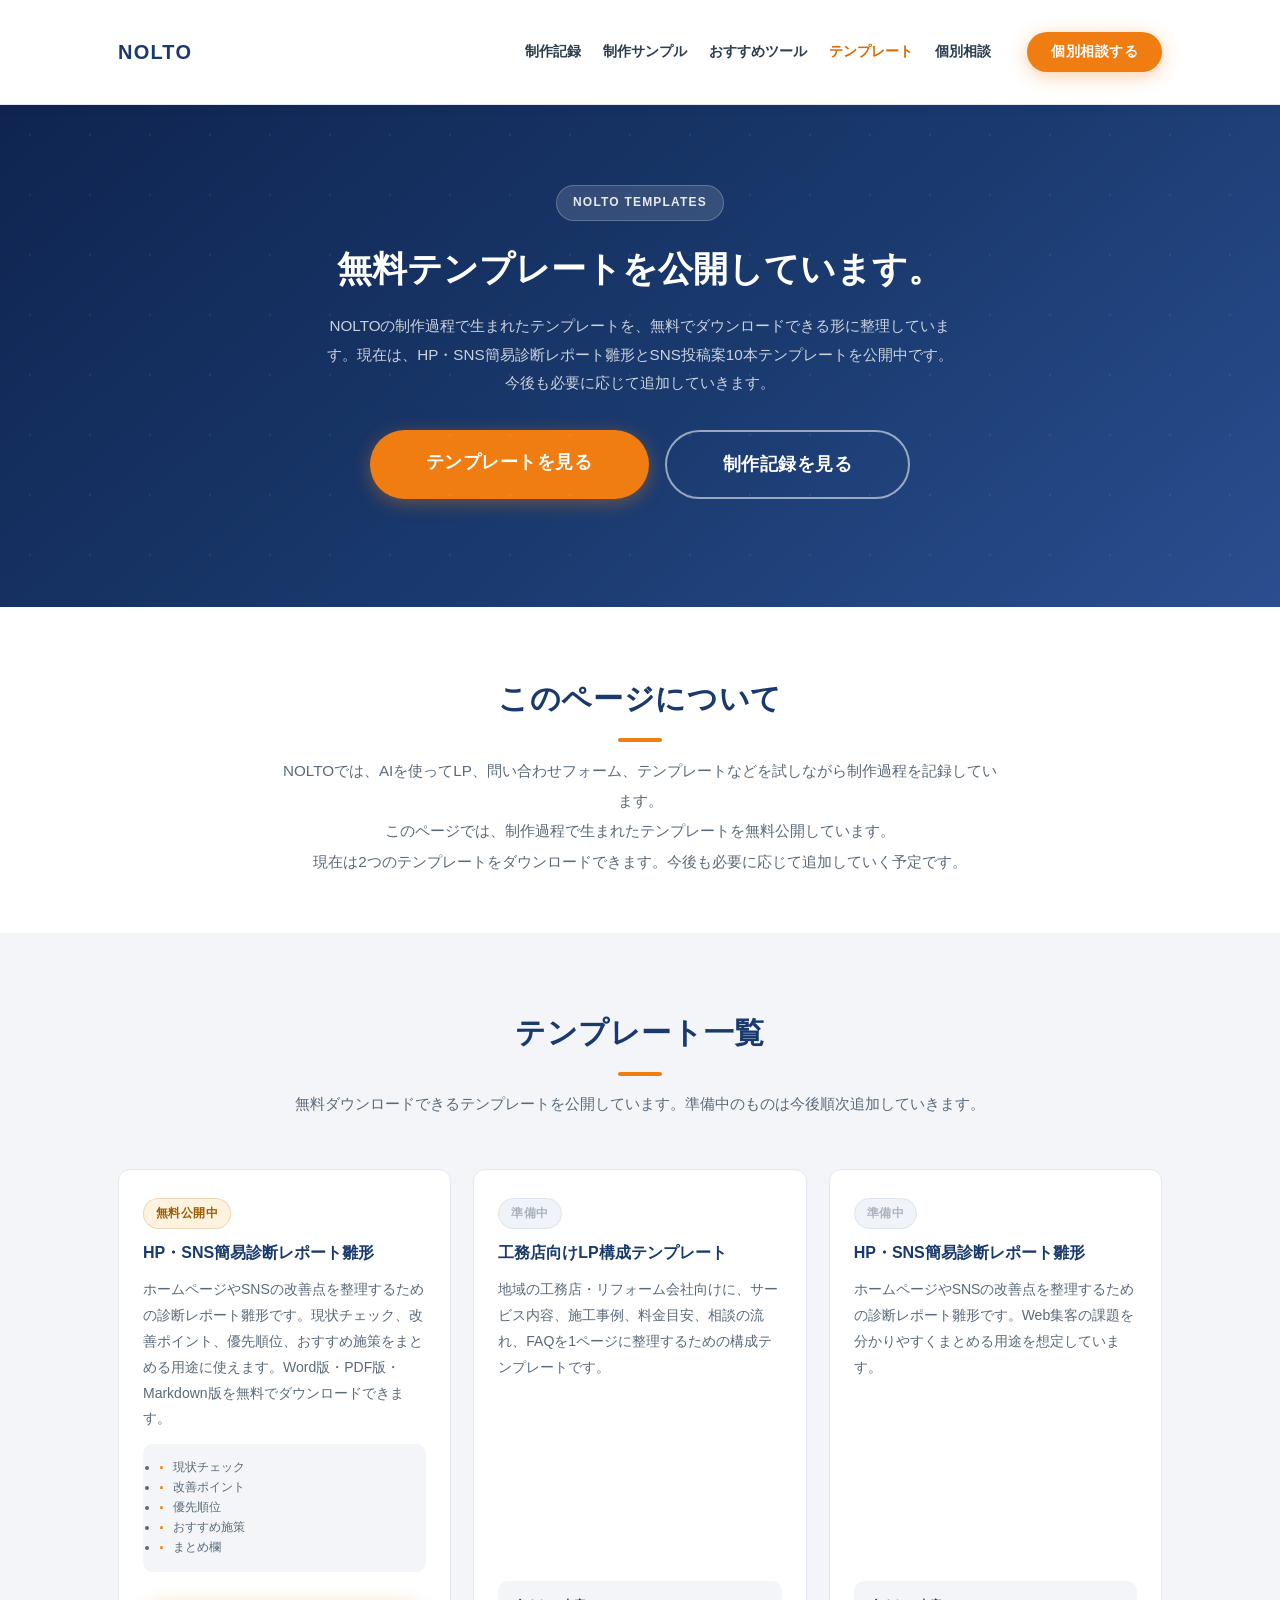
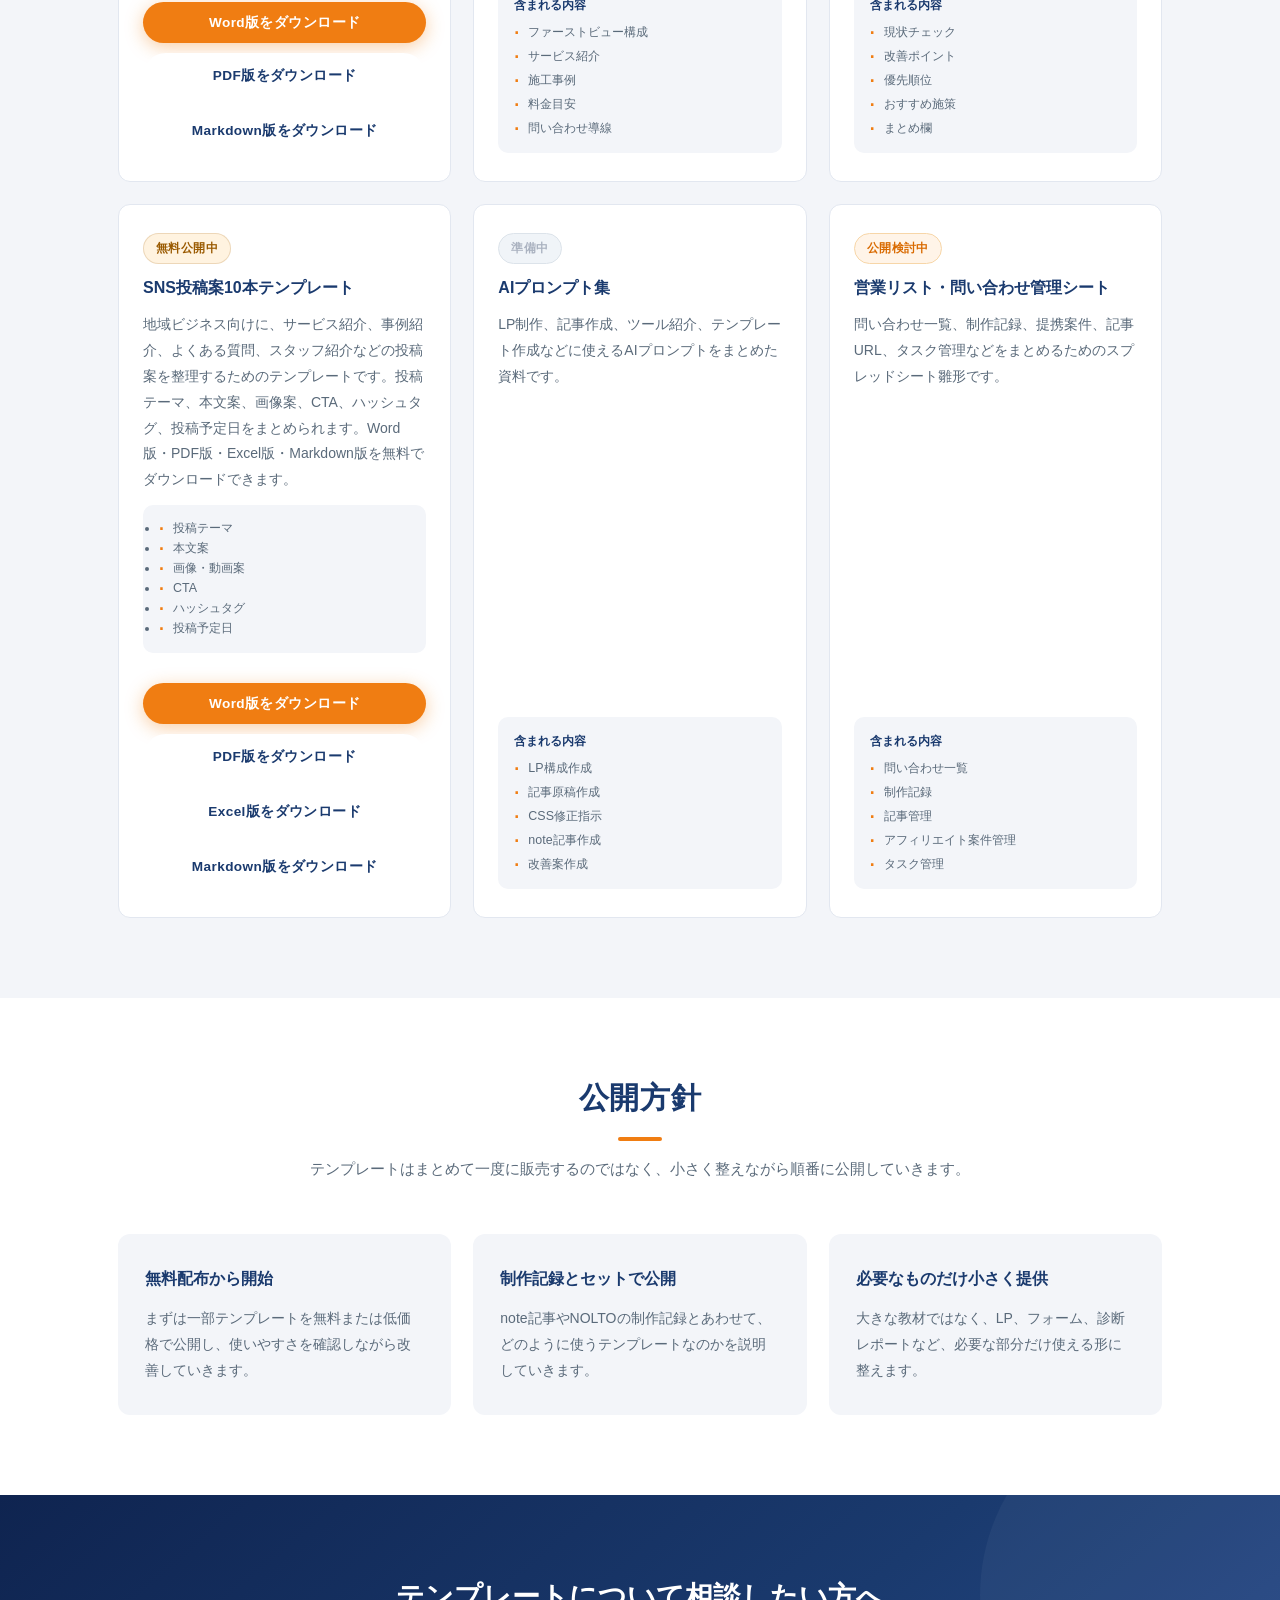
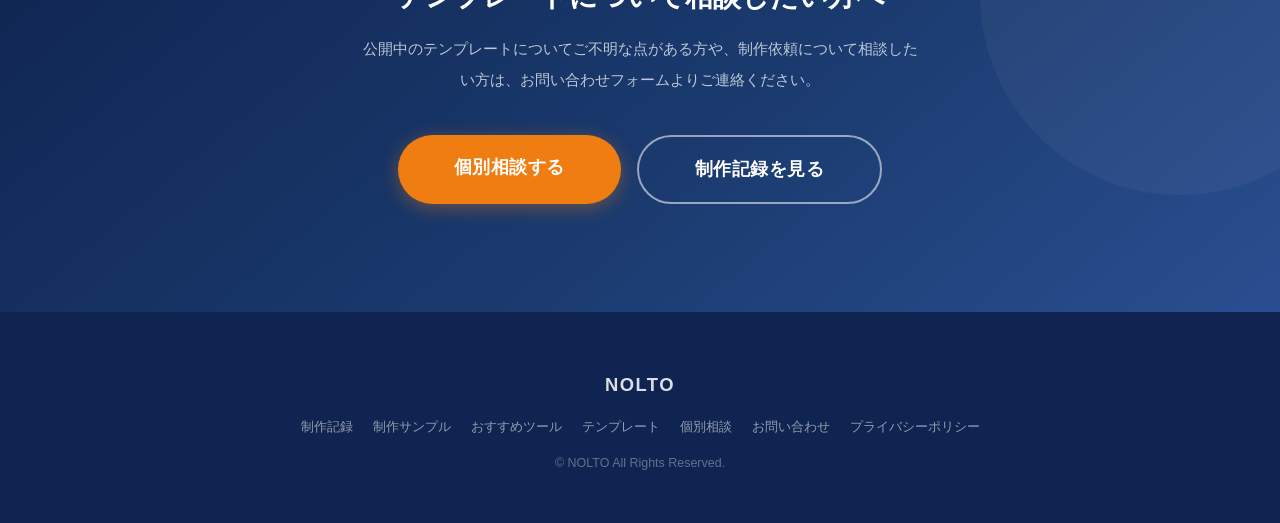
<file: templates.html>
<!DOCTYPE html>
<html lang="ja">
<head>
  <meta charset="UTF-8" />
  <meta name="viewport" content="width=device-width, initial-scale=1.0" />
  <title>無料テンプレート | NOLTO</title>
  <meta name="description" content="NOLTOの制作過程で生まれた無料テンプレートを配布しています。HP・SNS簡易診断レポート雛形やSNS投稿案10本テンプレートをダウンロードできます。" />

  <!-- OGP / SNS共有用 -->
  <meta property="og:site_name" content="NOLTO">
  <meta property="og:type" content="website">
  <meta property="og:title" content="無料テンプレート | NOLTO">
  <meta property="og:description" content="NOLTOの制作過程で生まれた無料テンプレートを配布しています。HP・SNS簡易診断レポート雛形やSNS投稿案10本テンプレートをダウンロードできます。">
  <meta property="og:url" content="https://nolto-web.github.io/nolto/templates.html">
  <meta property="og:image" content="https://nolto-web.github.io/nolto/images/ogp-nolto.png">
  <meta property="og:image:width" content="1200">
  <meta property="og:image:height" content="630">
  <meta name="twitter:card" content="summary_large_image">
  <meta name="twitter:title" content="無料テンプレート | NOLTO">
  <meta name="twitter:description" content="NOLTOの制作過程で生まれた無料テンプレートを配布しています。HP・SNS簡易診断レポート雛形やSNS投稿案10本テンプレートをダウンロードできます。">
  <meta name="twitter:image" content="https://nolto-web.github.io/nolto/images/ogp-nolto.png">

  <link rel="stylesheet" href="style.css" />

  <!-- Google tag (gtag.js) -->
  <script async src="https://www.googletagmanager.com/gtag/js?id=G-3QHENL6K99"></script>
  <script>
    window.dataLayer = window.dataLayer || [];
    function gtag(){dataLayer.push(arguments);}
    gtag('js', new Date());
    gtag('config', 'G-3QHENL6K99');
  </script>
</head>

<body>

  <!-- ================================================
       ヘッダー
       ================================================ -->
  <header class="header">
    <div class="container header-inner">
      <a href="index.html" class="header-logo">NOLTO</a>
      <nav class="header-nav">
        <a href="records.html">制作記録</a>
        <a href="index.html#sample">制作サンプル</a>
        <a href="tools.html">おすすめツール</a>
        <a href="templates.html" class="active">テンプレート</a>
        <a href="index.html#plans">個別相談</a>
      </nav>
      <div class="header-actions">
        <a href="contact.html?plan=どれがよいか相談したい" class="btn btn-primary btn-sm">
          個別相談する
        </a>
      </div>
      <button class="hamburger" id="hamburger" aria-label="メニューを開く" aria-expanded="false">
        <span></span><span></span><span></span>
      </button>
    </div>
    <nav class="mobile-nav" id="mobileNav" aria-hidden="true">
      <a href="records.html">制作記録</a>
      <a href="index.html#sample">制作サンプル</a>
      <a href="tools.html">おすすめツール</a>
      <a href="templates.html">テンプレート</a>
      <a href="index.html#plans">個別相談</a>
      <a href="contact.html?plan=どれがよいか相談したい" class="btn btn-primary btn-sm">
        個別相談する
      </a>
    </nav>
  </header>

  <!-- ================================================
       ページヒーロー
       ================================================ -->
  <section class="page-hero">
    <div class="container">
      <span class="badge">NOLTO TEMPLATES</span>
      <h1>無料テンプレートを公開しています。</h1>
      <p>NOLTOの制作過程で生まれたテンプレートを、無料でダウンロードできる形に整理しています。現在は、HP・SNS簡易診断レポート雛形とSNS投稿案10本テンプレートを公開中です。今後も必要に応じて追加していきます。</p>
      <div class="cta-buttons" style="margin-top:32px; justify-content:center;">
        <a href="#template-list" class="btn btn-primary btn-large">テンプレートを見る</a>
        <a href="records.html" class="btn btn-secondary-w btn-large">制作記録を見る</a>
      </div>
    </div>
  </section>

  <!-- ================================================
       このページについて
       ================================================ -->
  <section class="template-about section">
    <div class="container">
      <h2 class="section-title">このページについて</h2>
      <div class="template-about-inner">
        <p>
          NOLTOでは、AIを使ってLP、問い合わせフォーム、テンプレートなどを試しながら制作過程を記録しています。<br>
          このページでは、制作過程で生まれたテンプレートを無料公開しています。<br>
          現在は2つのテンプレートをダウンロードできます。今後も必要に応じて追加していく予定です。
        </p>
      </div>
    </div>
  </section>

  <!-- ================================================
       テンプレート一覧
       ================================================ -->
  <section id="template-list" class="template-list section">
    <div class="container">
      <h2 class="section-title">テンプレート一覧</h2>
      <p class="section-sub">
        無料ダウンロードできるテンプレートを公開しています。準備中のものは今後順次追加していきます。
      </p>

      <div class="template-grid">

        <!-- カード1 -->
        <article class="template-item-card">
          <span class="template-status is-public">無料公開中</span>
          <h3>HP・SNS簡易診断レポート雛形</h3>
          <p>ホームページやSNSの改善点を整理するための診断レポート雛形です。現状チェック、改善ポイント、優先順位、おすすめ施策をまとめる用途に使えます。Word版・PDF版・Markdown版を無料でダウンロードできます。</p>

          <ul class="template-contents">
            <li>現状チェック</li>
            <li>改善ポイント</li>
            <li>優先順位</li>
            <li>おすすめ施策</li>
            <li>まとめ欄</li>
          </ul>

          <div class="template-downloads">
            <a href="downloads/hp_sns_diagnosis_template_nolto.docx" class="btn btn-primary" download>Word版をダウンロード</a>
            <a href="downloads/hp_sns_diagnosis_template_nolto.pdf" class="btn btn-secondary" download>PDF版をダウンロード</a>
            <a href="downloads/hp_sns_diagnosis_template_nolto.md" class="btn btn-secondary" download>Markdown版をダウンロード</a>
          </div>
        </article>

        <!-- カード2 -->
        <article class="template-item-card">
          <span class="template-status template-status-preparing">準備中</span>
          <h3>工務店向けLP構成テンプレート</h3>
          <p>地域の工務店・リフォーム会社向けに、サービス内容、施工事例、料金目安、相談の流れ、FAQを1ページに整理するための構成テンプレートです。</p>
          <div class="template-contents">
            <span class="template-contents-label">含まれる内容</span>
            <ul>
              <li>ファーストビュー構成</li>
              <li>サービス紹介</li>
              <li>施工事例</li>
              <li>料金目安</li>
              <li>問い合わせ導線</li>
            </ul>
          </div>
        </article>

        <!-- カード3 -->
        <article class="template-item-card">
          <span class="template-status template-status-preparing">準備中</span>
          <h3>HP・SNS簡易診断レポート雛形</h3>
          <p>ホームページやSNSの改善点を整理するための診断レポート雛形です。Web集客の課題を分かりやすくまとめる用途を想定しています。</p>
          <div class="template-contents">
            <span class="template-contents-label">含まれる内容</span>
            <ul>
              <li>現状チェック</li>
              <li>改善ポイント</li>
              <li>優先順位</li>
              <li>おすすめ施策</li>
              <li>まとめ欄</li>
            </ul>
          </div>
        </article>

        <!-- カード4 -->
        <article class="template-item-card">
          <span class="template-status is-public">無料公開中</span>
          <h3>SNS投稿案10本テンプレート</h3>
          <p>地域ビジネス向けに、サービス紹介、事例紹介、よくある質問、スタッフ紹介などの投稿案を整理するためのテンプレートです。投稿テーマ、本文案、画像案、CTA、ハッシュタグ、投稿予定日をまとめられます。Word版・PDF版・Excel版・Markdown版を無料でダウンロードできます。</p>

          <ul class="template-contents">
            <li>投稿テーマ</li>
            <li>本文案</li>
            <li>画像・動画案</li>
            <li>CTA</li>
            <li>ハッシュタグ</li>
            <li>投稿予定日</li>
          </ul>

          <div class="template-downloads">
            <a href="downloads/sns_post_10_template_nolto.docx" class="btn btn-primary" download>Word版をダウンロード</a>
            <a href="downloads/sns_post_10_template_nolto.pdf" class="btn btn-secondary" download>PDF版をダウンロード</a>
            <a href="downloads/sns_post_10_template_nolto.xlsx" class="btn btn-secondary" download>Excel版をダウンロード</a>
            <a href="downloads/sns_post_10_template_nolto.md" class="btn btn-secondary" download>Markdown版をダウンロード</a>
          </div>
        </article>

        <!-- カード5 -->
        <article class="template-item-card">
          <span class="template-status template-status-preparing">準備中</span>
          <h3>AIプロンプト集</h3>
          <p>LP制作、記事作成、ツール紹介、テンプレート作成などに使えるAIプロンプトをまとめた資料です。</p>
          <div class="template-contents">
            <span class="template-contents-label">含まれる内容</span>
            <ul>
              <li>LP構成作成</li>
              <li>記事原稿作成</li>
              <li>CSS修正指示</li>
              <li>note記事作成</li>
              <li>改善案作成</li>
            </ul>
          </div>
        </article>

        <!-- カード6 -->
        <article class="template-item-card">
          <span class="template-status template-status-considering">公開検討中</span>
          <h3>営業リスト・問い合わせ管理シート</h3>
          <p>問い合わせ一覧、制作記録、提携案件、記事URL、タスク管理などをまとめるためのスプレッドシート雛形です。</p>
          <div class="template-contents">
            <span class="template-contents-label">含まれる内容</span>
            <ul>
              <li>問い合わせ一覧</li>
              <li>制作記録</li>
              <li>記事管理</li>
              <li>アフィリエイト案件管理</li>
              <li>タスク管理</li>
            </ul>
          </div>
        </article>

      </div>
    </div>
  </section>

  <!-- ================================================
       公開方針
       ================================================ -->
  <section class="release-policy section">
    <div class="container">
      <h2 class="section-title">公開方針</h2>
      <p class="section-sub">
        テンプレートはまとめて一度に販売するのではなく、小さく整えながら順番に公開していきます。
      </p>

      <div class="release-policy-grid">

        <div class="release-policy-card">
          <h3>無料配布から開始</h3>
          <p>まずは一部テンプレートを無料または低価格で公開し、使いやすさを確認しながら改善していきます。</p>
        </div>

        <div class="release-policy-card">
          <h3>制作記録とセットで公開</h3>
          <p>note記事やNOLTOの制作記録とあわせて、どのように使うテンプレートなのかを説明していきます。</p>
        </div>

        <div class="release-policy-card">
          <h3>必要なものだけ小さく提供</h3>
          <p>大きな教材ではなく、LP、フォーム、診断レポートなど、必要な部分だけ使える形に整えます。</p>
        </div>

      </div>
    </div>
  </section>

  <!-- ================================================
       通知・相談CTA
       ================================================ -->
  <section class="template-cta">
    <div class="container">
      <h2>テンプレートについて相談したい方へ</h2>
      <p>公開中のテンプレートについてご不明な点がある方や、制作依頼について相談したい方は、お問い合わせフォームよりご連絡ください。</p>
      <div class="cta-buttons">
        <a href="contact.html?plan=どれがよいか相談したい" class="btn btn-primary btn-large">個別相談する</a>
        <a href="records.html" class="btn btn-secondary-w btn-large">制作記録を見る</a>
      </div>
    </div>
  </section>

  <!-- ================================================
       フッター
       ================================================ -->
  <footer class="footer">
    <div class="container footer-inner">
      <p class="footer-logo">NOLTO</p>
      <nav class="footer-nav">
        <a href="records.html">制作記録</a>
        <a href="index.html#sample">制作サンプル</a>
        <a href="tools.html">おすすめツール</a>
        <a href="templates.html">テンプレート</a>
        <a href="index.html#plans">個別相談</a>
        <a href="contact.html">お問い合わせ</a>
        <a href="privacy.html">プライバシーポリシー</a>
      </nav>
      <p class="footer-copy">© NOLTO All Rights Reserved.</p>
    </div>
  </footer>

  <script src="script.js"></script>
</body>
</html>
</file>
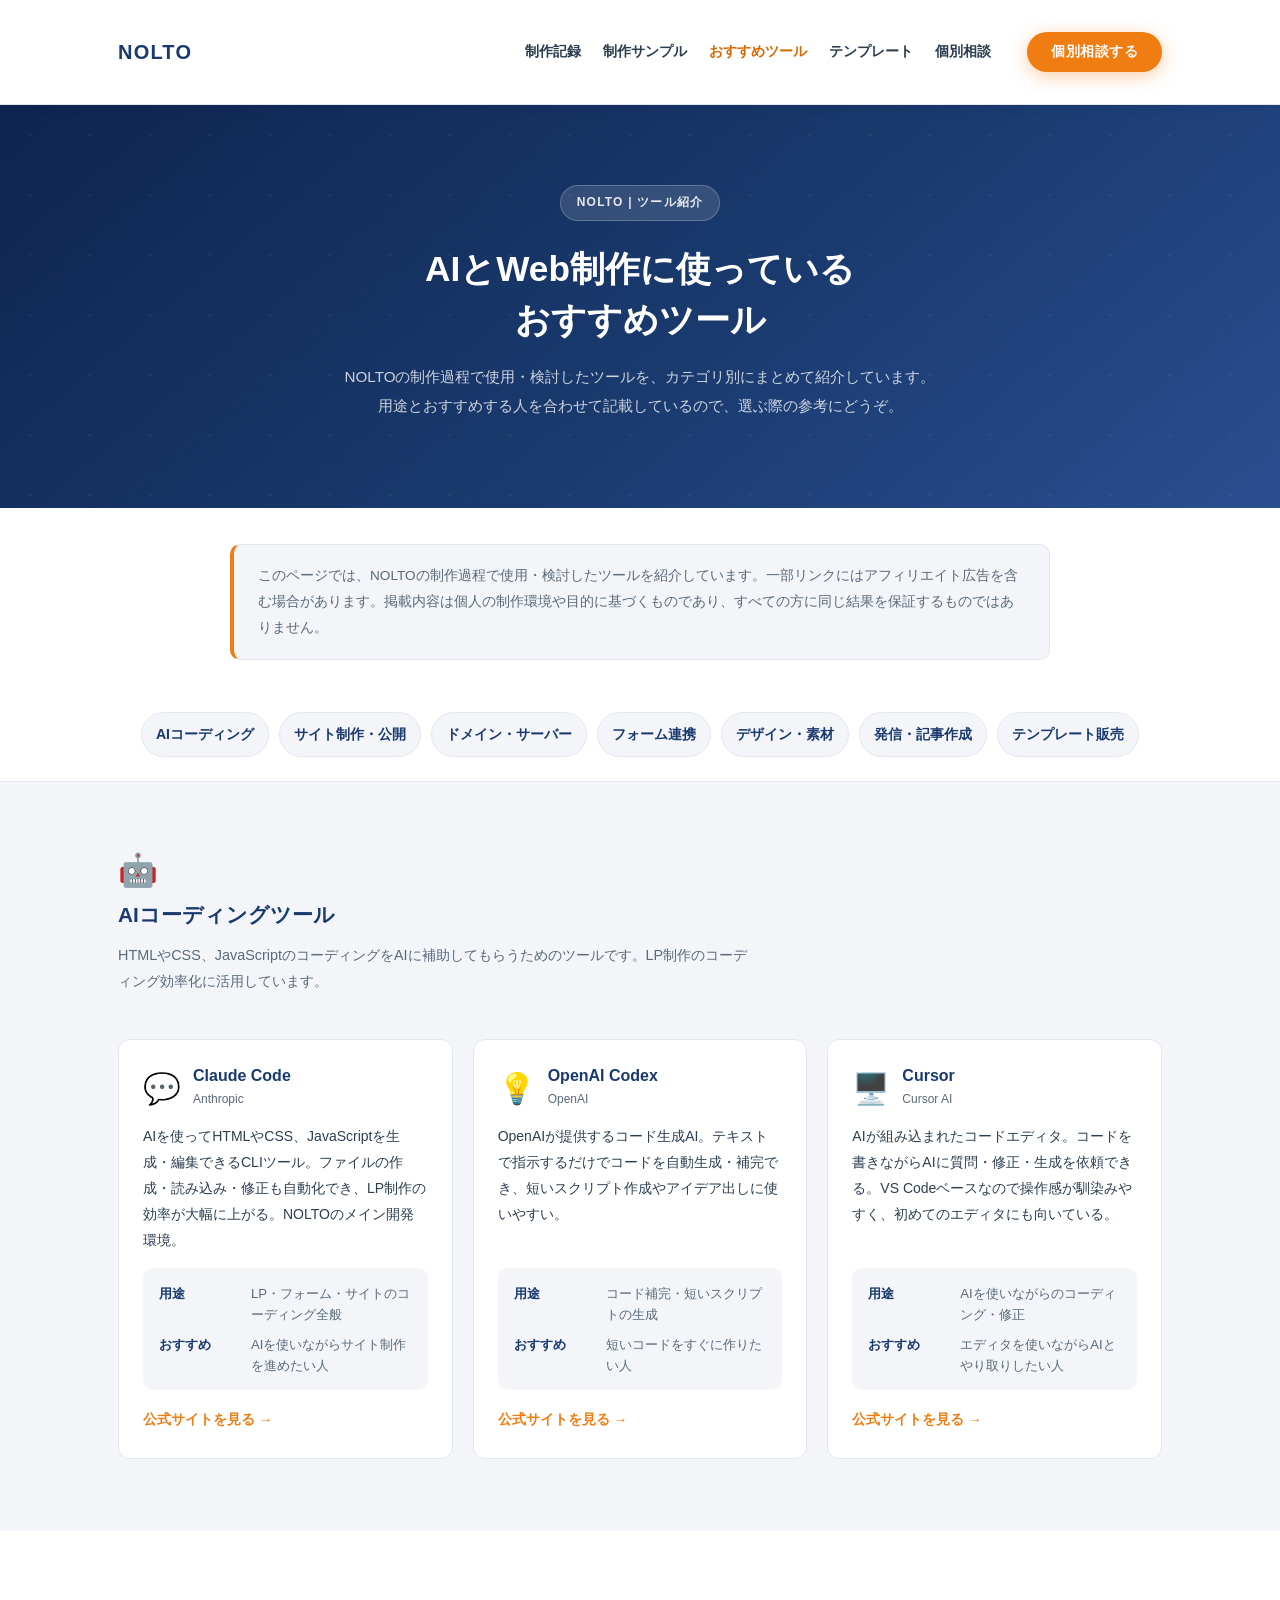
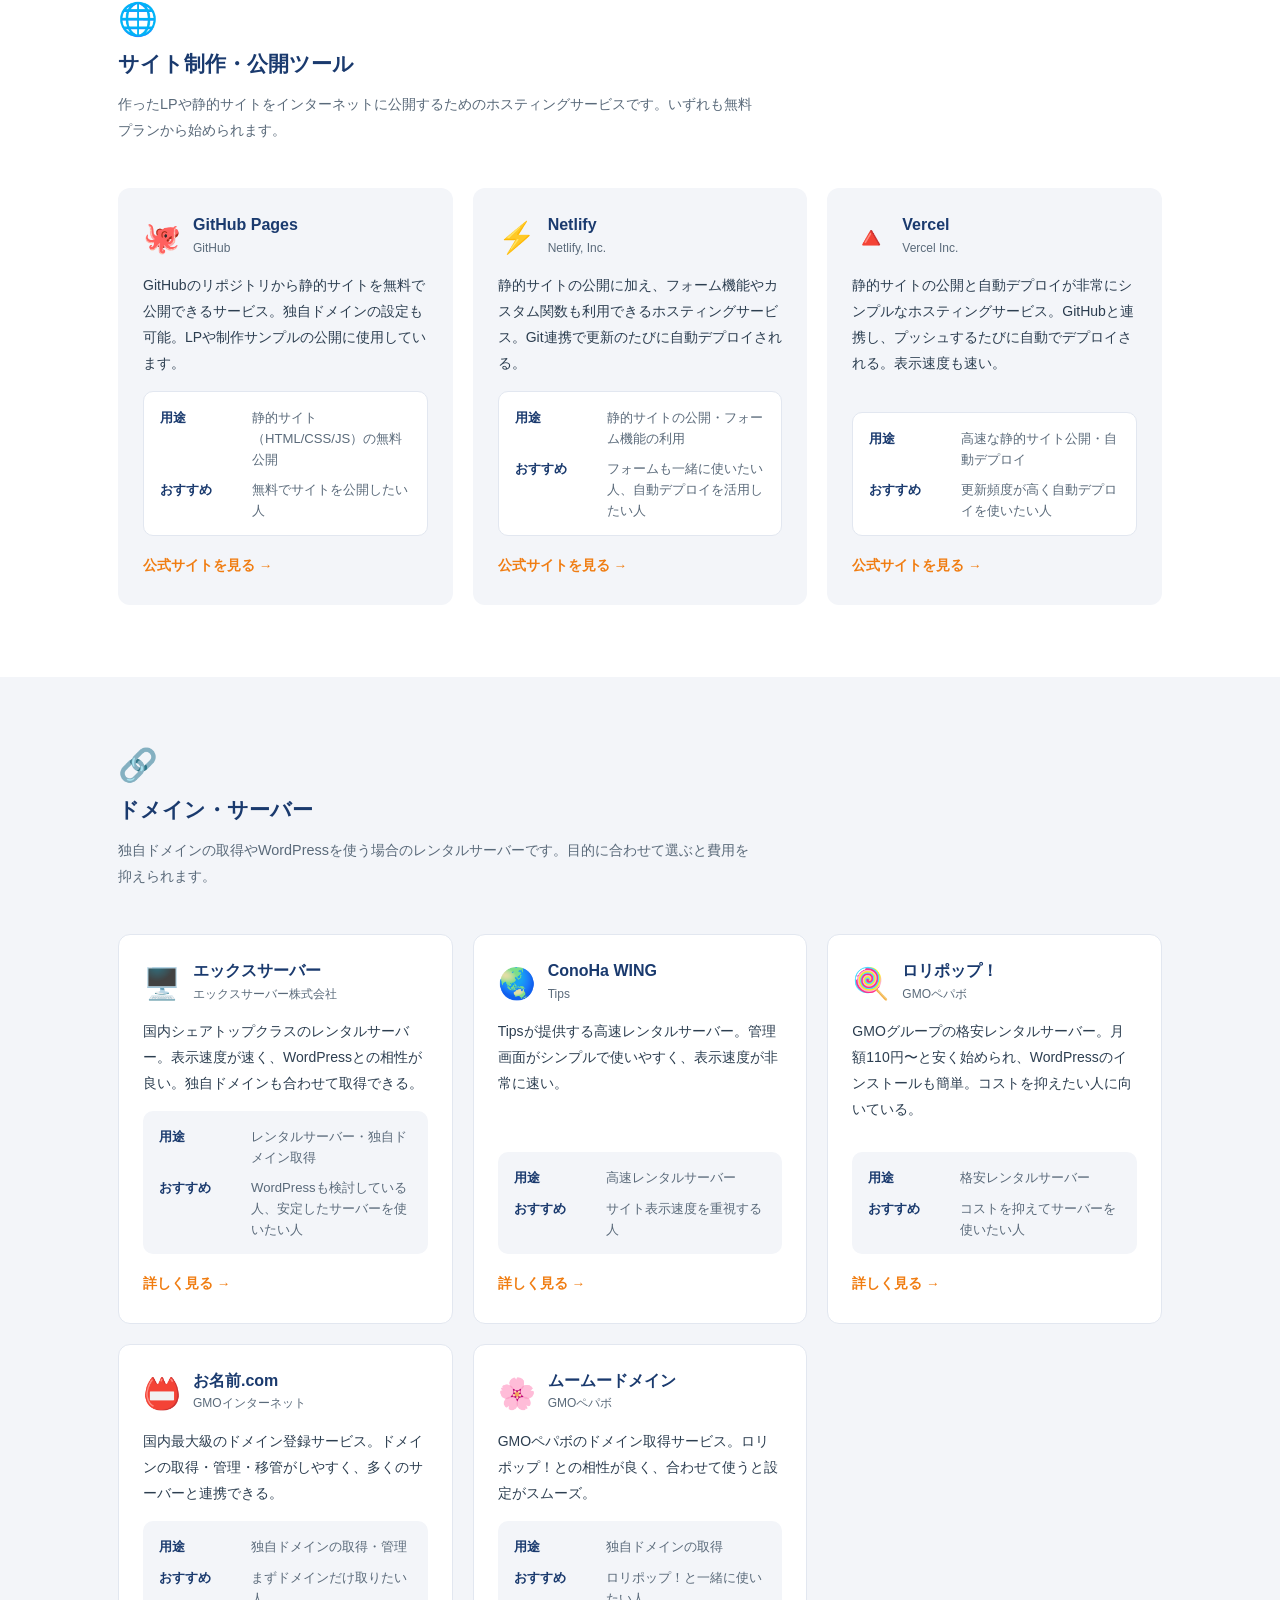
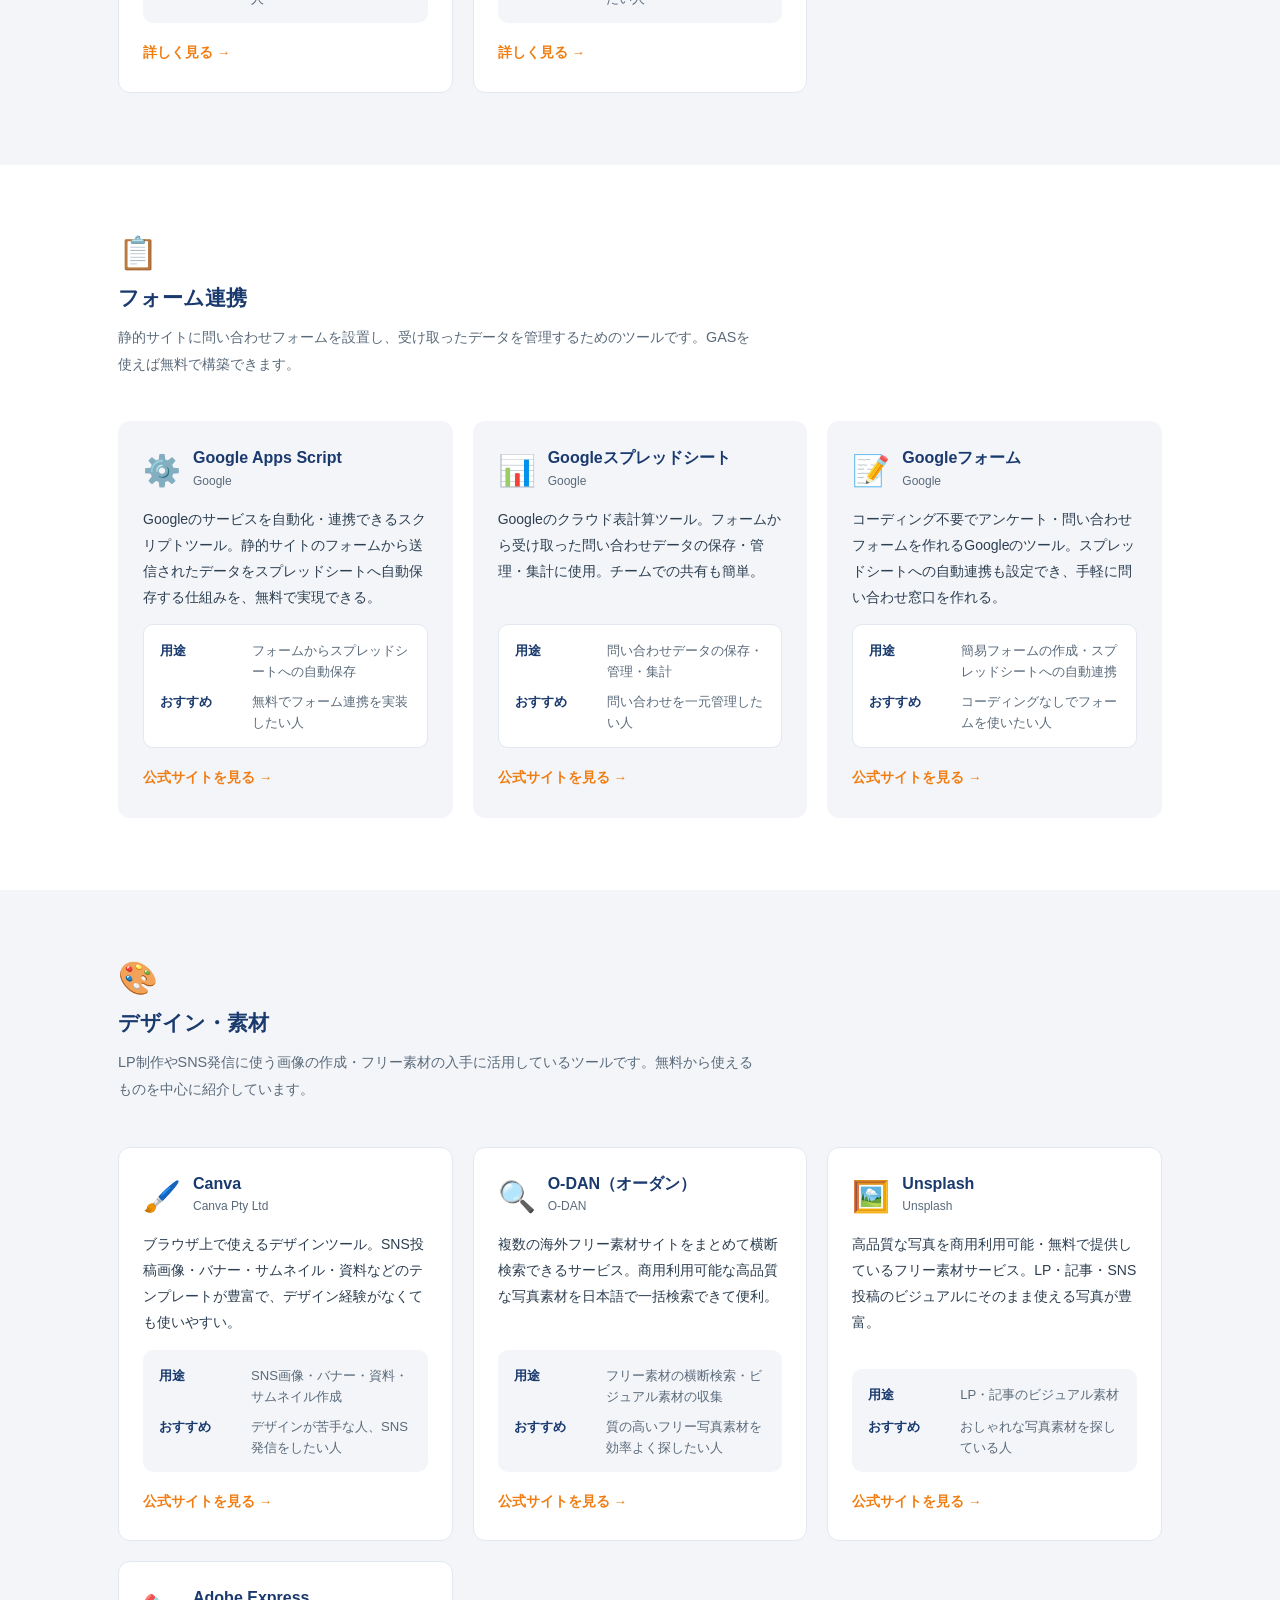
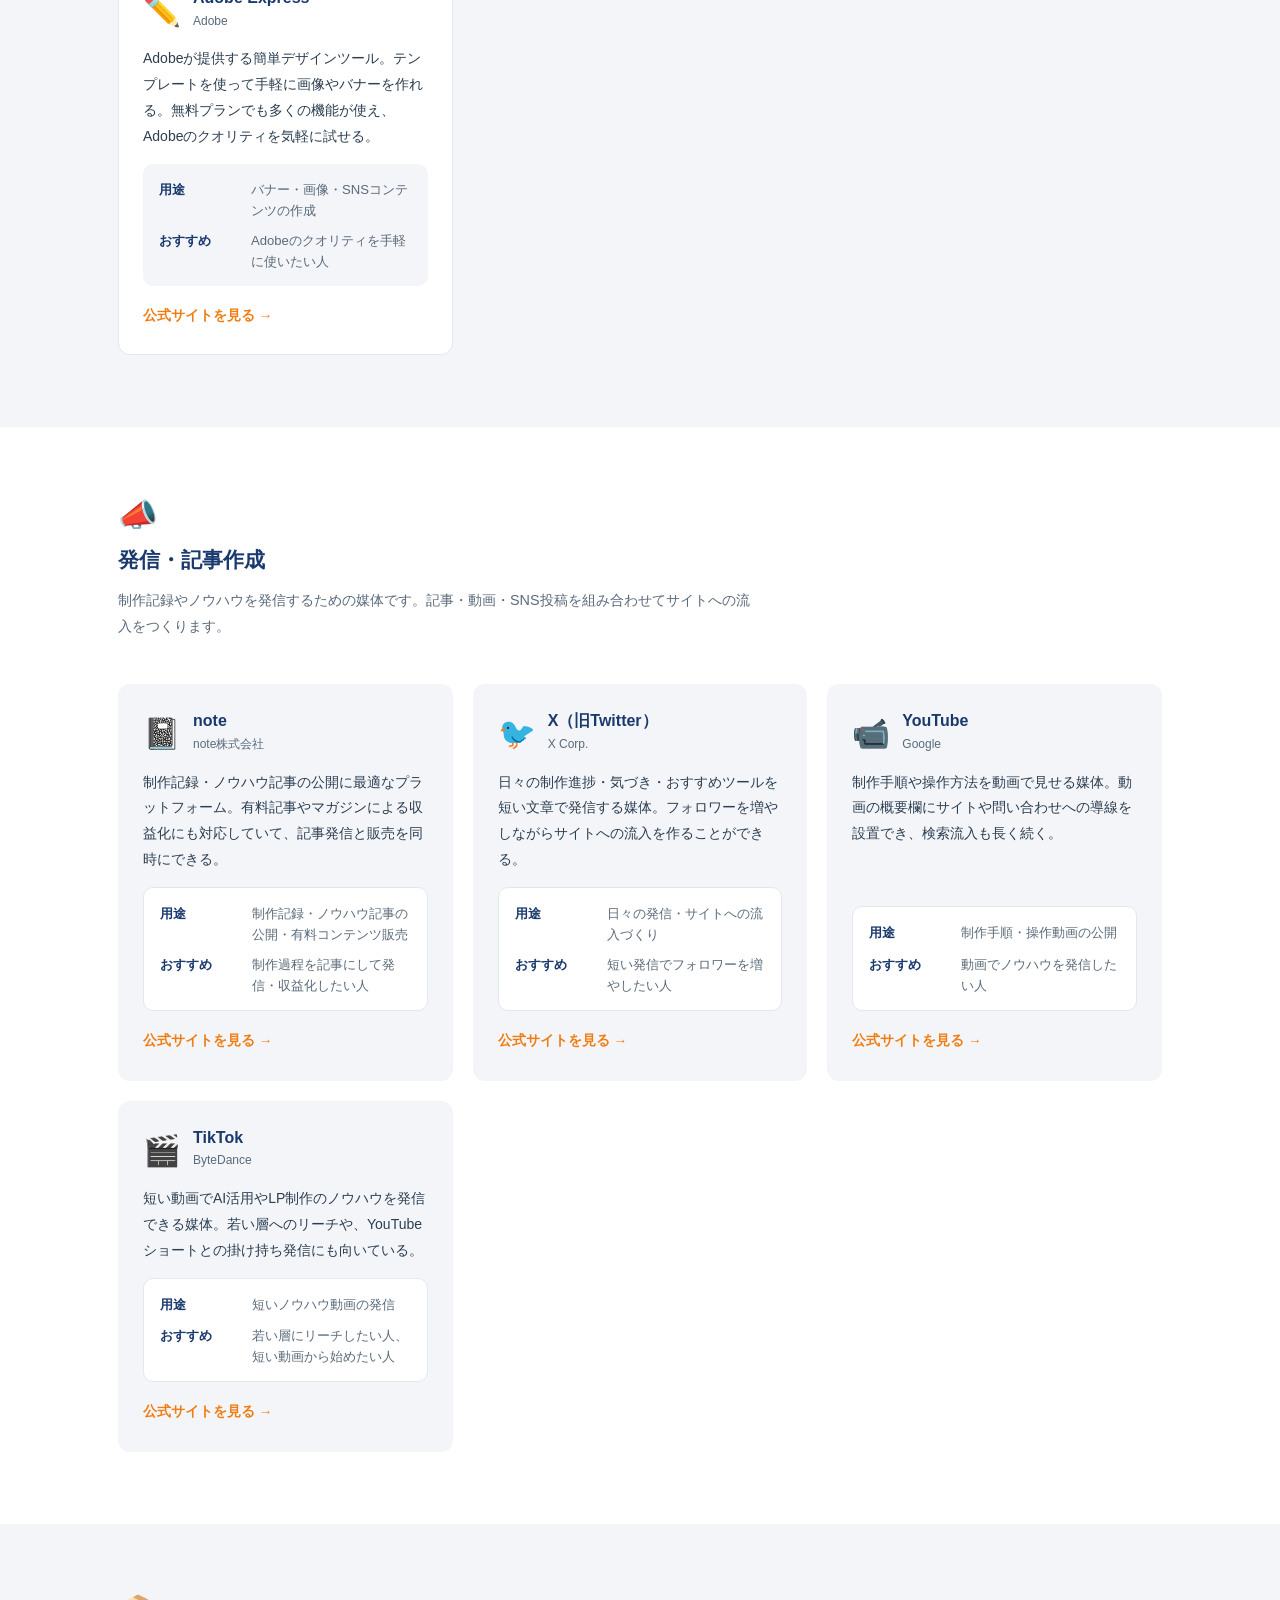
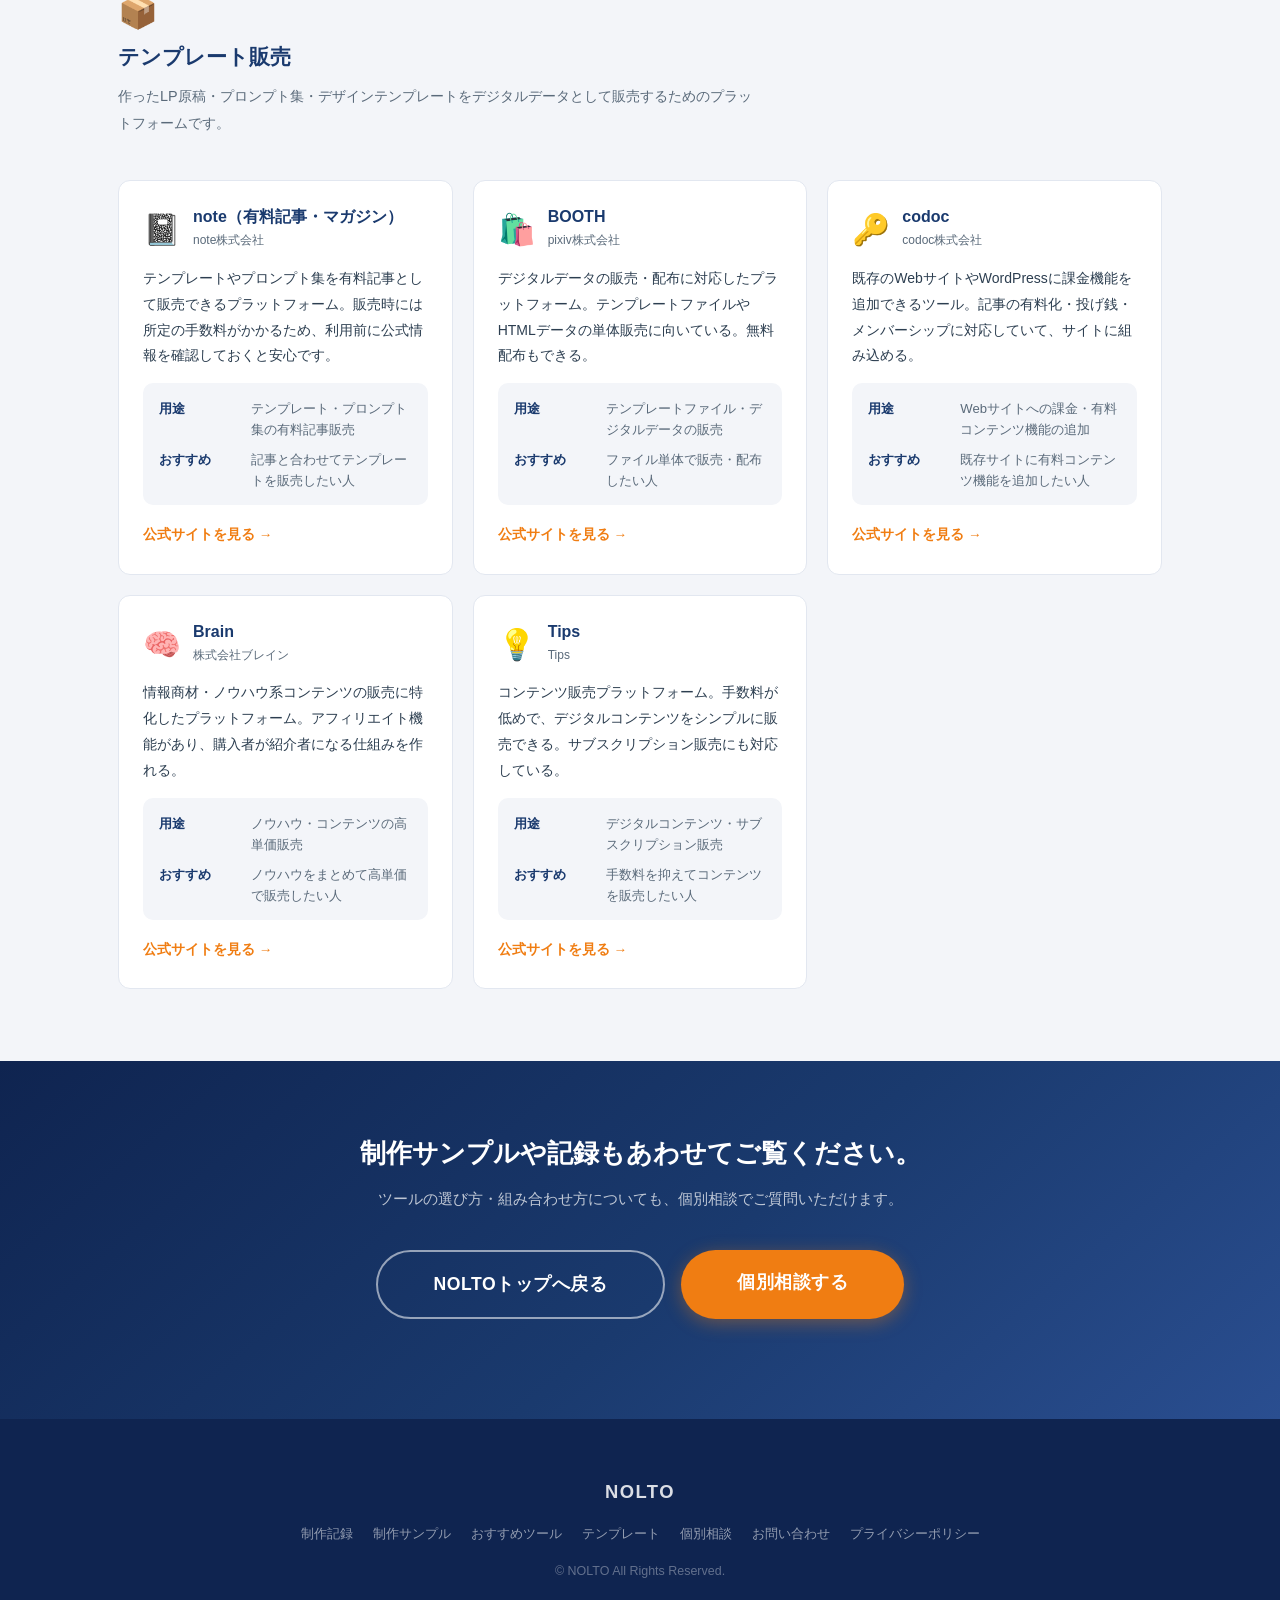
<file: tools.html>
<!DOCTYPE html>
<html lang="ja">
<head>
  <meta charset="UTF-8" />
  <meta name="viewport" content="width=device-width, initial-scale=1.0" />
  <title>おすすめツール | NOLTO</title>
  <meta name="description" content="NOLTOで使用・検討したAIツール、サイト制作ツール、ドメイン・サーバー、フォーム連携、デザイン素材、発信サービスを紹介しています。" />

  <!-- OGP / SNS共有用 -->
  <meta property="og:site_name" content="NOLTO">
  <meta property="og:type" content="website">
  <meta property="og:title" content="おすすめツール | NOLTO">
  <meta property="og:description" content="NOLTOで使用・検討したAIツール、サイト制作ツール、ドメイン・サーバー、フォーム連携、デザイン素材、発信サービスを紹介しています。">
  <meta property="og:url" content="https://nolto-web.github.io/nolto/tools.html">
  <meta property="og:image" content="https://nolto-web.github.io/nolto/images/ogp-nolto.png">
  <meta property="og:image:width" content="1200">
  <meta property="og:image:height" content="630">
  <meta name="twitter:card" content="summary_large_image">
  <meta name="twitter:title" content="おすすめツール | NOLTO">
  <meta name="twitter:description" content="NOLTOで使用・検討したAIツール、サイト制作ツール、ドメイン・サーバー、フォーム連携、デザイン素材、発信サービスを紹介しています。">
  <meta name="twitter:image" content="https://nolto-web.github.io/nolto/images/ogp-nolto.png">

  <link rel="stylesheet" href="style.css" />

  <!-- Google tag (gtag.js) -->
  <script async src="https://www.googletagmanager.com/gtag/js?id=G-3QHENL6K99"></script>
  <script>
    window.dataLayer = window.dataLayer || [];
    function gtag(){dataLayer.push(arguments);}
    gtag('js', new Date());
    gtag('config', 'G-3QHENL6K99');
  </script>
</head>

<body>

  <!-- ================================================
       ヘッダー
       ================================================ -->
  <header class="header">
    <div class="container header-inner">
      <a href="index.html" class="header-logo">NOLTO</a>
      <nav class="header-nav">
        <a href="records.html">制作記録</a>
        <a href="index.html#sample">制作サンプル</a>
        <a href="tools.html" class="active">おすすめツール</a>
        <a href="templates.html">テンプレート</a>
        <a href="index.html#plans">個別相談</a>
      </nav>
      <div class="header-actions">
        <a href="contact.html?plan=どれがよいか相談したい" class="btn btn-primary btn-sm">
          個別相談する
        </a>
      </div>
      <button class="hamburger" id="hamburger" aria-label="メニューを開く" aria-expanded="false">
        <span></span><span></span><span></span>
      </button>
    </div>
    <nav class="mobile-nav" id="mobileNav" aria-hidden="true">
      <a href="records.html">制作記録</a>
      <a href="index.html#sample">制作サンプル</a>
      <a href="tools.html">おすすめツール</a>
      <a href="templates.html">テンプレート</a>
      <a href="index.html#plans">個別相談</a>
      <a href="contact.html?plan=どれがよいか相談したい" class="btn btn-primary btn-sm">
        個別相談する
      </a>
    </nav>
  </header>

  <!-- ================================================
       ページヒーロー
       ================================================ -->
  <section class="page-hero">
    <div class="container">
      <span class="badge">NOLTO | ツール紹介</span>
      <h1>AIとWeb制作に使っている<br>おすすめツール</h1>
      <p>NOLTOの制作過程で使用・検討したツールを、カテゴリ別にまとめて紹介しています。<br>用途とおすすめする人を合わせて記載しているので、選ぶ際の参考にどうぞ。</p>
    </div>
  </section>

  <!-- ================================================
       このページについて（アフィリエイト表記）
       ================================================ -->
  <section class="tools-about">
    <div class="container">
      <div class="about-notice">
        <p class="about-notice-text">このページでは、NOLTOの制作過程で使用・検討したツールを紹介しています。一部リンクにはアフィリエイト広告を含む場合があります。掲載内容は個人の制作環境や目的に基づくものであり、すべての方に同じ結果を保証するものではありません。</p>
      </div>
    </div>
  </section>

  <section class="tools-index">
    <div class="container">
      <div class="tools-index-list">
        <a href="#ai-coding">AIコーディング</a>
        <a href="#site-publish">サイト制作・公開</a>
        <a href="#domain-server">ドメイン・サーバー</a>
        <a href="#form">フォーム連携</a>
        <a href="#design">デザイン・素材</a>
        <a href="#publish">発信・記事作成</a>
        <a href="#template-sell">テンプレート販売</a>
      </div>
    </div>
  </section>

  <!-- ================================================
       カテゴリ1: AIコーディングツール
       ================================================ -->
  <section class="tools-category-section bg-gray" id="ai-coding">
    <div class="container">
      <div class="tools-category-header">
        <span class="tools-category-icon">🤖</span>
        <h2>AIコーディングツール</h2>
        <p>HTMLやCSS、JavaScriptのコーディングをAIに補助してもらうためのツールです。LP制作のコーディング効率化に活用しています。</p>
      </div>
      <div class="tools-detail-grid">

        <div class="tool-detail-card">
          <div class="tool-detail-head">
            <span class="tool-detail-emoji">💬</span>
            <div>
              <p class="tool-detail-name">Claude Code</p>
              <p class="tool-detail-by">Anthropic</p>
            </div>
          </div>
          <p class="tool-detail-desc">AIを使ってHTMLやCSS、JavaScriptを生成・編集できるCLIツール。ファイルの作成・読み込み・修正も自動化でき、LP制作の効率が大幅に上がる。NOLTOのメイン開発環境。</p>
          <div class="tool-meta">
            <div class="tool-meta-row">
              <span class="tool-meta-key">用途</span>
              <span class="tool-meta-val">LP・フォーム・サイトのコーディング全般</span>
            </div>
            <div class="tool-meta-row">
              <span class="tool-meta-key">おすすめ</span>
              <span class="tool-meta-val">AIを使いながらサイト制作を進めたい人</span>
            </div>
          </div>
          <a href="https://claude.com/product/claude-code" class="tool-detail-link" target="_blank" rel="noopener">公式サイトを見る →</a>
        </div>

        <div class="tool-detail-card">
          <div class="tool-detail-head">
            <span class="tool-detail-emoji">💡</span>
            <div>
              <p class="tool-detail-name">OpenAI Codex</p>
              <p class="tool-detail-by">OpenAI</p>
            </div>
          </div>
          <p class="tool-detail-desc">OpenAIが提供するコード生成AI。テキストで指示するだけでコードを自動生成・補完でき、短いスクリプト作成やアイデア出しに使いやすい。</p>
          <div class="tool-meta">
            <div class="tool-meta-row">
              <span class="tool-meta-key">用途</span>
              <span class="tool-meta-val">コード補完・短いスクリプトの生成</span>
            </div>
            <div class="tool-meta-row">
              <span class="tool-meta-key">おすすめ</span>
              <span class="tool-meta-val">短いコードをすぐに作りたい人</span>
            </div>
          </div>
          <a href="https://openai.com/ja-JP/codex/" class="tool-detail-link" target="_blank" rel="noopener">公式サイトを見る →</a>
        </div>

        <div class="tool-detail-card">
          <div class="tool-detail-head">
            <span class="tool-detail-emoji">🖥️</span>
            <div>
              <p class="tool-detail-name">Cursor</p>
              <p class="tool-detail-by">Cursor AI</p>
            </div>
          </div>
          <p class="tool-detail-desc">AIが組み込まれたコードエディタ。コードを書きながらAIに質問・修正・生成を依頼できる。VS Codeベースなので操作感が馴染みやすく、初めてのエディタにも向いている。</p>
          <div class="tool-meta">
            <div class="tool-meta-row">
              <span class="tool-meta-key">用途</span>
              <span class="tool-meta-val">AIを使いながらのコーディング・修正</span>
            </div>
            <div class="tool-meta-row">
              <span class="tool-meta-key">おすすめ</span>
              <span class="tool-meta-val">エディタを使いながらAIとやり取りしたい人</span>
            </div>
          </div>
          <a href="https://cursor.com/" class="tool-detail-link" target="_blank" rel="noopener">公式サイトを見る →</a>
        </div>

      </div>
    </div>
  </section>

  <!-- ================================================
       カテゴリ2: サイト制作・公開ツール
       ================================================ -->
  <section class="tools-category-section bg-white" id="site-publish">
    <div class="container">
      <div class="tools-category-header">
        <span class="tools-category-icon">🌐</span>
        <h2>サイト制作・公開ツール</h2>
        <p>作ったLPや静的サイトをインターネットに公開するためのホスティングサービスです。いずれも無料プランから始められます。</p>
      </div>
      <div class="tools-detail-grid">

        <div class="tool-detail-card">
          <div class="tool-detail-head">
            <span class="tool-detail-emoji">🐙</span>
            <div>
              <p class="tool-detail-name">GitHub Pages</p>
              <p class="tool-detail-by">GitHub</p>
            </div>
          </div>
          <p class="tool-detail-desc">GitHubのリポジトリから静的サイトを無料で公開できるサービス。独自ドメインの設定も可能。LPや制作サンプルの公開に使用しています。</p>
          <div class="tool-meta">
            <div class="tool-meta-row">
              <span class="tool-meta-key">用途</span>
              <span class="tool-meta-val">静的サイト（HTML/CSS/JS）の無料公開</span>
            </div>
            <div class="tool-meta-row">
              <span class="tool-meta-key">おすすめ</span>
              <span class="tool-meta-val">無料でサイトを公開したい人</span>
            </div>
          </div>
          <a href="https://pages.github.com/" class="tool-detail-link" target="_blank" rel="noopener">公式サイトを見る →</a>
        </div>

        <div class="tool-detail-card">
          <div class="tool-detail-head">
            <span class="tool-detail-emoji">⚡</span>
            <div>
              <p class="tool-detail-name">Netlify</p>
              <p class="tool-detail-by">Netlify, Inc.</p>
            </div>
          </div>
          <p class="tool-detail-desc">静的サイトの公開に加え、フォーム機能やカスタム関数も利用できるホスティングサービス。Git連携で更新のたびに自動デプロイされる。</p>
          <div class="tool-meta">
            <div class="tool-meta-row">
              <span class="tool-meta-key">用途</span>
              <span class="tool-meta-val">静的サイトの公開・フォーム機能の利用</span>
            </div>
            <div class="tool-meta-row">
              <span class="tool-meta-key">おすすめ</span>
              <span class="tool-meta-val">フォームも一緒に使いたい人、自動デプロイを活用したい人</span>
            </div>
          </div>
          <a href="https://www.netlify.com/" class="tool-detail-link" target="_blank" rel="noopener">公式サイトを見る →</a>
        </div>

        <div class="tool-detail-card">
          <div class="tool-detail-head">
            <span class="tool-detail-emoji">🔺</span>
            <div>
              <p class="tool-detail-name">Vercel</p>
              <p class="tool-detail-by">Vercel Inc.</p>
            </div>
          </div>
          <p class="tool-detail-desc">静的サイトの公開と自動デプロイが非常にシンプルなホスティングサービス。GitHubと連携し、プッシュするたびに自動でデプロイされる。表示速度も速い。</p>
          <div class="tool-meta">
            <div class="tool-meta-row">
              <span class="tool-meta-key">用途</span>
              <span class="tool-meta-val">高速な静的サイト公開・自動デプロイ</span>
            </div>
            <div class="tool-meta-row">
              <span class="tool-meta-key">おすすめ</span>
              <span class="tool-meta-val">更新頻度が高く自動デプロイを使いたい人</span>
            </div>
          </div>
          <a href="https://vercel.com/" class="tool-detail-link" target="_blank" rel="noopener">公式サイトを見る →</a>
        </div>

      </div>
    </div>
  </section>

  <!-- ================================================
       カテゴリ3: ドメイン・サーバー
       ================================================ -->
  <section class="tools-category-section bg-gray" id="domain-server">
    <div class="container">
      <div class="tools-category-header">
        <span class="tools-category-icon">🔗</span>
        <h2>ドメイン・サーバー</h2>
        <p>独自ドメインの取得やWordPressを使う場合のレンタルサーバーです。目的に合わせて選ぶと費用を抑えられます。</p>
      </div>
      <div class="tools-detail-grid">

        <div class="tool-detail-card">
          <div class="tool-detail-head">
            <span class="tool-detail-emoji">🖥️</span>
            <div>
              <p class="tool-detail-name">エックスサーバー</p>
              <p class="tool-detail-by">エックスサーバー株式会社</p>
            </div>
          </div>
          <p class="tool-detail-desc">国内シェアトップクラスのレンタルサーバー。表示速度が速く、WordPressとの相性が良い。独自ドメインも合わせて取得できる。</p>
          <div class="tool-meta">
            <div class="tool-meta-row">
              <span class="tool-meta-key">用途</span>
              <span class="tool-meta-val">レンタルサーバー・独自ドメイン取得</span>
            </div>
            <div class="tool-meta-row">
              <span class="tool-meta-key">おすすめ</span>
              <span class="tool-meta-val">WordPressも検討している人、安定したサーバーを使いたい人</span>
            </div>
          </div>
          <a href="https://px.a8.net/svt/ejp?a8mat=4B5SK5+AV5TZU+CO4+61C2Q" class="tool-detail-link" target="_blank" rel="nofollow sponsored noopener">詳しく見る →</a>
        </div>

        <div class="tool-detail-card">
          <div class="tool-detail-head">
            <span class="tool-detail-emoji">🌏</span>
            <div>
              <p class="tool-detail-name">ConoHa WING</p>
              <p class="tool-detail-by">Tips</p>
            </div>
          </div>
          <p class="tool-detail-desc">Tipsが提供する高速レンタルサーバー。管理画面がシンプルで使いやすく、表示速度が非常に速い。</p>
          <div class="tool-meta">
            <div class="tool-meta-row">
              <span class="tool-meta-key">用途</span>
              <span class="tool-meta-val">高速レンタルサーバー</span>
            </div>
            <div class="tool-meta-row">
              <span class="tool-meta-key">おすすめ</span>
              <span class="tool-meta-val">サイト表示速度を重視する人</span>
            </div>
          </div>
          <a href="https://px.a8.net/svt/ejp?a8mat=4B5SK5+AXJKEY+50+5SJACI" class="tool-detail-link" target="_blank" rel="nofollow sponsored noopener">詳しく見る →</a>
        </div>

        <div class="tool-detail-card">
          <div class="tool-detail-head">
            <span class="tool-detail-emoji">🍭</span>
            <div>
              <p class="tool-detail-name">ロリポップ！</p>
              <p class="tool-detail-by">GMOペパボ</p>
            </div>
          </div>
          <p class="tool-detail-desc">GMOグループの格安レンタルサーバー。月額110円〜と安く始められ、WordPressのインストールも簡単。コストを抑えたい人に向いている。</p>
          <div class="tool-meta">
            <div class="tool-meta-row">
              <span class="tool-meta-key">用途</span>
              <span class="tool-meta-val">格安レンタルサーバー</span>
            </div>
            <div class="tool-meta-row">
              <span class="tool-meta-key">おすすめ</span>
              <span class="tool-meta-val">コストを抑えてサーバーを使いたい人</span>
            </div>
          </div>
          <a href="https://px.a8.net/svt/ejp?a8mat=4B5SK5+AYQFMI+348+6J4IA" class="tool-detail-link" target="_blank" rel="nofollow sponsored noopener">詳しく見る →</a>
        </div>

        <div class="tool-detail-card">
          <div class="tool-detail-head">
            <span class="tool-detail-emoji">📛</span>
            <div>
              <p class="tool-detail-name">お名前.com</p>
              <p class="tool-detail-by">GMOインターネット</p>
            </div>
          </div>
          <p class="tool-detail-desc">国内最大級のドメイン登録サービス。ドメインの取得・管理・移管がしやすく、多くのサーバーと連携できる。</p>
          <div class="tool-meta">
            <div class="tool-meta-row">
              <span class="tool-meta-key">用途</span>
              <span class="tool-meta-val">独自ドメインの取得・管理</span>
            </div>
            <div class="tool-meta-row">
              <span class="tool-meta-key">おすすめ</span>
              <span class="tool-meta-val">まずドメインだけ取りたい人</span>
            </div>
          </div>
          <a href="https://px.a8.net/svt/ejp?a8mat=4B5MC0+7K350A+50+2HHG82" class="tool-detail-link" target="_blank" rel="nofollow sponsored noopener">詳しく見る →</a>
        </div>

        <div class="tool-detail-card">
          <div class="tool-detail-head">
            <span class="tool-detail-emoji">🌸</span>
            <div>
              <p class="tool-detail-name">ムームードメイン</p>
              <p class="tool-detail-by">GMOペパボ</p>
            </div>
          </div>
          <p class="tool-detail-desc">GMOペパボのドメイン取得サービス。ロリポップ！との相性が良く、合わせて使うと設定がスムーズ。</p>
          <div class="tool-meta">
            <div class="tool-meta-row">
              <span class="tool-meta-key">用途</span>
              <span class="tool-meta-val">独自ドメインの取得</span>
            </div>
            <div class="tool-meta-row">
              <span class="tool-meta-key">おすすめ</span>
              <span class="tool-meta-val">ロリポップ！と一緒に使いたい人</span>
            </div>
          </div>
          <a href="https://px.a8.net/svt/ejp?a8mat=4B5SK5+B0IQFU+348+1BNQZ6" class="tool-detail-link" target="_blank" rel="nofollow sponsored noopener">詳しく見る →</a>
        </div>

      </div>
    </div>
  </section>

  <!-- ================================================
       カテゴリ4: フォーム連携
       ================================================ -->
  <section class="tools-category-section bg-white" id="form">
    <div class="container">
      <div class="tools-category-header">
        <span class="tools-category-icon">📋</span>
        <h2>フォーム連携</h2>
        <p>静的サイトに問い合わせフォームを設置し、受け取ったデータを管理するためのツールです。GASを使えば無料で構築できます。</p>
      </div>
      <div class="tools-detail-grid">

        <div class="tool-detail-card">
          <div class="tool-detail-head">
            <span class="tool-detail-emoji">⚙️</span>
            <div>
              <p class="tool-detail-name">Google Apps Script</p>
              <p class="tool-detail-by">Google</p>
            </div>
          </div>
          <p class="tool-detail-desc">Googleのサービスを自動化・連携できるスクリプトツール。静的サイトのフォームから送信されたデータをスプレッドシートへ自動保存する仕組みを、無料で実現できる。</p>
          <div class="tool-meta">
            <div class="tool-meta-row">
              <span class="tool-meta-key">用途</span>
              <span class="tool-meta-val">フォームからスプレッドシートへの自動保存</span>
            </div>
            <div class="tool-meta-row">
              <span class="tool-meta-key">おすすめ</span>
              <span class="tool-meta-val">無料でフォーム連携を実装したい人</span>
            </div>
          </div>
          <a href="https://developers.google.com/apps-script" class="tool-detail-link" target="_blank" rel="noopener">公式サイトを見る →</a>
        </div>

        <div class="tool-detail-card">
          <div class="tool-detail-head">
            <span class="tool-detail-emoji">📊</span>
            <div>
              <p class="tool-detail-name">Googleスプレッドシート</p>
              <p class="tool-detail-by">Google</p>
            </div>
          </div>
          <p class="tool-detail-desc">Googleのクラウド表計算ツール。フォームから受け取った問い合わせデータの保存・管理・集計に使用。チームでの共有も簡単。</p>
          <div class="tool-meta">
            <div class="tool-meta-row">
              <span class="tool-meta-key">用途</span>
              <span class="tool-meta-val">問い合わせデータの保存・管理・集計</span>
            </div>
            <div class="tool-meta-row">
              <span class="tool-meta-key">おすすめ</span>
              <span class="tool-meta-val">問い合わせを一元管理したい人</span>
            </div>
          </div>
          <a href="https://www.google.com/sheets/about/" class="tool-detail-link" target="_blank" rel="noopener">公式サイトを見る →</a>
        </div>

        <div class="tool-detail-card">
          <div class="tool-detail-head">
            <span class="tool-detail-emoji">📝</span>
            <div>
              <p class="tool-detail-name">Googleフォーム</p>
              <p class="tool-detail-by">Google</p>
            </div>
          </div>
          <p class="tool-detail-desc">コーディング不要でアンケート・問い合わせフォームを作れるGoogleのツール。スプレッドシートへの自動連携も設定でき、手軽に問い合わせ窓口を作れる。</p>
          <div class="tool-meta">
            <div class="tool-meta-row">
              <span class="tool-meta-key">用途</span>
              <span class="tool-meta-val">簡易フォームの作成・スプレッドシートへの自動連携</span>
            </div>
            <div class="tool-meta-row">
              <span class="tool-meta-key">おすすめ</span>
              <span class="tool-meta-val">コーディングなしでフォームを使いたい人</span>
            </div>
          </div>
          <a href="https://www.google.com/forms/about/" class="tool-detail-link" target="_blank" rel="noopener">公式サイトを見る →</a>
        </div>

      </div>
    </div>
  </section>

  <!-- ================================================
       カテゴリ5: デザイン・素材
       ================================================ -->
  <section class="tools-category-section bg-gray" id="design">
    <div class="container">
      <div class="tools-category-header">
        <span class="tools-category-icon">🎨</span>
        <h2>デザイン・素材</h2>
        <p>LP制作やSNS発信に使う画像の作成・フリー素材の入手に活用しているツールです。無料から使えるものを中心に紹介しています。</p>
      </div>
      <div class="tools-detail-grid">

        <div class="tool-detail-card">
          <div class="tool-detail-head">
            <span class="tool-detail-emoji">🖌️</span>
            <div>
              <p class="tool-detail-name">Canva</p>
              <p class="tool-detail-by">Canva Pty Ltd</p>
            </div>
          </div>
          <p class="tool-detail-desc">ブラウザ上で使えるデザインツール。SNS投稿画像・バナー・サムネイル・資料などのテンプレートが豊富で、デザイン経験がなくても使いやすい。</p>
          <div class="tool-meta">
            <div class="tool-meta-row">
              <span class="tool-meta-key">用途</span>
              <span class="tool-meta-val">SNS画像・バナー・資料・サムネイル作成</span>
            </div>
            <div class="tool-meta-row">
              <span class="tool-meta-key">おすすめ</span>
              <span class="tool-meta-val">デザインが苦手な人、SNS発信をしたい人</span>
            </div>
          </div>
          <a href="https://www.canva.com/" class="tool-detail-link" target="_blank" rel="noopener">公式サイトを見る →</a>
        </div>

        <div class="tool-detail-card">
          <div class="tool-detail-head">
            <span class="tool-detail-emoji">🔍</span>
            <div>
              <p class="tool-detail-name">O-DAN（オーダン）</p>
              <p class="tool-detail-by">O-DAN</p>
            </div>
          </div>
          <p class="tool-detail-desc">複数の海外フリー素材サイトをまとめて横断検索できるサービス。商用利用可能な高品質な写真素材を日本語で一括検索できて便利。</p>
          <div class="tool-meta">
            <div class="tool-meta-row">
              <span class="tool-meta-key">用途</span>
              <span class="tool-meta-val">フリー素材の横断検索・ビジュアル素材の収集</span>
            </div>
            <div class="tool-meta-row">
              <span class="tool-meta-key">おすすめ</span>
              <span class="tool-meta-val">質の高いフリー写真素材を効率よく探したい人</span>
            </div>
          </div>
          <a href="https://o-dan.net/ja/" class="tool-detail-link" target="_blank" rel="noopener">公式サイトを見る →</a>
        </div>

        <div class="tool-detail-card">
          <div class="tool-detail-head">
            <span class="tool-detail-emoji">🖼️</span>
            <div>
              <p class="tool-detail-name">Unsplash</p>
              <p class="tool-detail-by">Unsplash</p>
            </div>
          </div>
          <p class="tool-detail-desc">高品質な写真を商用利用可能・無料で提供しているフリー素材サービス。LP・記事・SNS投稿のビジュアルにそのまま使える写真が豊富。</p>
          <div class="tool-meta">
            <div class="tool-meta-row">
              <span class="tool-meta-key">用途</span>
              <span class="tool-meta-val">LP・記事のビジュアル素材</span>
            </div>
            <div class="tool-meta-row">
              <span class="tool-meta-key">おすすめ</span>
              <span class="tool-meta-val">おしゃれな写真素材を探している人</span>
            </div>
          </div>
          <a href="https://unsplash.com/" class="tool-detail-link" target="_blank" rel="noopener">公式サイトを見る →</a>
        </div>

        <div class="tool-detail-card">
          <div class="tool-detail-head">
            <span class="tool-detail-emoji">✏️</span>
            <div>
              <p class="tool-detail-name">Adobe Express</p>
              <p class="tool-detail-by">Adobe</p>
            </div>
          </div>
          <p class="tool-detail-desc">Adobeが提供する簡単デザインツール。テンプレートを使って手軽に画像やバナーを作れる。無料プランでも多くの機能が使え、Adobeのクオリティを気軽に試せる。</p>
          <div class="tool-meta">
            <div class="tool-meta-row">
              <span class="tool-meta-key">用途</span>
              <span class="tool-meta-val">バナー・画像・SNSコンテンツの作成</span>
            </div>
            <div class="tool-meta-row">
              <span class="tool-meta-key">おすすめ</span>
              <span class="tool-meta-val">Adobeのクオリティを手軽に使いたい人</span>
            </div>
          </div>
          <a href="https://www.adobe.com/express/" class="tool-detail-link" target="_blank" rel="noopener">公式サイトを見る →</a>
        </div>

      </div>
    </div>
  </section>

  <!-- ================================================
       カテゴリ6: 発信・記事作成
       ================================================ -->
  <section class="tools-category-section bg-white" id="publish">
    <div class="container">
      <div class="tools-category-header">
        <span class="tools-category-icon">📣</span>
        <h2>発信・記事作成</h2>
        <p>制作記録やノウハウを発信するための媒体です。記事・動画・SNS投稿を組み合わせてサイトへの流入をつくります。</p>
      </div>
      <div class="tools-detail-grid">

        <div class="tool-detail-card">
          <div class="tool-detail-head">
            <span class="tool-detail-emoji">📓</span>
            <div>
              <p class="tool-detail-name">note</p>
              <p class="tool-detail-by">note株式会社</p>
            </div>
          </div>
          <p class="tool-detail-desc">制作記録・ノウハウ記事の公開に最適なプラットフォーム。有料記事やマガジンによる収益化にも対応していて、記事発信と販売を同時にできる。</p>
          <div class="tool-meta">
            <div class="tool-meta-row">
              <span class="tool-meta-key">用途</span>
              <span class="tool-meta-val">制作記録・ノウハウ記事の公開・有料コンテンツ販売</span>
            </div>
            <div class="tool-meta-row">
              <span class="tool-meta-key">おすすめ</span>
              <span class="tool-meta-val">制作過程を記事にして発信・収益化したい人</span>
            </div>
          </div>
          <a href="https://note.com/" class="tool-detail-link" target="_blank" rel="noopener">公式サイトを見る →</a>
        </div>

        <div class="tool-detail-card">
          <div class="tool-detail-head">
            <span class="tool-detail-emoji">🐦</span>
            <div>
              <p class="tool-detail-name">X（旧Twitter）</p>
              <p class="tool-detail-by">X Corp.</p>
            </div>
          </div>
          <p class="tool-detail-desc">日々の制作進捗・気づき・おすすめツールを短い文章で発信する媒体。フォロワーを増やしながらサイトへの流入を作ることができる。</p>
          <div class="tool-meta">
            <div class="tool-meta-row">
              <span class="tool-meta-key">用途</span>
              <span class="tool-meta-val">日々の発信・サイトへの流入づくり</span>
            </div>
            <div class="tool-meta-row">
              <span class="tool-meta-key">おすすめ</span>
              <span class="tool-meta-val">短い発信でフォロワーを増やしたい人</span>
            </div>
          </div>
          <a href="https://x.com/" class="tool-detail-link" target="_blank" rel="noopener">公式サイトを見る →</a>
        </div>

        <div class="tool-detail-card">
          <div class="tool-detail-head">
            <span class="tool-detail-emoji">📹</span>
            <div>
              <p class="tool-detail-name">YouTube</p>
              <p class="tool-detail-by">Google</p>
            </div>
          </div>
          <p class="tool-detail-desc">制作手順や操作方法を動画で見せる媒体。動画の概要欄にサイトや問い合わせへの導線を設置でき、検索流入も長く続く。</p>
          <div class="tool-meta">
            <div class="tool-meta-row">
              <span class="tool-meta-key">用途</span>
              <span class="tool-meta-val">制作手順・操作動画の公開</span>
            </div>
            <div class="tool-meta-row">
              <span class="tool-meta-key">おすすめ</span>
              <span class="tool-meta-val">動画でノウハウを発信したい人</span>
            </div>
          </div>
          <a href="https://www.youtube.com/" class="tool-detail-link" target="_blank" rel="noopener">公式サイトを見る →</a>
        </div>

        <div class="tool-detail-card">
          <div class="tool-detail-head">
            <span class="tool-detail-emoji">🎬</span>
            <div>
              <p class="tool-detail-name">TikTok</p>
              <p class="tool-detail-by">ByteDance</p>
            </div>
          </div>
          <p class="tool-detail-desc">短い動画でAI活用やLP制作のノウハウを発信できる媒体。若い層へのリーチや、YouTubeショートとの掛け持ち発信にも向いている。</p>
          <div class="tool-meta">
            <div class="tool-meta-row">
              <span class="tool-meta-key">用途</span>
              <span class="tool-meta-val">短いノウハウ動画の発信</span>
            </div>
            <div class="tool-meta-row">
              <span class="tool-meta-key">おすすめ</span>
              <span class="tool-meta-val">若い層にリーチしたい人、短い動画から始めたい人</span>
            </div>
          </div>
          <a href="https://www.tiktok.com/" class="tool-detail-link" target="_blank" rel="noopener">公式サイトを見る →</a>
        </div>

      </div>
    </div>
  </section>

  <!-- ================================================
       カテゴリ7: テンプレート販売
       ================================================ -->
  <section class="tools-category-section bg-gray" id="template-sell">
    <div class="container">
      <div class="tools-category-header">
        <span class="tools-category-icon">📦</span>
        <h2>テンプレート販売</h2>
        <p>作ったLP原稿・プロンプト集・デザインテンプレートをデジタルデータとして販売するためのプラットフォームです。</p>
      </div>
      <div class="tools-detail-grid">

        <div class="tool-detail-card">
          <div class="tool-detail-head">
            <span class="tool-detail-emoji">📓</span>
            <div>
              <p class="tool-detail-name">note（有料記事・マガジン）</p>
              <p class="tool-detail-by">note株式会社</p>
            </div>
          </div>
          <p class="tool-detail-desc">テンプレートやプロンプト集を有料記事として販売できるプラットフォーム。販売時には所定の手数料がかかるため、利用前に公式情報を確認しておくと安心です。</p>
          <div class="tool-meta">
            <div class="tool-meta-row">
              <span class="tool-meta-key">用途</span>
              <span class="tool-meta-val">テンプレート・プロンプト集の有料記事販売</span>
            </div>
            <div class="tool-meta-row">
              <span class="tool-meta-key">おすすめ</span>
              <span class="tool-meta-val">記事と合わせてテンプレートを販売したい人</span>
            </div>
          </div>
          <a href="https://note.com/" class="tool-detail-link" target="_blank" rel="noopener">公式サイトを見る →</a>
        </div>

        <div class="tool-detail-card">
          <div class="tool-detail-head">
            <span class="tool-detail-emoji">🛍️</span>
            <div>
              <p class="tool-detail-name">BOOTH</p>
              <p class="tool-detail-by">pixiv株式会社</p>
            </div>
          </div>
          <p class="tool-detail-desc">デジタルデータの販売・配布に対応したプラットフォーム。テンプレートファイルやHTMLデータの単体販売に向いている。無料配布もできる。</p>
          <div class="tool-meta">
            <div class="tool-meta-row">
              <span class="tool-meta-key">用途</span>
              <span class="tool-meta-val">テンプレートファイル・デジタルデータの販売</span>
            </div>
            <div class="tool-meta-row">
              <span class="tool-meta-key">おすすめ</span>
              <span class="tool-meta-val">ファイル単体で販売・配布したい人</span>
            </div>
          </div>
          <a href="https://booth.pm/" class="tool-detail-link" target="_blank" rel="noopener">公式サイトを見る →</a>
        </div>

        <div class="tool-detail-card">
          <div class="tool-detail-head">
            <span class="tool-detail-emoji">🔑</span>
            <div>
              <p class="tool-detail-name">codoc</p>
              <p class="tool-detail-by">codoc株式会社</p>
            </div>
          </div>
          <p class="tool-detail-desc">既存のWebサイトやWordPressに課金機能を追加できるツール。記事の有料化・投げ銭・メンバーシップに対応していて、サイトに組み込める。</p>
          <div class="tool-meta">
            <div class="tool-meta-row">
              <span class="tool-meta-key">用途</span>
              <span class="tool-meta-val">Webサイトへの課金・有料コンテンツ機能の追加</span>
            </div>
            <div class="tool-meta-row">
              <span class="tool-meta-key">おすすめ</span>
              <span class="tool-meta-val">既存サイトに有料コンテンツ機能を追加したい人</span>
            </div>
          </div>
          <a href="https://codoc.jp/ja" class="tool-detail-link" target="_blank" rel="noopener">公式サイトを見る →</a>
        </div>

        <div class="tool-detail-card">
          <div class="tool-detail-head">
            <span class="tool-detail-emoji">🧠</span>
            <div>
              <p class="tool-detail-name">Brain</p>
              <p class="tool-detail-by">株式会社ブレイン</p>
            </div>
          </div>
          <p class="tool-detail-desc">情報商材・ノウハウ系コンテンツの販売に特化したプラットフォーム。アフィリエイト機能があり、購入者が紹介者になる仕組みを作れる。</p>
          <div class="tool-meta">
            <div class="tool-meta-row">
              <span class="tool-meta-key">用途</span>
              <span class="tool-meta-val">ノウハウ・コンテンツの高単価販売</span>
            </div>
            <div class="tool-meta-row">
              <span class="tool-meta-key">おすすめ</span>
              <span class="tool-meta-val">ノウハウをまとめて高単価で販売したい人</span>
            </div>
          </div>
          <a href="https://brain-market.com/" class="tool-detail-link" target="_blank" rel="noopener">公式サイトを見る →</a>
        </div>

        <div class="tool-detail-card">
          <div class="tool-detail-head">
            <span class="tool-detail-emoji">💡</span>
            <div>
              <p class="tool-detail-name">Tips</p>
              <p class="tool-detail-by">Tips</p>
            </div>
          </div>
          <p class="tool-detail-desc">コンテンツ販売プラットフォーム。手数料が低めで、デジタルコンテンツをシンプルに販売できる。サブスクリプション販売にも対応している。</p>
          <div class="tool-meta">
            <div class="tool-meta-row">
              <span class="tool-meta-key">用途</span>
              <span class="tool-meta-val">デジタルコンテンツ・サブスクリプション販売</span>
            </div>
            <div class="tool-meta-row">
              <span class="tool-meta-key">おすすめ</span>
              <span class="tool-meta-val">手数料を抑えてコンテンツを販売したい人</span>
            </div>
          </div>
          <a href="https://tips.jp/" class="tool-detail-link" target="_blank" rel="noopener">公式サイトを見る →</a>
        </div>

      </div>
    </div>
  </section>

  <!-- ================================================
       フッターCTA
       ================================================ -->
  <section class="tools-footer-cta">
    <div class="container">
      <h2>制作サンプルや記録もあわせてご覧ください。</h2>
      <p>ツールの選び方・組み合わせ方についても、個別相談でご質問いただけます。</p>
      <div class="cta-buttons">
        <a href="index.html" class="btn btn-secondary-w btn-large">NOLTOトップへ戻る</a>
        <a href="contact.html?plan=どれがよいか相談したい" class="btn btn-primary btn-large">個別相談する</a>
      </div>
    </div>
  </section>

  <!-- ================================================
       フッター
       ================================================ -->
  <footer class="footer">
    <div class="container footer-inner">
      <p class="footer-logo">NOLTO</p>
      <nav class="footer-nav">
        <a href="records.html">制作記録</a>
        <a href="index.html#sample">制作サンプル</a>
        <a href="tools.html">おすすめツール</a>
        <a href="templates.html">テンプレート</a>
        <a href="index.html#plans">個別相談</a>
        <a href="contact.html">お問い合わせ</a>
        <a href="privacy.html">プライバシーポリシー</a>
      </nav>
      <p class="footer-copy">© NOLTO All Rights Reserved.</p>
    </div>
  </footer>

  <script src="script.js"></script>
</body>
</html>
</file>
<file: style.css>
/* === Reset & Variables === */
*, *::before, *::after {
  box-sizing: border-box;
  margin: 0;
  padding: 0;
}

:root {
  --navy:        #1a3a6e;
  --navy-dark:   #0f2450;
  --navy-light:  #2a4e90;
  --orange:      #f07d12;
  --orange-dark: #d96a00;
  --white:       #ffffff;
  --gray-bg:     #f3f5f9;
  --gray-line:   #e2e7f0;
  --gray-mid:    #aab2c0;
  --text:        #2c3e50;
  --text-muted:  #5a6a7a;
  --ivory:       #f9f7f4;
  --ivory-dark:  #f2ede6;
  --salon-green: #6b8a71;
  --salon-dark:  #4e6b54;
  --radius:      12px;
  --shadow:      0 4px 20px rgba(0,0,0,.08);
  --shadow-lg:   0 8px 36px rgba(0,0,0,.13);
  --ease:        .25s ease;
}

html { scroll-behavior: smooth; }

body {
  font-family: 'Hiragino Kaku Gothic ProN', 'Hiragino Sans', 'Noto Sans JP',
               'Yu Gothic Medium', 'Yu Gothic', sans-serif;
  font-size: 16px;
  line-height: 1.8;
  color: var(--text);
  background: var(--white);
}

a { text-decoration: none; }
img { max-width: 100%; height: auto; display: block; }

/* === Container === */
.container {
  max-width: 1100px;
  margin: 0 auto;
  padding: 0 28px;
}

/* === Buttons === */
.btn {
  display: inline-block;
  padding: 15px 40px;
  border-radius: 50px;
  font-size: 1rem;
  font-weight: 700;
  line-height: 1.4;
  cursor: pointer;
  border: none;
  text-align: center;
  transition: background var(--ease), transform var(--ease), box-shadow var(--ease);
  letter-spacing: .03em;
}

.btn-primary {
  background: var(--orange);
  color: var(--white);
  box-shadow: 0 4px 18px rgba(240,125,18,.38);
}
.btn-primary:hover {
  background: var(--orange-dark);
  transform: translateY(-2px);
  box-shadow: 0 6px 28px rgba(240,125,18,.48);
}

.btn-sm   { padding: 10px 24px; font-size: .875rem; }
.btn-large { padding: 20px 56px; font-size: 1.1rem; }
.btn-block { display: block; width: 100%; }

/* === Badge === */
.badge {
  display: inline-block;
  background: var(--orange);
  color: var(--white);
  font-size: .8rem;
  font-weight: 700;
  padding: 5px 18px;
  border-radius: 50px;
  letter-spacing: .05em;
}

/* === Section titles === */
.section-title {
  font-size: 1.9rem;
  font-weight: 700;
  color: var(--navy);
  text-align: center;
  margin-bottom: 14px;
  letter-spacing: .02em;
}
.section-title::after {
  content: '';
  display: block;
  width: 44px;
  height: 4px;
  background: var(--orange);
  border-radius: 2px;
  margin: 12px auto 0;
}

.section-sub {
  text-align: center;
  color: var(--text-muted);
  font-size: .95rem;
  margin-bottom: 12px;
}

.section { padding: 96px 0; }

/* ================================================
   Header
   ================================================ */
.header {
  background: var(--white);
  border-bottom: 1px solid var(--gray-line);
  padding: 16px 0;
  position: sticky;
  top: 0;
  z-index: 200;
  box-shadow: 0 2px 12px rgba(0,0,0,.06);
  transition: box-shadow var(--ease);
}
.header.scrolled { box-shadow: 0 4px 24px rgba(0,0,0,.12); }

.header-inner {
  display: flex;
  align-items: center;
  justify-content: space-between;
}

.logo {
  font-size: 1.05rem;
  font-weight: 700;
  color: var(--navy);
  letter-spacing: .02em;
}

/* ================================================
   Hero
   ================================================ */
.hero {
  background: linear-gradient(140deg, var(--navy-dark) 0%, var(--navy) 55%, var(--navy-light) 100%);
  color: var(--white);
  padding: 100px 0 120px;
  text-align: center;
  overflow: hidden;
  position: relative;
}

/* decorative circles */
.hero::before,
.hero::after {
  content: '';
  position: absolute;
  border-radius: 50%;
  pointer-events: none;
}
.hero::before {
  width: 560px; height: 560px;
  background: rgba(255,255,255,.035);
  top: -180px; right: -120px;
}
.hero::after {
  width: 360px; height: 360px;
  background: rgba(255,255,255,.04);
  bottom: -140px; left: -80px;
}

.hero-inner { position: relative; z-index: 1; }

.hero .badge { margin-bottom: 28px; }

.hero-title {
  font-size: 2.75rem;
  font-weight: 700;
  line-height: 1.45;
  margin-bottom: 24px;
}
.hero-title .accent { color: var(--orange); }

.hero-sub {
  font-size: 1.1rem;
  opacity: .87;
  line-height: 2;
  margin-bottom: 48px;
}

.hero-note {
  margin-top: 14px;
  font-size: .82rem;
  opacity: .6;
}

/* ================================================
   Problems
   ================================================ */
.problems { background: var(--gray-bg); }

.problems-grid {
  display: grid;
  grid-template-columns: repeat(4, 1fr);
  gap: 20px;
  margin-top: 52px;
}

.problem-card {
  background: var(--white);
  border-radius: var(--radius);
  padding: 36px 20px;
  text-align: center;
  box-shadow: var(--shadow);
  border-top: 4px solid var(--gray-line);
  transition: transform var(--ease), border-color var(--ease);
}
.problem-card:hover {
  transform: translateY(-4px);
  border-color: var(--orange);
}

.problem-icon {
  font-size: 2.4rem;
  display: block;
  margin-bottom: 16px;
}
.problem-card p {
  font-size: .92rem;
  color: var(--text);
  line-height: 1.85;
}

.problems-resolve {
  margin-top: 52px;
  text-align: center;
  font-size: 1.15rem;
  color: var(--text);
}
.problems-resolve strong {
  color: var(--orange);
  font-size: 1.25rem;
}

/* ================================================
   Services
   ================================================ */
.services { background: var(--white); }

.services-grid {
  display: grid;
  grid-template-columns: repeat(3, 1fr);
  gap: 24px;
  margin-top: 44px;
}

.service-card {
  background: var(--gray-bg);
  border-radius: var(--radius);
  padding: 36px 26px;
  text-align: center;
  border: 2px solid transparent;
  transition: all var(--ease);
}
.service-card:hover {
  background: var(--white);
  border-color: var(--orange);
  box-shadow: var(--shadow-lg);
  transform: translateY(-4px);
}

.service-icon {
  font-size: 2.6rem;
  display: block;
  margin-bottom: 14px;
}
.service-card h3 {
  font-size: 1rem;
  font-weight: 700;
  color: var(--navy);
  margin-bottom: 10px;
}
.service-card p {
  font-size: .875rem;
  color: var(--text-muted);
  line-height: 1.85;
}

/* ================================================
   Benefits
   ================================================ */
.benefits { background: var(--navy); }

.benefits .section-title { color: var(--white); }
.benefits .section-title::after { background: var(--orange); }

.benefits-grid {
  display: grid;
  grid-template-columns: repeat(2, 1fr);
  gap: 24px;
  margin-top: 52px;
}

.benefit-item {
  display: flex;
  gap: 18px;
  align-items: flex-start;
  background: rgba(255,255,255,.07);
  border: 1px solid rgba(255,255,255,.1);
  border-radius: var(--radius);
  padding: 28px 24px;
}

.benefit-check {
  width: 40px;
  height: 40px;
  min-width: 40px;
  background: var(--orange);
  border-radius: 50%;
  display: flex;
  align-items: center;
  justify-content: center;
  font-size: 1rem;
  font-weight: 700;
  color: var(--white);
}

.benefit-item h3 {
  font-size: 1rem;
  font-weight: 700;
  color: var(--white);
  margin-bottom: 8px;
}
.benefit-item p {
  font-size: .875rem;
  color: rgba(255,255,255,.72);
  line-height: 1.85;
}

/* ================================================
   Pricing
   ================================================ */
.pricing { background: var(--gray-bg); }

.pricing-card {
  max-width: 580px;
  margin: 48px auto 0;
  background: var(--white);
  border-radius: 20px;
  padding: 52px 48px;
  text-align: center;
  box-shadow: 0 8px 40px rgba(26,58,110,.13);
  border-top: 6px solid var(--orange);
}

.pricing-card .badge { margin-bottom: 18px; }

.pricing-name {
  font-size: 1.15rem;
  font-weight: 700;
  color: var(--navy);
  margin-bottom: 24px;
}

.pricing-price { margin-bottom: 36px; }
.price-num {
  font-size: 4rem;
  font-weight: 700;
  color: var(--navy);
  line-height: 1;
  letter-spacing: -.02em;
}
.price-unit {
  font-size: 1.05rem;
  color: var(--text-muted);
}

.pricing-list {
  list-style: none;
  text-align: left;
  border-top: 1px solid var(--gray-line);
  padding-top: 24px;
  margin-bottom: 36px;
}
.pricing-list li {
  padding: 10px 0;
  font-size: .95rem;
  color: var(--text);
  border-bottom: 1px solid var(--gray-line);
  display: flex;
  align-items: center;
  gap: 10px;
}
.pricing-list li::before {
  content: '✓';
  color: var(--orange);
  font-weight: 700;
  font-size: 1rem;
  flex-shrink: 0;
}

.pricing-note {
  margin-top: 16px;
  font-size: .78rem;
  color: var(--text-muted);
  line-height: 2;
}

/* ================================================
   Process
   ================================================ */
.process { background: var(--white); }

.process-steps {
  display: flex;
  align-items: flex-start;
  gap: 0;
  margin-top: 52px;
}

.process-step {
  flex: 1;
  padding: 28px 20px;
  text-align: center;
}

.step-num {
  width: 64px;
  height: 64px;
  background: var(--navy);
  color: var(--white);
  border-radius: 50%;
  font-size: 1.25rem;
  font-weight: 700;
  display: flex;
  align-items: center;
  justify-content: center;
  margin: 0 auto 18px;
}

.process-step h3 {
  font-size: .95rem;
  font-weight: 700;
  color: var(--navy);
  margin-bottom: 10px;
}
.process-step p {
  font-size: .85rem;
  color: var(--text-muted);
  line-height: 1.85;
}

.process-arrow {
  color: var(--orange);
  font-size: 2rem;
  font-weight: 700;
  padding-top: 32px;
  flex-shrink: 0;
  line-height: 1;
}

/* ================================================
   FAQ
   ================================================ */
.faq { background: var(--gray-bg); }

.faq-list {
  max-width: 800px;
  margin: 52px auto 0;
}

.faq-item {
  background: var(--white);
  border-radius: var(--radius);
  margin-bottom: 10px;
  box-shadow: var(--shadow);
  overflow: hidden;
}

.faq-question {
  width: 100%;
  padding: 22px 28px;
  background: none;
  border: none;
  cursor: pointer;
  font-size: .97rem;
  font-weight: 700;
  color: var(--navy);
  display: flex;
  justify-content: space-between;
  align-items: center;
  gap: 16px;
  text-align: left;
  font-family: inherit;
  line-height: 1.5;
  transition: background var(--ease);
}
.faq-question:hover { background: var(--gray-bg); }

.faq-icon {
  display: inline-flex;
  align-items: center;
  justify-content: center;
  width: 28px;
  height: 28px;
  min-width: 28px;
  border-radius: 50%;
  border: 2px solid var(--orange);
  color: var(--orange);
  font-size: 1.1rem;
  font-weight: 700;
  line-height: 1;
  transition: transform var(--ease), background var(--ease), color var(--ease);
}
.faq-item.open .faq-icon {
  transform: rotate(45deg);
  background: var(--orange);
  color: var(--white);
}

.faq-answer {
  overflow: hidden;
  max-height: 0;
  transition: max-height .38s ease;
}
.faq-answer p {
  padding: 0 28px 22px;
  font-size: .9rem;
  color: var(--text-muted);
  line-height: 1.9;
  border-top: 1px solid var(--gray-line);
  padding-top: 16px;
}

/* ================================================
   Contact CTA
   ================================================ */
.contact-cta {
  background: linear-gradient(140deg, var(--navy-dark) 0%, var(--navy) 60%, var(--navy-light) 100%);
  color: var(--white);
  padding: 100px 0;
  text-align: center;
}
.contact-cta h2 {
  font-size: 1.9rem;
  font-weight: 700;
  margin-bottom: 20px;
}
.contact-cta > .container > p {
  font-size: 1.02rem;
  opacity: .86;
  line-height: 2;
  margin-bottom: 44px;
}
.cta-note {
  margin-top: 16px;
  font-size: .82rem;
  opacity: .55;
  margin-bottom: 0 !important;
}

/* ================================================
   Footer
   ================================================ */
.footer {
  background: var(--navy-dark);
  color: rgba(255,255,255,.45);
  text-align: center;
  padding: 24px 0;
  font-size: .82rem;
}

/* ================================================
   Scroll-in animation
   ================================================ */
.anim {
  opacity: 0;
  transform: translateY(22px);
  transition: opacity .55s ease, transform .55s ease;
}
.anim.in {
  opacity: 1;
  transform: translateY(0);
}

/* ================================================
   Responsive — Tablet (≤ 1024px)
   ================================================ */
@media (max-width: 1024px) {
  .services-grid { grid-template-columns: repeat(2, 1fr); }

  .process-steps {
    flex-wrap: wrap;
    justify-content: center;
  }
  .process-arrow { display: none; }
  .process-step  { flex: 0 0 calc(50% - 12px); }
}

/* ================================================
   Responsive — Mobile (≤ 768px)
   ================================================ */
@media (max-width: 768px) {
  .section { padding: 72px 0; }

  .section-title { font-size: 1.55rem; }

  .hero { padding: 72px 0 88px; }
  .hero-title { font-size: 2rem; }
  .hero-sub   { font-size: .97rem; }

  .problems-grid  { grid-template-columns: repeat(2, 1fr); }
  .services-grid  { grid-template-columns: 1fr; }
  .benefits-grid  { grid-template-columns: 1fr; }
  .process-step   { flex: 0 0 100%; }

  .pricing-card   { padding: 40px 28px; }
  .price-num      { font-size: 3.2rem; }

  .btn-large      { padding: 18px 40px; font-size: 1rem; }

  .header .btn-sm { display: none; }
}

/* ================================================
   Responsive — Small Mobile (≤ 480px)
   ================================================ */
@media (max-width: 480px) {
  .hero-title     { font-size: 1.65rem; }
  .problems-grid  { grid-template-columns: 1fr; }

  .btn-large {
    display: block;
    width: 100%;
    padding: 18px 20px;
  }

  .pricing-card { padding: 32px 18px; }

  .faq-question {
    padding: 18px 20px;
    font-size: .92rem;
  }
  .faq-answer p { padding: 14px 20px 18px; }
}

/* ================================================
   5商品LP用 追加・上書きスタイル
   ================================================ */

/* Header navigation */
.header-inner {
  gap: 24px;
}

.header-nav {
  display: flex;
  align-items: center;
  gap: 24px;
  margin-left: auto;
  margin-right: 12px;
}

.header-nav a {
  color: var(--text);
  font-size: 0.9rem;
  font-weight: 700;
  transition: color var(--ease);
}

.header-nav a:hover {
  color: var(--orange);
}

/* Secondary button */
.btn-secondary {
  background: var(--white);
  color: var(--navy);
  border: 2px solid rgba(255,255,255,.7);
  box-shadow: none;
}

.btn-secondary:hover {
  background: #f8fafc;
  color: var(--navy-dark);
  transform: translateY(-2px);
}

/* Hero layout override */
.hero {
  text-align: left;
  padding: 96px 0 112px;
}

.hero-inner {
  display: grid;
  grid-template-columns: minmax(0, 1.25fr) minmax(320px, 0.75fr);
  align-items: center;
  gap: 48px;
}

.hero-content {
  position: relative;
  z-index: 2;
}

.hero-title {
  max-width: 760px;
}

.hero-sub {
  max-width: 760px;
  margin-bottom: 34px;
}

.hero-actions {
  display: flex;
  align-items: center;
  gap: 16px;
  flex-wrap: wrap;
}

.hero-panel {
  position: relative;
  z-index: 2;
}

.hero-panel-card {
  background: rgba(255,255,255,.96);
  color: var(--text);
  border-radius: 22px;
  padding: 34px 32px;
  box-shadow: 0 20px 60px rgba(0,0,0,.22);
  border: 1px solid rgba(255,255,255,.45);
}

.panel-label {
  display: inline-block;
  color: var(--orange);
  font-weight: 700;
  font-size: 0.88rem;
  margin-bottom: 16px;
}

.hero-panel-card ul {
  list-style: none;
}

.hero-panel-card li {
  padding: 12px 0 12px 28px;
  border-bottom: 1px solid var(--gray-line);
  position: relative;
  font-size: 0.94rem;
  font-weight: 700;
  color: var(--navy);
}

.hero-panel-card li:last-child {
  border-bottom: none;
}

.hero-panel-card li::before {
  content: "✓";
  position: absolute;
  left: 0;
  color: var(--orange);
  font-weight: 700;
}

/* Problems adjustment */
.problem-icon {
  width: 34px;
  height: 34px;
  margin: 0 auto 16px;
  border-radius: 50%;
  background: rgba(240,125,18,.1);
  color: var(--orange);
  display: flex;
  align-items: center;
  justify-content: center;
  font-size: 1rem;
  font-weight: 700;
}

.problem-card {
  border-top: none;
  border: 1px solid var(--gray-line);
}

/* Plans */
.plans {
  background: var(--white);
}

.plans-grid {
  display: grid;
  grid-template-columns: repeat(5, 1fr);
  gap: 22px;
  margin-top: 52px;
  align-items: stretch;
}

.plan-card {
  position: relative;
  background: var(--white);
  border: 1px solid var(--gray-line);
  border-radius: 18px;
  padding: 30px 22px;
  box-shadow: var(--shadow);
  display: flex;
  flex-direction: column;
  transition: transform var(--ease), box-shadow var(--ease), border-color var(--ease);
}

.plan-card:hover {
  transform: translateY(-5px);
  box-shadow: var(--shadow-lg);
  border-color: rgba(240,125,18,.55);
}

.plan-card-featured {
  border: 2px solid var(--orange);
  box-shadow: 0 12px 42px rgba(240,125,18,.18);
}

.recommended-label {
  position: absolute;
  top: -16px;
  left: 50%;
  transform: translateX(-50%);
  background: var(--orange);
  color: var(--white);
  font-size: 0.78rem;
  font-weight: 700;
  padding: 5px 16px;
  border-radius: 999px;
  white-space: nowrap;
}

.plan-head {
  min-height: 94px;
}

.plan-tag {
  display: inline-block;
  background: #f8eadb;
  color: var(--orange-dark);
  font-size: 0.74rem;
  font-weight: 700;
  padding: 4px 10px;
  border-radius: 999px;
  margin-bottom: 12px;
}

.plan-head h3 {
  color: var(--navy);
  font-size: 1.05rem;
  line-height: 1.55;
  font-weight: 700;
}

.plan-price {
  margin: 18px 0 18px;
  padding-bottom: 18px;
  border-bottom: 1px solid var(--gray-line);
}

.plan-price .price-num {
  font-size: 2.35rem;
  color: var(--navy);
}

.plan-price .price-unit {
  font-size: 0.86rem;
}

.plan-lead {
  color: var(--text-muted);
  font-size: 0.86rem;
  line-height: 1.85;
  margin-bottom: 18px;
}

.plan-list {
  list-style: none;
  margin-bottom: 22px;
  flex: 1;
}

.plan-list li {
  position: relative;
  padding-left: 22px;
  margin-bottom: 9px;
  color: var(--text);
  font-size: 0.86rem;
  line-height: 1.65;
}

.plan-list li::before {
  content: "✓";
  position: absolute;
  left: 0;
  top: 0;
  color: var(--orange);
  font-weight: 700;
}

.plan-delivery {
  background: var(--gray-bg);
  color: var(--navy);
  font-size: 0.82rem;
  font-weight: 700;
  text-align: center;
  padding: 9px 12px;
  border-radius: 10px;
  margin-bottom: 18px;
}

.plan-card .btn {
  padding: 13px 18px;
  font-size: 0.9rem;
}

/* Recommend */
.recommend {
  background: var(--gray-bg);
}

.recommend-box {
  max-width: 820px;
  margin: 44px auto 0;
  background: var(--white);
  border-radius: 20px;
  padding: 42px 44px;
  box-shadow: var(--shadow);
  border-left: 6px solid var(--orange);
  text-align: center;
}

.recommend-box p {
  color: var(--text);
  line-height: 2;
  margin-bottom: 18px;
}

.recommend-box strong {
  color: var(--orange-dark);
}

.recommend-box .btn {
  margin-top: 12px;
}

/* Features */
.features {
  background: var(--white);
}

.features-grid {
  display: grid;
  grid-template-columns: repeat(3, 1fr);
  gap: 24px;
  margin-top: 52px;
}

.feature-card {
  background: var(--gray-bg);
  border: 1px solid transparent;
  border-radius: var(--radius);
  padding: 30px 26px;
  transition: transform var(--ease), box-shadow var(--ease), border-color var(--ease), background var(--ease);
}

.feature-card:hover {
  background: var(--white);
  border-color: var(--orange);
  box-shadow: var(--shadow-lg);
  transform: translateY(-4px);
}

.feature-card h3 {
  color: var(--navy);
  font-size: 1rem;
  font-weight: 700;
  margin-bottom: 10px;
}

.feature-card p {
  color: var(--text-muted);
  font-size: 0.88rem;
  line-height: 1.85;
}

/* Process adjustment for 5 steps */
.process-steps {
  align-items: stretch;
}

.process-step {
  background: var(--white);
  border: 1px solid var(--gray-line);
  border-radius: var(--radius);
  box-shadow: var(--shadow);
  margin: 0 4px;
}

.process-arrow {
  padding-top: 58px;
}

/* CTA refinement */
.contact-cta {
  position: relative;
  overflow: hidden;
}

.contact-cta::before {
  content: "";
  position: absolute;
  width: 420px;
  height: 420px;
  border-radius: 50%;
  background: rgba(255,255,255,.04);
  right: -120px;
  top: -120px;
}

.contact-cta .container {
  position: relative;
  z-index: 1;
}

/* Mobile optimization */
@media (max-width: 1180px) {
  .plans-grid {
    grid-template-columns: repeat(3, 1fr);
  }
}

@media (max-width: 1024px) {
  .header-nav {
    display: none;
  }

  .hero-inner {
    grid-template-columns: 1fr;
    gap: 36px;
  }

  .hero {
    text-align: center;
  }

  .hero-title,
  .hero-sub {
    margin-left: auto;
    margin-right: auto;
  }

  .hero-actions {
    justify-content: center;
  }

  .hero-panel-card {
    max-width: 560px;
    margin: 0 auto;
    text-align: left;
  }

  .features-grid {
    grid-template-columns: repeat(2, 1fr);
  }

  .process-step {
    margin: 6px;
  }
}

@media (max-width: 768px) {
  .header-inner {
    gap: 14px;
  }

  .logo {
    font-size: 0.92rem;
  }

  .header .btn {
    padding: 10px 18px;
    font-size: 0.82rem;
  }

  .hero {
    padding: 68px 0 78px;
  }

  .hero-actions {
    flex-direction: column;
    align-items: stretch;
  }

  .hero-actions .btn {
    width: 100%;
  }

  .hero-panel-card {
    padding: 26px 22px;
  }

  .plans-grid {
    grid-template-columns: 1fr;
    gap: 28px;
  }

  .plan-card {
    padding: 30px 24px;
  }

  .plan-head {
    min-height: auto;
  }

  .plan-price .price-num {
    font-size: 2.7rem;
  }

  .recommend-box {
    padding: 32px 24px;
  }

  .features-grid {
    grid-template-columns: 1fr;
  }

  .process-steps {
    display: grid;
    grid-template-columns: 1fr;
    gap: 18px;
  }

  .process-step {
    margin: 0;
  }

  .process-arrow {
    display: none;
  }
}

@media (max-width: 480px) {
  .container {
    padding: 0 20px;
  }

  .hero-title {
    font-size: 1.55rem;
  }

  .hero-sub {
    font-size: 0.92rem;
    line-height: 1.9;
  }

  .hero-panel-card li {
    font-size: 0.86rem;
  }

  .plan-card {
    padding: 28px 20px;
  }

  .plan-price .price-num {
    font-size: 2.4rem;
  }
}

/* ================================================
   Sample Section
   ================================================ */
.sample {
  background: var(--gray-bg);
}

.sample-card {
  margin-top: 52px;
  background: var(--white);
  border-radius: 22px;
  box-shadow: var(--shadow-lg);
  border: 1px solid var(--gray-line);
  padding: 44px;
  display: grid;
  grid-template-columns: 1.1fr 0.9fr;
  gap: 42px;
  align-items: center;
}

.sample-label {
  display: inline-block;
  background: #f8eadb;
  color: var(--orange-dark);
  font-size: 0.78rem;
  font-weight: 700;
  padding: 5px 12px;
  border-radius: 999px;
  margin-bottom: 14px;
}

.sample-content h3 {
  color: var(--navy);
  font-size: 1.45rem;
  line-height: 1.5;
  margin-bottom: 14px;
}

.sample-content p {
  color: var(--text-muted);
  font-size: 0.94rem;
  line-height: 1.9;
  margin-bottom: 18px;
}

.sample-list {
  list-style: none;
  margin-bottom: 28px;
}

.sample-list li {
  position: relative;
  padding-left: 24px;
  margin-bottom: 9px;
  color: var(--text);
  font-size: 0.92rem;
}

.sample-list li::before {
  content: "✓";
  position: absolute;
  left: 0;
  color: var(--orange);
  font-weight: 700;
}

.sample-preview {
  display: flex;
  justify-content: center;
}

.preview-browser {
  width: 100%;
  max-width: 420px;
  background: #ffffff;
  border-radius: 18px;
  box-shadow: 0 18px 48px rgba(26,58,110,.16);
  border: 1px solid var(--gray-line);
  overflow: hidden;
}

.preview-bar {
  height: 38px;
  background: #eef2f7;
  display: flex;
  align-items: center;
  gap: 7px;
  padding: 0 16px;
}

.preview-bar span {
  width: 10px;
  height: 10px;
  background: #cbd5e1;
  border-radius: 50%;
}

.preview-body {
  padding: 24px;
}

.preview-hero {
  height: 92px;
  background: linear-gradient(135deg, #e8ded0, #f7f2eb);
  border-radius: 14px;
  margin-bottom: 18px;
}

.preview-line {
  height: 12px;
  width: 68%;
  background: #dbe2ea;
  border-radius: 999px;
  margin-bottom: 10px;
}

.preview-line.wide {
  width: 88%;
  background: #b8c4d4;
}

.preview-grid {
  display: grid;
  grid-template-columns: repeat(3, 1fr);
  gap: 9px;
  margin: 20px 0;
}

.preview-grid div {
  height: 58px;
  background: #f1f5f9;
  border-radius: 10px;
}

.preview-button {
  width: 130px;
  height: 34px;
  background: var(--orange);
  border-radius: 999px;
}

@media (max-width: 768px) {
  .sample-card {
    grid-template-columns: 1fr;
    padding: 32px 24px;
  }

  .sample-preview {
    order: -1;
  }
}

/* ================================================
   Hero — sub note & tagline
   ================================================ */
.hero-sub-note {
  font-size: .875rem;
  color: rgba(255,255,255,.62);
  line-height: 1.95;
  margin-top: -22px;
  margin-bottom: 34px;
  max-width: 680px;
}

.hero-tagline {
  font-size: 1.05rem;
  font-weight: 700;
  color: rgba(255,255,255,.72);
  letter-spacing: .04em;
  margin-bottom: 18px;
  margin-top: -8px;
}

/* ================================================
   Operator Section
   ================================================ */
.operator {
  background: var(--white);
}

.operator-card {
  margin-top: 48px;
  background: var(--gray-bg);
  border: 1px solid var(--gray-line);
  border-radius: 22px;
  padding: 42px;
  display: grid;
  grid-template-columns: 1.1fr 0.9fr;
  gap: 40px;
  box-shadow: var(--shadow);
}

.operator-label {
  display: inline-block;
  background: #f8eadb;
  color: var(--orange-dark);
  font-size: 0.78rem;
  font-weight: 700;
  padding: 5px 12px;
  border-radius: 999px;
  margin-bottom: 12px;
}

.operator-content h3 {
  color: var(--navy);
  font-size: 1.35rem;
  margin-bottom: 14px;
}

.operator-content p {
  color: var(--text-muted);
  line-height: 1.9;
  margin-bottom: 12px;
}

.operator-info {
  background: var(--white);
  border-radius: 16px;
  padding: 26px;
  border: 1px solid var(--gray-line);
}

.operator-info div {
  display: grid;
  grid-template-columns: 110px 1fr;
  gap: 16px;
  padding: 14px 0;
  border-bottom: 1px solid var(--gray-line);
}

.operator-info div:last-child {
  border-bottom: none;
}

.operator-info dt {
  color: var(--navy);
  font-weight: 700;
  font-size: 0.9rem;
}

.operator-info dd {
  color: var(--text);
  font-size: 0.9rem;
  line-height: 1.7;
}

@media (max-width: 768px) {
  .operator-card {
    grid-template-columns: 1fr;
    padding: 30px 22px;
  }

  .operator-info div {
    grid-template-columns: 1fr;
    gap: 4px;
  }
}

/* ================================================
   CTA Buttons (final CTA section)
   ================================================ */
.cta-buttons {
  display: flex;
  gap: 16px;
  justify-content: center;
  flex-wrap: wrap;
  margin-bottom: 20px;
}

.btn-secondary-w {
  background: transparent;
  color: var(--white);
  border: 2px solid rgba(255,255,255,.55);
  box-shadow: none;
}
.btn-secondary-w:hover {
  background: rgba(255,255,255,.12);
  border-color: rgba(255,255,255,.85);
  transform: translateY(-2px);
}

/* ================================================
   Plans Note
   ================================================ */
.plans-note {
  margin-top: 40px;
  text-align: center;
  font-size: .92rem;
  color: var(--text-muted);
}
.plans-note a {
  color: var(--orange);
  font-weight: 700;
  text-decoration: underline;
  text-underline-offset: 3px;
}
.plans-note a:hover { color: var(--orange-dark); }

/* ================================================
   Records Section
   ================================================ */
.records { background: var(--ivory); }

.records-grid {
  display: grid;
  grid-template-columns: repeat(3, 1fr);
  gap: 22px;
  margin-top: 52px;
}

.record-card {
  background: var(--white);
  border: 1px solid var(--gray-line);
  border-radius: var(--radius);
  padding: 28px 26px;
  display: flex;
  flex-direction: column;
  gap: 12px;
  transition: transform var(--ease), box-shadow var(--ease), border-color var(--ease);
}
.record-card:hover {
  transform: translateY(-4px);
  box-shadow: var(--shadow-lg);
  border-color: rgba(240,125,18,.4);
}

.record-tag {
  display: inline-block;
  background: #f8eadb;
  color: var(--orange-dark);
  font-size: .72rem;
  font-weight: 700;
  padding: 4px 10px;
  border-radius: 999px;
  letter-spacing: .04em;
  align-self: flex-start;
}

.record-card h3 {
  font-size: .97rem;
  font-weight: 700;
  color: var(--navy);
  line-height: 1.5;
}

.record-card p {
  font-size: .875rem;
  color: var(--text-muted);
  line-height: 1.85;
  flex: 1;
}

.record-link {
  display: inline-block;
  font-size: .85rem;
  font-weight: 700;
  color: var(--orange);
  transition: color var(--ease);
  align-self: flex-start;
  margin-top: 4px;
}
.record-link:hover { color: var(--orange-dark); }

@media (max-width: 1024px) {
  .records-grid { grid-template-columns: repeat(2, 1fr); }
}
@media (max-width: 600px) {
  .records-grid { grid-template-columns: 1fr; }
}

/* ivory背景上の btn-secondary に境界線を付ける */
.records .btn-secondary {
  border: 2px solid var(--gray-line);
  color: var(--navy);
  background: var(--white);
}
.records .btn-secondary:hover {
  border-color: var(--navy);
  background: #f8fafc;
}
/* templates section も同様 */
.templates .btn-primary {
  background: var(--orange);
}

/* ================================================
   Tools Section
   ================================================ */
.tools { background: var(--white); }

.tools-grid {
  display: grid;
  grid-template-columns: repeat(3, 1fr);
  gap: 22px;
  margin-top: 52px;
}

.tool-card {
  background: var(--gray-bg);
  border: 1px solid transparent;
  border-radius: var(--radius);
  padding: 30px 26px;
  text-align: center;
  transition: transform var(--ease), box-shadow var(--ease), border-color var(--ease), background var(--ease);
}
.tool-card:hover {
  background: var(--white);
  border-color: var(--orange);
  box-shadow: var(--shadow-lg);
  transform: translateY(-4px);
}

.tool-icon {
  display: block;
  font-size: 2.2rem;
  margin-bottom: 14px;
}

.tool-card h3 {
  font-size: .97rem;
  font-weight: 700;
  color: var(--navy);
  margin-bottom: 10px;
}

.tool-card p {
  font-size: .875rem;
  color: var(--text-muted);
  line-height: 1.85;
  margin-bottom: 14px;
}

.tool-link {
  display: inline-block;
  font-size: .85rem;
  font-weight: 700;
  color: var(--orange);
  transition: color var(--ease);
}
.tool-link:hover { color: var(--orange-dark); }

.tools-cta {
  margin-top: 44px;
  text-align: center;
}

@media (max-width: 1024px) {
  .tools-grid { grid-template-columns: repeat(2, 1fr); }
}
@media (max-width: 600px) {
  .tools-grid { grid-template-columns: 1fr; }
}

/* ================================================
   Templates Section
   ================================================ */
.templates { background: var(--ivory); }

.templates-grid {
  display: grid;
  grid-template-columns: repeat(3, 1fr);
  gap: 22px;
  margin-top: 52px;
}

.template-card {
  background: var(--white);
  border: 1px solid var(--gray-line);
  border-radius: var(--radius);
  padding: 28px 26px;
  display: flex;
  flex-direction: column;
  gap: 12px;
  transition: transform var(--ease), box-shadow var(--ease);
}
.template-card:hover {
  transform: translateY(-3px);
  box-shadow: var(--shadow);
}

.status-label {
  display: inline-block;
  font-size: .72rem;
  font-weight: 700;
  padding: 4px 12px;
  border-radius: 999px;
  letter-spacing: .04em;
  align-self: flex-start;
}
.status-preparing {
  background: #f0f4f8;
  color: var(--gray-mid);
  border: 1px solid #dce3ea;
}
.status-available {
  background: #edf7f1;
  color: #2a6e44;
  border: 1px solid #b8dfc9;
}

.template-card h3 {
  font-size: .97rem;
  font-weight: 700;
  color: var(--navy);
  line-height: 1.5;
}

.template-card p {
  font-size: .875rem;
  color: var(--text-muted);
  line-height: 1.85;
  flex: 1;
}

@media (max-width: 1024px) {
  .templates-grid { grid-template-columns: repeat(2, 1fr); }
}
@media (max-width: 600px) {
  .templates-grid { grid-template-columns: 1fr; }
}

/* ================================================
   Mobile — CTA buttons & hero-sub-note
   ================================================ */
@media (max-width: 768px) {
  .cta-buttons {
    flex-direction: column;
    align-items: center;
  }
  .cta-buttons .btn {
    width: 100%;
    max-width: 360px;
  }
  .hero-sub-note {
    font-size: .845rem;
  }
}

/* ================================================
   Page Hero  (tools.html など サブページ用)
   ================================================ */
.page-hero {
  background: linear-gradient(140deg, var(--navy-dark) 0%, var(--navy) 55%, var(--navy-light) 100%);
  color: var(--white);
  padding: 80px 0 88px;
  text-align: center;
  position: relative;
  overflow: hidden;
}
.page-hero::before {
  content: '';
  position: absolute;
  inset: 0;
  background: url("data:image/svg+xml,%3Csvg xmlns='http://www.w3.org/2000/svg' width='60' height='60'%3E%3Ccircle cx='30' cy='30' r='1.2' fill='rgba(255,255,255,.06)'/%3E%3C/svg%3E");
  pointer-events: none;
}
.page-hero .badge {
  background: rgba(255,255,255,.13);
  color: rgba(255,255,255,.88);
  font-size: .75rem;
  font-weight: 700;
  letter-spacing: .1em;
  padding: 6px 16px;
  border-radius: 999px;
  border: 1px solid rgba(255,255,255,.22);
  display: inline-block;
  margin-bottom: 22px;
}
.page-hero h1 {
  font-size: clamp(1.5rem, 3.5vw, 2.2rem);
  font-weight: 700;
  line-height: 1.45;
  margin-bottom: 18px;
  color: var(--white);
}
.page-hero p {
  font-size: .95rem;
  color: rgba(255,255,255,.78);
  line-height: 1.9;
  max-width: 640px;
  margin: 0 auto;
}

/* ================================================
   Tools About / Affiliate Notice
   ================================================ */
.tools-about {
  background: var(--white);
  padding: 36px 0 28px;
}
.about-notice {
  max-width: 820px;
  margin: 0 auto;
  background: var(--gray-bg);
  border: 1px solid var(--gray-line);
  border-left: 4px solid var(--orange);
  border-radius: 10px;
  padding: 18px 24px;
}
.about-notice-text {
  font-size: .85rem;
  color: var(--text-muted);
  line-height: 1.9;
  margin: 0;
}

/* ================================================
   Tools Category Sections  (tools.html)
   ================================================ */
.tools-category-section {
  padding: 72px 0;
}
.tools-category-section.bg-gray { background: var(--gray-bg); }
.tools-category-section.bg-white { background: var(--white); }

.tools-category-header {
  margin-bottom: 44px;
}
.tools-category-icon {
  display: block;
  font-size: 2rem;
  margin-bottom: 10px;
  line-height: 1;
}
.tools-category-header h2 {
  font-size: 1.3rem;
  font-weight: 700;
  color: var(--navy);
  margin-bottom: 8px;
}
.tools-category-header p {
  font-size: .9rem;
  color: var(--text-muted);
  line-height: 1.85;
  max-width: 640px;
}

/* ================================================
   Tool Detail Card  (tools.html)
   ================================================ */
.tools-detail-grid {
  display: grid;
  grid-template-columns: repeat(3, 1fr);
  gap: 20px;
}

.tool-detail-card {
  background: var(--white);
  border: 1px solid var(--gray-line);
  border-radius: var(--radius);
  padding: 26px 24px;
  display: flex;
  flex-direction: column;
  gap: 14px;
  transition: transform var(--ease), box-shadow var(--ease), border-color var(--ease);
}
.bg-gray .tool-detail-card {
  background: var(--white);
}
.bg-white .tool-detail-card {
  background: var(--gray-bg);
  border-color: transparent;
}
.tool-detail-card:hover {
  transform: translateY(-4px);
  box-shadow: var(--shadow-lg);
  border-color: rgba(240,125,18,.38);
  background: var(--white);
}

.tool-detail-head {
  display: flex;
  align-items: center;
  gap: 12px;
}
.tool-detail-emoji {
  font-size: 1.9rem;
  line-height: 1;
  flex-shrink: 0;
}
.tool-detail-name {
  font-size: 1rem;
  font-weight: 700;
  color: var(--navy);
  line-height: 1.3;
  margin: 0;
}
.tool-detail-by {
  font-size: .75rem;
  color: var(--text-muted);
  margin: 2px 0 0;
}

.tool-detail-desc {
  font-size: .875rem;
  color: var(--text);
  line-height: 1.85;
  flex: 1;
  margin: 0;
}

.tool-meta {
  background: var(--gray-bg);
  border-radius: 10px;
  padding: 14px 16px;
  display: flex;
  flex-direction: column;
  gap: 8px;
}
.bg-white .tool-meta {
  background: var(--white);
  border: 1px solid var(--gray-line);
}
.tool-meta-row {
  display: grid;
  grid-template-columns: 84px 1fr;
  gap: 8px;
  font-size: .82rem;
  align-items: baseline;
}
.tool-meta-key {
  color: var(--navy);
  font-weight: 700;
}
.tool-meta-val {
  color: var(--text-muted);
  line-height: 1.6;
}

.tool-detail-link {
  display: inline-block;
  font-size: .85rem;
  font-weight: 700;
  color: var(--orange);
  text-decoration: none;
  transition: color var(--ease);
  margin-top: auto;
  padding-top: 4px;
}
.tool-detail-link:hover { color: var(--orange-dark); }

/* ================================================
   Tools Page — Nav active state & back link
   ================================================ */
.header-nav a.active {
  color: var(--orange);
  font-weight: 700;
}

/* ================================================
   Tools Page — Bottom CTA / footer
   ================================================ */
.tools-footer-cta {
  background: linear-gradient(140deg, var(--navy-dark) 0%, var(--navy) 55%, var(--navy-light) 100%);
  color: var(--white);
  text-align: center;
  padding: 72px 0 80px;
}
.tools-footer-cta h2 {
  font-size: clamp(1.25rem, 2.8vw, 1.65rem);
  font-weight: 700;
  color: var(--white);
  margin-bottom: 12px;
  line-height: 1.55;
}
.tools-footer-cta p {
  font-size: .92rem;
  color: rgba(255,255,255,.72);
  margin-bottom: 36px;
  line-height: 1.9;
}

/* ================================================
   Responsive — Tools Detail
   ================================================ */
@media (max-width: 1024px) {
  .tools-detail-grid { grid-template-columns: repeat(2, 1fr); }
}
@media (max-width: 600px) {
  .tools-detail-grid { grid-template-columns: 1fr; }
  .tools-category-section { padding: 52px 0; }
  .page-hero { padding: 60px 0 68px; }
  .tool-meta-row { grid-template-columns: 1fr; gap: 2px; }
}

.tools-index {
  background: var(--white);
  padding: 24px 0;
  border-bottom: 1px solid var(--gray-line);
}

.tools-index-list {
  display: flex;
  flex-wrap: wrap;
  gap: 10px;
  justify-content: center;
}

.tools-index-list a {
  display: inline-flex;
  align-items: center;
  padding: 9px 14px;
  background: var(--gray-bg);
  border: 1px solid var(--gray-line);
  border-radius: 999px;
  color: var(--navy);
  font-size: 0.88rem;
  font-weight: 700;
  text-decoration: none;
}

.tools-index-list a:hover {
  background: #f8eadb;
  color: var(--orange-dark);
}

/* ================================================
   Templates Page  (templates.html)
   ================================================ */

/* About */
.template-about {
  background: var(--white);
  padding: 64px 0 56px;
}
.template-about-inner {
  max-width: 720px;
  margin: 0 auto;
  text-align: center;
}
.template-about-inner p {
  font-size: .95rem;
  color: var(--text-muted);
  line-height: 2;
}

/* List */
.template-list {
  background: var(--gray-bg);
  padding: 72px 0 80px;
}
.template-grid {
  display: grid;
  grid-template-columns: repeat(3, 1fr);
  gap: 22px;
  margin-top: 52px;
}

/* Card */
.template-item-card {
  background: var(--white);
  border: 1px solid var(--gray-line);
  border-radius: var(--radius);
  padding: 28px 24px;
  display: flex;
  flex-direction: column;
  gap: 12px;
  transition: transform var(--ease), box-shadow var(--ease), border-color var(--ease);
}
.template-item-card:hover {
  transform: translateY(-4px);
  box-shadow: var(--shadow-lg);
  border-color: rgba(240,125,18,.35);
}
.template-item-card h3 {
  font-size: 1rem;
  font-weight: 700;
  color: var(--navy);
  line-height: 1.5;
  margin: 0;
}
.template-item-card > p {
  font-size: .875rem;
  color: var(--text-muted);
  line-height: 1.85;
  flex: 1;
}

/* Status badge */
.template-status {
  display: inline-block;
  font-size: .72rem;
  font-weight: 700;
  padding: 4px 12px;
  border-radius: 999px;
  letter-spacing: .04em;
  align-self: flex-start;
}
.template-status-preparing {
  background: #f0f4f8;
  color: var(--gray-mid);
  border: 1px solid #dce3ea;
}
.template-status-considering {
  background: #fff4e8;
  color: var(--orange-dark);
  border: 1px solid #f7d6a8;
}
.template-status.is-public {
  background: #fff3e0;
  color: #9a5a00;
  border: 1px solid rgba(154,90,0,.18);
}

/* Download buttons */
.template-downloads {
  display: flex;
  flex-wrap: wrap;
  gap: 10px;
  margin-top: 18px;
}
.template-downloads .btn {
  flex: 1 1 auto;
  min-width: 0;
  padding: 11px 16px;
  font-size: .85rem;
  text-align: center;
  white-space: nowrap;
}
@media (max-width: 768px) {
  .template-downloads {
    flex-direction: column;
  }
  .template-downloads .btn {
    width: 100%;
  }
}

/* Contents list */
.template-contents {
  background: var(--gray-bg);
  border-radius: 10px;
  padding: 14px 16px;
  margin-top: auto;
}
.template-contents-label {
  font-size: .72rem;
  font-weight: 700;
  color: var(--navy);
  margin-bottom: 8px;
  display: block;
}
.template-contents ul {
  list-style: none;
  margin: 0;
  padding: 0;
  display: flex;
  flex-direction: column;
  gap: 4px;
}
.template-contents li {
  font-size: .78rem;
  color: var(--text-muted);
  padding-left: 14px;
  position: relative;
  line-height: 1.6;
}
.template-contents li::before {
  content: "·";
  position: absolute;
  left: 0;
  color: var(--orange);
  font-weight: 700;
  font-size: 1.1rem;
  line-height: 1.2;
}

/* Release policy */
.release-policy {
  background: var(--white);
  padding: 72px 0 80px;
}
.release-policy-grid {
  display: grid;
  grid-template-columns: repeat(3, 1fr);
  gap: 22px;
  margin-top: 52px;
}
.release-policy-card {
  background: var(--gray-bg);
  border: 1px solid transparent;
  border-radius: var(--radius);
  padding: 30px 26px;
  transition: transform var(--ease), box-shadow var(--ease),
              border-color var(--ease), background var(--ease);
}
.release-policy-card:hover {
  background: var(--white);
  border-color: var(--orange);
  box-shadow: var(--shadow-lg);
  transform: translateY(-4px);
}
.release-policy-card h3 {
  font-size: 1rem;
  font-weight: 700;
  color: var(--navy);
  margin-bottom: 12px;
}
.release-policy-card p {
  font-size: .875rem;
  color: var(--text-muted);
  line-height: 1.85;
}

/* CTA */
.template-cta {
  background: linear-gradient(140deg, var(--navy-dark) 0%, var(--navy) 55%, var(--navy-light) 100%);
  color: var(--white);
  text-align: center;
  padding: 80px 0 88px;
  position: relative;
  overflow: hidden;
}
.template-cta::before {
  content: "";
  position: absolute;
  width: 400px;
  height: 400px;
  border-radius: 50%;
  background: rgba(255,255,255,.04);
  right: -100px;
  top: -100px;
  pointer-events: none;
}
.template-cta .container { position: relative; z-index: 1; }
.template-cta h2 {
  font-size: clamp(1.3rem, 3vw, 1.75rem);
  font-weight: 700;
  color: var(--white);
  margin-bottom: 16px;
  line-height: 1.55;
}
.template-cta p {
  font-size: .95rem;
  color: rgba(255,255,255,.72);
  line-height: 2;
  margin-bottom: 40px;
  max-width: 560px;
  margin-left: auto;
  margin-right: auto;
}

/* Responsive */
@media (max-width: 1024px) {
  .template-grid         { grid-template-columns: repeat(2, 1fr); }
  .release-policy-grid   { grid-template-columns: repeat(2, 1fr); }
}
@media (max-width: 600px) {
  .template-grid         { grid-template-columns: 1fr; }
  .release-policy-grid   { grid-template-columns: 1fr; }
  .template-list         { padding: 52px 0 60px; }
  .release-policy        { padding: 52px 0 60px; }
  .template-about        { padding: 48px 0 40px; }
}

/* ================================================
   Footer — enhanced (logo + nav + copy)
   ================================================ */
.footer-inner {
  display: flex;
  flex-direction: column;
  align-items: center;
  gap: 14px;
  padding: 32px 0 24px;
}

.footer-logo {
  font-size: 1.15rem;
  font-weight: 800;
  letter-spacing: .08em;
  color: rgba(255,255,255,.85);
  margin: 0;
}

.footer-nav {
  display: flex;
  flex-wrap: wrap;
  gap: 6px 20px;
  justify-content: center;
}

.footer-nav a {
  color: rgba(255,255,255,.55);
  font-size: .82rem;
  text-decoration: none;
  transition: color var(--ease);
}

.footer-nav a:hover {
  color: rgba(255,255,255,.9);
}

.footer-copy {
  color: rgba(255,255,255,.35);
  font-size: .78rem;
  margin: 0;
}

.footer-sns {
  font-size: .82rem;
  color: rgba(255,255,255,.45);
  margin: 0;
  text-align: center;
}

.footer-sns a {
  color: rgba(255,255,255,.65);
  text-decoration: none;
  border-bottom: 1px solid rgba(255,255,255,.25);
  padding-bottom: 1px;
  transition: color .2s, border-color .2s;
}

.footer-sns a:hover {
  color: #fff;
  border-color: rgba(255,255,255,.7);
}

/* ================================================
   Policy Page  (privacy.html)
   ================================================ */
.policy-section {
  background: var(--gray-bg);
  padding: 72px 0 96px;
}

.policy-content {
  max-width: 780px;
  margin: 0 auto;
  background: var(--white);
  border: 1px solid var(--gray-line);
  border-radius: 18px;
  padding: 52px 56px;
  box-shadow: var(--shadow);
}

.policy-content .policy-lead {
  font-size: .95rem;
  color: var(--text-muted);
  line-height: 2;
  margin-bottom: 44px;
  padding-bottom: 32px;
  border-bottom: 1px solid var(--gray-line);
}

.policy-content h2 {
  font-size: 1.05rem;
  font-weight: 700;
  color: var(--navy);
  margin: 38px 0 14px;
  padding-left: 14px;
  border-left: 3px solid var(--orange);
  line-height: 1.5;
}

.policy-content h2:first-of-type {
  margin-top: 0;
}

.policy-content p {
  font-size: .9rem;
  color: var(--text);
  line-height: 2;
  margin-bottom: 14px;
}

.policy-content ul {
  list-style: none;
  margin: 10px 0 16px;
  padding: 0;
}

.policy-content ul li {
  position: relative;
  padding-left: 20px;
  font-size: .9rem;
  color: var(--text);
  line-height: 1.9;
  margin-bottom: 6px;
}

.policy-content ul li::before {
  content: "・";
  position: absolute;
  left: 0;
  color: var(--orange);
  font-weight: 700;
}

.policy-contact-box {
  margin-top: 44px;
  padding: 28px 30px;
  background: var(--gray-bg);
  border-radius: var(--radius);
  border: 1px solid var(--gray-line);
}

.policy-contact-box p {
  margin-bottom: 12px;
}

.policy-contact-box p:last-child {
  margin-bottom: 0;
}

.policy-contact-box a {
  color: var(--orange);
  font-weight: 700;
  text-decoration: none;
}

.policy-contact-box a:hover {
  color: var(--orange-dark);
  text-decoration: underline;
}

.policy-date {
  margin-top: 44px;
  padding-top: 28px;
  border-top: 1px solid var(--gray-line);
  font-size: .82rem;
  color: var(--text-muted);
  text-align: right;
}

@media (max-width: 768px) {
  .policy-content {
    padding: 36px 28px;
  }
}

@media (max-width: 480px) {
  .policy-content {
    padding: 28px 18px;
    border-radius: 12px;
  }
  .policy-content h2 {
    font-size: 1rem;
  }
}

/* ================================================
   Header / Mobile Nav Fix
   ================================================ */
.header {
  position: sticky;
  top: 0;
  z-index: 1000;
  background: rgba(255, 255, 255, 0.96);
  backdrop-filter: blur(12px);
  border-bottom: 1px solid var(--gray-line);
}

.header-inner {
  min-height: 72px;
  display: flex;
  align-items: center;
  justify-content: space-between;
  gap: 24px;
}

.header-logo {
  color: var(--navy);
  font-size: 1.25rem;
  font-weight: 800;
  letter-spacing: 0.06em;
  text-decoration: none;
  flex-shrink: 0;
}

.header-nav {
  display: flex;
  align-items: center;
  gap: 22px;
}

.header-nav a {
  color: var(--text);
  font-size: 0.9rem;
  font-weight: 700;
  text-decoration: none;
  white-space: nowrap;
}

.header-nav a:hover,
.header-nav a.active {
  color: var(--orange-dark);
}

.header-actions {
  display: flex;
  align-items: center;
  flex-shrink: 0;
}

.hamburger {
  display: none;
  width: 42px;
  height: 42px;
  border: 1px solid var(--gray-line);
  border-radius: 10px;
  background: var(--white);
  cursor: pointer;
  align-items: center;
  justify-content: center;
  flex-direction: column;
  gap: 5px;
}

.hamburger span {
  display: block;
  width: 20px;
  height: 2px;
  background: var(--navy);
  border-radius: 999px;
  transition: transform 0.25s ease, opacity 0.25s ease;
}

/* PC では必ず非表示 */
.mobile-nav {
  display: none;
}

/* スマホ・タブレット表示 */
@media (max-width: 900px) {
  .header-nav,
  .header-actions {
    display: none;
  }

  .hamburger {
    display: flex;
  }

  .mobile-nav {
    display: none;
    background: var(--white);
    border-top: 1px solid var(--gray-line);
    padding: 16px 20px 22px;
  }

  .mobile-nav.is-open {
    display: flex;
    flex-direction: column;
    gap: 14px;
  }

  .mobile-nav a {
    color: var(--text);
    font-size: 0.95rem;
    font-weight: 700;
    text-decoration: none;
    padding: 10px 0;
  }

  .mobile-nav a:hover {
    color: var(--orange-dark);
  }

  .hamburger.is-open span:nth-child(1) {
    transform: translateY(7px) rotate(45deg);
  }

  .hamburger.is-open span:nth-child(2) {
    opacity: 0;
  }

  .hamburger.is-open span:nth-child(3) {
    transform: translateY(-7px) rotate(-45deg);
  }
}

/* === コンテンツ概要グリッド（トップページ） === */
.overview-grid {
  display: grid;
  grid-template-columns: repeat(4, 1fr);
  gap: 20px;
  margin-top: 40px;
}

.overview-card {
  background: var(--white);
  border: 1px solid var(--gray-line);
  border-radius: var(--radius);
  padding: 24px 20px;
  transition: box-shadow var(--ease), transform var(--ease);
}

.overview-card:hover {
  box-shadow: var(--shadow);
  transform: translateY(-2px);
}

.overview-card h3 {
  font-size: 1rem;
  font-weight: 700;
  color: var(--navy);
  margin-bottom: 10px;
}

.overview-card p {
  font-size: 0.875rem;
  color: var(--text-muted);
  line-height: 1.7;
  margin-bottom: 16px;
}

@media (max-width: 900px) {
  .overview-grid {
    grid-template-columns: repeat(2, 1fr);
  }
}

@media (max-width: 480px) {
  .overview-grid {
    grid-template-columns: 1fr;
  }
}

/* ヒーロー内テキストリンク */
.hero-note a {
  color: var(--navy);
  opacity: 0.75;
  text-decoration: underline;
}

.hero-note a:hover {
  opacity: 1;
}

/* 整体院サンプルLP プレビュー配色（トップページ制作サンプルセクション） */
.preview-relaxation {
  background: #f5f0e8;
}
.preview-relaxation .preview-hero {
  background: linear-gradient(135deg, #ede5d8 0%, #d9ccba 100%);
}
.preview-relaxation .preview-line {
  background: #d4c9ba;
}
.preview-relaxation .preview-line.wide {
  background: #ccc0ae;
}
.preview-relaxation .preview-grid div {
  background: #ddd4c8;
}
.preview-relaxation .preview-button {
  background: #6b8a71;
}

/* ツールセクション（トップページ簡略版）のボタン表示調整 */
.tools .btn-secondary {
  border: 2px solid var(--gray-line);
  color: var(--navy);
}

.tools .btn-secondary:hover {
  border-color: var(--navy);
  background: #f8fafc;
}

/* ================================================
   Hero Visual — ダッシュボード風カード
   ================================================ */
.hero-visual {
  position: relative;
  z-index: 2;
  display: flex;
  flex-direction: column;
  gap: 13px;
}

/* 制作記録ミニカード */
.hv-record-card {
  background: rgba(255, 255, 255, .97);
  border-radius: 16px;
  padding: 22px 24px;
  box-shadow: 0 14px 44px rgba(0, 0, 0, .22), 0 2px 8px rgba(0, 0, 0, .1);
  color: var(--text);
}

/* テンプレートミニカード（少し右にずらして奥行き感） */
.hv-template-card {
  background: rgba(255, 255, 255, .94);
  border-radius: 16px;
  padding: 18px 24px;
  box-shadow: 0 10px 34px rgba(0, 0, 0, .18), 0 2px 6px rgba(0, 0, 0, .08);
  color: var(--text);
  margin-left: 18px;
}

/* カード内ヘッダー行 */
.hv-card-row {
  display: flex;
  justify-content: space-between;
  align-items: center;
  margin-bottom: 11px;
}

/* NOTEバッジ */
.hv-tag-note {
  display: inline-block;
  background: #f8eadb;
  color: var(--orange-dark);
  font-size: .68rem;
  font-weight: 700;
  padding: 3px 9px;
  border-radius: 999px;
  letter-spacing: .05em;
}

/* 無料公開中バッジ */
.hv-tag-free {
  display: inline-block;
  background: #e6f4eb;
  color: #2a6e44;
  font-size: .68rem;
  font-weight: 700;
  padding: 3px 9px;
  border-radius: 999px;
  letter-spacing: .04em;
}

/* 日付テキスト */
.hv-date {
  font-size: .75rem;
  color: var(--text-muted);
  font-weight: 400;
}

/* 記録カードのタイトル */
.hv-record-title {
  font-size: .88rem;
  font-weight: 700;
  color: var(--navy);
  line-height: 1.6;
  margin-bottom: 12px;
}

/* 記録カード下部メタ情報 */
.hv-record-meta {
  display: flex;
  align-items: center;
  gap: 7px;
  font-size: .76rem;
  color: var(--text-muted);
}

/* オレンジのドット */
.hv-dot {
  width: 7px;
  height: 7px;
  background: var(--orange);
  border-radius: 50%;
  flex-shrink: 0;
}

/* テンプレートカードのタイトル */
.hv-template-name {
  font-size: .88rem;
  font-weight: 700;
  color: var(--navy);
  margin-bottom: 11px;
  line-height: 1.45;
}

/* フォーマットチップ群 */
.hv-formats {
  display: flex;
  gap: 6px;
  flex-wrap: wrap;
}

.hv-fmt {
  display: inline-block;
  font-size: .68rem;
  font-weight: 700;
  padding: 3px 9px;
  border-radius: 999px;
  background: var(--gray-bg);
  color: var(--navy);
  border: 1px solid var(--gray-line);
}

/* 統計バー */
.hv-stats {
  background: rgba(255, 255, 255, .11);
  border: 1px solid rgba(255, 255, 255, .2);
  border-radius: 14px;
  padding: 16px 20px;
  display: flex;
  align-items: center;
  justify-content: space-around;
}

.hv-stat {
  text-align: center;
  flex: 1;
}

.hv-stat-num {
  display: block;
  font-size: 1.5rem;
  font-weight: 800;
  color: var(--white);
  line-height: 1;
  letter-spacing: -.02em;
}

.hv-stat-num small {
  font-size: .8em;
}

.hv-stat-lbl {
  display: block;
  font-size: .68rem;
  color: rgba(255, 255, 255, .6);
  margin-top: 5px;
  font-weight: 700;
  letter-spacing: .02em;
}

.hv-stat-sep {
  width: 1px;
  height: 30px;
  background: rgba(255, 255, 255, .2);
  flex-shrink: 0;
}

/* モバイル：オフセットをなくし整列 */
@media (max-width: 1024px) {
  .hv-template-card {
    margin-left: 0;
  }
  .hero-visual {
    max-width: 520px;
    margin: 0 auto;
    width: 100%;
  }
}

@media (max-width: 480px) {
  .hv-record-card,
  .hv-template-card {
    padding: 18px 20px;
  }
  .hv-record-title {
    font-size: .84rem;
  }
}

/* ================================================
   Contents Overview — 番号付きカード
   ================================================ */

/* 既存の .overview-card を上書きして強化 */
.overview-card {
  background: var(--white);
  border: 1px solid var(--gray-line);
  border-top: 3px solid transparent;
  border-radius: var(--radius);
  padding: 28px 24px 24px;
  display: flex;
  flex-direction: column;
  transition: box-shadow var(--ease), transform var(--ease), border-top-color var(--ease);
}

.overview-card:hover {
  box-shadow: var(--shadow-lg);
  transform: translateY(-5px);
  border-top-color: var(--orange);
}

/* 大きな番号ウォーターマーク */
.overview-num {
  display: block;
  font-size: 2rem;
  font-weight: 800;
  color: rgba(26, 58, 110, .07);
  line-height: 1;
  margin-bottom: 10px;
  letter-spacing: -.03em;
}

.overview-card h3 {
  font-size: 1rem;
  font-weight: 700;
  color: var(--navy);
  margin-bottom: 10px;
}

.overview-card p {
  font-size: .875rem;
  color: var(--text-muted);
  line-height: 1.75;
  margin-bottom: 18px;
  flex: 1;
}

/* 概要カードリンク */
.overview-link {
  display: inline-block;
  font-size: .85rem;
  font-weight: 700;
  color: var(--orange);
  transition: color var(--ease);
  margin-top: auto;
}

.overview-link:hover {
  color: var(--orange-dark);
}

/* ================================================
   Record Card — NEW バッジ付き最新カード
   ================================================ */

/* 最新カード用ヘッダー行 */
.record-card-top {
  display: flex;
  align-items: center;
  gap: 8px;
}

/* NEWバッジ */
.record-new-label {
  display: inline-block;
  background: var(--orange);
  color: var(--white);
  font-size: .65rem;
  font-weight: 700;
  padding: 2px 7px;
  border-radius: 4px;
  letter-spacing: .06em;
}

/* 最新カードの左ボーダー強調 */
.record-card-new {
  border-left: 3px solid var(--orange);
}

/* ================================================
   Sample Section — 業種別スタイル
   ================================================ */

/* 工務店：上部にネイビーライン */
.sample-card--koumuten {
  border-top: 4px solid var(--navy-dark);
  margin-top: 52px;
}

/* 整体院：上部にグリーンライン + 独自余白 */
.sample-card--salon {
  border-top: 4px solid var(--salon-green);
  margin-top: 48px;
}

/* 整体院向けラベル配色 */
.sample-label--salon {
  background: #e8f0e9;
  color: var(--salon-dark);
}

/* 業種キーワード（サンプル差別化メモ） */
.sample-industry-note {
  font-size: .8rem;
  font-weight: 700;
  color: var(--navy);
  background: rgba(26, 58, 110, .06);
  display: inline-block;
  padding: 4px 12px;
  border-radius: 6px;
  margin-bottom: 14px;
  letter-spacing: .02em;
}

.sample-industry-note--salon {
  color: var(--salon-dark);
  background: rgba(107, 138, 113, .1);
}

/* 整体院サンプルCTAボタン */
.btn-salon {
  background: var(--salon-green);
  box-shadow: 0 4px 18px rgba(107, 138, 113, .35);
}

.btn-salon:hover {
  background: var(--salon-dark);
  transform: translateY(-2px);
  box-shadow: 0 6px 28px rgba(107, 138, 113, .45);
}

/* ================================================
   Template Cards — フォーマットチップ
   ================================================ */

.template-chip-row {
  display: flex;
  flex-wrap: wrap;
  gap: 6px;
  margin-top: 14px;
}

.template-chip {
  display: inline-block;
  font-size: .72rem;
  font-weight: 700;
  padding: 4px 11px;
  border-radius: 999px;
  background: var(--white);
  color: var(--navy);
  border: 1px solid var(--gray-line);
}

/* テンプレートセクションのchipはivory背景なので白背景で浮かせる */
.templates .template-chip {
  background: var(--white);
}

/* ================================================
   Final CTA — 相談リンク
   ================================================ */

.cta-note-link {
  color: rgba(255, 255, 255, .62);
  text-decoration: underline;
  text-underline-offset: 3px;
  font-size: .875rem;
  transition: color var(--ease);
}

.cta-note-link:hover {
  color: rgba(255, 255, 255, .9);
}

/* ================================================
   Contents Overview — レスポンシブ補完
   ================================================ */
@media (max-width: 900px) {
  .overview-grid {
    grid-template-columns: repeat(2, 1fr);
  }
}

@media (max-width: 480px) {
  .overview-grid {
    grid-template-columns: 1fr;
  }
  .overview-num {
    font-size: 1.6rem;
  }
}

/* ================================================
   Sample Section — モバイル補完
   ================================================ */
@media (max-width: 768px) {
  .sample-card--koumuten,
  .sample-card--salon {
    margin-top: 32px;
  }
  .sample-industry-note {
    font-size: .78rem;
  }
}

/* ================================================
   Records Section — ivory上のbtn調整
   ================================================ */
.records .btn-secondary,
.templates .btn-secondary {
  background: var(--white);
}

/* ================================================
   Sample Section — 夜の森（アウトドアイベント）LP
   ================================================ */

/* 夜の森：上部にディープネイビーライン */
.sample-card--night {
  border-top: 4px solid #0b1426;
  margin-top: 48px;
}

/* 夜の森向けラベル配色 */
.sample-label--night {
  background: #e4e9f4;
  color: #1a3a6e;
}

.sample-industry-note--night {
  color: #2a4e90;
  background: rgba(26, 58, 110, .08);
}

/* 夜の森サンプルCTAボタン */
.btn-night {
  background: #16294e;
  box-shadow: 0 4px 18px rgba(22, 41, 78, .35);
}

.btn-night:hover {
  background: #0b1426;
  transform: translateY(-2px);
  box-shadow: 0 6px 28px rgba(22, 41, 78, .45);
}

/* 夜の森サンプル プレビュー配色 */
.preview-night {
  background: #0b1426;
}
.preview-night .preview-hero {
  background:
    radial-gradient(1.5px 1.5px at 22% 30%, rgba(244,241,234,.9) 50%, transparent 51%),
    radial-gradient(1.5px 1.5px at 58% 22%, rgba(216,189,138,.85) 50%, transparent 51%),
    radial-gradient(1px 1px at 78% 45%, rgba(169,195,226,.8) 50%, transparent 51%),
    radial-gradient(1px 1px at 40% 60%, rgba(244,241,234,.7) 50%, transparent 51%),
    radial-gradient(ellipse 70% 50% at 50% 110%, rgba(232,131,58,.35) 0%, transparent 65%),
    linear-gradient(180deg, #0a1530 0%, #0d1a16 100%);
}
.preview-night .preview-line {
  background: #25334e;
}
.preview-night .preview-line.wide {
  background: #31415e;
}
.preview-night .preview-grid div {
  background: #1a2840;
}
.preview-night .preview-button {
  background: #e8833a;
}

/* ================================================================
   TOP PAGE REDESIGN — エディトリアル調ポートフォリオLP
   （index.html 専用。共有クラスは新規 or 上書きで他ページに影響なし）
   ================================================================ */

:root {
  --ink:       #1c2b45;
  --gold:      #b08d4f;
  --gold-soft: rgba(176, 141, 79, .34);
  --serif:     'Hiragino Mincho ProN', 'Hiragino Mincho Pro', 'Yu Mincho',
               'YuMincho', 'Noto Serif JP', serif;
}

/* ------------------------------------------------
   セクション見出し（左揃え・英字ラベル＋罫線）
   ------------------------------------------------ */
.sec-head {
  margin-bottom: 52px;
}

.sec-en {
  display: inline-flex;
  align-items: center;
  gap: 12px;
  font-size: .74rem;
  font-weight: 700;
  letter-spacing: .24em;
  color: var(--gold);
  margin-bottom: 16px;
}

.sec-en::before {
  content: '';
  width: 30px;
  height: 1px;
  background: var(--gold);
}

.sec-ttl {
  font-family: var(--serif);
  font-size: clamp(1.45rem, 2.9vw, 2rem);
  font-weight: 600;
  color: var(--ink);
  line-height: 1.55;
  letter-spacing: .03em;
  margin-bottom: 16px;
}

.sec-ttl--sm {
  font-size: clamp(1.25rem, 2.2vw, 1.5rem);
  margin-bottom: 12px;
}

.sec-lead {
  font-size: .95rem;
  color: var(--text-muted);
  line-height: 2.05;
  max-width: 760px;
}

/* ------------------------------------------------
   ヒーロー — アイボリー基調へ刷新
   ------------------------------------------------ */
.hero {
  background: linear-gradient(180deg, #fbf9f6 0%, #f5f0e8 100%);
  color: var(--text);
  padding: 104px 0 112px;
}

/* 旧装飾（白い円）を方眼テクスチャに置き換え */
.hero::before {
  content: '';
  position: absolute;
  inset: 0;
  width: auto;
  height: auto;
  border-radius: 0;
  background:
    linear-gradient(rgba(28,43,69,.05) 1px, transparent 1px),
    linear-gradient(90deg, rgba(28,43,69,.05) 1px, transparent 1px);
  background-size: 52px 52px;
  -webkit-mask-image: radial-gradient(ellipse 62% 85% at 82% 18%, #000, transparent 72%);
  mask-image: radial-gradient(ellipse 62% 85% at 82% 18%, #000, transparent 72%);
}

.hero::after { content: none; }

@media (min-width: 1025px) {
  .hero-inner {
    grid-template-columns: minmax(0, 1.05fr) minmax(340px, .95fr);
    gap: 56px;
  }
}

.hero-eyebrow {
  display: inline-flex;
  align-items: center;
  gap: 12px;
  font-size: .74rem;
  font-weight: 700;
  letter-spacing: .24em;
  color: var(--gold);
  margin-bottom: 24px;
}

.hero-eyebrow::before {
  content: '';
  width: 30px;
  height: 1px;
  background: var(--gold);
}

.hero-title {
  font-family: var(--serif);
  font-weight: 600;
  font-size: clamp(1.7rem, 4.8vw, 2.9rem);
  color: var(--ink);
  line-height: 1.6;
  letter-spacing: .02em;
  margin-bottom: 26px;
}

.hero-title .accent {
  color: var(--ink);
  background: linear-gradient(transparent 70%, var(--gold-soft) 70%);
  padding: 0 2px;
}

.hero-sub {
  color: var(--text-muted);
  opacity: 1;
  font-size: .98rem;
  line-height: 2.1;
  margin-bottom: 38px;
  max-width: 600px;
}

.hero-note { opacity: 1; }

/* ライト背景用アウトラインボタン */
.btn-outline {
  background: transparent;
  color: var(--ink);
  border: 1.5px solid rgba(28, 43, 69, .4);
  box-shadow: none;
}

.btn-outline:hover {
  border-color: var(--ink);
  background: rgba(28, 43, 69, .05);
  transform: translateY(-2px);
}

/* ------------------------------------------------
   ヒーロービジュアル — LPサンプル扇状スタック
   ------------------------------------------------ */
.hv-stack {
  position: relative;
  height: 300px;
}

.hv-shot {
  position: absolute;
  width: 200px;
  border-radius: 12px;
  overflow: hidden;
  background: #fff;
  border: 1px solid rgba(28, 43, 69, .09);
  box-shadow: 0 18px 44px rgba(28, 43, 69, .15), 0 3px 10px rgba(28, 43, 69, .07);
}

.hv-shot--koumuten {
  left: 0;
  top: 36px;
  transform: rotate(-5deg);
  z-index: 1;
}

.hv-shot--salon {
  left: 50%;
  top: 6px;
  transform: translateX(-50%) rotate(1.2deg);
  z-index: 2;
}

.hv-shot--night {
  right: 0;
  top: 40px;
  transform: rotate(5deg);
  z-index: 3;
}

.hv-shot-bar {
  height: 20px;
  background: #eef0f4;
  display: flex;
  align-items: center;
  gap: 5px;
  padding: 0 10px;
}

.hv-shot-bar i {
  width: 6px;
  height: 6px;
  border-radius: 50%;
  background: #cfd6e0;
}

.hv-shot-body {
  padding: 12px;
  height: 168px;
  display: flex;
  flex-direction: column;
  gap: 8px;
}

.hv-sb-hero { height: 54px; border-radius: 8px; }

.hv-sb-line {
  height: 8px;
  width: 62%;
  border-radius: 999px;
  background: #dbe2ea;
}
.hv-sb-line.wide { width: 86%; background: #c3cedd; }

.hv-sb-grid {
  display: grid;
  grid-template-columns: repeat(3, 1fr);
  gap: 6px;
}
.hv-sb-grid span { height: 26px; border-radius: 6px; background: #eef2f7; }

.hv-sb-btn {
  width: 64px;
  height: 14px;
  border-radius: 999px;
  margin-top: auto;
}

/* 工務店ショット */
.hv-shot--koumuten .hv-sb-hero { background: linear-gradient(135deg, #1a3a6e, #2a4e90); }
.hv-shot--koumuten .hv-sb-btn  { background: var(--orange); }

/* 整体院ショット */
.hv-shot--salon .hv-shot-body { background: #fbf8f3; }
.hv-shot--salon .hv-sb-hero { background: linear-gradient(135deg, #ede5d8, #d9ccba); }
.hv-shot--salon .hv-sb-line { background: #e2d9ca; }
.hv-shot--salon .hv-sb-line.wide { background: #d4c7b2; }
.hv-shot--salon .hv-sb-grid span { background: #f0eadf; }
.hv-shot--salon .hv-sb-btn { background: var(--salon-green); }

/* 夜の森ショット */
.hv-shot--night { border-color: rgba(11, 20, 38, .4); }
.hv-shot--night .hv-shot-bar { background: #18233c; }
.hv-shot--night .hv-shot-bar i { background: #324264; }
.hv-shot--night .hv-shot-body { background: #0d1626; }
.hv-shot--night .hv-sb-hero {
  background:
    radial-gradient(1.5px 1.5px at 22% 32%, rgba(244,241,234,.9) 50%, transparent 51%),
    radial-gradient(1.5px 1.5px at 60% 20%, rgba(216,189,138,.85) 50%, transparent 51%),
    radial-gradient(1px 1px at 80% 48%, rgba(169,195,226,.8) 50%, transparent 51%),
    radial-gradient(1px 1px at 38% 62%, rgba(244,241,234,.7) 50%, transparent 51%),
    radial-gradient(ellipse 70% 50% at 50% 115%, rgba(232,131,58,.35) 0%, transparent 65%),
    linear-gradient(180deg, #0a1530 0%, #0d1a16 100%);
}
.hv-shot--night .hv-sb-line { background: #25334e; }
.hv-shot--night .hv-sb-line.wide { background: #31415e; }
.hv-shot--night .hv-sb-grid span { background: #1a2840; }
.hv-shot--night .hv-sb-btn { background: #e8833a; }

.hv-shot-tag {
  position: absolute;
  left: 10px;
  bottom: 10px;
  background: rgba(255, 255, 255, .94);
  color: var(--ink);
  font-size: .66rem;
  font-weight: 700;
  padding: 3px 10px;
  border-radius: 999px;
  letter-spacing: .04em;
  box-shadow: 0 2px 8px rgba(28, 43, 69, .16);
}

/* 最新note記録ミニカード */
.hv-note {
  background: #fff;
  border: 1px solid var(--gray-line);
  border-left: 3px solid var(--orange);
  border-radius: 12px;
  padding: 16px 20px;
  box-shadow: var(--shadow);
}

.hv-note-row {
  display: flex;
  justify-content: space-between;
  align-items: center;
  margin-bottom: 8px;
}

.hv-note-title {
  font-size: .85rem;
  font-weight: 700;
  color: var(--ink);
  line-height: 1.6;
}

/* 統計ストリップ（ライト版） */
.hv-strip {
  display: flex;
  align-items: center;
  background: #fff;
  border: 1px solid var(--gray-line);
  border-radius: 12px;
  padding: 14px 10px;
  box-shadow: var(--shadow);
}

.hv-strip-item { flex: 1; text-align: center; }

.hv-strip-num {
  display: block;
  font-family: var(--serif);
  font-size: 1.4rem;
  font-weight: 600;
  color: var(--ink);
  line-height: 1;
}

.hv-strip-lbl {
  display: block;
  font-size: .68rem;
  font-weight: 700;
  color: var(--text-muted);
  margin-top: 6px;
  letter-spacing: .05em;
}

.hv-strip-sep {
  width: 1px;
  height: 28px;
  background: var(--gray-line);
  flex-shrink: 0;
}

/* ------------------------------------------------
   Overview — リンクカード化・ゴールドアクセント
   ------------------------------------------------ */
.overview-card { color: var(--text); }

.overview-card:hover { border-top-color: var(--gold); }

.overview-num {
  font-family: var(--serif);
  font-weight: 600;
  color: rgba(28, 43, 69, .12);
}

/* ------------------------------------------------
   Sample — 実績紹介らしい見せ方へ
   ------------------------------------------------ */
.sample-card {
  border-radius: 18px;
  box-shadow: 0 10px 36px rgba(28, 43, 69, .07);
}

.sample-content { position: relative; }

.sample-no {
  display: block;
  font-family: var(--serif);
  font-size: 2.5rem;
  font-weight: 600;
  color: rgba(28, 43, 69, .1);
  line-height: 1;
  margin-bottom: 10px;
}

.sample-content h3 {
  font-family: var(--serif);
  font-weight: 600;
  font-size: 1.5rem;
}

.sample-tags {
  display: flex;
  flex-wrap: wrap;
  gap: 8px;
  margin: 4px 0 28px;
}

.sample-tag {
  font-size: .78rem;
  font-weight: 700;
  padding: 5px 13px;
  border-radius: 999px;
  background: rgba(26, 58, 110, .06);
  color: var(--navy);
  border: 1px solid rgba(26, 58, 110, .14);
}

.sample-tag--salon {
  background: rgba(107, 138, 113, .1);
  color: var(--salon-dark);
  border-color: rgba(107, 138, 113, .24);
}

.sample-tag--night {
  background: rgba(22, 41, 78, .07);
  color: #21355c;
  border-color: rgba(22, 41, 78, .18);
}

/* 整体院カードはプレビューを左に（交互レイアウト） */
.sample-card--salon .sample-preview { order: -1; }

/* ------------------------------------------------
   Records — 最新記事フィーチャー
   ------------------------------------------------ */
.record-featured {
  display: grid;
  grid-template-columns: 1.25fr .75fr;
  background: #fff;
  border: 1px solid var(--gray-line);
  border-radius: 18px;
  overflow: hidden;
  box-shadow: var(--shadow);
  margin-bottom: 22px;
  transition: transform var(--ease), box-shadow var(--ease);
}

.record-featured:hover {
  transform: translateY(-3px);
  box-shadow: var(--shadow-lg);
}

.record-featured-main {
  padding: 36px 38px;
  display: flex;
  flex-direction: column;
  gap: 14px;
}

.record-featured h3 {
  font-family: var(--serif);
  font-weight: 600;
  font-size: 1.3rem;
  color: var(--ink);
  line-height: 1.65;
}

.record-featured p {
  font-size: .92rem;
  color: var(--text-muted);
  line-height: 1.95;
}

.record-featured-links {
  display: flex;
  gap: 24px;
  flex-wrap: wrap;
  margin-top: auto;
}

.record-date {
  font-size: .78rem;
  color: var(--text-muted);
  margin-left: auto;
}

/* 夜の森ミニシーン */
.record-featured-visual {
  position: relative;
  min-height: 230px;
  background: linear-gradient(180deg, #0d1b38 0%, #0c1626 58%, #0d1a16 100%);
  overflow: hidden;
}

.rf-star {
  position: absolute;
  width: 3px;
  height: 3px;
  border-radius: 50%;
  background: #f4f1ea;
  opacity: .9;
}
.rf-star:nth-of-type(1) { top: 18%; left: 16%; }
.rf-star:nth-of-type(2) { top: 30%; left: 48%; width: 2px; height: 2px; opacity: .7; }
.rf-star:nth-of-type(3) { top: 12%; left: 70%; width: 2px; height: 2px; }
.rf-star:nth-of-type(4) { top: 44%; left: 28%; width: 2px; height: 2px; opacity: .6; }
.rf-star:nth-of-type(5) { top: 38%; left: 82%; }

.rf-moon {
  position: absolute;
  top: 26px;
  right: 36px;
  width: 34px;
  height: 34px;
  border-radius: 50%;
  background: #e9d9ae;
  box-shadow: 0 0 26px rgba(233, 217, 174, .45);
}

.rf-trees {
  position: absolute;
  left: 0;
  right: 0;
  bottom: 0;
  height: 64px;
  background: #08120d;
  clip-path: polygon(0 100%, 0 55%, 7% 30%, 14% 58%, 22% 22%, 30% 60%, 38% 35%, 46% 62%, 54% 18%, 62% 58%, 70% 30%, 78% 62%, 86% 26%, 93% 55%, 100% 40%, 100% 100%);
}

/* ------------------------------------------------
   Templates — 資料カード風
   ------------------------------------------------ */
.templates { background: var(--white); }

.template-card {
  position: relative;
  border-radius: 16px;
  padding: 30px 28px;
}

.template-card:hover {
  box-shadow: var(--shadow-lg);
  transform: translateY(-4px);
  border-color: rgba(176, 141, 79, .45);
}

/* 角折りドキュメントアイコン */
.template-doc-icon {
  position: absolute;
  top: 26px;
  right: 26px;
  width: 34px;
  height: 42px;
  border: 1.5px solid var(--gray-line);
  border-radius: 4px 10px 4px 4px;
  background: #fff;
}

.template-doc-icon::before {
  content: '';
  position: absolute;
  top: -1.5px;
  right: -1.5px;
  width: 12px;
  height: 12px;
  background: #f3f5f9;
  border-left: 1.5px solid var(--gray-line);
  border-bottom: 1.5px solid var(--gray-line);
  border-radius: 0 0 0 4px;
}

.template-doc-icon::after {
  content: '';
  position: absolute;
  left: 6px;
  top: 18px;
  width: 18px;
  height: 2px;
  background: var(--gray-line);
  box-shadow: 0 6px 0 var(--gray-line), 0 12px 0 var(--gray-line);
}

.templates .template-card h3 { padding-right: 48px; }

/* ------------------------------------------------
   Tools — ネイビー帯
   ------------------------------------------------ */
.tools-band {
  background: linear-gradient(135deg, var(--navy-dark) 0%, var(--navy) 100%);
  padding: 68px 0;
}

.tools-band-inner {
  display: flex;
  align-items: center;
  justify-content: space-between;
  gap: 40px;
}

.tools-band .sec-en { color: #d6b97e; }
.tools-band .sec-en::before { background: #d6b97e; }

.tools-band .sec-ttl {
  color: #fff;
  margin-bottom: 10px;
}

.tools-band .sec-lead {
  color: rgba(255, 255, 255, .72);
  max-width: 560px;
}

.tools-band .btn-outline {
  color: #fff;
  border-color: rgba(255, 255, 255, .55);
  flex-shrink: 0;
  white-space: nowrap;
}

.tools-band .btn-outline:hover {
  border-color: #fff;
  background: rgba(255, 255, 255, .1);
}

/* ------------------------------------------------
   Diagnosis — HP・SNS簡易診断
   ------------------------------------------------ */
.diagnosis-intro {
  background: var(--white);
  padding: 72px 0;
  border-top: 1px solid var(--gray-line);
}
.diagnosis-intro-inner {
  display: grid;
  grid-template-columns: minmax(0, 1fr) 360px;
  gap: 40px;
  align-items: center;
}
.diagnosis-intro-copy .sec-lead { margin: 0; }
.diagnosis-intro-card {
  background: var(--ivory);
  border: 1px solid #eadfce;
  border-radius: var(--radius);
  padding: 28px;
  box-shadow: 0 12px 34px rgba(15,36,80,.08);
}
.diagnosis-intro-card h3 {
  color: var(--navy);
  font-size: 1.1rem;
  line-height: 1.5;
  margin: 14px 0 10px;
}
.diagnosis-intro-card p {
  color: var(--text-muted);
  font-size: .9rem;
  line-height: 1.85;
  margin-bottom: 22px;
}
.plan-detail-link {
  display: inline-block;
  color: var(--orange);
  font-size: .88rem;
  font-weight: 700;
  margin: 0 0 18px;
}
.plan-detail-link:hover { color: var(--orange-dark); }

.page-diagnosis { background: var(--white); }
.diagnosis-hero {
  background: linear-gradient(135deg, rgba(15,36,80,.96), rgba(26,58,110,.92));
  color: var(--white);
  padding: 84px 0 92px;
}
.diagnosis-hero-inner {
  display: grid;
  grid-template-columns: minmax(0, 1.05fr) 380px;
  gap: 48px;
  align-items: center;
}
.diagnosis-hero h1 {
  font-size: clamp(2rem, 4.6vw, 3.25rem);
  line-height: 1.45;
  margin: 24px 0 22px;
  letter-spacing: 0;
}
.diagnosis-lead {
  color: rgba(255,255,255,.86);
  font-size: 1.02rem;
  line-height: 2;
  max-width: 720px;
}
.diagnosis-note {
  color: rgba(255,255,255,.68);
  font-size: .92rem;
  margin-top: 14px;
}
.diagnosis-actions {
  display: flex;
  flex-wrap: wrap;
  gap: 14px;
  margin-top: 34px;
}
.diagnosis-summary {
  background: rgba(255,255,255,.96);
  color: var(--text);
  border-radius: var(--radius);
  padding: 24px;
  box-shadow: 0 20px 54px rgba(0,0,0,.22);
}
.diagnosis-summary div {
  display: grid;
  grid-template-columns: 96px 1fr;
  gap: 14px;
  padding: 16px 0;
  border-bottom: 1px solid var(--gray-line);
}
.diagnosis-summary div:last-child { border-bottom: 0; }
.diagnosis-summary span {
  color: var(--orange-dark);
  font-size: .82rem;
  font-weight: 700;
}
.diagnosis-summary strong {
  color: var(--navy);
  line-height: 1.55;
}
.diagnosis-section {
  padding: 84px 0;
  background: var(--white);
}
.diagnosis-section-soft { background: var(--ivory); }
.diagnosis-list-grid,
.diagnosis-card-grid {
  display: grid;
  grid-template-columns: repeat(3, 1fr);
  gap: 18px;
}
.diagnosis-list-card,
.diagnosis-check-card {
  background: var(--white);
  border: 1px solid var(--gray-line);
  border-radius: var(--radius);
  box-shadow: 0 8px 28px rgba(15,36,80,.06);
}
.diagnosis-list-card {
  color: var(--navy);
  font-weight: 700;
  line-height: 1.7;
  padding: 22px 22px 22px 46px;
  position: relative;
}
.diagnosis-list-card::before {
  content: "";
  position: absolute;
  left: 22px;
  top: 31px;
  width: 8px;
  height: 8px;
  border-radius: 999px;
  background: var(--orange);
}
.diagnosis-check-card { padding: 26px 24px; }
.diagnosis-check-card h3 {
  color: var(--navy);
  font-size: 1rem;
  margin-bottom: 10px;
}
.diagnosis-check-card p,
.diagnosis-text {
  color: var(--text-muted);
  font-size: .92rem;
  line-height: 1.9;
}
.diagnosis-report-layout,
.diagnosis-price-layout,
.diagnosis-template-inner {
  display: grid;
  grid-template-columns: minmax(0, 1fr) 420px;
  gap: 52px;
  align-items: center;
}
.diagnosis-bullet-list {
  list-style: none;
  margin: 26px 0 0;
  padding: 0;
  display: grid;
  gap: 10px;
}
.diagnosis-bullet-list li {
  color: var(--text-muted);
  line-height: 1.7;
  padding-left: 22px;
  position: relative;
}
.diagnosis-bullet-list li::before {
  content: "";
  position: absolute;
  left: 0;
  top: .72em;
  width: 8px;
  height: 8px;
  border-radius: 999px;
  background: var(--orange);
}
.report-preview {
  background: #fffdf8;
  border: 1px solid #eadfce;
  border-radius: var(--radius);
  padding: 30px;
  box-shadow: 0 18px 50px rgba(15,36,80,.12);
  transform: rotate(-1deg);
}
.report-preview-head {
  display: flex;
  justify-content: space-between;
  align-items: center;
  color: var(--navy);
  font-weight: 700;
  border-bottom: 2px solid #eadfce;
  padding-bottom: 14px;
  margin-bottom: 22px;
}
.report-preview-head small {
  color: var(--orange-dark);
  font-size: .78rem;
}
.report-preview h3 {
  color: var(--navy);
  font-size: 1.35rem;
  margin-bottom: 20px;
}
.report-preview-line {
  height: 10px;
  width: 68%;
  background: #edf1f6;
  border-radius: 999px;
  margin-bottom: 10px;
}
.report-preview-line.wide { width: 92%; }
.report-preview-box {
  background: var(--ivory);
  border-left: 4px solid var(--orange);
  padding: 18px;
  border-radius: 8px;
  margin: 26px 0;
}
.report-preview-box strong {
  color: var(--navy);
  display: block;
  margin-bottom: 6px;
}
.report-preview-box p {
  color: var(--text-muted);
  font-size: .86rem;
  line-height: 1.75;
}
.report-preview-cols {
  display: grid;
  grid-template-columns: repeat(3, 1fr);
  gap: 10px;
}
.report-preview-cols span {
  height: 54px;
  background: #f3e8d8;
  border-radius: 8px;
}
.diagnosis-price-card {
  background: var(--white);
  border: 1px solid rgba(240,125,18,.24);
  border-radius: var(--radius);
  padding: 34px;
  box-shadow: 0 18px 48px rgba(15,36,80,.1);
}
.diagnosis-price-card h2 {
  color: var(--navy);
  font-size: 1.28rem;
  line-height: 1.5;
  margin: 16px 0;
}
.diagnosis-price { color: var(--navy); margin-bottom: 24px; }
.diagnosis-price strong {
  font-size: 3rem;
  line-height: 1;
}
.diagnosis-price-detail h3 {
  color: var(--navy);
  font-size: 1rem;
  margin-top: 22px;
}
.diagnosis-meta-row {
  display: grid;
  grid-template-columns: 72px 1fr;
  gap: 12px;
  border-top: 1px solid #eadfce;
  padding-top: 16px;
  margin-top: 16px;
}
.diagnosis-meta-row span {
  color: var(--orange-dark);
  font-weight: 700;
}
.diagnosis-meta-row strong { color: var(--navy); }
.diagnosis-flow {
  list-style: none;
  display: grid;
  grid-template-columns: repeat(5, 1fr);
  gap: 14px;
  padding: 0;
  margin: 0;
}
.diagnosis-flow li {
  background: var(--white);
  border: 1px solid var(--gray-line);
  border-radius: var(--radius);
  padding: 22px 18px;
}
.diagnosis-flow span {
  display: inline-flex;
  width: 34px;
  height: 34px;
  border-radius: 999px;
  align-items: center;
  justify-content: center;
  background: var(--orange);
  color: var(--white);
  font-weight: 700;
  margin-bottom: 16px;
}
.diagnosis-flow strong {
  display: block;
  color: var(--navy);
  font-size: .92rem;
  line-height: 1.55;
}
.diagnosis-small-note {
  color: var(--text-muted);
  font-size: .88rem;
  margin-top: 22px;
  text-align: center;
}
.diagnosis-template-link {
  background: var(--white);
  border-top: 1px solid var(--gray-line);
  padding: 64px 0;
}
.diagnosis-template-inner h2 {
  color: var(--navy);
  font-size: 1.45rem;
  margin: 10px 0 8px;
}
.diagnosis-template-inner p {
  color: var(--text-muted);
  line-height: 1.9;
}
.diagnosis-template-inner .btn { justify-self: end; }
.diagnosis-final-cta h2 {
  max-width: 780px;
  margin-left: auto;
  margin-right: auto;
}

/* ------------------------------------------------
   Diagnosis v2 — service page refinement
   ------------------------------------------------ */
.page-diagnosis {
  background: #fbfaf7;
}

.page-diagnosis .header {
  background: rgba(255,255,255,.96);
  backdrop-filter: blur(10px);
}

.diagnosis-hero {
  background:
    linear-gradient(180deg, #fbf8f1 0%, #f2eadf 100%);
  color: var(--text);
  padding: 82px 0 58px;
  border-bottom: 1px solid #eadfce;
}

.diagnosis-hero-inner {
  grid-template-columns: minmax(0, 1fr) minmax(340px, 440px);
  gap: 58px;
  align-items: center;
}

.diagnosis-hero .badge {
  background: #fff3e3;
  color: #9a5a00;
  border: 1px solid rgba(154,90,0,.18);
  box-shadow: none;
}

.diagnosis-hero h1 {
  color: var(--ink);
  font-family: var(--serif);
  font-size: clamp(2rem, 4.8vw, 3.1rem);
  line-height: 1.52;
  margin: 26px 0 20px;
}

.diagnosis-lead {
  color: var(--text-muted);
  font-size: 1rem;
  line-height: 2.05;
}

.diagnosis-note {
  color: #6f655b;
  background: rgba(255,255,255,.66);
  border-left: 3px solid var(--orange);
  padding: 12px 16px;
  margin-top: 18px;
  border-radius: 0 8px 8px 0;
}

.diagnosis-actions {
  gap: 12px;
  margin-top: 32px;
}

.diagnosis-hero-secondary-btn {
  background: #ffffff !important;
  color: #14233a !important;
  border: 1px solid rgba(20, 35, 58, 0.22) !important;
  box-shadow: 0 10px 24px rgba(20, 35, 58, 0.10) !important;
}

.diagnosis-hero-secondary-btn:hover {
  background: #fffaf2 !important;
  color: #14233a !important;
  border-color: rgba(201, 121, 43, 0.45) !important;
  transform: translateY(-2px);
  box-shadow: 0 14px 30px rgba(20, 35, 58, 0.14) !important;
}

.diagnosis-hero-secondary-btn:focus-visible {
  outline: 3px solid rgba(201, 121, 43, 0.35);
  outline-offset: 3px;
}

.diagnosis-hero-report {
  position: relative;
}

.diagnosis-hero-report::before {
  content: "";
  position: absolute;
  inset: 28px -18px -18px 22px;
  background: rgba(176,141,79,.14);
  border-radius: 18px;
}

.diagnosis-report-paper {
  position: relative;
  background: #fff;
  border: 1px solid #e7ddcf;
  border-radius: 14px;
  padding: 30px;
  box-shadow: 0 24px 58px rgba(28,43,69,.14);
}

.report-paper-head,
.report-paper-foot {
  display: flex;
  align-items: center;
  justify-content: space-between;
  gap: 16px;
}

.report-paper-head {
  color: var(--navy);
  font-weight: 800;
  border-bottom: 1px solid #eadfce;
  padding-bottom: 14px;
}

.report-paper-head small,
.report-paper-foot p {
  color: var(--text-muted);
  font-size: .78rem;
}

.diagnosis-report-paper h2 {
  color: var(--ink);
  font-family: var(--serif);
  font-size: 1.42rem;
  line-height: 1.5;
  margin: 24px 0 20px;
}

.report-paper-list {
  list-style: none;
  display: grid;
  gap: 12px;
  margin: 0;
  padding: 0;
}

.report-paper-list li {
  display: flex;
  align-items: center;
  gap: 10px;
  color: var(--navy);
  font-weight: 700;
  font-size: .92rem;
}

.report-paper-list span {
  width: 18px;
  height: 18px;
  border-radius: 50%;
  background: rgba(240,125,18,.12);
  border: 1px solid rgba(240,125,18,.35);
  position: relative;
}

.report-paper-list span::after {
  content: "";
  position: absolute;
  left: 5px;
  top: 4px;
  width: 6px;
  height: 9px;
  border: solid var(--orange);
  border-width: 0 2px 2px 0;
  transform: rotate(45deg);
}

.report-paper-bars {
  display: grid;
  gap: 10px;
  margin: 26px 0;
}

.report-paper-bars i {
  display: block;
  height: 10px;
  width: 72%;
  border-radius: 999px;
  background: #edf1f6;
  overflow: hidden;
}

.report-paper-bars i::before {
  content: "";
  display: block;
  width: 64%;
  height: 100%;
  background: linear-gradient(90deg, var(--orange), #f5b15f);
  border-radius: inherit;
}

.report-paper-bars .bar-strong { width: 92%; }
.report-paper-bars .bar-strong::before { width: 76%; }
.report-paper-bars .bar-short { width: 58%; }
.report-paper-bars .bar-short::before { width: 48%; }

.report-paper-foot {
  background: var(--ivory);
  border-radius: 10px;
  padding: 14px 16px;
}

.report-paper-foot strong {
  color: var(--orange-dark);
  font-size: 1.38rem;
  line-height: 1;
  white-space: nowrap;
}

.diagnosis-quick {
  background: var(--white);
  padding: 26px 0;
  border-bottom: 1px solid var(--gray-line);
}

.diagnosis-quick-grid {
  display: grid;
  grid-template-columns: repeat(4, 1fr);
  gap: 14px;
}

.diagnosis-quick-card {
  background: #fff;
  border: 1px solid #eadfce;
  border-radius: 12px;
  padding: 22px 20px;
  box-shadow: 0 8px 26px rgba(28,43,69,.06);
}

.diagnosis-quick-card span {
  display: block;
  color: var(--orange-dark);
  font-size: .78rem;
  font-weight: 800;
  margin-bottom: 8px;
}

.diagnosis-quick-card strong {
  color: var(--ink);
  display: block;
  font-size: clamp(1.05rem, 1.7vw, 1.35rem);
  line-height: 1.35;
}

.diagnosis-section {
  padding: 82px 0;
}

.diagnosis-fit {
  background: #fbfaf7;
}

.diagnosis-check-list {
  list-style: none;
  margin: 0;
  padding: 0;
  display: grid;
  grid-template-columns: repeat(2, 1fr);
  gap: 14px 18px;
}

.diagnosis-check-list li {
  background: #fff;
  border: 1px solid #eadfce;
  border-radius: 12px;
  padding: 18px 20px 18px 48px;
  color: var(--navy);
  font-weight: 700;
  line-height: 1.65;
  position: relative;
}

.diagnosis-check-list li::before {
  content: "";
  position: absolute;
  left: 20px;
  top: 23px;
  width: 18px;
  height: 18px;
  border-radius: 50%;
  background: rgba(240,125,18,.12);
  border: 1px solid rgba(240,125,18,.35);
}

.diagnosis-check-list li::after {
  content: "";
  position: absolute;
  left: 26px;
  top: 26px;
  width: 5px;
  height: 9px;
  border: solid var(--orange);
  border-width: 0 2px 2px 0;
  transform: rotate(45deg);
}

.diagnosis-checkpoints {
  background: var(--white);
}

.diagnosis-card-grid {
  grid-template-columns: repeat(4, 1fr);
  gap: 16px;
}

.diagnosis-check-card {
  min-height: 210px;
  display: flex;
  flex-direction: column;
  padding: 24px 22px;
  box-shadow: none;
  transition: transform var(--ease), box-shadow var(--ease), border-color var(--ease);
}

.diagnosis-check-card:hover {
  transform: translateY(-3px);
  box-shadow: 0 16px 38px rgba(28,43,69,.09);
  border-color: rgba(240,125,18,.32);
}

.diagnosis-check-card > span {
  width: 42px;
  height: 42px;
  border-radius: 12px;
  display: inline-flex;
  align-items: center;
  justify-content: center;
  background: var(--ivory);
  color: var(--orange-dark);
  font-weight: 800;
  font-size: .82rem;
  margin-bottom: 18px;
}

.diagnosis-check-card h3 {
  font-size: 1rem;
  line-height: 1.45;
  margin-bottom: 10px;
}

.diagnosis-check-card p {
  font-size: .86rem;
  line-height: 1.8;
}

.diagnosis-delivery {
  background: var(--ivory);
}

.diagnosis-report-layout {
  grid-template-columns: minmax(0, .95fr) minmax(340px, 470px);
  gap: 64px;
}

.report-preview {
  background: #fff;
  border-radius: 14px;
  transform: none;
  padding: 34px;
  box-shadow: 0 22px 54px rgba(28,43,69,.12);
}

.report-preview-head small {
  display: none;
}

.report-preview-line {
  height: 11px;
  background: #edf1f6;
  overflow: hidden;
}

.report-preview-line span {
  display: block;
  height: 100%;
  width: 58%;
  background: #d7b878;
  border-radius: inherit;
}

.report-preview-line.wide span {
  width: 78%;
  background: var(--orange);
}

.report-preview-box ul {
  list-style: none;
  margin: 10px 0 0;
  padding: 0;
  display: grid;
  gap: 8px;
}

.report-preview-box li {
  color: var(--text-muted);
  font-size: .88rem;
  padding-left: 18px;
  position: relative;
}

.report-preview-box li::before {
  content: "";
  position: absolute;
  left: 0;
  top: .65em;
  width: 7px;
  height: 7px;
  background: var(--orange);
  border-radius: 50%;
}

.diagnosis-pricing {
  background: linear-gradient(135deg, var(--navy-dark), var(--navy));
  color: #fff;
}

.diagnosis-center-head {
  text-align: center;
}

.diagnosis-center-head .sec-en {
  justify-content: center;
}

.diagnosis-pricing .sec-ttl {
  color: #fff;
}

.diagnosis-price-card {
  max-width: 860px;
  margin: 0 auto;
  display: grid;
  grid-template-columns: minmax(0, .9fr) minmax(320px, 1fr);
  gap: 34px;
  align-items: stretch;
  padding: 38px;
  border: 1px solid rgba(255,255,255,.14);
  box-shadow: 0 24px 68px rgba(0,0,0,.22);
}

.diagnosis-price-card h3 {
  color: var(--ink);
  font-size: 1.3rem;
  line-height: 1.5;
  margin: 18px 0 12px;
}

.diagnosis-price-main {
  display: flex;
  flex-direction: column;
  justify-content: center;
  border-right: 1px solid var(--gray-line);
  padding-right: 34px;
}

.diagnosis-price {
  margin: 6px 0 12px;
}

.diagnosis-price strong {
  font-size: clamp(3rem, 7vw, 4.6rem);
  letter-spacing: 0;
}

.diagnosis-price-sub {
  color: var(--text-muted);
  font-size: .92rem;
  line-height: 1.8;
}

.diagnosis-price-includes h4 {
  color: var(--navy);
  font-size: 1rem;
  margin-bottom: 12px;
}

.diagnosis-price-includes .diagnosis-bullet-list {
  margin: 0 0 24px;
}

.diagnosis-card-note {
  color: var(--text-muted);
  font-size: .82rem;
  line-height: 1.75;
  margin-top: 14px;
}

.diagnosis-flow-section {
  background: #fbfaf7;
}

.diagnosis-flow {
  grid-template-columns: repeat(5, 1fr);
  gap: 12px;
  counter-reset: none;
}

.diagnosis-flow li {
  padding: 24px 18px;
  box-shadow: 0 8px 26px rgba(28,43,69,.06);
  position: relative;
}

.diagnosis-flow span {
  margin-bottom: 14px;
}

.diagnosis-flow strong {
  font-size: .95rem;
  margin-bottom: 8px;
}

.diagnosis-flow p {
  color: var(--text-muted);
  font-size: .8rem;
  line-height: 1.65;
  margin: 0;
}

.diagnosis-faq-section {
  background: var(--white);
}

.diagnosis-faq-list {
  display: grid;
  gap: 14px;
  max-width: 860px;
  margin: 0 auto;
}

.diagnosis-faq-list details {
  background: #fff;
  border: 1px solid var(--gray-line);
  border-radius: 12px;
  box-shadow: 0 8px 26px rgba(28,43,69,.05);
  overflow: hidden;
}

.diagnosis-faq-list summary {
  cursor: pointer;
  color: var(--navy);
  font-weight: 800;
  line-height: 1.6;
  padding: 20px 56px 20px 24px;
  position: relative;
  list-style: none;
}

.diagnosis-faq-list summary::-webkit-details-marker {
  display: none;
}

.diagnosis-faq-list summary::after {
  content: "+";
  position: absolute;
  right: 24px;
  top: 50%;
  transform: translateY(-50%);
  width: 26px;
  height: 26px;
  border-radius: 50%;
  background: var(--ivory);
  color: var(--orange-dark);
  display: flex;
  align-items: center;
  justify-content: center;
  font-weight: 800;
}

.diagnosis-faq-list details[open] summary::after {
  content: "-";
}

.diagnosis-faq-list p {
  color: var(--text-muted);
  line-height: 1.9;
  padding: 0 24px 22px;
  margin: 0;
}

.diagnosis-template-section {
  background: var(--ivory);
  border: 0;
}

.diagnosis-template-inner {
  background: #fff;
  border: 1px solid #eadfce;
  border-radius: 14px;
  padding: 34px;
  box-shadow: 0 14px 38px rgba(28,43,69,.07);
}

.diagnosis-final-cta {
  background: linear-gradient(135deg, var(--navy-dark) 0%, var(--navy) 100%);
  color: #fff;
  text-align: center;
  padding: 82px 0 90px;
}

.diagnosis-final-cta h2 {
  color: #fff;
  font-family: var(--serif);
  font-size: clamp(1.55rem, 3vw, 2.08rem);
  font-weight: 600;
  line-height: 1.72;
  margin-bottom: 16px;
}

.diagnosis-final-cta p {
  color: rgba(255,255,255,.76);
  line-height: 1.95;
  max-width: 720px;
  margin: 0 auto 34px;
}

.diagnosis-final-cta .cta-buttons {
  justify-content: center;
}

/* ------------------------------------------------
   Follow — note / X 発信導線
   ------------------------------------------------ */
.follow {
  background: var(--ivory);
  padding: 64px 0;
}

.follow-lead {
  text-align: center;
  font-size: .95rem;
  color: var(--text-muted);
  margin-bottom: 26px;
}

.follow-cards {
  display: flex;
  gap: 16px;
  justify-content: center;
  flex-wrap: wrap;
}

.follow-card {
  display: flex;
  align-items: center;
  gap: 14px;
  background: #fff;
  border: 1px solid var(--gray-line);
  border-radius: 14px;
  padding: 18px 26px;
  min-width: 290px;
  box-shadow: var(--shadow);
  transition: transform var(--ease), box-shadow var(--ease), border-color var(--ease);
}

.follow-card:hover {
  transform: translateY(-3px);
  box-shadow: var(--shadow-lg);
  border-color: rgba(176, 141, 79, .45);
}

.follow-icn {
  width: 44px;
  height: 44px;
  border-radius: 12px;
  display: flex;
  align-items: center;
  justify-content: center;
  font-weight: 800;
  font-size: 1.1rem;
  flex-shrink: 0;
}

.follow-icn--note {
  background: #e9f5ec;
  color: #2cb696;
  font-family: var(--serif);
}

.follow-icn--x {
  background: #16202e;
  color: #fff;
}

.follow-body strong {
  display: block;
  color: var(--ink);
  font-size: .93rem;
  line-height: 1.5;
}

.follow-body small {
  display: block;
  color: var(--orange);
  font-weight: 700;
  font-size: .8rem;
  margin-top: 3px;
}

/* ------------------------------------------------
   最終CTA — 見出しを明朝に
   ------------------------------------------------ */
.contact-cta h2 {
  font-family: var(--serif);
  font-weight: 600;
  font-size: clamp(1.55rem, 3vw, 2.05rem);
  line-height: 1.7;
}

/* ------------------------------------------------
   レスポンシブ
   ------------------------------------------------ */
@media (max-width: 1024px) {
  .hero-eyebrow { justify-content: center; }
  .hv-stack { max-width: 460px; margin: 0 auto; width: 100%; }
  .diagnosis-intro-inner,
  .diagnosis-hero-inner,
  .diagnosis-report-layout,
  .diagnosis-price-layout,
  .diagnosis-template-inner {
    grid-template-columns: 1fr;
  }
  .diagnosis-summary,
  .diagnosis-template-inner .btn {
    justify-self: stretch;
  }
  .diagnosis-list-grid,
  .diagnosis-card-grid {
    grid-template-columns: repeat(2, 1fr);
  }
  .diagnosis-quick-grid {
    grid-template-columns: repeat(2, 1fr);
  }
  .diagnosis-price-card {
    grid-template-columns: 1fr;
  }
  .diagnosis-price-main {
    border-right: 0;
    border-bottom: 1px solid var(--gray-line);
    padding-right: 0;
    padding-bottom: 28px;
  }
  .diagnosis-flow {
    grid-template-columns: repeat(3, 1fr);
  }
}

@media (max-width: 768px) {
  .sec-head { margin-bottom: 38px; }

  .hero { padding: 72px 0 84px; }

  .hv-stack { height: 252px; }
  .hv-shot { width: 168px; }
  .hv-shot-body { height: 140px; padding: 10px; gap: 6px; }
  .hv-sb-hero { height: 42px; }
  .hv-sb-grid span { height: 20px; }

  .record-featured { grid-template-columns: 1fr; }
  .record-featured-visual { order: -1; min-height: 150px; }
  .record-featured-main { padding: 28px 24px; }

  .tools-band { padding: 56px 0; }
  .tools-band-inner {
    flex-direction: column;
    align-items: flex-start;
  }
  .tools-band .btn-outline { align-self: stretch; text-align: center; }

  .follow-card { width: 100%; max-width: 420px; }

  .sample-no { font-size: 2rem; }

  .diagnosis-intro,
  .diagnosis-section,
  .diagnosis-template-link {
    padding: 56px 0;
  }
  .diagnosis-hero {
    padding: 62px 0 68px;
  }
  .diagnosis-actions,
  .diagnosis-actions .btn {
    width: 100%;
  }
  .diagnosis-list-grid,
  .diagnosis-card-grid,
  .diagnosis-check-list,
  .diagnosis-flow {
    grid-template-columns: 1fr;
  }
  .diagnosis-quick-grid {
    grid-template-columns: repeat(2, 1fr);
  }
  .diagnosis-price-card,
  .diagnosis-template-inner {
    padding: 26px 22px;
  }
  .diagnosis-hero-report::before {
    inset: 18px -8px -12px 14px;
  }
  .report-preview {
    transform: none;
  }
  .diagnosis-summary div,
  .diagnosis-meta-row {
    grid-template-columns: 1fr;
    gap: 4px;
  }
  .diagnosis-final-cta {
    padding: 64px 0 72px;
  }
}

@media (max-width: 480px) {
  .hv-stack { height: 212px; }
  .hv-shot { width: 140px; }
  .hv-shot-body { height: 112px; }
  .hv-sb-hero { height: 34px; }
  .hv-sb-grid span { height: 16px; }
  .hv-shot-tag { font-size: .6rem; padding: 2px 8px; }

  .hv-strip { padding: 12px 4px; }
  .hv-strip-num { font-size: 1.2rem; }

  .follow-card { min-width: 0; }

  .sample-tags { gap: 6px; }
  .sample-tag { font-size: .73rem; padding: 4px 10px; }

  .diagnosis-quick-grid {
    grid-template-columns: 1fr;
  }
  .diagnosis-report-paper,
  .report-preview {
    padding: 24px 20px;
  }
  .report-paper-foot {
    align-items: flex-start;
    flex-direction: column;
  }
  .diagnosis-check-list li {
    padding-right: 16px;
  }
}
</file>
<file: ops/style.css>
@charset "UTF-8";

:root {
  --navy: #13233a;
  --navy-2: #203652;
  --text: #253044;
  --muted: #6d7888;
  --line: #e7ebf0;
  --soft: #f5f7fa;
  --white: #ffffff;
  --orange: #c9792b;
  --orange-soft: #fff2e4;
  --green: #28785f;
  --shadow: 0 18px 42px rgba(19, 35, 58, 0.10);
  --radius: 22px;
  --radius-sm: 14px;
}

* {
  box-sizing: border-box;
}

html {
  scroll-behavior: smooth;
}

body {
  margin: 0;
  font-family: -apple-system, BlinkMacSystemFont, "Segoe UI", "Noto Sans JP", sans-serif;
  color: var(--text);
  background: var(--white);
  line-height: 1.75;
}

a {
  color: inherit;
  text-decoration: none;
}

button,
input,
textarea,
select {
  font: inherit;
}

.container {
  width: min(1120px, calc(100% - 40px));
  margin: 0 auto;
}

.app-header {
  position: sticky;
  top: 0;
  z-index: 30;
  background: rgba(255, 255, 255, 0.92);
  border-bottom: 1px solid var(--line);
  backdrop-filter: blur(14px);
}

.header-inner {
  display: flex;
  align-items: center;
  justify-content: space-between;
  min-height: 76px;
}

.brand {
  display: flex;
  align-items: center;
  gap: 12px;
}

.brand-mark {
  display: grid;
  place-items: center;
  width: 42px;
  height: 42px;
  border-radius: 14px;
  background: var(--navy);
  color: var(--white);
  font-weight: 800;
  letter-spacing: 0.05em;
}

.brand strong,
.brand small {
  display: block;
}

.brand small {
  color: var(--muted);
  font-size: 12px;
  line-height: 1.2;
}

.desktop-nav {
  display: flex;
  align-items: center;
  gap: 24px;
  color: var(--navy);
  font-weight: 700;
  font-size: 14px;
}

.nav-toggle {
  display: none;
  border: 0;
  background: transparent;
  padding: 8px;
}

.nav-toggle span {
  display: block;
  width: 24px;
  height: 2px;
  margin: 5px 0;
  background: var(--navy);
}

.mobile-nav {
  display: none;
  padding: 0 20px 20px;
  border-top: 1px solid var(--line);
}

.mobile-nav a {
  display: block;
  padding: 12px 0;
  font-weight: 700;
}

.hero {
  padding: 86px 0 56px;
  background:
    radial-gradient(circle at 86% 10%, rgba(201,121,43,0.13), transparent 28%),
    linear-gradient(180deg, #f8fafc 0%, #ffffff 100%);
}

.hero-grid {
  display: grid;
  grid-template-columns: 1.15fr 0.85fr;
  gap: 48px;
  align-items: center;
}

.eyebrow {
  display: inline-flex;
  align-items: center;
  gap: 8px;
  color: var(--orange);
  font-size: 12px;
  font-weight: 800;
  letter-spacing: 0.14em;
  text-transform: uppercase;
}

h1,
h2,
h3 {
  color: var(--navy);
  line-height: 1.35;
  margin: 0;
}

h1 {
  margin-top: 16px;
  font-size: clamp(34px, 5vw, 56px);
  letter-spacing: -0.04em;
}

.hero p {
  max-width: 680px;
  margin: 20px 0 0;
  font-size: 17px;
  color: var(--muted);
}

.hero-actions {
  display: flex;
  flex-wrap: wrap;
  gap: 12px;
  margin-top: 30px;
}

.note {
  font-size: 13px !important;
  color: var(--muted);
}

.btn {
  display: inline-flex;
  align-items: center;
  justify-content: center;
  min-height: 46px;
  padding: 0 18px;
  border: 1px solid transparent;
  border-radius: 999px;
  cursor: pointer;
  font-weight: 800;
  transition: transform .18s ease, box-shadow .18s ease, background .18s ease;
}

.btn:hover {
  transform: translateY(-1px);
}

.btn.primary {
  background: var(--navy);
  color: var(--white);
  box-shadow: 0 12px 24px rgba(19, 35, 58, 0.16);
}

.btn.secondary {
  background: var(--orange-soft);
  color: #8c4f13;
  border-color: rgba(201,121,43,.18);
}

.btn.ghost {
  background: var(--white);
  color: var(--navy);
  border-color: var(--line);
}

.hero-panel {
  background: var(--white);
  border: 1px solid var(--line);
  border-radius: var(--radius);
  padding: 28px;
  box-shadow: var(--shadow);
}

.panel-title {
  margin-bottom: 18px;
  color: var(--navy);
  font-weight: 800;
}

.stat-grid {
  display: grid;
  grid-template-columns: repeat(2, 1fr);
  gap: 14px;
}

.stat-card {
  padding: 20px;
  border-radius: 18px;
  background: var(--soft);
}

.stat-card span {
  display: block;
  color: var(--navy);
  font-size: 30px;
  font-weight: 900;
  line-height: 1;
}

.stat-card small {
  display: block;
  margin-top: 8px;
  color: var(--muted);
  font-weight: 700;
}

.quick-links {
  padding: 24px 0;
  border-top: 1px solid var(--line);
  border-bottom: 1px solid var(--line);
  background: var(--white);
}

.quick-link-grid {
  display: grid;
  grid-template-columns: repeat(7, 1fr);
  gap: 10px;
}

.quick-link-grid a {
  padding: 12px 10px;
  border-radius: 14px;
  background: var(--soft);
  color: var(--navy);
  text-align: center;
  font-size: 13px;
  font-weight: 800;
}

.section {
  padding: 76px 0;
}

.section.soft {
  background: var(--soft);
}

.section-head {
  max-width: 760px;
  margin-bottom: 30px;
}

.section-head.inline {
  display: flex;
  align-items: flex-end;
  justify-content: space-between;
  gap: 20px;
  max-width: none;
}

.section-head h2 {
  margin-top: 10px;
  font-size: clamp(28px, 4vw, 40px);
}

.section-head p {
  margin: 12px 0 0;
  color: var(--muted);
}

.toolbar,
.button-row {
  display: flex;
  flex-wrap: wrap;
  gap: 10px;
  margin-bottom: 22px;
}

.checklist {
  display: grid;
  grid-template-columns: repeat(2, 1fr);
  gap: 14px;
}

.check-item {
  display: flex;
  align-items: flex-start;
  gap: 12px;
  padding: 18px;
  border: 1px solid var(--line);
  border-radius: var(--radius-sm);
  background: var(--white);
}

.soft .check-item {
  border-color: rgba(19, 35, 58, 0.08);
}

.check-item input {
  width: 20px;
  height: 20px;
  margin-top: 4px;
  accent-color: var(--navy);
}

.check-item strong {
  display: block;
  color: var(--navy);
}

.check-item small {
  display: block;
  color: var(--muted);
}

.cards {
  display: grid;
  grid-template-columns: repeat(3, 1fr);
  gap: 18px;
}

.card {
  padding: 22px;
  border: 1px solid var(--line);
  border-radius: var(--radius);
  background: var(--white);
  box-shadow: 0 10px 28px rgba(19, 35, 58, 0.06);
}

.soft .card {
  border-color: rgba(19, 35, 58, 0.08);
}

.card-top {
  display: flex;
  align-items: center;
  justify-content: space-between;
  gap: 14px;
  margin-bottom: 14px;
}

.badge {
  display: inline-flex;
  align-items: center;
  min-height: 28px;
  padding: 0 10px;
  border-radius: 999px;
  background: var(--orange-soft);
  color: #8c4f13;
  font-size: 12px;
  font-weight: 800;
}

.badge.done {
  background: #e8f5ef;
  color: var(--green);
}

.card h3 {
  font-size: 19px;
  margin-bottom: 8px;
}

.card p,
.card li {
  color: var(--muted);
  font-size: 14px;
}

.card ul {
  padding-left: 18px;
}

.card-actions {
  display: flex;
  flex-wrap: wrap;
  gap: 8px;
  margin-top: 18px;
}

.icon-btn {
  width: 34px;
  height: 34px;
  border: 1px solid var(--line);
  border-radius: 999px;
  background: var(--white);
  cursor: pointer;
  color: var(--navy);
  font-weight: 900;
}

.metric-form {
  display: grid;
  grid-template-columns: repeat(5, 1fr);
  gap: 14px;
  align-items: end;
  padding: 22px;
  border: 1px solid var(--line);
  border-radius: var(--radius);
  background: var(--white);
  box-shadow: 0 10px 28px rgba(19, 35, 58, 0.06);
}

.metric-form label {
  display: grid;
  gap: 6px;
  color: var(--navy);
  font-size: 13px;
  font-weight: 800;
}

.metric-form input,
.metric-form select,
.metric-form textarea,
.dialog input,
.dialog select,
.dialog textarea {
  width: 100%;
  border: 1px solid var(--line);
  border-radius: 12px;
  padding: 12px;
  background: #fff;
  color: var(--text);
}

.metric-form .full {
  grid-column: 1 / -1;
}

.metric-list,
.task-list {
  display: grid;
  gap: 12px;
  margin-top: 22px;
}

.metric-item,
.task-item {
  display: flex;
  justify-content: space-between;
  gap: 18px;
  padding: 18px;
  border: 1px solid var(--line);
  border-radius: var(--radius-sm);
  background: var(--white);
}

.task-item.done {
  opacity: .64;
}

.task-item.done strong {
  text-decoration: line-through;
}

.data-section {
  background: linear-gradient(180deg, #fff 0%, #f7f9fc 100%);
}

.data-grid {
  display: grid;
  grid-template-columns: repeat(2, 1fr);
  gap: 18px;
}

.data-card {
  padding: 28px;
  border: 1px solid var(--line);
  border-radius: var(--radius);
  background: var(--white);
}

.file-label input {
  display: none;
}

.dialog {
  width: min(720px, calc(100% - 32px));
  border: 0;
  border-radius: 24px;
  padding: 0;
  box-shadow: var(--shadow);
}

.dialog::backdrop {
  background: rgba(19,35,58,0.42);
}

.dialog form {
  padding: 26px;
}

.dialog-head {
  display: flex;
  align-items: center;
  justify-content: space-between;
  margin-bottom: 18px;
}

.dialog-fields {
  display: grid;
  gap: 14px;
}

.dialog-fields label {
  display: grid;
  gap: 6px;
  color: var(--navy);
  font-size: 13px;
  font-weight: 800;
}

.dialog-actions {
  display: flex;
  justify-content: space-between;
  gap: 10px;
  margin-top: 24px;
}

.empty {
  grid-column: 1 / -1;
  padding: 28px;
  border: 1px dashed var(--line);
  border-radius: var(--radius);
  color: var(--muted);
  text-align: center;
  background: var(--white);
}


.sns-filter {
  display: flex;
  flex-wrap: wrap;
  gap: 10px;
  margin-bottom: 22px;
}

.filter-chip {
  border: 1px solid var(--line);
  border-radius: 999px;
  background: var(--white);
  color: var(--navy);
  padding: 9px 14px;
  cursor: pointer;
  font-weight: 800;
  font-size: 13px;
}

.filter-chip.is-active {
  background: var(--navy);
  color: var(--white);
  border-color: var(--navy);
}

.sns-cards .card {
  position: relative;
}

.sns-meta {
  display: grid;
  gap: 6px;
  margin: 12px 0;
  color: var(--muted);
  font-size: 13px;
}

.thread-preview {
  margin-top: 14px;
  padding: 14px;
  border-radius: 14px;
  background: var(--soft);
  color: var(--text);
  font-size: 13px;
  white-space: pre-wrap;
  max-height: 180px;
  overflow: auto;
}

.sns-helper {
  margin-top: 24px;
  padding: 24px;
  border: 1px solid rgba(19, 35, 58, 0.08);
  border-radius: var(--radius);
  background: var(--white);
}

.sns-helper h3 {
  margin-bottom: 8px;
}

.sns-helper ul {
  margin: 0;
  padding-left: 20px;
  color: var(--muted);
}


@media (max-width: 920px) {
  .desktop-nav {
    display: none;
  }

  .nav-toggle {
    display: block;
  }

  .mobile-nav.is-open {
    display: block;
  }

  .hero-grid,
  .data-grid {
    grid-template-columns: 1fr;
  }

  .quick-link-grid {
    grid-template-columns: repeat(3, 1fr);
  }

  .checklist,
  .cards {
    grid-template-columns: 1fr;
  }

  .metric-form {
    grid-template-columns: repeat(2, 1fr);
  }

  .section-head.inline {
    align-items: flex-start;
    flex-direction: column;
  }
}

@media (max-width: 560px) {
  .container {
    width: min(100% - 28px, 1120px);
  }

  .hero {
    padding-top: 58px;
  }

  .quick-link-grid {
    grid-template-columns: repeat(2, 1fr);
  }

  .stat-grid,
  .metric-form {
    grid-template-columns: 1fr;
  }

  .metric-item,
  .task-item {
    flex-direction: column;
  }

  .btn {
    width: 100%;
  }
}
</file>
<file: sample-night-forest/style.css>
/* ===================================================
   HOKKAIDO NIGHT FOREST TOUR — style.css
   NOLTO 制作サンプル（体験型アウトドアイベントLP）
   =================================================== */

*, *::before, *::after {
  box-sizing: border-box;
  margin: 0;
  padding: 0;
}

:root {
  /* 夜の配色 */
  --night:        #0b1426;   /* 深い藍 */
  --night-deep:   #060d1b;   /* ほぼ黒の藍 */
  --forest:       #0d1a16;   /* 黒に近いグリーン */
  --forest-mid:   #15261f;
  --star-blue:    #a9c3e2;   /* 星空の淡いブルー */
  --ember:        #e8833a;   /* 焚き火のオレンジ */
  --ember-deep:   #c96a26;
  --gold:         #d8bd8a;   /* 薄いゴールド */
  --gold-dim:     #b59c6e;
  --snow:         #f4f1ea;   /* 白文字（やや温かみ） */
  --mist:         rgba(244, 241, 234, .62);
  --mist-faint:   rgba(244, 241, 234, .38);
  --line:         rgba(216, 189, 138, .18);
  --card:         rgba(244, 241, 234, .045);
  --ease:         cubic-bezier(.22, .61, .36, 1);

  --font-serif: 'Hiragino Mincho ProN', 'Hiragino Mincho Pro', 'Yu Mincho',
                'YuMincho', 'BIZ UDMincho', serif;
  --font-sans:  'Hiragino Kaku Gothic ProN', 'Hiragino Sans', 'Noto Sans JP',
                'Yu Gothic Medium', 'Yu Gothic', sans-serif;
}

html { scroll-behavior: smooth; }

body {
  font-family: var(--font-sans);
  font-size: 16px;
  line-height: 1.9;
  color: var(--snow);
  background: var(--night-deep);
  overflow-x: hidden;
}

a { text-decoration: none; color: inherit; }
img { max-width: 100%; height: auto; display: block; }
button { font-family: inherit; }

.container {
  max-width: 1060px;
  margin: 0 auto;
  padding: 0 28px;
}
.container-narrow { max-width: 760px; }

.section { padding: 110px 0; }

.pc-br { display: inline; }
.sp-br { display: none; }

/* ===================================================
   ボタン
   =================================================== */
.btn {
  display: inline-block;
  padding: 15px 38px;
  border-radius: 3px;
  font-size: .95rem;
  font-weight: 700;
  letter-spacing: .08em;
  line-height: 1.5;
  text-align: center;
  cursor: pointer;
  border: none;
  transition: background .3s var(--ease), color .3s var(--ease),
              border-color .3s var(--ease), transform .3s var(--ease),
              box-shadow .3s var(--ease);
}

/* 焚き火オレンジ（塗り） */
.btn-fill {
  background: var(--ember);
  color: #1a0e04;
  box-shadow: 0 6px 26px rgba(232, 131, 58, .3);
}
.btn-fill:hover {
  background: #f0934a;
  transform: translateY(-2px);
  box-shadow: 0 10px 34px rgba(232, 131, 58, .42);
}

/* ゴールド（塗り） */
.btn-gold {
  background: var(--gold);
  color: #221a0c;
  box-shadow: 0 6px 26px rgba(216, 189, 138, .22);
}
.btn-gold:hover {
  background: #e6cfa0;
  transform: translateY(-2px);
  box-shadow: 0 10px 34px rgba(216, 189, 138, .32);
}

/* 枠線のみ */
.btn-ghost {
  background: transparent;
  color: var(--snow);
  border: 1px solid rgba(244, 241, 234, .42);
}
.btn-ghost:hover {
  border-color: var(--gold);
  color: var(--gold);
  transform: translateY(-2px);
}

/* 満席（無効） */
.btn-disabled {
  background: rgba(244, 241, 234, .08);
  color: var(--mist-faint);
  cursor: not-allowed;
  border: 1px solid rgba(244, 241, 234, .1);
}

.btn-lg { padding: 18px 48px; font-size: 1rem; }

/* ===================================================
   セクション見出し
   =================================================== */
.section-eyebrow {
  font-size: .78rem;
  font-weight: 700;
  letter-spacing: .34em;
  color: var(--gold-dim);
  text-align: center;
  margin-bottom: 18px;
}

.section-title {
  font-family: var(--font-serif);
  font-size: 2rem;
  font-weight: 600;
  line-height: 1.6;
  letter-spacing: .06em;
  text-align: center;
  color: var(--snow);
  margin-bottom: 26px;
}

.section-note {
  text-align: center;
  font-size: .8rem;
  color: var(--mist-faint);
  margin-bottom: 8px;
}

/* ===================================================
   サンプルバー
   =================================================== */
.sample-bar {
  position: sticky;
  top: 0;
  z-index: 900;
  background: rgba(6, 13, 27, .92);
  backdrop-filter: blur(10px);
  border-bottom: 1px solid var(--line);
  padding: 10px 20px;
  display: flex;
  align-items: center;
  justify-content: center;
  gap: 22px;
  flex-wrap: wrap;
}

.sample-bar-text {
  font-size: .78rem;
  color: var(--mist);
  line-height: 1.6;
}

.sample-bar-links {
  display: flex;
  align-items: center;
  gap: 16px;
  flex-wrap: wrap;
}

.sample-bar-links a {
  font-size: .78rem;
  font-weight: 700;
  color: var(--star-blue);
  transition: color .25s;
  white-space: nowrap;
}
.sample-bar-links a:hover { color: var(--snow); }

.sample-bar-cta {
  background: var(--ember);
  color: #1a0e04 !important;
  padding: 6px 14px;
  border-radius: 3px;
  transition: background .25s !important;
}
.sample-bar-cta:hover { background: #f0934a; }

/* ===================================================
   ヒーロー
   =================================================== */
.hero {
  position: relative;
  min-height: 100svh;
  display: flex;
  flex-direction: column;
  align-items: center;
  justify-content: center;
  text-align: center;
  overflow: hidden;
  padding: 90px 24px 130px;
  background:
    radial-gradient(ellipse 120% 70% at 50% 115%, rgba(232, 131, 58, .14) 0%, transparent 55%),
    linear-gradient(180deg, var(--night-deep) 0%, var(--night) 45%, var(--forest) 100%);
}

/* --- 星空 --- */
.sky {
  position: absolute;
  inset: 0;
  pointer-events: none;
}

.stars {
  position: absolute;
  inset: -10% 0 0 0;
  background-repeat: repeat;
}

/* 星レイヤー1：小さく多く */
.stars-1 {
  background-image:
    radial-gradient(1px 1px at 12% 18%, rgba(244,241,234,.85) 50%, transparent 51%),
    radial-gradient(1px 1px at 28% 42%, rgba(169,195,226,.7) 50%, transparent 51%),
    radial-gradient(1px 1px at 41% 12%, rgba(244,241,234,.6) 50%, transparent 51%),
    radial-gradient(1px 1px at 57% 35%, rgba(169,195,226,.8) 50%, transparent 51%),
    radial-gradient(1px 1px at 66% 8%,  rgba(244,241,234,.7) 50%, transparent 51%),
    radial-gradient(1px 1px at 78% 28%, rgba(169,195,226,.65) 50%, transparent 51%),
    radial-gradient(1px 1px at 89% 16%, rgba(244,241,234,.8) 50%, transparent 51%),
    radial-gradient(1px 1px at 8% 55%,  rgba(169,195,226,.6) 50%, transparent 51%),
    radial-gradient(1px 1px at 95% 48%, rgba(244,241,234,.65) 50%, transparent 51%),
    radial-gradient(1px 1px at 49% 52%, rgba(169,195,226,.55) 50%, transparent 51%);
  background-size: 520px 420px;
  animation: twinkle 5.5s ease-in-out infinite alternate;
}

/* 星レイヤー2：中サイズ */
.stars-2 {
  background-image:
    radial-gradient(1.6px 1.6px at 22% 24%, rgba(244,241,234,.9) 50%, transparent 51%),
    radial-gradient(1.6px 1.6px at 63% 17%, rgba(216,189,138,.85) 50%, transparent 51%),
    radial-gradient(1.6px 1.6px at 84% 38%, rgba(169,195,226,.9) 50%, transparent 51%),
    radial-gradient(1.6px 1.6px at 36% 47%, rgba(244,241,234,.75) 50%, transparent 51%),
    radial-gradient(1.6px 1.6px at 8% 36%,  rgba(216,189,138,.7) 50%, transparent 51%);
  background-size: 740px 560px;
  animation: twinkle 7s ease-in-out .8s infinite alternate;
}

/* 星レイヤー3：大きい星・ゆっくり流れる */
.stars-3 {
  background-image:
    radial-gradient(2.2px 2.2px at 31% 14%, rgba(244,241,234,.95) 50%, transparent 51%),
    radial-gradient(2.2px 2.2px at 72% 26%, rgba(216,189,138,.9) 50%, transparent 51%),
    radial-gradient(2.2px 2.2px at 12% 44%, rgba(169,195,226,.85) 50%, transparent 51%),
    radial-gradient(2.2px 2.2px at 91% 9%,  rgba(244,241,234,.8) 50%, transparent 51%);
  background-size: 980px 720px;
  animation: drift 90s linear infinite;
}

@keyframes twinkle {
  0%   { opacity: .5; }
  100% { opacity: 1; }
}

@keyframes drift {
  0%   { transform: translateX(0); }
  100% { transform: translateX(-200px); }
}

/* 流れ星 */
.shooting-star {
  position: absolute;
  top: 16%;
  left: -6%;
  width: 110px;
  height: 1px;
  background: linear-gradient(90deg, transparent, rgba(244,241,234,.9));
  transform: rotate(-18deg);
  opacity: 0;
  animation: shoot 11s ease-in 4s infinite;
}

@keyframes shoot {
  0%    { opacity: 0; transform: translateX(0) rotate(-18deg); }
  2%    { opacity: 1; }
  6%    { opacity: 0; transform: translateX(60vw) translateY(18vh) rotate(-18deg); }
  100%  { opacity: 0; transform: translateX(60vw) translateY(18vh) rotate(-18deg); }
}

/* --- 森のシルエット --- */
.forest-silhouette {
  position: absolute;
  bottom: -2px;
  left: 0;
  right: 0;
  pointer-events: none;
  line-height: 0;
}

.forest-silhouette svg {
  width: 100%;
  height: 200px;
  display: block;
}

.trees-back  { fill: rgba(10, 20, 16, .82); }
.trees-front { fill: #060d0a; }

/* --- 焚き火の残光 --- */
.ember-glow {
  position: absolute;
  bottom: -60px;
  left: 50%;
  transform: translateX(-50%);
  width: 560px;
  height: 240px;
  background: radial-gradient(ellipse at center bottom,
    rgba(232, 131, 58, .32) 0%,
    rgba(232, 131, 58, .1) 45%,
    transparent 72%);
  pointer-events: none;
  animation: emberPulse 4.5s ease-in-out infinite alternate;
}

@keyframes emberPulse {
  0%   { opacity: .7; transform: translateX(-50%) scale(1); }
  100% { opacity: 1;  transform: translateX(-50%) scale(1.06); }
}

/* --- ヒーロー内容 --- */
.hero-inner {
  position: relative;
  z-index: 2;
  max-width: 860px;
}

.hero-eyebrow {
  font-size: .8rem;
  font-weight: 700;
  letter-spacing: .42em;
  color: var(--gold);
  margin-bottom: 30px;
  text-indent: .42em;
}

.hero-eyebrow-note {
  display: block;
  margin-top: 8px;
  font-size: .68rem;
  font-weight: 400;
  letter-spacing: .14em;
  color: var(--mist-faint);
  text-indent: .14em;
}

.hero-title {
  font-family: var(--font-serif);
  font-size: 3.4rem;
  font-weight: 600;
  line-height: 1.55;
  letter-spacing: .1em;
  margin-bottom: 30px;
  text-shadow: 0 0 60px rgba(169, 195, 226, .25);
}

.hero-sub {
  font-size: 1rem;
  color: var(--mist);
  line-height: 2.2;
  margin-bottom: 44px;
  letter-spacing: .04em;
}

.hero-actions {
  display: flex;
  gap: 18px;
  justify-content: center;
  flex-wrap: wrap;
  margin-bottom: 60px;
}

/* ツアー情報カード */
.hero-info-card {
  display: inline-block;
  background: rgba(6, 13, 27, .55);
  backdrop-filter: blur(8px);
  border: 1px solid var(--line);
  border-radius: 6px;
  padding: 26px 36px 18px;
}

.hero-info-card dl {
  display: flex;
  gap: 0;
  flex-wrap: wrap;
  justify-content: center;
}

.info-item {
  padding: 0 28px;
  border-right: 1px solid var(--line);
  text-align: center;
}
.info-item:last-child { border-right: none; }

.info-item dt {
  font-size: .7rem;
  letter-spacing: .2em;
  color: var(--gold-dim);
  margin-bottom: 4px;
}

.info-item dd {
  font-family: var(--font-serif);
  font-size: 1.15rem;
  color: var(--snow);
  letter-spacing: .04em;
}

.info-note {
  margin-top: 16px;
  font-size: .68rem;
  color: var(--mist-faint);
  text-align: center;
}

/* スクロールキュー */
.scroll-cue {
  position: absolute;
  bottom: 28px;
  left: 50%;
  transform: translateX(-50%);
  z-index: 3;
  display: flex;
  flex-direction: column;
  align-items: center;
  gap: 8px;
}

.scroll-cue-line {
  display: block;
  width: 1px;
  height: 44px;
  background: linear-gradient(180deg, transparent, var(--gold));
  animation: cueDrop 2.2s ease-in-out infinite;
}

@keyframes cueDrop {
  0%   { transform: scaleY(0); transform-origin: top; }
  45%  { transform: scaleY(1); transform-origin: top; }
  55%  { transform: scaleY(1); transform-origin: bottom; }
  100% { transform: scaleY(0); transform-origin: bottom; }
}

.scroll-cue-label {
  font-size: .62rem;
  letter-spacing: .3em;
  color: var(--gold-dim);
}

/* ===================================================
   体験の魅力
   =================================================== */
.features {
  background: linear-gradient(180deg, #060d0a 0%, var(--forest) 60%, var(--forest-mid) 100%);
}

.features-grid {
  display: grid;
  grid-template-columns: repeat(3, 1fr);
  gap: 26px;
  margin-top: 60px;
}

.feature-card {
  background: var(--card);
  border: 1px solid var(--line);
  border-radius: 8px;
  padding: 0 0 34px;
  overflow: hidden;
  transition: transform .4s var(--ease), border-color .4s var(--ease),
              box-shadow .4s var(--ease);
}

.feature-card:hover {
  transform: translateY(-8px);
  border-color: rgba(216, 189, 138, .42);
  box-shadow: 0 24px 60px rgba(0, 0, 0, .45);
}

.feature-card h3 {
  font-family: var(--font-serif);
  font-size: 1.15rem;
  font-weight: 600;
  line-height: 1.7;
  letter-spacing: .06em;
  padding: 26px 28px 12px;
}

.feature-card p {
  font-size: .875rem;
  color: var(--mist);
  line-height: 2;
  padding: 0 28px;
}

/* 魅力カードのビジュアル（CSSのみ） */
.feature-visual {
  position: relative;
  height: 150px;
  overflow: hidden;
}

/* 星空ビジュアル */
.feature-visual--stars {
  background: linear-gradient(180deg, #0a1530 0%, #11203c 100%);
}
.fv-star {
  position: absolute;
  border-radius: 50%;
  background: var(--snow);
  animation: twinkle 3.4s ease-in-out infinite alternate;
}
.fv-star.s1 { width: 3px; height: 3px; top: 28%; left: 22%; }
.fv-star.s2 { width: 2px; height: 2px; top: 48%; left: 48%; animation-delay: .6s; }
.fv-star.s3 { width: 4px; height: 4px; top: 22%; left: 64%; background: var(--gold); animation-delay: 1.1s; }
.fv-star.s4 { width: 2px; height: 2px; top: 62%; left: 76%; animation-delay: .3s; }
.fv-star.s5 { width: 3px; height: 3px; top: 70%; left: 14%; background: var(--star-blue); animation-delay: 1.6s; }

/* 焚き火ビジュアル */
.feature-visual--fire {
  background: linear-gradient(180deg, #120d08 0%, #1d130a 100%);
}
.fv-flame {
  position: absolute;
  bottom: 36px;
  left: 50%;
  border-radius: 50% 50% 50% 50% / 62% 62% 38% 38%;
  background: radial-gradient(ellipse at center bottom, #f3a85e 0%, var(--ember) 55%, rgba(201, 106, 38, 0) 100%);
  transform-origin: center bottom;
  animation: flame 1.7s ease-in-out infinite alternate;
}
.fv-flame.f1 { width: 36px; height: 58px; margin-left: -18px; opacity: .9; }
.fv-flame.f2 { width: 22px; height: 40px; margin-left: -28px; opacity: .65; animation-delay: .4s; }
.fv-flame.f3 { width: 22px; height: 44px; margin-left: 4px;  opacity: .7;  animation-delay: .8s; }

@keyframes flame {
  0%   { transform: scaleY(1) scaleX(1); }
  100% { transform: scaleY(1.12) scaleX(.94); }
}

.fv-log {
  position: absolute;
  bottom: 26px;
  left: 50%;
  transform: translateX(-50%);
  width: 84px;
  height: 10px;
  border-radius: 5px;
  background: #2a1c10;
}

/* ランタン（ガイド）ビジュアル */
.feature-visual--guide {
  background: linear-gradient(180deg, #0c140f 0%, #15211a 100%);
}
.fv-lantern {
  position: absolute;
  top: 42px;
  left: 50%;
  transform: translateX(-50%);
  width: 30px;
  height: 42px;
  border-radius: 6px;
  border: 2px solid #3a3226;
  background: radial-gradient(ellipse at center, rgba(216,189,138,.92) 0%, rgba(216,189,138,.3) 75%);
}
.fv-lantern::before {
  content: "";
  position: absolute;
  top: -10px;
  left: 50%;
  transform: translateX(-50%);
  width: 12px;
  height: 8px;
  border: 2px solid #3a3226;
  border-bottom: none;
  border-radius: 6px 6px 0 0;
}
.fv-lantern-glow {
  position: absolute;
  top: 18px;
  left: 50%;
  transform: translateX(-50%);
  width: 130px;
  height: 130px;
  border-radius: 50%;
  background: radial-gradient(circle, rgba(216,189,138,.22) 0%, transparent 65%);
  animation: emberPulse2 3.4s ease-in-out infinite alternate;
}

@keyframes emberPulse2 {
  0%   { opacity: .65; }
  100% { opacity: 1; }
}

/* ===================================================
   ツアーの流れ（タイムライン）
   =================================================== */
.story {
  background: linear-gradient(180deg, var(--forest-mid) 0%, var(--night) 100%);
}

.timeline {
  list-style: none;
  max-width: 680px;
  margin: 64px auto 0;
  position: relative;
}

/* 縦ライン */
.timeline::before {
  content: "";
  position: absolute;
  top: 8px;
  bottom: 8px;
  left: 31px;
  width: 1px;
  background: linear-gradient(180deg, var(--gold-dim), rgba(216,189,138,.12));
}

.timeline-item {
  position: relative;
  display: flex;
  gap: 30px;
  padding-bottom: 48px;
}
.timeline-item:last-child { padding-bottom: 0; }

.tl-marker {
  position: relative;
  z-index: 1;
  flex-shrink: 0;
  width: 62px;
  height: 62px;
  border-radius: 50%;
  border: 1px solid var(--line);
  background: var(--night-deep);
  display: flex;
  align-items: center;
  justify-content: center;
}

.tl-num {
  font-family: var(--font-serif);
  font-size: 1.05rem;
  color: var(--gold);
  letter-spacing: .06em;
}

.tl-body { padding-top: 6px; }

.tl-body h3 {
  font-family: var(--font-serif);
  font-size: 1.18rem;
  font-weight: 600;
  letter-spacing: .06em;
  margin-bottom: 8px;
}

.tl-body p {
  font-size: .9rem;
  color: var(--mist);
  line-height: 2;
}

/* ===================================================
   体験プラン（タブ）
   =================================================== */
.plans {
  background: var(--night);
}

.tabs {
  max-width: 760px;
  margin: 56px auto 0;
}

.tab-list {
  display: flex;
  border-bottom: 1px solid var(--line);
}

.tab-btn {
  flex: 1;
  background: transparent;
  border: none;
  color: var(--mist-faint);
  font-size: .95rem;
  font-weight: 700;
  letter-spacing: .1em;
  padding: 16px 8px;
  cursor: pointer;
  position: relative;
  transition: color .3s var(--ease);
}

.tab-btn::after {
  content: "";
  position: absolute;
  bottom: -1px;
  left: 0;
  right: 0;
  height: 2px;
  background: var(--gold);
  transform: scaleX(0);
  transition: transform .35s var(--ease);
}

.tab-btn:hover { color: var(--mist); }

.tab-btn.is-active {
  color: var(--gold);
}
.tab-btn.is-active::after { transform: scaleX(1); }

.tab-panel {
  display: none;
  padding: 44px 8px 0;
}

.tab-panel.is-active {
  display: block;
  animation: panelIn .45s var(--ease);
}

@keyframes panelIn {
  from { opacity: 0; transform: translateY(12px); }
  to   { opacity: 1; transform: translateY(0); }
}

.plan-detail {
  display: grid;
  grid-template-columns: 1.1fr .9fr;
  gap: 40px;
  margin-bottom: 36px;
}

.plan-main h3 {
  font-family: var(--font-serif);
  font-size: 1.4rem;
  font-weight: 600;
  letter-spacing: .08em;
  margin-bottom: 14px;
}

.plan-price {
  margin-bottom: 18px;
  padding-bottom: 18px;
  border-bottom: 1px solid var(--line);
}

.plan-price-num {
  font-family: var(--font-serif);
  font-size: 2.6rem;
  color: var(--gold);
  letter-spacing: .02em;
  line-height: 1;
}

.plan-price-unit {
  font-size: .85rem;
  color: var(--mist);
  margin-left: 6px;
}

.plan-desc {
  font-size: .9rem;
  color: var(--mist);
  line-height: 2;
}

.plan-includes {
  list-style: none;
  background: var(--card);
  border: 1px solid var(--line);
  border-radius: 8px;
  padding: 26px 28px;
  align-self: start;
}

.plan-includes li {
  position: relative;
  padding: 9px 0 9px 26px;
  font-size: .88rem;
  color: var(--snow);
  border-bottom: 1px solid rgba(216, 189, 138, .1);
}
.plan-includes li:last-child { border-bottom: none; }

.plan-includes li::before {
  content: "";
  position: absolute;
  left: 2px;
  top: 17px;
  width: 12px;
  height: 7px;
  border-left: 2px solid var(--ember);
  border-bottom: 2px solid var(--ember);
  transform: rotate(-45deg);
}

.btn-plan { width: 100%; }

/* ===================================================
   ギャラリー
   =================================================== */
.gallery {
  background: linear-gradient(180deg, var(--night) 0%, var(--forest) 100%);
}

.gallery-grid {
  display: grid;
  grid-template-columns: repeat(3, 1fr);
  gap: 18px;
  margin-top: 52px;
}

.gallery-item {
  position: relative;
  border: 1px solid var(--line);
  border-radius: 8px;
  overflow: hidden;
  background: transparent;
  padding: 0;
  cursor: pointer;
  transition: transform .4s var(--ease), border-color .4s var(--ease),
              box-shadow .4s var(--ease);
}

.gallery-item:hover {
  transform: translateY(-6px);
  border-color: rgba(216, 189, 138, .45);
  box-shadow: 0 20px 50px rgba(0, 0, 0, .5);
}

.g-scene {
  display: block;
  height: 190px;
}

.g-label {
  display: block;
  padding: 13px 16px;
  font-size: .85rem;
  font-weight: 700;
  letter-spacing: .12em;
  color: var(--snow);
  text-align: left;
  background: rgba(6, 13, 27, .6);
  border-top: 1px solid var(--line);
}

/* --- CSSシーン --- */
.g-starry {
  background:
    radial-gradient(1.5px 1.5px at 18% 30%, rgba(244,241,234,.9) 50%, transparent 51%),
    radial-gradient(2px 2px at 46% 18%, rgba(216,189,138,.9) 50%, transparent 51%),
    radial-gradient(1.5px 1.5px at 68% 42%, rgba(169,195,226,.85) 50%, transparent 51%),
    radial-gradient(1px 1px at 82% 22%, rgba(244,241,234,.8) 50%, transparent 51%),
    radial-gradient(1px 1px at 30% 58%, rgba(169,195,226,.7) 50%, transparent 51%),
    radial-gradient(2.5px 2.5px at 58% 66%, rgba(244,241,234,.95) 50%, transparent 51%),
    linear-gradient(180deg, #0a1530 0%, #142648 100%);
}

.g-path {
  background:
    radial-gradient(ellipse 50% 70% at 50% 110%, rgba(216,189,138,.18) 0%, transparent 65%),
    linear-gradient(165deg, #0c1812 0%, #14271d 55%, #0a140e 100%);
  position: relative;
}
.g-path::after {
  content: "";
  position: absolute;
  bottom: 0;
  left: 50%;
  transform: translateX(-50%) perspective(120px) rotateX(38deg);
  width: 50px;
  height: 110px;
  background: linear-gradient(180deg, transparent, rgba(216,189,138,.22));
  border-radius: 50% 50% 0 0;
}

.g-fire {
  background:
    radial-gradient(ellipse 60% 55% at 50% 95%, rgba(232,131,58,.5) 0%, rgba(232,131,58,.12) 55%, transparent 75%),
    linear-gradient(180deg, #0d0a08 0%, #1a120a 100%);
}

.g-lantern {
  background:
    radial-gradient(circle at 50% 45%, rgba(216,189,138,.55) 0%, rgba(216,189,138,.14) 32%, transparent 60%),
    linear-gradient(180deg, #0c120e 0%, #131e16 100%);
}

.g-lake {
  background:
    radial-gradient(1.5px 1.5px at 24% 18%, rgba(244,241,234,.85) 50%, transparent 51%),
    radial-gradient(1px 1px at 55% 26%, rgba(169,195,226,.8) 50%, transparent 51%),
    radial-gradient(1.5px 1.5px at 78% 14%, rgba(244,241,234,.75) 50%, transparent 51%),
    linear-gradient(180deg, #0a1428 0%, #10203a 48%, #1b3050 52%, #0c1a2e 100%);
}

.g-photo {
  background:
    radial-gradient(circle at 50% 38%, rgba(244,241,234,.16) 0%, transparent 45%),
    linear-gradient(180deg, #101626 0%, #1a2438 100%);
  position: relative;
}
.g-photo::after {
  content: "";
  position: absolute;
  top: 50%;
  left: 50%;
  transform: translate(-50%, -50%);
  width: 74px;
  height: 56px;
  border: 2px solid rgba(216,189,138,.6);
  border-radius: 4px;
}
.g-photo::before {
  content: "";
  position: absolute;
  top: calc(50% - 6px);
  left: 50%;
  transform: translate(-50%, -50%);
  width: 18px;
  height: 18px;
  border: 2px solid rgba(216,189,138,.6);
  border-radius: 50%;
  z-index: 1;
}

/* ===================================================
   数字で見る
   =================================================== */
.numbers {
  background: var(--forest);
  position: relative;
  overflow: hidden;
}

.numbers::before {
  content: "";
  position: absolute;
  inset: 0;
  background: radial-gradient(ellipse 80% 60% at 50% 0%, rgba(169,195,226,.06) 0%, transparent 60%);
  pointer-events: none;
}

.numbers-grid {
  display: grid;
  grid-template-columns: repeat(4, 1fr);
  gap: 20px;
  margin-top: 60px;
  position: relative;
}

.number-card {
  text-align: center;
  padding: 38px 14px;
  border: 1px solid var(--line);
  border-radius: 8px;
  background: var(--card);
}

.number-value {
  font-family: var(--font-serif);
  font-size: 3rem;
  line-height: 1.1;
  color: var(--gold);
  letter-spacing: .02em;
  margin-bottom: 10px;
}

.number-unit {
  font-size: 1rem;
  color: var(--mist);
  margin-left: 2px;
}

.number-label {
  font-size: .82rem;
  font-weight: 700;
  letter-spacing: .16em;
  color: var(--mist);
}

.number-note {
  display: block;
  margin-top: 6px;
  font-size: .65rem;
  font-weight: 400;
  letter-spacing: .05em;
  color: var(--mist-faint);
}

.number-static { font-size: 2.4rem; }

/* ===================================================
   空き日程
   =================================================== */
.schedule {
  background: linear-gradient(180deg, var(--forest) 0%, var(--night) 100%);
}

.schedule-grid {
  display: grid;
  grid-template-columns: repeat(4, 1fr);
  gap: 20px;
  margin-top: 52px;
}

.schedule-card {
  border-radius: 8px;
  padding: 30px 22px 26px;
  text-align: center;
  border: 1px solid var(--line);
  background: var(--card);
  display: flex;
  flex-direction: column;
  gap: 12px;
  transition: transform .35s var(--ease), border-color .35s var(--ease);
}

.schedule-card:not(.is-full):hover {
  transform: translateY(-5px);
  border-color: rgba(216, 189, 138, .45);
}

.sc-date {
  font-family: var(--font-serif);
  color: var(--snow);
  line-height: 1;
}

.sc-month, .sc-day { font-size: 2rem; letter-spacing: .02em; }

.sc-week {
  display: inline-block;
  margin-left: 10px;
  font-size: .8rem;
  color: var(--mist);
  border: 1px solid var(--line);
  border-radius: 3px;
  padding: 2px 8px;
  vertical-align: 4px;
}

.sc-time {
  font-size: .85rem;
  color: var(--mist);
  letter-spacing: .08em;
}

.sc-seats { margin-bottom: 4px; }

.sc-badge {
  display: inline-block;
  font-size: .78rem;
  font-weight: 700;
  letter-spacing: .1em;
  padding: 5px 16px;
  border-radius: 999px;
}

/* 残りわずか（オレンジ） */
.is-few .sc-badge {
  background: rgba(232, 131, 58, .16);
  color: var(--ember);
  border: 1px solid rgba(232, 131, 58, .5);
}
.is-few { border-color: rgba(232, 131, 58, .35); }

/* 空きあり（ブルー） */
.is-open .sc-badge {
  background: rgba(169, 195, 226, .12);
  color: var(--star-blue);
  border: 1px solid rgba(169, 195, 226, .4);
}

/* 満席（グレーダウン） */
.is-full {
  opacity: .55;
}
.is-full .sc-badge {
  background: rgba(244, 241, 234, .08);
  color: var(--mist-faint);
  border: 1px solid rgba(244, 241, 234, .16);
}

.btn-sc {
  margin-top: auto;
  padding: 12px 10px;
  font-size: .82rem;
  width: 100%;
}

.schedule-cta {
  margin-top: 56px;
  text-align: center;
  border-top: 1px solid var(--line);
  padding-top: 48px;
}

.schedule-cta p {
  font-size: .92rem;
  color: var(--mist);
  margin-bottom: 24px;
}

/* ===================================================
   FAQ
   =================================================== */
.faq {
  background: var(--night);
}

.faq-list {
  margin-top: 52px;
}

.faq-item {
  border-bottom: 1px solid var(--line);
}
.faq-item:first-child { border-top: 1px solid var(--line); }

.faq-question {
  width: 100%;
  background: none;
  border: none;
  color: var(--snow);
  font-size: .98rem;
  font-weight: 700;
  letter-spacing: .04em;
  text-align: left;
  padding: 24px 48px 24px 8px;
  cursor: pointer;
  position: relative;
  line-height: 1.7;
  transition: color .3s var(--ease);
}

.faq-question:hover { color: var(--gold); }

/* +/− アイコン */
.faq-icon {
  position: absolute;
  right: 10px;
  top: 50%;
  width: 16px;
  height: 16px;
  transform: translateY(-50%);
}
.faq-icon::before,
.faq-icon::after {
  content: "";
  position: absolute;
  background: var(--gold);
  transition: transform .35s var(--ease), opacity .35s var(--ease);
}
.faq-icon::before {
  top: 50%; left: 0; right: 0;
  height: 1.5px;
  transform: translateY(-50%);
}
.faq-icon::after {
  left: 50%; top: 0; bottom: 0;
  width: 1.5px;
  transform: translateX(-50%);
}

.faq-item.is-open .faq-icon::after {
  transform: translateX(-50%) rotate(90deg);
  opacity: 0;
}

.faq-answer {
  max-height: 0;
  overflow: hidden;
  transition: max-height .4s var(--ease);
}

.faq-answer p {
  padding: 0 8px 26px;
  font-size: .9rem;
  color: var(--mist);
  line-height: 2;
}

/* ===================================================
   最終CTA
   =================================================== */
.final-cta {
  position: relative;
  text-align: center;
  padding: 130px 24px;
  overflow: hidden;
  background:
    radial-gradient(ellipse 100% 80% at 50% 120%, rgba(232,131,58,.16) 0%, transparent 55%),
    linear-gradient(180deg, var(--night) 0%, var(--night-deep) 100%);
}

.final-cta-stars {
  position: absolute;
  inset: 0;
  background-image:
    radial-gradient(1px 1px at 15% 25%, rgba(244,241,234,.7) 50%, transparent 51%),
    radial-gradient(1.5px 1.5px at 38% 14%, rgba(216,189,138,.8) 50%, transparent 51%),
    radial-gradient(1px 1px at 62% 32%, rgba(169,195,226,.7) 50%, transparent 51%),
    radial-gradient(1.5px 1.5px at 81% 18%, rgba(244,241,234,.75) 50%, transparent 51%),
    radial-gradient(1px 1px at 92% 42%, rgba(169,195,226,.6) 50%, transparent 51%);
  background-size: 640px 480px;
  background-repeat: repeat;
  animation: twinkle 6s ease-in-out infinite alternate;
  pointer-events: none;
}

.final-cta .container { position: relative; z-index: 1; }

.final-cta-title {
  font-family: var(--font-serif);
  font-size: 2.1rem;
  font-weight: 600;
  line-height: 1.7;
  letter-spacing: .08em;
  margin-bottom: 24px;
}

.final-cta-text {
  font-size: .95rem;
  color: var(--mist);
  line-height: 2.2;
  margin-bottom: 48px;
}

.final-cta-actions {
  display: flex;
  gap: 18px;
  justify-content: center;
  flex-wrap: wrap;
}

/* ===================================================
   フッター
   =================================================== */
.footer {
  background: #04080f;
  text-align: center;
  padding: 56px 0 110px;
  border-top: 1px solid rgba(216, 189, 138, .1);
}

.footer-brand {
  font-size: .82rem;
  font-weight: 700;
  letter-spacing: .34em;
  color: var(--gold-dim);
  margin-bottom: 14px;
  text-indent: .34em;
}

.footer-note {
  font-size: .78rem;
  color: var(--mist-faint);
  margin-bottom: 26px;
}

.footer-nav {
  display: flex;
  flex-wrap: wrap;
  gap: 8px 24px;
  justify-content: center;
  margin-bottom: 26px;
}

.footer-nav a {
  font-size: .82rem;
  color: var(--mist);
  transition: color .25s;
}
.footer-nav a:hover { color: var(--gold); }

.footer-copy {
  font-size: .75rem;
  color: rgba(244, 241, 234, .28);
}

/* ===================================================
   スマホ固定CTA
   =================================================== */
.fixed-cta {
  position: fixed;
  bottom: 0;
  left: 0;
  right: 0;
  z-index: 800;
  display: flex;
  gap: 10px;
  padding: 12px 16px calc(12px + env(safe-area-inset-bottom));
  background: rgba(6, 13, 27, .94);
  backdrop-filter: blur(10px);
  border-top: 1px solid var(--line);
  opacity: 0;
  pointer-events: none;
  transform: translateY(8px);
  transition: opacity .35s var(--ease), transform .35s var(--ease);
}

.fixed-cta.is-visible {
  opacity: 1;
  pointer-events: auto;
  transform: translateY(0);
}

.btn-fixed {
  flex: 1;
  padding: 13px 8px;
  font-size: .85rem;
}
.fixed-cta .btn-ghost { flex: 0 0 32%; }

/* ===================================================
   スクロール時フェードイン
   =================================================== */
.fade-item {
  opacity: 0;
  transform: translateY(26px);
  transition: opacity .7s var(--ease), transform .7s var(--ease);
}

.fade-item.is-in {
  opacity: 1;
  transform: translateY(0);
}

/* 動きを減らす設定の尊重 */
@media (prefers-reduced-motion: reduce) {
  *, *::before, *::after {
    animation-duration: .01ms !important;
    animation-iteration-count: 1 !important;
    transition-duration: .01ms !important;
  }
  .fade-item { opacity: 1; transform: none; }
  html { scroll-behavior: auto; }
}

/* ===================================================
   モーダル
   =================================================== */
.modal {
  position: fixed;
  inset: 0;
  z-index: 1000;
  display: flex;
  align-items: center;
  justify-content: center;
  padding: 24px;
}

.modal[hidden] { display: none; }

.modal-backdrop {
  position: absolute;
  inset: 0;
  background: rgba(2, 5, 11, .82);
  backdrop-filter: blur(6px);
}

.modal-content {
  position: relative;
  z-index: 1;
  width: 100%;
  max-width: 560px;
  background: var(--night);
  border: 1px solid var(--line);
  border-radius: 10px;
  padding: 24px 24px 30px;
  animation: modalIn .35s var(--ease);
  max-height: calc(100vh - 48px);
  overflow-y: auto;
}

@keyframes modalIn {
  from { opacity: 0; transform: translateY(20px) scale(.97); }
  to   { opacity: 1; transform: translateY(0) scale(1); }
}

.modal-close {
  position: absolute;
  top: 12px;
  right: 14px;
  z-index: 2;
  width: 38px;
  height: 38px;
  border-radius: 50%;
  border: 1px solid var(--line);
  background: rgba(6, 13, 27, .8);
  color: var(--snow);
  font-size: 1.3rem;
  line-height: 1;
  cursor: pointer;
  transition: border-color .25s, color .25s;
}
.modal-close:hover {
  border-color: var(--gold);
  color: var(--gold);
}

.modal-scene {
  height: 280px;
  border-radius: 6px;
  border: 1px solid var(--line);
  margin-bottom: 22px;
}

.modal-title {
  font-family: var(--font-serif);
  font-size: 1.3rem;
  font-weight: 600;
  letter-spacing: .1em;
  margin-bottom: 10px;
}

.modal-desc {
  font-size: .9rem;
  color: var(--mist);
  line-height: 2;
  margin-bottom: 14px;
}

.modal-note {
  font-size: .72rem;
  color: var(--mist-faint);
}

/* モーダル展開時は背面スクロールを止める */
body.modal-open { overflow: hidden; }

/* ===================================================
   レスポンシブ — タブレット（≤ 900px）
   =================================================== */
@media (max-width: 900px) {
  .section { padding: 84px 0; }

  .hero-title { font-size: 2.6rem; }

  .features-grid { grid-template-columns: 1fr; max-width: 480px; margin-left: auto; margin-right: auto; }

  .gallery-grid { grid-template-columns: repeat(2, 1fr); }

  .numbers-grid { grid-template-columns: repeat(2, 1fr); }

  .schedule-grid { grid-template-columns: repeat(2, 1fr); }

  .plan-detail { grid-template-columns: 1fr; gap: 26px; }
}

/* ===================================================
   レスポンシブ — スマホ（≤ 640px）
   =================================================== */
@media (max-width: 640px) {
  .section { padding: 68px 0; }
  .container { padding: 0 22px; }

  .pc-br { display: none; }
  .sp-br { display: inline; }

  .sample-bar {
    flex-direction: column;
    gap: 8px;
    padding: 10px 14px;
  }
  .sample-bar-text { font-size: .72rem; text-align: center; }
  .sample-bar-links { gap: 12px; justify-content: center; }
  .sample-bar-links a { font-size: .74rem; }

  .hero { padding: 72px 20px 120px; min-height: auto; }
  .hero-eyebrow { font-size: .68rem; letter-spacing: .3em; }
  .hero-title { font-size: 2.05rem; letter-spacing: .08em; }
  .hero-sub { font-size: .9rem; line-height: 2.1; }

  .hero-actions {
    flex-direction: column;
    align-items: stretch;
    max-width: 320px;
    margin-left: auto;
    margin-right: auto;
    gap: 12px;
    margin-bottom: 48px;
  }

  .hero-info-card {
    display: block;
    padding: 22px 18px 16px;
  }
  .hero-info-card dl {
    display: grid;
    grid-template-columns: 1fr 1fr;
    gap: 16px 0;
  }
  .info-item {
    padding: 0 12px;
    border-right: none;
  }
  .info-item:nth-child(odd) { border-right: 1px solid var(--line); }
  .info-item dd { font-size: 1.02rem; }

  .forest-silhouette svg { height: 120px; }

  .section-title { font-size: 1.5rem; }

  .timeline::before { left: 24px; }
  .tl-marker { width: 48px; height: 48px; }
  .tl-num { font-size: .9rem; }
  .timeline-item { gap: 20px; padding-bottom: 38px; }
  .tl-body h3 { font-size: 1.05rem; }
  .tl-body p { font-size: .86rem; }

  .tab-btn { font-size: .82rem; letter-spacing: .04em; padding: 14px 4px; }
  .tab-panel { padding-top: 32px; }
  .plan-price-num { font-size: 2.1rem; }
  .plan-includes { padding: 20px 20px; }

  .gallery-grid { grid-template-columns: 1fr 1fr; gap: 12px; }
  .g-scene { height: 130px; }
  .g-label { padding: 10px 12px; font-size: .78rem; }

  .numbers-grid { gap: 12px; margin-top: 44px; }
  .number-card { padding: 28px 10px; }
  .number-value { font-size: 2.2rem; }
  .number-static { font-size: 1.8rem; }

  .schedule-grid { grid-template-columns: 1fr; max-width: 360px; margin-left: auto; margin-right: auto; }

  .final-cta { padding: 96px 22px; }
  .final-cta-title { font-size: 1.6rem; }
  .final-cta-actions {
    flex-direction: column;
    align-items: stretch;
    max-width: 320px;
    margin: 0 auto;
  }

  .footer { padding-bottom: 130px; }

  .modal-scene { height: 200px; }
}
</file>
<file: sample-relaxation/style.css>
/* ===================================================
   やすらぎ整体サロン komorebi — LP Sample
   NOLTO / sample-relaxation/style.css
   =================================================== */

/* === Reset & Variables === */
*, *::before, *::after {
  box-sizing: border-box;
  margin: 0;
  padding: 0;
}

:root {
  --cream:        #faf8f4;
  --ivory:        #f5f0e8;
  --beige:        #ede5d8;
  --beige-mid:    #ddd0c0;
  --beige-dark:   #cfc0ac;
  --green:        #6b8a71;
  --green-dark:   #4e6b54;
  --green-light:  #8fad95;
  --green-pale:   #e8f0e9;
  --brown:        #4a3728;
  --brown-mid:    #7a5c4a;
  --brown-light:  #a08070;
  --gold:         #c4a882;
  --gold-light:   #dcc9a8;
  --white:        #ffffff;
  --text:         #3a2e25;
  --text-mid:     #6b5d52;
  --text-light:   #9b8e85;
  --radius:       14px;
  --radius-lg:    24px;
  --shadow:       0 4px 28px rgba(74,55,40,.09);
  --shadow-lg:    0 10px 44px rgba(74,55,40,.15);
  --ease:         .28s ease;
}

html { scroll-behavior: smooth; }

body {
  font-family: 'Hiragino Kaku Gothic ProN', 'Hiragino Sans', 'Noto Sans JP',
               'Yu Gothic Medium', sans-serif;
  font-size: 16px;
  line-height: 1.9;
  color: var(--text);
  background: var(--white);
}

a { text-decoration: none; color: inherit; }
img { max-width: 100%; height: auto; display: block; }

/* === Container === */
.container {
  max-width: 1080px;
  margin: 0 auto;
  padding: 0 32px;
}

/* === Sections === */
.section { padding: 96px 0; }
.section-cream { background: var(--cream); }
.section-ivory { background: var(--ivory); }
.section-white { background: var(--white); }

/* === Section Header === */
.section-header { margin-bottom: 56px; }
.section-header.center { text-align: center; }
.section-header.center .section-sub { margin-left: auto; margin-right: auto; }

.section-eyebrow {
  display: inline-block;
  font-size: 0.72rem;
  letter-spacing: 0.18em;
  color: var(--green);
  text-transform: uppercase;
  font-style: italic;
  margin-bottom: 12px;
  font-family: Georgia, 'Times New Roman', serif;
}

.section-title {
  font-size: clamp(1.55rem, 3.2vw, 2.1rem);
  font-weight: 700;
  color: var(--brown);
  line-height: 1.45;
  margin-bottom: 16px;
  font-family: 'Hiragino Mincho ProN', 'Hiragino Mincho Pro',
               'Yu Mincho', YuMincho, Georgia, serif;
  letter-spacing: 0.03em;
}

.section-sub {
  font-size: 0.93rem;
  color: var(--text-mid);
  line-height: 2;
  max-width: 580px;
}

/* === Buttons === */
.btn {
  display: inline-block;
  padding: 16px 40px;
  border-radius: 50px;
  font-size: 0.93rem;
  font-weight: 700;
  letter-spacing: 0.04em;
  cursor: pointer;
  border: none;
  text-align: center;
  transition: background var(--ease), transform var(--ease),
              box-shadow var(--ease), color var(--ease), border-color var(--ease);
  line-height: 1.4;
}

.btn-primary {
  background: var(--green);
  color: var(--white);
  box-shadow: 0 6px 22px rgba(107,138,113,.32);
}
.btn-primary:hover {
  background: var(--green-dark);
  transform: translateY(-2px);
  box-shadow: 0 12px 30px rgba(78,107,84,.38);
}

.btn-outline {
  background: transparent;
  color: var(--brown);
  border: 2px solid var(--beige-mid);
}
.btn-outline:hover {
  background: var(--ivory);
  border-color: var(--brown-mid);
  transform: translateY(-2px);
}

.btn-ghost-white {
  background: rgba(255,255,255,.14);
  color: var(--white);
  border: 2px solid rgba(255,255,255,.36);
}
.btn-ghost-white:hover {
  background: rgba(255,255,255,.24);
  border-color: rgba(255,255,255,.6);
  transform: translateY(-2px);
}

.btn-white {
  background: var(--white);
  color: var(--green-dark);
  box-shadow: 0 4px 20px rgba(0,0,0,.12);
}
.btn-white:hover {
  background: var(--cream);
  transform: translateY(-2px);
  box-shadow: 0 8px 28px rgba(0,0,0,.16);
}

.btn-lg { padding: 18px 52px; font-size: 1rem; }

/* === Sample Toolbar === */
.sample-toolbar {
  background: var(--brown);
  padding: 10px 0;
  font-size: 0.78rem;
  position: sticky;
  top: 0;
  z-index: 1000;
}

.sample-toolbar-inner {
  display: flex;
  align-items: center;
  gap: 14px;
  flex-wrap: wrap;
}

.sample-toolbar-text {
  flex: 1;
  min-width: 0;
  color: var(--gold-light);
  opacity: 0.88;
  line-height: 1.5;
}

.sample-toolbar-actions {
  display: flex;
  gap: 12px;
  flex-shrink: 0;
  flex-wrap: wrap;
  align-items: center;
}

.sample-toolbar-actions a {
  color: rgba(220,201,168,.8);
  font-weight: 600;
  white-space: nowrap;
  transition: color var(--ease);
}
.sample-toolbar-actions a:hover { color: var(--gold-light); }

.sample-toolbar-actions a + a::before {
  content: '|';
  margin-right: 12px;
  opacity: 0.3;
}

.sample-toolbar-btn {
  background: var(--green);
  color: var(--white) !important;
  padding: 6px 16px;
  border-radius: 50px;
  font-size: 0.76rem;
  font-weight: 700;
  transition: background var(--ease) !important;
}
.sample-toolbar-btn::before { display: none !important; }
.sample-toolbar-btn:hover { background: var(--green-dark) !important; }

/* === Hero === */
.hero {
  background: var(--cream);
  padding: 80px 0 0;
  position: relative;
  overflow: hidden;
}

/* Soft organic blobs */
.hero::before {
  content: '';
  position: absolute;
  top: -80px;
  right: -100px;
  width: 540px;
  height: 540px;
  background: radial-gradient(ellipse, rgba(107,138,113,.11) 0%, transparent 65%);
  pointer-events: none;
}

.hero::after {
  content: '';
  position: absolute;
  bottom: 30px;
  left: -80px;
  width: 400px;
  height: 400px;
  background: radial-gradient(ellipse, rgba(196,168,130,.13) 0%, transparent 65%);
  pointer-events: none;
}

.hero-inner {
  display: grid;
  grid-template-columns: 1fr 1fr;
  gap: 64px;
  align-items: center;
  min-height: 540px;
  padding-bottom: 88px;
  position: relative;
  z-index: 1;
}

.hero-content { position: relative; }

.hero-eyebrow {
  display: inline-flex;
  align-items: center;
  gap: 10px;
  font-size: 0.74rem;
  letter-spacing: 0.18em;
  color: var(--green);
  margin-bottom: 24px;
  font-family: Georgia, serif;
  text-transform: uppercase;
  font-style: italic;
}
.hero-eyebrow::before {
  content: '';
  display: block;
  width: 30px;
  height: 1px;
  background: currentColor;
  opacity: 0.55;
}

.hero-title {
  font-size: clamp(2rem, 4.2vw, 2.8rem);
  font-weight: 700;
  color: var(--brown);
  line-height: 1.45;
  margin-bottom: 24px;
  letter-spacing: 0.03em;
  font-family: 'Hiragino Mincho ProN', 'Hiragino Mincho Pro',
               'Yu Mincho', YuMincho, Georgia, serif;
}
.hero-title .accent { color: var(--green-dark); }

.hero-sub {
  font-size: 0.93rem;
  color: var(--text-mid);
  line-height: 2.05;
  margin-bottom: 36px;
  max-width: 440px;
}

.hero-actions {
  display: flex;
  gap: 14px;
  flex-wrap: wrap;
  margin-bottom: 28px;
}

.hero-badges {
  display: flex;
  gap: 10px;
  flex-wrap: wrap;
}

.hero-badge {
  display: inline-flex;
  align-items: center;
  gap: 5px;
  font-size: 0.76rem;
  color: var(--text-mid);
  background: var(--white);
  border: 1px solid var(--beige-mid);
  border-radius: 50px;
  padding: 5px 14px;
  line-height: 1.4;
}
.hero-badge::before {
  content: '✓';
  color: var(--green);
  font-size: 0.7rem;
  font-weight: 700;
}

/* --- Hero CSS Illustration --- */
.hero-visual { position: relative; }

.salon-scene {
  width: 100%;
  aspect-ratio: 5 / 4;
  border-radius: var(--radius-lg);
  overflow: hidden;
  position: relative;
}

.salon-room {
  width: 100%;
  height: 100%;
  background: linear-gradient(165deg, #f2ece0 0%, #ede6d8 55%, #e2d9cb 100%);
  position: relative;
}

/* Window light */
.salon-light {
  position: absolute;
  top: 0;
  right: 18%;
  width: 70px;
  height: 130px;
  background: linear-gradient(to bottom,
    rgba(255,248,215,.55) 0%,
    rgba(255,248,215,.2) 60%,
    transparent 100%);
  border-radius: 0 0 40px 40px;
}

/* Wall accent line */
.salon-wall-line {
  position: absolute;
  bottom: 38%;
  left: 0;
  right: 0;
  height: 1px;
  background: linear-gradient(to right,
    transparent 0%, rgba(180,165,145,.3) 15%,
    rgba(180,165,145,.3) 85%, transparent 100%);
}

/* Aroma diffuser */
.salon-diffuser {
  position: absolute;
  top: 16%;
  left: 16%;
  width: 16px;
  height: 30px;
  background: linear-gradient(to bottom, #e8e0d0, #cfc5b4);
  border-radius: 8px 8px 4px 4px;
}
.salon-diffuser::before {
  content: '';
  position: absolute;
  top: -12px;
  left: 50%;
  transform: translateX(-50%);
  width: 2px;
  height: 12px;
  background: linear-gradient(to top,
    rgba(200,190,170,.7), rgba(220,210,195,.3), transparent);
  border-radius: 1px;
}
.salon-diffuser::after {
  content: '';
  position: absolute;
  top: -18px;
  left: 44%;
  width: 10px;
  height: 10px;
  background: radial-gradient(ellipse,
    rgba(220,215,205,.5) 0%, transparent 70%);
  border-radius: 50%;
}

/* Treatment bed */
.salon-bed {
  position: absolute;
  bottom: 17%;
  left: 8%;
  right: 10%;
  height: 20%;
  background: linear-gradient(to bottom, #f9f5ef 0%, #ede5d8 100%);
  border-radius: 100px;
  box-shadow: 0 12px 36px rgba(74,55,40,.18),
              inset 0 2px 0 rgba(255,255,255,.5);
}

/* Sheet */
.salon-bed::after {
  content: '';
  position: absolute;
  top: 18%;
  left: 6%;
  right: 6%;
  height: 44%;
  background: rgba(255,255,255,.5);
  border-radius: 70px;
}

/* Pillow */
.salon-pillow {
  position: absolute;
  width: 18%;
  height: 65%;
  top: -38%;
  left: 7%;
  background: linear-gradient(140deg, #fff 0%, #f7ede0 100%);
  border-radius: 50%;
  box-shadow: 0 5px 20px rgba(74,55,40,.12),
              inset 0 1px 0 rgba(255,255,255,.8);
}

/* Towels */
.salon-towels {
  position: absolute;
  bottom: 44%;
  left: 13%;
  display: flex;
  flex-direction: column;
  gap: 3px;
  transform: rotate(-4deg);
}
.salon-towel {
  height: 8px;
  border-radius: 4px;
}
.salon-towel:nth-child(1) { width: 30px; background: #ebe4dc; }
.salon-towel:nth-child(2) { width: 28px; background: #e0d8ce; transform: translateX(2px); }
.salon-towel:nth-child(3) { width: 26px; background: #d6cfc6; transform: translateX(1px); }

/* Plant */
.salon-plant {
  position: absolute;
  bottom: 8%;
  right: 7%;
  display: flex;
  flex-direction: column;
  align-items: center;
}

.salon-plant-leaves {
  position: relative;
  width: 56px;
  height: 60px;
  margin-bottom: 4px;
}

.salon-leaf {
  position: absolute;
  background: linear-gradient(140deg, var(--green-light) 0%, var(--green) 100%);
  border-radius: 50% 10% 50% 10%;
}
.salon-leaf:nth-child(1) {
  width: 26px; height: 44px;
  top: 14px; left: 2px;
  transform: rotate(-28deg);
  opacity: 0.9;
}
.salon-leaf:nth-child(2) {
  width: 26px; height: 44px;
  top: 14px; right: 2px;
  transform: rotate(28deg) scaleX(-1);
  opacity: 0.8;
}
.salon-leaf:nth-child(3) {
  width: 22px; height: 38px;
  top: 0; left: 50%;
  transform: translateX(-50%) rotate(-8deg);
  opacity: 0.95;
}

.salon-plant-stem {
  width: 3px;
  height: 22px;
  background: linear-gradient(to bottom, var(--green), #5a7a60);
  border-radius: 2px;
}

.salon-plant-pot {
  width: 26px;
  height: 22px;
  background: linear-gradient(to bottom, #c4956a, #a87a54);
  border-radius: 4px 4px 8px 8px;
  clip-path: polygon(4px 0%, calc(100% - 4px) 0%, 100% 100%, 0% 100%);
  margin-top: 2px;
}

/* Small detail: pebbles / mat */
.salon-mat {
  position: absolute;
  bottom: 5%;
  left: 20%;
  right: 30%;
  height: 6%;
  background: linear-gradient(to bottom, #ddd0c0, #d0c4b4);
  border-radius: 4px;
  opacity: 0.6;
}

.salon-caption {
  text-align: center;
  margin-top: 12px;
  font-size: 0.72rem;
  color: var(--text-light);
  letter-spacing: 0.05em;
}

/* === Concerns === */
.concern-grid {
  display: grid;
  grid-template-columns: repeat(3, 1fr);
  gap: 16px;
  margin-top: 48px;
}

.concern-card {
  background: var(--white);
  border: 1px solid var(--beige);
  border-radius: var(--radius);
  padding: 22px 18px;
  display: flex;
  align-items: flex-start;
  gap: 14px;
  transition: box-shadow var(--ease), transform var(--ease);
}
.concern-card:hover {
  box-shadow: var(--shadow);
  transform: translateY(-2px);
}

.concern-icon {
  flex-shrink: 0;
  width: 38px;
  height: 38px;
  background: var(--green-pale);
  border-radius: 50%;
  display: flex;
  align-items: center;
  justify-content: center;
  font-size: 1.05rem;
}

.concern-text {
  font-size: 0.875rem;
  line-height: 1.7;
  color: var(--text-mid);
  font-weight: 500;
}

.concern-closing {
  margin-top: 40px;
  padding: 26px 32px;
  background: var(--white);
  border-left: 3px solid var(--green);
  border-radius: 0 var(--radius) var(--radius) 0;
  font-size: 0.93rem;
  color: var(--text-mid);
  line-height: 1.95;
  box-shadow: var(--shadow);
}

/* === Features === */
.features-grid {
  display: grid;
  grid-template-columns: repeat(3, 1fr);
  gap: 28px;
  margin-top: 48px;
}

.feature-card {
  text-align: center;
  padding: 44px 28px 36px;
  background: var(--white);
  border-radius: var(--radius-lg);
  box-shadow: var(--shadow);
  border: 1px solid var(--beige);
  transition: transform var(--ease), box-shadow var(--ease);
}
.feature-card:hover {
  transform: translateY(-4px);
  box-shadow: var(--shadow-lg);
}

.feature-num {
  display: inline-flex;
  align-items: center;
  justify-content: center;
  width: 52px;
  height: 52px;
  background: linear-gradient(135deg, var(--green) 0%, var(--green-dark) 100%);
  color: var(--white);
  border-radius: 50%;
  font-size: 1.05rem;
  font-weight: 700;
  margin-bottom: 20px;
  font-family: Georgia, serif;
  box-shadow: 0 4px 16px rgba(107,138,113,.28);
}

.feature-title {
  font-size: 1rem;
  font-weight: 700;
  color: var(--brown);
  margin-bottom: 12px;
  font-family: 'Hiragino Mincho ProN', Georgia, serif;
}

.feature-text {
  font-size: 0.875rem;
  color: var(--text-mid);
  line-height: 1.9;
}

/* === Menu === */
.menu-grid {
  display: grid;
  grid-template-columns: repeat(2, 1fr);
  gap: 24px;
  margin-top: 48px;
}

.menu-card {
  background: var(--white);
  border: 1px solid var(--beige);
  border-radius: var(--radius-lg);
  padding: 34px 30px;
  position: relative;
  overflow: hidden;
  transition: box-shadow var(--ease), transform var(--ease);
}
.menu-card:hover {
  box-shadow: var(--shadow-lg);
  transform: translateY(-3px);
}
.menu-card::before {
  content: '';
  position: absolute;
  top: 0;
  left: 0;
  right: 0;
  height: 3px;
  background: linear-gradient(90deg, var(--green) 0%, var(--gold) 100%);
}

.menu-duration {
  font-size: 0.73rem;
  color: var(--green);
  letter-spacing: 0.12em;
  font-weight: 700;
  margin-bottom: 8px;
  text-transform: uppercase;
  font-family: Georgia, serif;
}

.menu-name {
  font-size: 1.1rem;
  font-weight: 700;
  color: var(--brown);
  margin-bottom: 16px;
  line-height: 1.4;
  font-family: 'Hiragino Mincho ProN', Georgia, serif;
}

.menu-price {
  display: flex;
  align-items: baseline;
  gap: 3px;
  margin-bottom: 16px;
}
.menu-price-num {
  font-size: 1.85rem;
  font-weight: 700;
  color: var(--brown);
  font-family: Georgia, 'Times New Roman', serif;
  letter-spacing: 0.01em;
}
.menu-price-unit {
  font-size: 0.82rem;
  color: var(--text-mid);
}

.menu-desc {
  font-size: 0.875rem;
  color: var(--text-mid);
  line-height: 1.9;
  border-top: 1px solid var(--beige);
  padding-top: 16px;
}

.menu-note {
  text-align: center;
  font-size: 0.78rem;
  color: var(--text-light);
  margin-top: 30px;
}

/* === Reasons === */
.reasons-grid {
  display: grid;
  grid-template-columns: repeat(3, 1fr);
  gap: 18px;
  margin-top: 48px;
}

.reason-card {
  background: var(--white);
  border: 1px solid var(--beige);
  border-radius: var(--radius);
  padding: 22px 20px;
  display: flex;
  align-items: flex-start;
  gap: 14px;
  transition: background var(--ease), border-color var(--ease);
}
.reason-card:hover {
  background: var(--green-pale);
  border-color: var(--green-light);
}

.reason-num {
  flex-shrink: 0;
  width: 30px;
  height: 30px;
  background: var(--green);
  color: var(--white);
  border-radius: 50%;
  font-size: 0.8rem;
  font-weight: 700;
  display: flex;
  align-items: center;
  justify-content: center;
  font-family: Georgia, serif;
}

.reason-text {
  font-size: 0.875rem;
  color: var(--text);
  line-height: 1.7;
  font-weight: 500;
  padding-top: 3px;
}

/* === Testimonials === */
.testimonials-grid {
  display: grid;
  grid-template-columns: repeat(3, 1fr);
  gap: 24px;
  margin-top: 48px;
}

.testimonial-card {
  background: var(--white);
  border-radius: var(--radius-lg);
  padding: 36px 28px 28px;
  box-shadow: var(--shadow);
  border: 1px solid var(--beige);
  position: relative;
}
.testimonial-card::before {
  content: '\201C';
  position: absolute;
  top: 14px;
  left: 20px;
  font-size: 3.8rem;
  color: var(--beige-mid);
  font-family: Georgia, serif;
  line-height: 1;
}

.testimonial-text {
  font-size: 0.9rem;
  color: var(--text-mid);
  line-height: 1.95;
  margin-bottom: 20px;
  padding-top: 16px;
}

.testimonial-meta {
  display: flex;
  align-items: center;
  gap: 12px;
  border-top: 1px solid var(--beige);
  padding-top: 16px;
}

.testimonial-avatar {
  width: 38px;
  height: 38px;
  background: linear-gradient(135deg, var(--beige) 0%, var(--beige-mid) 100%);
  border-radius: 50%;
  flex-shrink: 0;
}

.testimonial-name {
  font-size: 0.8rem;
  color: var(--text-light);
}

.testimonials-note {
  text-align: center;
  font-size: 0.76rem;
  color: var(--text-light);
  margin-top: 24px;
}

/* === Flow === */
.flow-steps {
  max-width: 680px;
  margin: 48px auto 0;
}

.flow-step {
  display: flex;
  gap: 28px;
  align-items: flex-start;
  position: relative;
  padding-bottom: 36px;
}
.flow-step:last-child { padding-bottom: 0; }

/* Vertical connector */
.flow-step::after {
  content: '';
  position: absolute;
  left: 23px;
  top: 50px;
  bottom: 0;
  width: 2px;
  background: linear-gradient(to bottom, var(--green-light), var(--beige));
}
.flow-step:last-child::after { display: none; }

.flow-num {
  flex-shrink: 0;
  width: 48px;
  height: 48px;
  background: linear-gradient(135deg, var(--green) 0%, var(--green-dark) 100%);
  color: var(--white);
  border-radius: 50%;
  display: flex;
  align-items: center;
  justify-content: center;
  font-size: 1rem;
  font-weight: 700;
  font-family: Georgia, serif;
  box-shadow: 0 4px 18px rgba(107,138,113,.3);
  position: relative;
  z-index: 1;
}

.flow-content { flex: 1; padding-top: 10px; }

.flow-title {
  font-size: 1rem;
  font-weight: 700;
  color: var(--brown);
  margin-bottom: 6px;
  font-family: 'Hiragino Mincho ProN', Georgia, serif;
}

.flow-desc {
  font-size: 0.875rem;
  color: var(--text-mid);
  line-height: 1.85;
}

/* === Shop Info === */
.shop-grid {
  display: grid;
  grid-template-columns: 1fr 1fr;
  gap: 60px;
  align-items: start;
}

.shop-table { border-top: 1px solid var(--beige); }

.shop-row {
  display: grid;
  grid-template-columns: 110px 1fr;
  gap: 16px;
  padding: 18px 0;
  border-bottom: 1px solid var(--beige);
  font-size: 0.875rem;
}

.shop-label {
  color: var(--text-light);
  font-size: 0.78rem;
  font-weight: 700;
  letter-spacing: 0.06em;
  padding-top: 2px;
}

.shop-value {
  color: var(--text);
  line-height: 1.75;
}

.map-placeholder {
  background: var(--ivory);
  border: 1px solid var(--beige);
  border-radius: var(--radius);
  aspect-ratio: 4 / 3;
  display: flex;
  flex-direction: column;
  align-items: center;
  justify-content: center;
  gap: 12px;
  overflow: hidden;
  position: relative;
}

/* Abstract map lines */
.map-placeholder::before {
  content: '';
  position: absolute;
  top: 30%;
  left: 0;
  right: 0;
  height: 1px;
  background: var(--beige-mid);
  opacity: 0.5;
}
.map-placeholder::after {
  content: '';
  position: absolute;
  left: 40%;
  top: 0;
  bottom: 0;
  width: 1px;
  background: var(--beige-mid);
  opacity: 0.5;
}

.map-pin {
  width: 38px;
  height: 38px;
  background: var(--green);
  border-radius: 50% 50% 50% 0;
  transform: rotate(-45deg);
  position: relative;
  z-index: 1;
  box-shadow: 0 4px 16px rgba(107,138,113,.3);
}
.map-pin::after {
  content: '';
  position: absolute;
  top: 50%;
  left: 50%;
  transform: translate(-50%, -50%) rotate(45deg);
  width: 14px;
  height: 14px;
  background: var(--white);
  border-radius: 50%;
}

.map-label {
  font-size: 0.76rem;
  color: var(--text-light);
  letter-spacing: 0.1em;
  font-family: Georgia, serif;
  position: relative;
  z-index: 1;
}

.map-note {
  font-size: 0.7rem;
  color: var(--text-light);
  opacity: 0.7;
  position: relative;
  z-index: 1;
}

/* === FAQ === */
.faq-list {
  max-width: 720px;
  margin: 48px auto 0;
}

.faq-item { border-bottom: 1px solid var(--beige); }
.faq-item:first-child { border-top: 1px solid var(--beige); }

.faq-question {
  width: 100%;
  background: none;
  border: none;
  padding: 22px 0;
  display: flex;
  align-items: center;
  justify-content: space-between;
  gap: 16px;
  font-size: 0.93rem;
  font-weight: 700;
  color: var(--brown);
  cursor: pointer;
  text-align: left;
  font-family: inherit;
  transition: color var(--ease);
}
.faq-question:hover { color: var(--green-dark); }

.faq-icon {
  flex-shrink: 0;
  width: 30px;
  height: 30px;
  background: var(--green-pale);
  border-radius: 50%;
  display: flex;
  align-items: center;
  justify-content: center;
  font-size: 0.88rem;
  color: var(--green);
  font-style: normal;
  transition: transform var(--ease), background var(--ease), color var(--ease);
}

.faq-item.is-open .faq-icon {
  transform: rotate(45deg);
  background: var(--green);
  color: var(--white);
}

.faq-answer {
  overflow: hidden;
  max-height: 0;
  transition: max-height 0.38s ease;
}
.faq-answer.is-open { max-height: 280px; }

.faq-answer-inner {
  padding: 0 0 24px 0;
  font-size: 0.875rem;
  color: var(--text-mid);
  line-height: 1.95;
}

/* === Final CTA === */
.final-cta {
  background: linear-gradient(148deg, var(--green) 0%, var(--green-dark) 100%);
  padding: 100px 0;
  text-align: center;
  position: relative;
  overflow: hidden;
}

.final-cta::before {
  content: '';
  position: absolute;
  top: -60px;
  right: -80px;
  width: 360px;
  height: 360px;
  background: rgba(255,255,255,.06);
  border-radius: 50%;
}
.final-cta::after {
  content: '';
  position: absolute;
  bottom: -80px;
  left: -50px;
  width: 300px;
  height: 300px;
  background: rgba(255,255,255,.04);
  border-radius: 50%;
}

.final-cta-inner { position: relative; z-index: 1; }

.final-cta h2 {
  font-size: clamp(1.5rem, 3.2vw, 2.1rem);
  font-weight: 700;
  color: var(--white);
  line-height: 1.55;
  margin-bottom: 20px;
  font-family: 'Hiragino Mincho ProN', Georgia, serif;
}

.final-cta-sub {
  color: rgba(255,255,255,.85);
  font-size: 0.93rem;
  line-height: 2.05;
  margin-bottom: 40px;
  max-width: 500px;
  margin-left: auto;
  margin-right: auto;
}

.cta-buttons {
  display: flex;
  gap: 16px;
  justify-content: center;
  flex-wrap: wrap;
}

.final-cta-note {
  margin-top: 24px;
  font-size: 0.75rem;
  color: rgba(255,255,255,.55);
  line-height: 1.7;
}

/* === Footer === */
.footer {
  background: var(--brown);
  color: rgba(255,255,255,.7);
  padding: 52px 0 36px;
}

.footer-inner {
  display: flex;
  flex-direction: column;
  align-items: center;
  gap: 24px;
  text-align: center;
}

.footer-logo {
  font-size: 1.25rem;
  font-weight: 700;
  color: var(--gold-light);
  letter-spacing: 0.14em;
  font-family: Georgia, serif;
  font-style: italic;
}

.footer-nav {
  display: flex;
  gap: 24px;
  flex-wrap: wrap;
  justify-content: center;
}
.footer-nav a {
  font-size: 0.8rem;
  color: rgba(255,255,255,.6);
  transition: color var(--ease);
}
.footer-nav a:hover { color: var(--gold-light); }

.footer-sample-note {
  font-size: 0.74rem;
  color: rgba(255,255,255,.38);
  line-height: 1.7;
  max-width: 480px;
}

.footer-copy {
  font-size: 0.72rem;
  color: rgba(255,255,255,.28);
}

/* === Fixed CTA (mobile) === */
.fixed-cta {
  display: none;
  position: fixed;
  bottom: 0;
  left: 0;
  right: 0;
  background: rgba(255,255,255,.96);
  backdrop-filter: blur(8px);
  border-top: 1px solid var(--beige);
  padding: 12px 20px 16px;
  z-index: 900;
  box-shadow: 0 -4px 24px rgba(0,0,0,.1);
}

.fixed-cta-link {
  display: block;
  background: var(--green);
  color: var(--white);
  text-align: center;
  padding: 15px;
  border-radius: 12px;
  font-weight: 700;
  font-size: 0.93rem;
  box-shadow: 0 4px 18px rgba(107,138,113,.32);
  transition: background var(--ease);
}
.fixed-cta-link:hover { background: var(--green-dark); }

/* === Scroll Animations === */
.anim {
  opacity: 0;
  transform: translateY(22px);
  transition: opacity 0.65s ease, transform 0.65s ease;
}
.anim.in {
  opacity: 1;
  transform: translateY(0);
}

/* === Responsive === */
@media (max-width: 900px) {
  .hero-inner {
    grid-template-columns: 1fr;
    gap: 44px;
    padding-bottom: 60px;
  }
  .hero-visual {
    order: -1;
    max-width: 400px;
    margin: 0 auto;
    width: 100%;
  }
  .section { padding: 72px 0; }
  .concern-grid { grid-template-columns: repeat(2, 1fr); }
  .features-grid {
    grid-template-columns: 1fr;
    max-width: 440px;
    margin-left: auto;
    margin-right: auto;
  }
  .menu-grid {
    grid-template-columns: 1fr;
    max-width: 460px;
    margin-left: auto;
    margin-right: auto;
  }
  .reasons-grid { grid-template-columns: repeat(2, 1fr); }
  .testimonials-grid {
    grid-template-columns: 1fr;
    max-width: 440px;
    margin-left: auto;
    margin-right: auto;
  }
  .shop-grid {
    grid-template-columns: 1fr;
    gap: 36px;
  }
}

@media (max-width: 640px) {
  .container { padding: 0 20px; }
  .section { padding: 60px 0; }
  .concern-grid { grid-template-columns: 1fr; }
  .reasons-grid { grid-template-columns: 1fr; }
  .hero-actions { flex-direction: column; }
  .hero-actions .btn { width: 100%; text-align: center; }
  .cta-buttons {
    flex-direction: column;
    align-items: stretch;
    max-width: 300px;
    margin-left: auto;
    margin-right: auto;
  }
  .fixed-cta { display: block; }
  .sample-toolbar-text { display: none; }
  .section-title { font-size: 1.5rem; }
}
</file>
<file: sample/style.css>
/* === Reset & Variables === */
*, *::before, *::after { box-sizing: border-box; margin: 0; padding: 0; }

:root {
  --green:       #3d7a54;
  --green-dark:  #2c5c3e;
  --green-light: #5a9b70;
  --green-pale:  #e8f2ec;
  --orange:      #e07b39;
  --orange-dk:   #c96020;
  --beige:       #f7f2ea;
  --beige-dk:    #ede6d6;
  --beige-line:  #d8cfc0;
  --charcoal:    #2d2d2d;
  --charcoal2:   #1e1e1e;
  --white:       #ffffff;
  --text:        #333333;
  --muted:       #666666;
  --border:      #e0d8cc;
  --radius:      12px;
  --shadow:      0 4px 20px rgba(0,0,0,.08);
  --shadow-lg:   0 8px 36px rgba(0,0,0,.14);
  --ease:        .25s ease;
}

html { scroll-behavior: smooth; }

body {
  font-family: 'Hiragino Kaku Gothic ProN', 'Hiragino Sans', 'Noto Sans JP',
               'Yu Gothic Medium', 'Yu Gothic', sans-serif;
  font-size: 16px;
  line-height: 1.8;
  color: var(--text);
  background: var(--white);
}

a { text-decoration: none; color: inherit; }
img { max-width: 100%; height: auto; display: block; }

/* === Container === */
.container { max-width: 1100px; margin: 0 auto; padding: 0 28px; }

/* === Section defaults === */
section { padding: 96px 0; }

.section-title {
  font-size: 1.9rem;
  font-weight: 700;
  color: var(--text);
  text-align: center;
  margin-bottom: 12px;
}
.section-title::after {
  content: '';
  display: block;
  width: 48px;
  height: 4px;
  background: var(--green);
  border-radius: 2px;
  margin: 12px auto 0;
}
.section-title-w { color: var(--white); }
.section-title-w::after { background: rgba(255,255,255,.5); }

.section-sub {
  text-align: center;
  color: var(--muted);
  font-size: .95rem;
  margin-top: 8px;
  margin-bottom: 0;
}
.section-sub-light { color: rgba(255,255,255,.65); }

/* === Buttons === */
.btn {
  display: inline-block;
  padding: 14px 36px;
  border-radius: 50px;
  font-size: 1rem;
  font-weight: 700;
  letter-spacing: .03em;
  cursor: pointer;
  border: 2px solid transparent;
  text-align: center;
  transition: background var(--ease), transform var(--ease), box-shadow var(--ease), border-color var(--ease);
  line-height: 1.4;
}
.btn-sm     { padding: 10px 22px; font-size: .875rem; }
.btn-large  { padding: 18px 52px; font-size: 1.05rem; }

.btn-orange {
  background: var(--orange);
  color: var(--white);
  border-color: var(--orange);
  box-shadow: 0 4px 18px rgba(224,123,57,.35);
}
.btn-orange:hover {
  background: var(--orange-dk);
  border-color: var(--orange-dk);
  transform: translateY(-2px);
  box-shadow: 0 6px 28px rgba(224,123,57,.45);
}

.btn-outline-w {
  background: transparent;
  color: var(--white);
  border-color: rgba(255,255,255,.65);
}
.btn-outline-w:hover {
  background: rgba(255,255,255,.12);
  border-color: var(--white);
}

.btn-white {
  background: var(--white);
  color: var(--green-dark);
  border-color: var(--white);
  box-shadow: 0 4px 18px rgba(0,0,0,.15);
}
.btn-white:hover {
  background: var(--beige);
  transform: translateY(-2px);
  box-shadow: 0 6px 28px rgba(0,0,0,.2);
}

/* === Notice Bar === */
.notice-bar {
  background: #fff8e1;
  color: #7a5c00;
  text-align: center;
  padding: 8px 16px;
  font-size: .8rem;
  font-weight: 600;
  border-bottom: 1px solid #f0c030;
  position: relative;
  z-index: 300;
}

/* ================================================
   Header
   ================================================ */
.header {
  background: var(--white);
  border-bottom: 2px solid var(--beige-dk);
  padding: 14px 0;
  position: sticky;
  top: 0;
  z-index: 200;
  box-shadow: 0 2px 12px rgba(0,0,0,.06);
  transition: box-shadow var(--ease);
}
.header.scrolled { box-shadow: 0 4px 24px rgba(0,0,0,.12); }

.header-inner {
  display: flex;
  align-items: center;
  gap: 24px;
}

.logo {
  display: flex;
  align-items: center;
  gap: 10px;
  flex-shrink: 0;
}
.logo-icon { font-size: 1.8rem; line-height: 1; }
.logo-text { display: flex; flex-direction: column; }
.logo-name { font-size: 1.1rem; font-weight: 700; color: var(--green-dark); line-height: 1.2; }
.logo-tag  { font-size: .7rem; color: var(--muted); }

.nav {
  display: flex;
  align-items: center;
  gap: 28px;
  margin-left: auto;
}
.nav a {
  font-size: .9rem;
  font-weight: 600;
  color: var(--text);
  position: relative;
  transition: color var(--ease);
}
.nav a::after {
  content: '';
  position: absolute;
  bottom: -4px;
  left: 0; right: 0;
  height: 2px;
  background: var(--green);
  transform: scaleX(0);
  transition: transform var(--ease);
}
.nav a:hover { color: var(--green); }
.nav a:hover::after { transform: scaleX(1); }

.header-cta { margin-left: 8px; }

/* Hamburger */
.hamburger {
  display: none;
  flex-direction: column;
  justify-content: center;
  gap: 6px;
  width: 40px;
  height: 40px;
  padding: 8px;
  cursor: pointer;
  background: none;
  border: none;
  margin-left: auto;
  flex-shrink: 0;
}
.hamburger span {
  display: block;
  width: 24px;
  height: 2px;
  background: var(--charcoal);
  border-radius: 2px;
  transition: transform .3s ease, opacity .3s ease;
}
.hamburger.active span:nth-child(1) { transform: translateY(8px) rotate(45deg); }
.hamburger.active span:nth-child(2) { opacity: 0; transform: scaleX(0); }
.hamburger.active span:nth-child(3) { transform: translateY(-8px) rotate(-45deg); }

/* ================================================
   Mobile Menu
   ================================================ */
.mobile-menu {
  position: fixed;
  inset: 0;
  background: var(--white);
  z-index: 190;
  padding: 96px 28px 40px;
  transform: translateX(-100%);
  transition: transform .35s cubic-bezier(.4,0,.2,1);
  overflow-y: auto;
  display: flex;
  flex-direction: column;
}
.mobile-menu.open { transform: translateX(0); }
.mobile-menu nav {
  display: flex;
  flex-direction: column;
  gap: 0;
}
.mobile-menu nav a {
  font-size: 1.2rem;
  font-weight: 700;
  color: var(--text);
  padding: 18px 0;
  border-bottom: 1px solid var(--border);
}
.mobile-menu nav a.btn {
  margin-top: 24px;
  border: 2px solid var(--orange);
  text-align: center;
  border-radius: 50px;
  padding: 16px 0;
}

/* ================================================
   Hero
   ================================================ */
.hero {
  background:
    linear-gradient(160deg, rgba(20,48,28,.92) 0%, rgba(44,92,62,.84) 45%, rgba(15,36,22,.94) 100%),
    linear-gradient(135deg, #3a5a2a 0%, #5a7a4a 35%, #2e4e20 65%, #4a6a3a 100%);
  min-height: 88vh;
  display: flex;
  flex-direction: column;
  justify-content: center;
  position: relative;
  overflow: hidden;
  padding: 120px 0 80px;
}
.hero-deco { position: absolute; inset: 0; pointer-events: none; overflow: hidden; }
.hero-deco-1 {
  position: absolute;
  width: 600px; height: 600px;
  background: rgba(255,255,255,.03);
  border-radius: 50%;
  top: -240px; right: -140px;
}
.hero-deco-2 {
  position: absolute;
  width: 350px; height: 350px;
  background: rgba(255,255,255,.04);
  border-radius: 50%;
  bottom: -120px; left: -60px;
}

.hero-inner { position: relative; z-index: 1; }

.hero-badge {
  display: inline-block;
  background: rgba(255,255,255,.15);
  color: var(--white);
  font-size: .82rem;
  font-weight: 700;
  padding: 6px 18px;
  border-radius: 50px;
  border: 1px solid rgba(255,255,255,.3);
  margin-bottom: 28px;
  letter-spacing: .04em;
}

.hero-title {
  font-size: 3rem;
  font-weight: 700;
  color: var(--white);
  line-height: 1.45;
  margin-bottom: 24px;
}
.hero-accent {
  color: #a8d8b4;
  display: block;
}

.hero-sub {
  font-size: 1.08rem;
  color: rgba(255,255,255,.84);
  line-height: 2;
  margin-bottom: 44px;
}

.hero-cta-group {
  display: flex;
  flex-wrap: wrap;
  gap: 16px;
  align-items: center;
}

.hero-hours {
  margin-top: 16px;
  font-size: .82rem;
  color: rgba(255,255,255,.55);
}

/* Hero Stats */
.hero-stats {
  display: flex;
  align-items: center;
  margin-top: 60px;
  background: rgba(255,255,255,.1);
  border: 1px solid rgba(255,255,255,.2);
  border-radius: 16px;
  padding: 24px 0;
}
.stat-item {
  flex: 1;
  text-align: center;
  padding: 0 20px;
}
.stat-num {
  display: block;
  font-size: 2.4rem;
  font-weight: 700;
  color: var(--white);
  line-height: 1.1;
}
.stat-num small { font-size: 1rem; font-weight: 400; }
.stat-label {
  display: block;
  font-size: .78rem;
  color: rgba(255,255,255,.72);
  margin-top: 4px;
}
.stat-div {
  width: 1px;
  height: 48px;
  background: rgba(255,255,255,.25);
  flex-shrink: 0;
}

/* ================================================
   Problems
   ================================================ */
.problems { background: var(--beige); }

.problems-grid {
  display: grid;
  grid-template-columns: repeat(4, 1fr);
  gap: 20px;
  margin-top: 52px;
}
.problem-card {
  background: var(--white);
  border-radius: var(--radius);
  padding: 32px 20px;
  text-align: center;
  box-shadow: var(--shadow);
  border-top: 4px solid var(--beige-line);
  transition: transform var(--ease), border-color var(--ease);
}
.problem-card:hover { transform: translateY(-4px); border-color: var(--green); }
.problem-icon { font-size: 2.4rem; display: block; margin-bottom: 14px; }
.problem-card h3 { font-size: .97rem; font-weight: 700; color: var(--green-dark); margin-bottom: 10px; }
.problem-card p  { font-size: .875rem; color: var(--muted); line-height: 1.85; }

.problems-resolve {
  margin-top: 52px;
  background: var(--white);
  border-radius: 16px;
  border: 2px solid var(--green);
  padding: 36px 40px;
  text-align: center;
  display: flex;
  align-items: center;
  justify-content: space-between;
  gap: 32px;
  box-shadow: var(--shadow);
}
.problems-resolve p { font-size: 1.1rem; color: var(--text); line-height: 1.9; }
.problems-resolve strong { color: var(--green); font-size: 1.15rem; }
.problems-resolve .btn { flex-shrink: 0; }

/* ================================================
   Services
   ================================================ */
.services { background: var(--white); }

.services-grid {
  display: grid;
  grid-template-columns: repeat(3, 1fr);
  gap: 22px;
  margin-top: 52px;
}
.service-card {
  background: var(--beige);
  border-radius: var(--radius);
  padding: 32px 24px;
  text-align: center;
  border: 2px solid transparent;
  transition: all var(--ease);
}
.service-card:hover {
  background: var(--white);
  border-color: var(--green);
  box-shadow: var(--shadow-lg);
  transform: translateY(-4px);
}
.service-icon-wrap {
  width: 70px;
  height: 70px;
  background: var(--green-pale);
  border-radius: 18px;
  display: flex;
  align-items: center;
  justify-content: center;
  font-size: 2.2rem;
  margin: 0 auto 18px;
  transition: background var(--ease), transform var(--ease);
}
.service-card:hover .service-icon-wrap { background: var(--green); transform: scale(1.08); }
.service-card h3 { font-size: 1rem; font-weight: 700; color: var(--green-dark); margin-bottom: 10px; }
.service-card p  { font-size: .875rem; color: var(--muted); line-height: 1.85; }

/* ================================================
   Reasons
   ================================================ */
.reasons { background: var(--green-dark); padding: 96px 0; }

.reasons-grid {
  display: grid;
  grid-template-columns: repeat(2, 1fr);
  gap: 22px;
  margin-top: 52px;
}
.reason-card {
  background: rgba(255,255,255,.08);
  border: 1px solid rgba(255,255,255,.15);
  border-radius: var(--radius);
  padding: 32px;
  transition: background var(--ease);
}
.reason-card:hover { background: rgba(255,255,255,.13); }
.reason-num {
  font-size: 3rem;
  font-weight: 900;
  color: rgba(255,255,255,.18);
  line-height: 1;
  margin-bottom: 8px;
}
.reason-card h3 { font-size: 1.05rem; font-weight: 700; color: var(--white); margin-bottom: 12px; }
.reason-card p  { font-size: .875rem; color: rgba(255,255,255,.75); line-height: 1.9; }

/* ================================================
   Cases
   ================================================ */
.cases { background: var(--beige); }

.cases-grid {
  display: grid;
  grid-template-columns: repeat(3, 1fr);
  gap: 24px;
  margin-top: 52px;
}
.case-card {
  background: var(--white);
  border-radius: var(--radius);
  overflow: hidden;
  box-shadow: var(--shadow);
  transition: transform var(--ease), box-shadow var(--ease);
}
.case-card:hover { transform: translateY(-5px); box-shadow: var(--shadow-lg); }

.case-img {
  height: 200px;
  display: flex;
  align-items: center;
  justify-content: center;
  position: relative;
  overflow: hidden;
}
.case-img::before {
  content: '';
  position: absolute;
  inset: 0;
  background: rgba(0,0,0,.2);
}
.case-img-icon {
  font-size: 4.5rem;
  position: relative;
  z-index: 1;
  filter: drop-shadow(0 2px 10px rgba(0,0,0,.4));
}
.case-cat {
  position: absolute;
  bottom: 12px;
  left: 14px;
  background: rgba(0,0,0,.62);
  color: var(--white);
  font-size: .78rem;
  font-weight: 700;
  padding: 4px 14px;
  border-radius: 50px;
  letter-spacing: .04em;
  z-index: 2;
}

.case-kitchen  { background: linear-gradient(135deg, #7a5020 0%, #b07838 40%, #d8a060 70%, #a87040 100%); }
.case-bath     { background: linear-gradient(135deg, #204060 0%, #305880 40%, #5090a8 70%, #6888a0 100%); }
.case-exterior { background: linear-gradient(135deg, #484030 0%, #686250 40%, #908870 70%, #786850 100%); }

.case-body { padding: 24px; }
.case-body h3 { font-size: .97rem; font-weight: 700; color: var(--green-dark); margin-bottom: 10px; line-height: 1.5; }
.case-body p  { font-size: .85rem; color: var(--muted); line-height: 1.85; margin-bottom: 16px; }

.case-meta {
  display: flex;
  gap: 12px;
  flex-wrap: wrap;
  font-size: .78rem;
  color: var(--muted);
  margin-bottom: 12px;
}
.case-price {
  font-size: .9rem;
  font-weight: 700;
  color: var(--green);
  padding: 6px 16px;
  background: var(--green-pale);
  border-radius: 50px;
  display: inline-block;
}

/* ================================================
   Pricing
   ================================================ */
.pricing { background: var(--white); }

.pricing-grid {
  display: grid;
  grid-template-columns: repeat(3, 1fr);
  gap: 20px;
  margin-top: 52px;
}
.pricing-card {
  background: var(--beige);
  border-radius: var(--radius);
  padding: 30px 22px;
  text-align: center;
  border: 2px solid var(--beige-line);
  transition: all var(--ease);
}
.pricing-card:hover {
  border-color: var(--green);
  background: var(--white);
  box-shadow: var(--shadow);
  transform: translateY(-4px);
}
.p-icon  { font-size: 2.2rem; display: block; margin-bottom: 10px; }
.pricing-card h3 { font-size: .95rem; font-weight: 700; color: var(--green-dark); margin-bottom: 14px; }
.p-price { margin: 4px 0 16px; }
.p-num   { font-size: 2.8rem; font-weight: 700; color: var(--green); line-height: 1; }
.p-unit  { font-size: .95rem; color: var(--muted); }

.p-list {
  list-style: none;
  text-align: left;
  border-top: 1px solid var(--border);
  padding-top: 14px;
}
.p-list li {
  font-size: .82rem;
  padding: 5px 0;
  color: var(--muted);
  border-bottom: 1px solid var(--border);
  display: flex;
  gap: 6px;
}
.p-list li::before { content: '✓'; color: var(--green); font-weight: 700; flex-shrink: 0; }

.pricing-note {
  text-align: center;
  font-size: .8rem;
  color: var(--muted);
  margin-top: 28px;
}
.pricing-cta { text-align: center; margin-top: 36px; }

/* ================================================
   Flow
   ================================================ */
.flow { background: var(--charcoal); }

.flow-steps {
  display: flex;
  align-items: flex-start;
  margin-top: 52px;
  gap: 0;
}
.flow-step {
  flex: 1;
  padding: 16px 12px;
  text-align: center;
}
.flow-num {
  width: 64px;
  height: 64px;
  background: var(--green);
  color: var(--white);
  border-radius: 50%;
  font-size: 1.25rem;
  font-weight: 700;
  display: flex;
  align-items: center;
  justify-content: center;
  margin: 0 auto 16px;
  box-shadow: 0 4px 16px rgba(61,122,84,.4);
}
.flow-step h3 { font-size: .9rem; font-weight: 700; color: var(--white); margin-bottom: 8px; }
.flow-step p  { font-size: .8rem; color: rgba(255,255,255,.65); line-height: 1.8; }
.flow-tag {
  display: inline-block;
  margin-top: 10px;
  background: var(--orange);
  color: var(--white);
  font-size: .72rem;
  font-weight: 700;
  padding: 3px 12px;
  border-radius: 50px;
}
.flow-tag-g { background: var(--green-light); }

.flow-arrow {
  color: rgba(255,255,255,.25);
  font-size: 1.4rem;
  padding-top: 28px;
  flex-shrink: 0;
  line-height: 64px;
}

/* ================================================
   FAQ
   ================================================ */
.faq { background: var(--beige); }

.faq-list {
  max-width: 820px;
  margin: 52px auto 0;
}
.faq-item {
  background: var(--white);
  border-radius: var(--radius);
  margin-bottom: 10px;
  box-shadow: var(--shadow);
  overflow: hidden;
}
.faq-q {
  width: 100%;
  padding: 22px 28px;
  background: none;
  border: none;
  cursor: pointer;
  font-size: .97rem;
  font-weight: 700;
  color: var(--text);
  display: flex;
  justify-content: space-between;
  align-items: center;
  gap: 16px;
  text-align: left;
  font-family: inherit;
  line-height: 1.5;
  transition: background var(--ease);
}
.faq-q:hover { background: var(--beige); }
.faq-icon {
  display: inline-flex;
  width: 30px;
  height: 30px;
  min-width: 30px;
  border-radius: 50%;
  border: 2px solid var(--green);
  color: var(--green);
  align-items: center;
  justify-content: center;
  font-size: 1.15rem;
  font-weight: 700;
  line-height: 1;
  transition: transform var(--ease), background var(--ease), color var(--ease);
}
.faq-item.open .faq-icon {
  transform: rotate(45deg);
  background: var(--green);
  color: var(--white);
}
.faq-a {
  max-height: 0;
  overflow: hidden;
  transition: max-height .38s ease;
}
.faq-a p {
  padding: 16px 28px 22px;
  font-size: .9rem;
  color: var(--muted);
  line-height: 1.9;
  border-top: 1px solid var(--border);
}

/* ================================================
   Contact CTA
   ================================================ */
.contact-cta {
  background: linear-gradient(140deg, var(--green-dark) 0%, var(--green) 60%, var(--green-light) 100%);
  color: var(--white);
  padding: 100px 0;
  text-align: center;
}
.cta-badge {
  display: inline-block;
  background: rgba(255,255,255,.18);
  border: 1px solid rgba(255,255,255,.35);
  color: var(--white);
  font-size: .82rem;
  font-weight: 700;
  padding: 5px 20px;
  border-radius: 50px;
  margin-bottom: 20px;
  letter-spacing: .05em;
}
.contact-cta h2 {
  font-size: 2rem;
  font-weight: 700;
  margin-bottom: 18px;
}
.contact-cta > .container > p {
  font-size: 1.02rem;
  opacity: .86;
  line-height: 2;
  margin-bottom: 44px;
}
.cta-buttons {
  display: flex;
  justify-content: center;
  flex-wrap: wrap;
  gap: 20px;
}
.cta-hours {
  margin-top: 20px;
  font-size: .82rem;
  opacity: .55;
}

/* ================================================
   Footer
   ================================================ */
.footer { background: var(--charcoal2); }

.footer-inner {
  display: grid;
  grid-template-columns: 1.4fr 1.3fr 1fr;
  gap: 48px;
  padding: 56px 0;
  border-bottom: 1px solid rgba(255,255,255,.1);
}
.footer-brand .logo { margin-bottom: 14px; }
.footer-brand .logo-name { color: var(--white); }
.footer-brand .logo-tag  { color: rgba(255,255,255,.5); }
.footer-desc {
  font-size: .85rem;
  color: rgba(255,255,255,.5);
  line-height: 1.9;
  margin-top: 4px;
}
.footer-info { font-size: .85rem; color: rgba(255,255,255,.55); line-height: 2.1; }
.footer-license { font-size: .78rem; margin-top: 8px; color: rgba(255,255,255,.35); }
.footer-nav { display: flex; flex-direction: column; gap: 6px; }
.footer-nav a {
  font-size: .88rem;
  color: rgba(255,255,255,.55);
  transition: color var(--ease);
  padding: 3px 0;
}
.footer-nav a:hover { color: var(--white); }

.footer-bottom {
  padding: 20px 0;
  text-align: center;
  font-size: .8rem;
  color: rgba(255,255,255,.35);
  display: flex;
  justify-content: center;
  align-items: center;
  gap: 24px;
  flex-wrap: wrap;
}
.footer-sample-note { font-size: .75rem; color: rgba(255,255,255,.25); }

/* ================================================
   Scroll-in Animation
   ================================================ */
.anim {
  opacity: 0;
  transform: translateY(24px);
  transition: opacity .55s ease, transform .55s ease;
}
.anim.in { opacity: 1; transform: translateY(0); }

/* Utility */
.br-pc { display: inline; }

/* ================================================
   Responsive — Tablet ≤ 1024px
   ================================================ */
@media (max-width: 1024px) {
  .services-grid { grid-template-columns: repeat(2, 1fr); }
  .cases-grid    { grid-template-columns: repeat(2, 1fr); }
  .pricing-grid  { grid-template-columns: repeat(2, 1fr); }

  .flow-steps { flex-wrap: wrap; justify-content: center; }
  .flow-arrow { display: none; }
  .flow-step  { flex: 0 0 calc(50% - 16px); }

  .footer-inner { grid-template-columns: 1fr 1fr; }
  .footer-nav   { grid-column: span 2; flex-direction: row; flex-wrap: wrap; gap: 12px 28px; }

  .problems-resolve { flex-direction: column; text-align: center; }
}

/* ================================================
   Responsive — Mobile ≤ 768px
   ================================================ */
@media (max-width: 768px) {
  section { padding: 72px 0; }

  .section-title { font-size: 1.55rem; }
  .br-pc { display: none; }

  /* Header */
  .nav, .header-cta { display: none; }
  .hamburger { display: flex; }

  /* Hero */
  .hero { min-height: 92vh; padding: 80px 0 60px; }
  .hero-title { font-size: 2.2rem; }
  .hero-sub   { font-size: .97rem; }
  .hero-cta-group { flex-direction: column; align-items: flex-start; }
  .hero-stats { flex-direction: row; padding: 18px 0; }
  .stat-num   { font-size: 1.8rem; }

  /* Sections */
  .problems-grid  { grid-template-columns: repeat(2, 1fr); }
  .services-grid  { grid-template-columns: 1fr; }
  .reasons-grid   { grid-template-columns: 1fr; }
  .cases-grid     { grid-template-columns: 1fr; }
  .pricing-grid   { grid-template-columns: 1fr; }
  .flow-step      { flex: 0 0 100%; }

  .btn-large { padding: 16px 40px; font-size: 1rem; }

  /* Footer */
  .footer-inner { grid-template-columns: 1fr; gap: 28px; padding: 40px 0; }
  .footer-nav { flex-direction: column; grid-column: auto; }
  .footer-bottom { flex-direction: column; gap: 8px; }
}

/* ================================================
   Responsive — Small Mobile ≤ 480px
   ================================================ */
@media (max-width: 480px) {
  .hero-title   { font-size: 1.75rem; }
  .hero-stats   { display: none; }
  .problems-grid { grid-template-columns: 1fr; }

  .btn-large {
    display: block;
    width: 100%;
    text-align: center;
    padding: 16px 20px;
  }
  .cta-buttons { flex-direction: column; }
  .cta-buttons .btn { width: 100%; }

  .faq-q { padding: 18px 20px; font-size: .92rem; }
  .faq-a p { padding: 14px 20px 18px; }
}

/* ================================================
   Sample sales navigation
   ================================================ */

.sample-toolbar {
  background: #1f2937;
  color: #fff;
  font-size: 0.88rem;
  padding: 10px 0;
  position: relative;
  z-index: 300;
}

.sample-toolbar-inner {
  max-width: 1180px;
  margin: 0 auto;
  padding: 0 24px;
  display: flex;
  align-items: center;
  justify-content: space-between;
  gap: 16px;
}

.sample-toolbar p {
  margin: 0;
  line-height: 1.6;
}

.sample-toolbar p span {
  color: #facc15;
  font-weight: 700;
  margin-left: 8px;
}

.sample-toolbar-actions {
  display: flex;
  align-items: center;
  gap: 12px;
  flex-shrink: 0;
}

.sample-toolbar-actions a {
  color: #fff;
  text-decoration: none;
  font-weight: 700;
}

.sample-toolbar-actions a:hover {
  text-decoration: underline;
}

.sample-toolbar-btn {
  background: #f97316;
  color: #fff !important;
  padding: 7px 14px;
  border-radius: 999px;
  text-decoration: none !important;
  box-shadow: 0 6px 16px rgba(249, 115, 22, 0.28);
}

.sample-toolbar-btn:hover {
  background: #ea580c;
}

.sample-guide {
  background: #fff7ed;
  padding: 64px 0;
}

.sample-guide-card {
  background: #ffffff;
  border: 1px solid #fed7aa;
  border-radius: 22px;
  padding: 36px;
  display: grid;
  grid-template-columns: 1.15fr 0.85fr;
  gap: 32px;
  align-items: center;
  box-shadow: 0 16px 42px rgba(120, 53, 15, 0.08);
}

.sample-guide-label {
  display: inline-block;
  background: #ffedd5;
  color: #c2410c;
  font-size: 0.78rem;
  font-weight: 700;
  padding: 5px 12px;
  border-radius: 999px;
  margin-bottom: 12px;
}

.sample-guide-content h2 {
  color: #1f2937;
  font-size: 1.65rem;
  line-height: 1.5;
  margin-bottom: 14px;
}

.sample-guide-content p {
  color: #4b5563;
  line-height: 1.9;
  margin-bottom: 10px;
}

.sample-guide-points {
  display: grid;
  grid-template-columns: 1fr;
  gap: 14px;
}

.sample-guide-points div {
  background: #f9fafb;
  border: 1px solid #e5e7eb;
  border-radius: 16px;
  padding: 18px;
}

.sample-guide-points strong {
  display: block;
  color: #ea580c;
  font-size: 1.15rem;
  margin-bottom: 4px;
}

.sample-guide-points span {
  display: block;
  color: #374151;
  font-size: 0.92rem;
  line-height: 1.6;
}

@media (max-width: 768px) {
  .sample-toolbar-inner {
    flex-direction: column;
    align-items: flex-start;
  }

  .sample-toolbar-actions {
    width: 100%;
    flex-direction: column;
    align-items: stretch;
  }

  .sample-toolbar-actions a {
    text-align: center;
  }

  .sample-guide-card {
    grid-template-columns: 1fr;
    padding: 28px 22px;
  }

  .sample-guide-content h2 {
    font-size: 1.35rem;
  }
}
</file>
